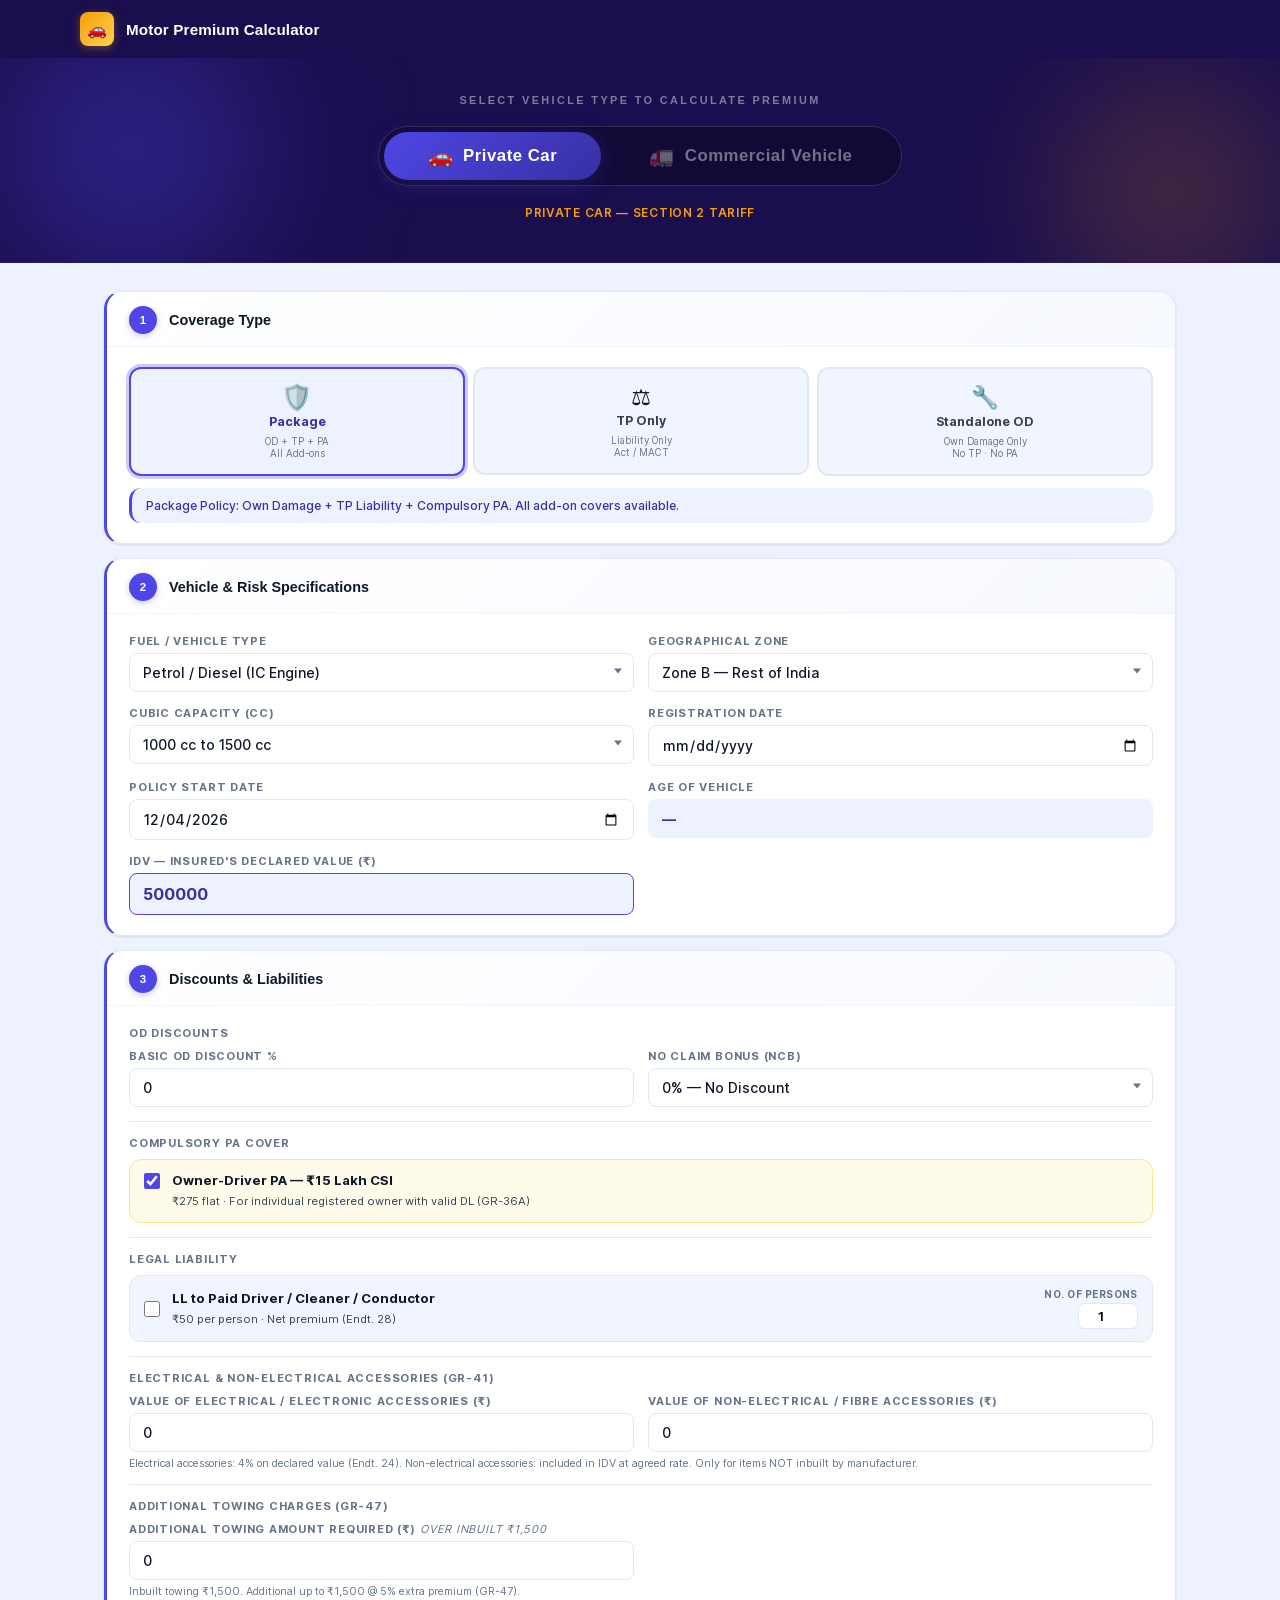
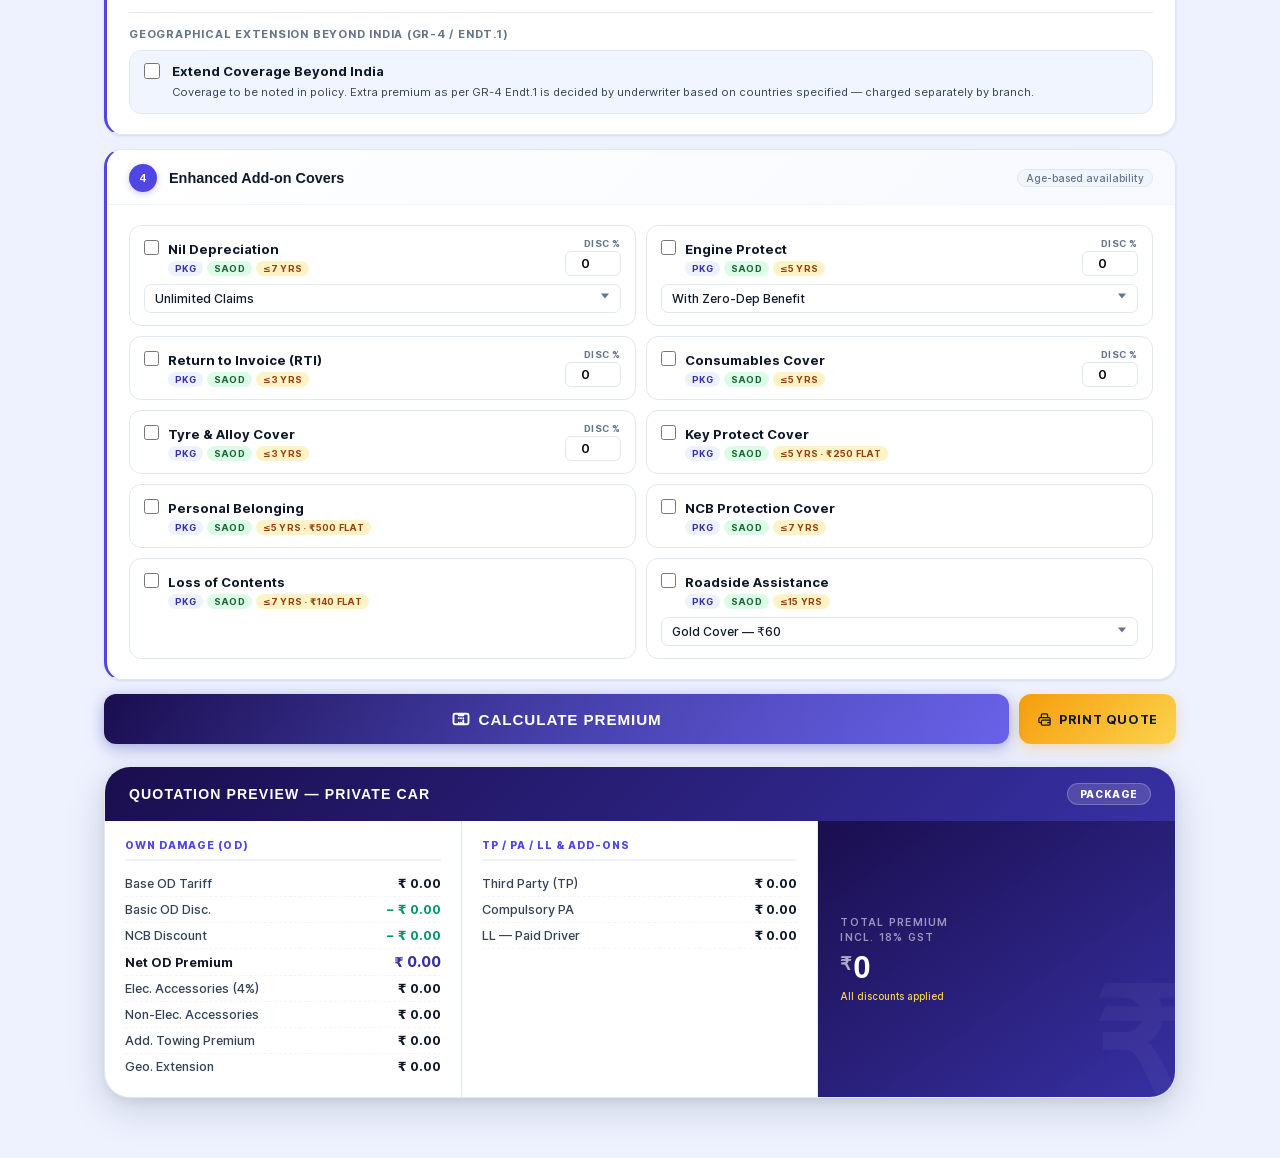
<file: pwa/index.html>
<!DOCTYPE html>
<html lang="en">
<head>
  <!-- PWA -->
  <link rel="manifest" href="./manifest.json">
  <meta name="mobile-web-app-capable" content="yes">
  <meta name="apple-mobile-web-app-capable" content="yes">
  <meta name="apple-mobile-web-app-status-bar-style" content="black-translucent">
  <meta name="apple-mobile-web-app-title" content="NIA Calculator">
  <meta name="theme-color" content="#0A1F5C">
  <link rel="apple-touch-icon" href="./icons/icon-192.png">

<meta charset="UTF-8">
<meta name="viewport" content="width=device-width, initial-scale=1.0">
<title>Motor Premium Calculator — Private Car &amp; Commercial Vehicle</title>
<style>
/* ═══════════════════════════════════════════════════════════
   DESIGN TOKENS
═══════════════════════════════════════════════════════════ */
:root {
  /* PC theme — Violet/Indigo */
  --pc-deep:   #1A0E4E;
  --pc-mid:    #3730A3;
  --pc-vivid:  #4F46E5;
  --pc-soft:   #EEF2FF;
  --pc-glow:   rgba(79,70,229,.28);

  /* CV theme — Emerald */
  --cv-deep:   #052E1C;
  --cv-mid:    #065F46;
  --cv-vivid:  #059669;
  --cv-soft:   #ECFDF5;
  --cv-glow:   rgba(5,150,105,.28);

  /* Active theme (JS toggles body.cv-mode) */
  --th-deep:   var(--pc-deep);
  --th-mid:    var(--pc-mid);
  --th-vivid:  var(--pc-vivid);
  --th-soft:   var(--pc-soft);
  --th-glow:   var(--pc-glow);

  /* Shared */
  --amber:     #F59E0B;
  --amber-lt:  #FCD34D;
  --amber-dk:  #D97706;
  --teal:      #059669;
  --red:       #EF4444;
  --ink:       #0F172A;
  --ink-mid:   #334155;
  --ink-lite:  #64748B;
  --border:    #E2E8F0;
  --border-lt: #F1F5FF;
  --white:     #FFFFFF;
  --bg:        #EEF2FF;
  --shadow-sm: 0 1px 3px rgba(15,23,42,.07), 0 1px 2px rgba(15,23,42,.04);
  --shadow-md: 0 4px 16px rgba(15,23,42,.10), 0 2px 6px rgba(15,23,42,.06);
  --shadow-lg: 0 12px 40px rgba(15,23,42,.14), 0 4px 12px rgba(15,23,42,.08);
  --r-sm: 8px; --r-md: 12px; --r-lg: 18px; --r-xl: 26px;
}
body.cv-mode {
  --th-deep:  var(--cv-deep);
  --th-mid:   var(--cv-mid);
  --th-vivid: var(--cv-vivid);
  --th-soft:  var(--cv-soft);
  --th-glow:  var(--cv-glow);
  --bg:       #E8F5F0;
}

/* ═══ RESET & BASE ══════════════════════════════════════════ */
*, *::before, *::after { box-sizing: border-box; margin: 0; padding: 0; }
html { font-size: 16px; scroll-behavior: smooth; }
body {
  font-family: 'Inter', system-ui, sans-serif;
  background: var(--bg);
  color: var(--ink);
  -webkit-font-smoothing: antialiased;
  min-height: 100vh;
  transition: background .5s ease;
}
input, select, button { font-family: inherit; }
.hidden { display: none !important; }

/* ═══ KEYFRAMES ═════════════════════════════════════════════ */
@keyframes fadeUp {
  from { opacity: 0; transform: translateY(16px); }
  to   { opacity: 1; transform: translateY(0); }
}
@keyframes drift1 {
  0%,100% { transform: translate(0,0) scale(1); }
  33%      { transform: translate(30px,-20px) scale(1.05); }
  66%      { transform: translate(-20px,15px) scale(.97); }
}
@keyframes drift2 {
  0%,100% { transform: translate(0,0) scale(1); }
  33%      { transform: translate(-25px,20px) scale(1.04); }
  66%      { transform: translate(20px,-10px) scale(.98); }
}
@keyframes pulseGlow {
  0%,100% { box-shadow: 0 0 0 0 var(--th-glow); }
  50%      { box-shadow: 0 0 0 10px transparent; }
}
@keyframes shimmer {
  0%   { background-position: -200% center; }
  100% { background-position:  200% center; }
}

/* ═══ TITLE BAR ═════════════════════════════════════════════ */
.app-header-bar {
  background: var(--th-deep);
  padding: 0 28px;
  transition: background .5s ease;
  position: relative;
  z-index: 10;
}
.app-header-bar-inner {
  max-width: 1120px; margin: 0 auto;
  display: flex; align-items: center; gap: 12px; padding: 12px 0;
}
.vs-logo {
  width: 34px; height: 34px; border-radius: 8px;
  background: linear-gradient(135deg, var(--amber), var(--amber-lt));
  display: flex; align-items: center; justify-content: center; font-size: 16px;
  flex-shrink: 0; transition: background .5s ease;
  box-shadow: 0 2px 8px rgba(245,158,11,.35);
}
.vs-title {
  font-family: 'Sora', sans-serif; font-size: .95rem; font-weight: 800;
  color: #fff; letter-spacing: .01em;
}

/* ═══ HERO — VEHICLE SWITCHER ═══════════════════════════════ */
.vehicle-switcher {
  background: var(--th-deep);
  padding: 36px 28px 42px;
  position: relative; overflow: hidden;
  transition: background .5s ease;
  border-bottom: 1px solid rgba(255,255,255,.06);
}
.vehicle-switcher::before,
.vehicle-switcher::after {
  content: '';
  position: absolute;
  border-radius: 50%;
  filter: blur(70px);
  pointer-events: none;
  opacity: .55;
  transition: background .5s ease;
}
.vehicle-switcher::before {
  width: 380px; height: 380px;
  background: radial-gradient(circle, var(--th-vivid), transparent 70%);
  top: -100px; left: -60px;
  animation: drift1 12s ease-in-out infinite;
}
.vehicle-switcher::after {
  width: 300px; height: 300px;
  background: radial-gradient(circle, var(--amber), transparent 70%);
  bottom: -80px; right: -40px; opacity: .35;
  animation: drift2 16s ease-in-out infinite;
}
.vs-inner {
  max-width: 1120px; margin: 0 auto;
  display: flex; flex-direction: column; align-items: center; gap: 20px;
  position: relative; z-index: 2;
}
.vs-chooser-label {
  font-family: 'Sora', sans-serif;
  font-size: .68rem; font-weight: 700;
  color: rgba(255,255,255,.45);
  text-transform: uppercase; letter-spacing: .22em;
}
.mode-toggle {
  display: flex; align-items: center;
  background: rgba(0,0,0,.30);
  border: 1.5px solid rgba(255,255,255,.14);
  border-radius: 60px; padding: 5px; gap: 4px;
  backdrop-filter: blur(10px);
}
.mode-btn {
  padding: 12px 44px; border-radius: 50px; border: none; cursor: pointer;
  font-family: 'Sora', sans-serif; font-size: 1.05rem; font-weight: 800;
  letter-spacing: .03em; transition: all .28s cubic-bezier(.4,0,.2,1);
  background: transparent; color: rgba(255,255,255,.42);
  display: flex; align-items: center; gap: 10px; white-space: nowrap;
}
.mode-btn .m-icon { font-size: 1.25rem; }
.mode-btn.active {
  background: linear-gradient(135deg, var(--th-vivid), var(--th-mid));
  color: #fff;
  box-shadow: 0 4px 20px var(--th-glow), 0 2px 8px rgba(0,0,0,.25);
  animation: pulseGlow 2.5s ease-in-out infinite;
}
.mode-btn:hover:not(.active) {
  color: rgba(255,255,255,.8);
  background: rgba(255,255,255,.08);
}
.vs-active-label {
  font-size: .74rem; font-weight: 600;
  color: var(--amber); letter-spacing: .06em; text-transform: uppercase;
  transition: color .5s ease;
}

/* ═══ MAIN LAYOUT ═══════════════════════════════════════════ */
.app-main { max-width: 1120px; margin: 0 auto; padding: 28px 24px 60px; }
.input-area { display: flex; flex-direction: column; gap: 0; }

/* ═══ CARDS ═════════════════════════════════════════════════ */
.card {
  background: var(--white);
  border: 1px solid var(--border);
  border-left: 3.5px solid var(--th-vivid);
  border-radius: var(--r-lg);
  box-shadow: var(--shadow-sm);
  overflow: hidden;
  margin-bottom: 14px;
  transition: border-color .5s ease, box-shadow .2s;
}
.card:hover { box-shadow: var(--shadow-md); }
.card-header {
  display: flex; align-items: center; gap: 12px;
  padding: 14px 22px 12px;
  border-bottom: 1px solid var(--border-lt);
  background: linear-gradient(135deg, rgba(255,255,255,.9), rgba(241,245,255,.6));
}
.s-num {
  width: 28px; height: 28px; border-radius: 50%;
  background: var(--th-vivid); color: #fff;
  display: flex; align-items: center; justify-content: center;
  font-family: 'Sora', sans-serif; font-size: .72rem; font-weight: 800;
  flex-shrink: 0; transition: background .5s ease;
  box-shadow: 0 2px 6px var(--th-glow);
}
.card-header h2 {
  font-family: 'Sora', sans-serif; font-size: .9rem; font-weight: 700;
  color: var(--ink); flex: 1;
}
.ch-note {
  font-size: .64rem; color: var(--ink-lite); font-weight: 500;
  background: var(--border-lt); padding: 2px 8px; border-radius: 20px;
  border: 1px solid var(--border);
}
.card-body { padding: 20px 22px; }

/* ═══ COVERAGE TABS ═════════════════════════════════════════ */
.cov-tabs { display: grid; grid-template-columns: 1fr 1fr 1fr; gap: 8px; }
.cov-tab { position: relative; }
.cov-tab input[type=radio] { position: absolute; opacity: 0; pointer-events: none; }
.cov-tab-label {
  display: flex; flex-direction: column; align-items: center; gap: 4px;
  padding: 14px 8px; border-radius: var(--r-md);
  border: 2px solid var(--border);
  background: var(--border-lt);
  cursor: pointer; transition: all .22s cubic-bezier(.4,0,.2,1); text-align: center;
}
.tab-icon { font-size: 1.4rem; transition: transform .22s; }
.tab-name {
  font-size: .78rem; font-weight: 700; color: var(--ink-mid);
  line-height: 1.2; transition: color .2s;
}
.tab-desc { font-size: .61rem; color: var(--ink-lite); line-height: 1.25; margin-top: 2px; }
.cov-tab input:checked + .cov-tab-label {
  border-color: var(--th-vivid);
  background: var(--th-soft);
  box-shadow: 0 0 0 3px var(--th-glow);
}
.cov-tab input:checked + .cov-tab-label .tab-name { color: var(--th-mid); }
.cov-tab input:checked + .cov-tab-label .tab-icon { transform: scale(1.12); }
.cov-tab-label:hover { border-color: var(--th-vivid); background: var(--th-soft); }

.cov-banner {
  margin-top: 12px; padding: 10px 14px;
  background: var(--th-soft); border-radius: var(--r-md);
  font-size: .76rem; color: var(--th-mid); font-weight: 500;
  border-left: 3px solid var(--th-vivid);
  transition: background .4s, color .4s, border-color .4s;
}

/* ═══ FORM ══════════════════════════════════════════════════ */
.form-grid { display: grid; grid-template-columns: 1fr 1fr; gap: 14px; }
.form-grid.cols3 { grid-template-columns: 1fr 1fr 1fr; }
@media(max-width:600px) { .form-grid, .form-grid.cols3 { grid-template-columns: 1fr; } }

.field-g { display: flex; flex-direction: column; gap: 5px; }
.f-label {
  font-size: .69rem; font-weight: 700; color: var(--ink-lite);
  text-transform: uppercase; letter-spacing: .07em;
}
.f-inp, .f-sel {
  width: 100%;
  background: var(--white);
  border: 1.5px solid var(--border);
  border-radius: var(--r-sm);
  padding: 10px 13px;
  font-size: .875rem; font-weight: 500; color: var(--ink);
  transition: border-color .18s, box-shadow .18s;
  outline: none; appearance: none;
}
.f-inp:focus, .f-sel:focus {
  border-color: var(--th-vivid);
  box-shadow: 0 0 0 3px var(--th-glow);
  background: #FAFCFF;
}
.f-inp.readonly {
  background: var(--th-soft);
  color: var(--th-mid); font-weight: 700;
  cursor: default; border-color: transparent;
}
.f-inp.idv-f {
  font-size: 1rem; font-weight: 700;
  color: var(--th-mid); border-color: var(--th-vivid);
  background: var(--th-soft);
}
.sel-wrap { position: relative; }
.sel-wrap::after {
  content: '';
  position: absolute; right: 12px; top: 50%; transform: translateY(-50%);
  border: 4px solid transparent; border-top: 5px solid var(--ink-lite);
  pointer-events: none;
}
.idv-warn { font-size: .7rem; color: #B45309; font-weight: 600; margin-top: 3px; }
.sub-label {
  font-size: .69rem; font-weight: 700; color: var(--ink-lite);
  text-transform: uppercase; letter-spacing: .07em; margin-bottom: 9px;
}
.sec-div { height: 1px; background: var(--border); margin: 14px 0; }

/* ═══ CHECK BLOCKS ══════════════════════════════════════════ */
.check-block {
  display: flex; align-items: flex-start; gap: 12px;
  background: #FFFBEB; border: 1.5px solid #FDE68A;
  border-radius: var(--r-md); padding: 12px 14px; cursor: pointer;
  transition: all .18s;
}
.check-block:hover { border-color: var(--amber); box-shadow: 0 0 0 3px rgba(245,158,11,.12); }
.check-block.neutral { background: var(--border-lt); border-color: var(--border); }
.check-block.neutral:hover { border-color: var(--th-vivid); box-shadow: 0 0 0 3px var(--th-glow); }
.check-block + .check-block { margin-top: 8px; }
.check-block input[type=checkbox] {
  width: 16px; height: 16px; accent-color: var(--th-vivid);
  cursor: pointer; flex-shrink: 0; margin-top: 1px;
}
.cbt strong { display: block; font-size: .82rem; font-weight: 700; color: var(--ink); line-height: 1.3; }
.cbt span { font-size: .7rem; color: var(--ink-mid); line-height: 1.4; }

/* ═══ ADDON GRID ════════════════════════════════════════════ */
.addon-grid { display: grid; grid-template-columns: 1fr 1fr; gap: 10px; }
@media(max-width:600px) { .addon-grid { grid-template-columns: 1fr; } }

.addon-card {
  border: 1.5px solid var(--border);
  border-radius: var(--r-md);
  padding: 12px 14px;
  background: var(--white);
  display: flex; flex-direction: column; gap: 8px;
  transition: border-color .2s, box-shadow .2s, background .2s;
  cursor: default;
}
.addon-card.active {
  border-color: var(--th-vivid);
  background: var(--th-soft);
  box-shadow: 0 0 0 3px var(--th-glow);
}
.addon-card.age-disabled { opacity: .38; pointer-events: none; filter: grayscale(.4); }
.addon-card.cov-hidden { display: none !important; }

.addon-top { display: flex; align-items: flex-start; justify-content: space-between; gap: 8px; }
.addon-lbl { display: flex; align-items: flex-start; gap: 9px; cursor: pointer; flex: 1; }
.addon-lbl input[type=checkbox] {
  width: 15px; height: 15px; accent-color: var(--th-vivid);
  cursor: pointer; flex-shrink: 0; margin-top: 2px;
}
.aname { font-size: .82rem; font-weight: 700; color: var(--ink); line-height: 1.3; }
.ameta { display: flex; align-items: center; gap: 4px; flex-wrap: wrap; margin-top: 3px; }
.atag {
  padding: 2px 7px; border-radius: 20px;
  font-weight: 700; letter-spacing: .03em;
  font-size: .57rem; text-transform: uppercase;
}
.atag.t-pkg  { background: var(--th-soft); color: var(--th-mid); }
.atag.t-saod { background: #DCFCE7; color: #166534; }
.atag.t-cv   { background: #D1FAE5; color: #065F46; }
.atag.t-age  { background: #FEF3C7; color: #92400E; }
.atag.t-off  { background: #FEE2E2; color: #991B1B; }

.disc-g { display: flex; flex-direction: column; align-items: flex-end; gap: 2px; flex-shrink: 0; }
.disc-g label { font-size: .59rem; font-weight: 700; color: var(--ink-lite); text-transform: uppercase; letter-spacing: .06em; }
.disc-g input {
  width: 56px; border: 1.5px solid var(--border); border-radius: 6px;
  padding: 4px 7px; font-size: .76rem; font-weight: 600;
  text-align: center; outline: none; background: var(--white);
  transition: border-color .18s;
}
.disc-g input:focus { border-color: var(--amber); box-shadow: 0 0 0 2px rgba(245,158,11,.2); }
.addon-sub {
  width: 100%; background: var(--white); border: 1.5px solid var(--border);
  border-radius: 7px; padding: 6px 10px; font-size: .76rem;
  font-weight: 500; color: var(--ink); outline: none; appearance: none;
  transition: border-color .18s;
}
.addon-sub:focus { border-color: var(--th-vivid); }

/* ═══ ACTION BUTTONS ════════════════════════════════════════ */
.action-row { display: grid; grid-template-columns: 1fr auto; gap: 10px; margin-top: 4px; }

.btn-calc {
  position: relative; overflow: hidden;
  background: linear-gradient(135deg, var(--th-deep) 0%, var(--th-mid) 50%, var(--th-vivid) 100%);
  color: #fff; border: none; border-radius: var(--r-md);
  padding: 16px 0;
  font-family: 'Sora', sans-serif; font-size: .95rem; font-weight: 800;
  letter-spacing: .06em; text-transform: uppercase; cursor: pointer;
  display: flex; align-items: center; justify-content: center; gap: 9px;
  box-shadow: 0 4px 18px var(--th-glow), var(--shadow-md);
  transition: transform .18s, box-shadow .2s;
}
.btn-calc::before {
  content: '';
  position: absolute; inset: 0;
  pointer-events: none;
  background: linear-gradient(90deg, transparent, rgba(255,255,255,.15), transparent);
  background-size: 200% 100%;
  animation: shimmer 2.8s linear infinite;
}
.btn-calc:hover {
  transform: translateY(-2px);
  box-shadow: 0 8px 28px var(--th-glow), var(--shadow-lg);
}
.btn-calc:active { transform: translateY(0); }

.btn-print {
  background: linear-gradient(135deg, var(--amber), var(--amber-lt));
  color: var(--ink); border: none; border-radius: var(--r-md);
  padding: 16px 18px; font-weight: 700; font-size: .78rem;
  letter-spacing: .05em; text-transform: uppercase; cursor: pointer;
  display: flex; align-items: center; justify-content: center; gap: 7px;
  box-shadow: 0 4px 14px rgba(245,158,11,.3);
  transition: transform .18s, box-shadow .2s, filter .2s;
  white-space: nowrap;
}
.btn-print:hover { filter: brightness(1.07); transform: translateY(-2px); box-shadow: 0 8px 22px rgba(245,158,11,.4); }
.btn-print svg { width: 15px; height: 15px; }

/* ═══ QUOTE PANEL ═══════════════════════════════════════════ */
.quote-panel {
  background: var(--white);
  border: 1.5px solid var(--border);
  border-radius: var(--r-xl);
  box-shadow: var(--shadow-lg);
  overflow: hidden; margin-top: 22px;
}
.qp-head {
  background: linear-gradient(135deg, var(--th-deep) 0%, var(--th-mid) 100%);
  padding: 16px 24px; display: flex; align-items: center; gap: 12px;
  transition: background .5s ease;
}
.qp-head h2 {
  font-family: 'Sora', sans-serif; font-size: .88rem; font-weight: 700;
  color: #fff; text-transform: uppercase; letter-spacing: .08em; flex: 1;
}
.qp-pill {
  font-size: .63rem; font-weight: 800; padding: 4px 12px; border-radius: 20px;
  background: rgba(255,255,255,.15); color: #fff; letter-spacing: .06em;
  text-transform: uppercase; border: 1px solid rgba(255,255,255,.22);
  backdrop-filter: blur(4px);
}
.qp-body { display: grid; grid-template-columns: 1fr 1fr 1fr; }
@media(max-width:700px) {
  .qp-body { grid-template-columns: 1fr; }
  .qp-col { border-right: none !important; border-bottom: 1px solid var(--border); }
}
.qp-col { padding: 18px 20px; border-right: 1px solid var(--border); }
.qp-col:last-child { border-right: none; }
.qp-col-ttl {
  font-size: .65rem; font-weight: 800; color: var(--th-vivid);
  text-transform: uppercase; letter-spacing: .1em;
  margin-bottom: 10px; padding-bottom: 7px;
  border-bottom: 2px solid var(--th-soft);
  transition: color .4s, border-color .4s;
}
.qrow {
  display: flex; justify-content: space-between; align-items: baseline;
  padding: 5px 0; font-size: .79rem;
  border-bottom: 1px dashed var(--border-lt);
}
.qrow:last-of-type { border-bottom: none; }
.qlbl { color: var(--ink-mid); font-weight: 500; }
.qval { font-weight: 700; color: var(--ink); font-variant-numeric: tabular-nums; }
.qrow.disc .qval { color: var(--teal); }
.qrow.bold-r .qlbl { font-weight: 700; color: var(--ink); }
.qrow.bold-r .qval { font-weight: 800; color: var(--th-mid); font-size: .84rem; }
.qrow.acc-r .qlbl { color: var(--th-mid); font-weight: 600; }
.qrow.acc-r .qval { color: var(--th-vivid); font-weight: 700; }

.q-total-col {
  background: linear-gradient(145deg, var(--th-deep), var(--th-mid));
  padding: 24px 22px; display: flex; flex-direction: column; justify-content: center;
  transition: background .5s ease;
  position: relative; overflow: hidden;
}
.q-total-col::before {
  content: '₹';
  position: absolute; right: -10px; bottom: -20px;
  font-size: 9rem; font-family: 'Sora', sans-serif; font-weight: 900;
  color: rgba(255,255,255,.04); pointer-events: none; line-height: 1;
  user-select: none;
}
.q-ttl-lbl {
  font-size: .65rem; color: rgba(255,255,255,.55);
  text-transform: uppercase; letter-spacing: .12em; font-weight: 600; margin-bottom: 6px;
  line-height: 1.5;
}
.q-ttl-amt {
  font-family: 'Sora', sans-serif; font-size: 1.95rem; font-weight: 900;
  color: #fff; line-height: 1; font-variant-numeric: tabular-nums;
}
.q-ttl-amt .rs { font-size: 1.1rem; opacity: .65; margin-right: 2px; vertical-align: top; line-height: 1.42; }
.q-ttl-gst {
  font-size: .61rem; color: var(--amber-lt); margin-top: 7px; font-weight: 500; line-height: 1.4;
}

/* ═══ PRINT ═════════════════════════════════════════════════ */
@media print {
  body { background: #fff !important; -webkit-print-color-adjust: exact !important; print-color-adjust: exact !important; }
  @page { size: A4 portrait; margin: 1.2cm; }
  .app-header-bar, .vehicle-switcher, .app-main, .no-print { display: none !important; }
  .print-doc { display: block !important; }
}
.print-doc { display: none; }

/* ═══════════════════════════════════════════════════════
   MOBILE RESPONSIVENESS
═══════════════════════════════════════════════════════ */
html, body { overflow-x: hidden; }
@media (max-width: 768px) {
  .f-inp, .f-sel, .addon-sub, .disc-g input { font-size: 16px; min-height: 44px; padding: 10px 13px; }
  .check-block input[type=checkbox], .addon-lbl input[type=checkbox] { width: 20px; height: 20px; flex-shrink: 0; }
  .card-body { padding: 16px 16px; } .card-header { padding: 12px 16px 10px; } .qp-col { padding: 14px 16px; }
}
@media (max-width: 480px) {
  .vehicle-switcher { padding: 24px 16px 28px; }
  .vehicle-switcher::before { width: 200px; height: 200px; top: -60px; left: -40px; }
  .vehicle-switcher::after  { width: 160px; height: 160px; bottom: -40px; right: -20px; }
  .mode-toggle { padding: 4px; gap: 3px; border-radius: 50px; }
  .mode-btn { padding: 10px 18px; font-size: .82rem; letter-spacing: .01em; }
  .mode-btn .m-icon { font-size: 1rem; }
  .vs-chooser-label { font-size: .62rem; letter-spacing: .14em; }
  .vs-active-label  { font-size: .68rem; }
  .app-header-bar-inner { padding: 10px 0; gap: 10px; }
  .vs-logo { width: 30px; height: 30px; font-size: 14px; }
  .vs-title { font-size: .82rem; }
  .app-main { padding: 16px 12px 48px; }
  .card { margin-bottom: 10px; border-radius: 12px; }
  .card-body { padding: 14px 12px; }
  .card-header { padding: 11px 14px 9px; gap: 9px; }
  .card-header h2 { font-size: .82rem; }
  .s-num { width: 24px; height: 24px; font-size: .65rem; }
  .ch-note { display: none; }
  .cov-tabs { gap: 6px; }
  .cov-tab-label { padding: 10px 4px; border-radius: 8px; }
  .tab-icon  { font-size: 1.2rem; }
  .tab-name  { font-size: .7rem; }
  .tab-desc  { font-size: .56rem; line-height: 1.2; }
  .cov-banner { font-size: .72rem; padding: 8px 11px; }
  .sub-label { margin-bottom: 7px; } .sec-div { margin: 10px 0; }
  .f-label { font-size: .65rem; letter-spacing: .05em; }
  .action-row { grid-template-columns: 1fr; gap: 8px; }
  .btn-calc  { padding: 14px 0; font-size: .88rem; border-radius: 10px; }
  .btn-print { padding: 12px 0; font-size: .75rem; border-radius: 10px; width: 100%; }
  .quote-panel { border-radius: 14px; margin-top: 16px; }
  .qp-head { padding: 12px 16px; }
  .qp-head h2 { font-size: .78rem; letter-spacing: .05em; }
  .qp-pill { font-size: .58rem; padding: 3px 8px; }
  .qp-col-ttl { font-size: .6rem; letter-spacing: .07em; }
  .qrow { font-size: .75rem; padding: 4px 0; }
  .q-total-col { padding: 18px 16px; }
  .q-ttl-lbl { font-size: .6rem; letter-spacing: .09em; }
  .q-ttl-amt { font-size: 1.65rem; }
  .q-ttl-gst { font-size: .57rem; }
  .addon-card { padding: 10px 11px; border-radius: 10px; }
  .aname { font-size: .78rem; }
  .atag  { font-size: .53rem; padding: 1px 5px; }
  .disc-g input { width: 50px; font-size: .74rem; }
  .check-block { padding: 10px 12px; gap: 10px; border-radius: 10px; }
  .cbt strong  { font-size: .78rem; }
  .cbt span    { font-size: .66rem; }
  input[type=number][style*="width:60px"] { width: 54px !important; font-size: 14px; }
}
@media (max-width: 360px) {
  .mode-btn { padding: 9px 12px; font-size: .76rem; }
  .mode-btn .m-icon { font-size: .9rem; }
  .card-body { padding: 12px 10px; }
  .qp-col    { padding: 12px 12px; }
  .q-ttl-amt { font-size: 1.45rem; }
}
</style>
<style>
@font-face{font-family:'Inter';font-weight:400;src:url('[data-uri]') format('woff2');}
@font-face{font-family:'Inter';font-weight:500;src:url('[data-uri]') format('woff2');}
@font-face{font-family:'Inter';font-weight:600;src:url('[data-uri]') format('woff2');}
@font-face{font-family:'Inter';font-weight:700;src:url('[data-uri]') format('woff2');}
@font-face{font-family:'Inter';font-weight:800;src:url('[data-uri]') format('woff2');}
@font-face{font-family:'Sora';font-weight:700;src:url('[data-uri]') format('woff2');}
@font-face{font-family:'Sora';font-weight:800;src:url('[data-uri]') format('woff2');}
@font-face{font-family:'Sora';font-weight:900;src:url('[data-uri]') format('woff2');}
</style>
</head>
<body>

<!-- ════════════ TITLE BAR ════════════════════════════════ -->
<div class="app-header-bar">
  <div class="app-header-bar-inner">
    <div class="vs-logo" id="vsLogo">🚗</div>
    <div>
      <div class="vs-title" id="vsTitle">Motor Premium Calculator</div>
    </div>
  </div>
</div>

<!-- ════════════ VEHICLE TYPE SELECTOR — HERO ══════════ -->
<div class="vehicle-switcher" id="switcher">
  <div class="vs-inner">
    <div class="vs-chooser-label">Select Vehicle Type to Calculate Premium</div>
    <div class="mode-toggle">
      <button class="mode-btn active" id="btnPC" onclick="setMode('PC')">
        <span class="m-icon">🚗</span>Private Car
      </button>
      <button class="mode-btn" id="btnCV" onclick="setMode('CV')">
        <span class="m-icon">🚛</span>Commercial Vehicle
      </button>
    </div>
    <div class="vs-active-label" id="vsActiveLbl">Private Car — Section 2 Tariff</div>
  </div>
</div>

<!-- ════════════════════════════════════════════════════════
     MAIN
════════════════════════════════════════════════════════ -->
<main class="app-main">
<div class="input-area">

<!-- ╔══════════════════════════════════════════════════════
     PRIVATE CAR SECTION
═══════════════════════════════════════════════════════ -->
<div id="pcSection">

  <!-- PC STEP 1: Coverage Type -->
  <div class="card">
    <div class="card-header"><div class="s-num">1</div><h2>Coverage Type</h2></div>
    <div class="card-body">
      <div class="cov-tabs">
        <div class="cov-tab">
          <input type="radio" name="pcCov" id="pcCov_pkg" value="PKG" checked onchange="pcCovChange()">
          <label class="cov-tab-label" for="pcCov_pkg">
            <span class="tab-icon">🛡️</span><span class="tab-name">Package</span>
            <span class="tab-desc">OD + TP + PA<br>All Add-ons</span>
          </label>
        </div>
        <div class="cov-tab">
          <input type="radio" name="pcCov" id="pcCov_tp" value="TP" onchange="pcCovChange()">
          <label class="cov-tab-label" for="pcCov_tp">
            <span class="tab-icon">⚖️</span><span class="tab-name">TP Only</span>
            <span class="tab-desc">Liability Only<br>Act / MACT</span>
          </label>
        </div>
        <div class="cov-tab">
          <input type="radio" name="pcCov" id="pcCov_saod" value="SAOD" onchange="pcCovChange()">
          <label class="cov-tab-label" for="pcCov_saod">
            <span class="tab-icon">🔧</span><span class="tab-name">Standalone OD</span>
            <span class="tab-desc">Own Damage Only<br>No TP · No PA</span>
          </label>
        </div>
      </div>
      <div class="cov-banner" id="pcCovBanner">Package Policy: Own Damage + TP Liability + Compulsory PA. All add-on covers available.</div>
    </div>
  </div>

  <!-- PC STEP 2: Vehicle & Risk -->
  <div class="card">
    <div class="card-header"><div class="s-num">2</div><h2>Vehicle &amp; Risk Specifications</h2></div>
    <div class="card-body">
      <div class="form-grid">
        <div class="field-g">
          <label class="f-label">Fuel / Vehicle Type</label>
          <div class="sel-wrap"><select id="pcVehicleType" class="f-sel" onchange="pcVehicleChange()">
            <option value="IC">Petrol / Diesel (IC Engine)</option>
            <option value="CNG_FACTORY">CNG / LPG — Factory Fitted</option>
            <option value="CNG_KIT">CNG / LPG — Kit Installed</option>
            <option value="EV">Battery Electric (BEV)</option>
            <option value="HEV">Hybrid Electric (HEV)</option>
          </select></div>
        </div>
        <div class="field-g">
          <label class="f-label">Geographical Zone</label>
          <div class="sel-wrap"><select id="pcZone" class="f-sel">
            <option value="A">Zone A — Metro Cities</option>
            <option value="B" selected>Zone B — Rest of India</option>
          </select></div>
        </div>
        <div class="field-g" id="pcCcField">
          <label class="f-label">Cubic Capacity (CC)</label>
          <div class="sel-wrap"><select id="pcCC" class="f-sel">
            <option value="under1000">Not exceeding 1000 cc</option>
            <option value="1000to1500" selected>1000 cc to 1500 cc</option>
            <option value="over1500">Exceeding 1500 cc</option>
          </select></div>
        </div>
        <div class="field-g hidden" id="pcKwField">
          <label class="f-label">Motor Power (KW)</label>
          <div class="sel-wrap"><select id="pcKW" class="f-sel">
            <option value="under30">Up to 30 KW</option>
            <option value="30to65">30 KW to 65 KW</option>
            <option value="over65">Above 65 KW</option>
          </select></div>
        </div>
        <div class="field-g hidden" id="pcCngKitField">
          <label class="f-label">Value of CNG / LPG Kit (₹)</label>
          <input type="number" id="pcCngKitVal" class="f-inp" value="0" min="0">
        </div>
        <div class="field-g">
          <label class="f-label">Registration Date</label>
          <input type="date" id="pcRegDate" class="f-inp" onchange="pcUpdateAge()">
        </div>
        <div class="field-g">
          <label class="f-label">Policy Start Date</label>
          <input type="date" id="pcPolDate" class="f-inp" onchange="pcUpdateAge()">
        </div>
        <div class="field-g">
          <label class="f-label">Age of Vehicle</label>
          <input type="text" id="pcAgeDisplay" class="f-inp readonly" readonly value="—">
          <input type="hidden" id="pcAgeBr" value="1">
          <input type="hidden" id="pcAgeYr" value="0">
        </div>
        <div class="field-g" id="pcIdvField">
          <label class="f-label">IDV — Insured's Declared Value (₹)</label>
          <input type="number" id="pcIDV" class="f-inp idv-f" value="500000" min="0">
          <p id="pcIdvWarn" class="idv-warn hidden"></p>
        </div>
      </div>
    </div>
  </div>

  <!-- PC STEP 3: Discounts & Liabilities -->
  <div class="card">
    <div class="card-header"><div class="s-num">3</div><h2>Discounts &amp; Liabilities</h2></div>
    <div class="card-body">
      <div id="pcOdDiscBlock">
        <p class="sub-label">OD Discounts</p>
        <div class="form-grid" style="margin-bottom:13px">
          <div class="field-g">
            <label class="f-label">Basic OD Discount %</label>
            <input type="number" id="pcOdDisc" class="f-inp" value="0" min="0" max="100">
          </div>
          <div class="field-g">
            <label class="f-label">No Claim Bonus (NCB)</label>
            <div class="sel-wrap"><select id="pcNCB" class="f-sel">
              <option value="0">0% — No Discount</option>
              <option value="20">20%</option>
              <option value="25">25%</option>
              <option value="35">35%</option>
              <option value="45">45%</option>
              <option value="50">50%</option>
            </select></div>
          </div>
        </div>
        <div class="sec-div"></div>
      </div>
      <div id="pcPaBlock">
        <p class="sub-label">Compulsory PA Cover</p>
        <label class="check-block">
          <input type="checkbox" id="pcCompPA" checked>
          <div class="cbt"><strong>Owner-Driver PA — ₹15 Lakh CSI</strong><span>₹275 flat · For individual registered owner with valid DL (GR-36A)</span></div>
        </label>
        <div class="sec-div"></div>
      </div>
      <div id="pcLlBlock">
        <p class="sub-label">Legal Liability</p>
        <div class="check-block neutral" style="align-items:center">
          <input type="checkbox" id="pcLL" style="margin-top:0">
          <div class="cbt" style="flex:1"><strong>LL to Paid Driver / Cleaner / Conductor</strong><span>₹50 per person · Net premium (Endt. 28)</span></div>
          <div style="display:flex;flex-direction:column;align-items:flex-end;gap:3px;flex-shrink:0">
            <label style="font-size:.62rem;font-weight:700;color:var(--ink-lite);text-transform:uppercase;letter-spacing:.05em">No. of Persons</label>
            <input type="number" id="pcLLPersons" value="1" min="1" max="10" style="width:60px;border:1.5px solid var(--border);border-radius:6px;padding:4px 8px;font-size:.82rem;font-weight:600;text-align:center;outline:none;background:var(--white)">
          </div>
        </div>
      </div>

      <!-- ELECTRICAL/ELECTRONIC ACCESSORIES -->
      <div class="sec-div"></div>
      <div id="pcElecBlock">
        <p class="sub-label">Electrical &amp; Non-Electrical Accessories (GR-41)</p>
        <div class="form-grid" style="margin-bottom:0">
          <div class="field-g">
            <label class="f-label">Value of Electrical / Electronic Accessories (₹)</label>
            <input type="number" id="pcElecVal" class="f-inp" value="0" min="0" placeholder="e.g. stereo, camera, GPS not inbuilt">
          </div>
          <div class="field-g">
            <label class="f-label">Value of Non-Electrical / Fibre Accessories (₹)</label>
            <input type="number" id="pcNonElecVal" class="f-inp" value="0" min="0" placeholder="e.g. seat covers, body kits">
          </div>
        </div>
        <p style="font-size:.67rem;color:var(--ink-lite);margin-top:5px">Electrical accessories: 4% on declared value (Endt. 24). Non-electrical accessories: included in IDV at agreed rate. Only for items NOT inbuilt by manufacturer.</p>
      </div>

      <!-- ADDITIONAL TOWING CHARGES — PC -->
      <div class="sec-div"></div>
      <div id="pcTowingBlock">
        <p class="sub-label">Additional Towing Charges (GR-47)</p>
        <div class="form-grid" style="margin-bottom:0">
          <div class="field-g">
            <label class="f-label">Additional Towing Amount Required (₹) <span style="font-weight:400;font-style:italic">over inbuilt ₹1,500</span></label>
            <input type="number" id="pcTowingAmt" class="f-inp" value="0" min="0" max="1500" placeholder="Up to ₹1,500 additional @ 5%">
          </div>
        </div>
        <p style="font-size:.67rem;color:var(--ink-lite);margin-top:5px">Inbuilt towing ₹1,500. Additional up to ₹1,500 @ 5% extra premium (GR-47).</p>
      </div>

      <!-- GEOGRAPHICAL EXTENSION — PC -->
      <div class="sec-div"></div>
      <div id="pcGeoBlock">
        <p class="sub-label">Geographical Extension Beyond India (GR-4 / Endt.1)</p>
        <label class="check-block neutral" style="cursor:pointer">
          <input type="checkbox" id="pcGeoExt" style="margin-top:0">
          <div class="cbt"><strong>Extend Coverage Beyond India</strong><span>Coverage to be noted in policy. Extra premium as per GR-4 Endt.1 is decided by underwriter based on countries specified — charged separately by branch.</span></div>
        </label>
      </div>
    </div>
  </div>

  <!-- PC STEP 4: Add-on Covers -->
  <div class="card">
    <div class="card-header"><div class="s-num">4</div><h2>Enhanced Add-on Covers</h2><span class="ch-note">Age-based availability</span></div>
    <div class="card-body">
      <div id="pcTpNotice" class="hidden" style="padding:8px 12px;background:#FFF8E6;border:1.5px solid #E2C47A;border-radius:8px;font-size:.74rem;color:#7A5C00;font-weight:600;margin-bottom:12px">
        ⚠️ No add-on covers under TP Only policy.
      </div>
      <div class="addon-grid">
        <div class="addon-card" id="pc_card_nilDep" data-maxyr="7" data-allow="PKG">
          <div class="addon-top">
            <label class="addon-lbl"><input type="checkbox" id="pc_nilDep" onchange="pcCardToggle('nilDep')">
              <span><span class="aname">Nil Depreciation</span><div class="ameta"><span class="atag t-pkg">PKG</span><span class="atag t-saod">SAOD</span><span class="atag t-age">≤7 yrs</span><span class="atag t-off hidden" id="pc_dtag_nilDep">Age Exceeded</span></div></span>
            </label>
            <div class="disc-g"><label>Disc %</label><input type="number" id="pc_disc_nilDep" value="0" min="0" max="100"></div>
          </div>
          <div class="sel-wrap"><select id="pc_nilDepClaims" class="addon-sub"><option value="2">2 Claims</option><option value="4">4 Claims</option><option value="unlimited" selected>Unlimited Claims</option></select></div>
        </div>
        <div class="addon-card" id="pc_card_engineProtect" data-maxyr="5" data-allow="PKG">
          <div class="addon-top">
            <label class="addon-lbl"><input type="checkbox" id="pc_engineProtect" onchange="pcCardToggle('engineProtect')">
              <span><span class="aname">Engine Protect</span><div class="ameta"><span class="atag t-pkg">PKG</span><span class="atag t-saod">SAOD</span><span class="atag t-age">≤5 yrs</span><span class="atag t-off hidden" id="pc_dtag_engineProtect">Age Exceeded</span></div></span>
            </label>
            <div class="disc-g"><label>Disc %</label><input type="number" id="pc_disc_engineProtect" value="0" min="0" max="100"></div>
          </div>
          <div class="sel-wrap"><select id="pc_engineProtectType" class="addon-sub"><option value="without">Without Zero-Dep Benefit</option><option value="with" selected>With Zero-Dep Benefit</option></select></div>
        </div>
        <div class="addon-card" id="pc_card_rti" data-maxyr="3" data-allow="PKG">
          <div class="addon-top">
            <label class="addon-lbl"><input type="checkbox" id="pc_rti" onchange="pcCardToggle('rti')">
              <span><span class="aname">Return to Invoice (RTI)</span><div class="ameta"><span class="atag t-pkg">PKG</span><span class="atag t-saod">SAOD</span><span class="atag t-age">≤3 yrs</span><span class="atag t-off hidden" id="pc_dtag_rti">Age Exceeded</span></div></span>
            </label>
            <div class="disc-g"><label>Disc %</label><input type="number" id="pc_disc_rti" value="0" min="0" max="100"></div>
          </div>
        </div>
        <div class="addon-card" id="pc_card_consumables" data-maxyr="5" data-allow="PKG">
          <div class="addon-top">
            <label class="addon-lbl"><input type="checkbox" id="pc_consumables" onchange="pcCardToggle('consumables')">
              <span><span class="aname">Consumables Cover</span><div class="ameta"><span class="atag t-pkg">PKG</span><span class="atag t-saod">SAOD</span><span class="atag t-age">≤5 yrs</span><span class="atag t-off hidden" id="pc_dtag_consumables">Age Exceeded</span></div></span>
            </label>
            <div class="disc-g"><label>Disc %</label><input type="number" id="pc_disc_consumables" value="0" min="0" max="100"></div>
          </div>
        </div>
        <div class="addon-card" id="pc_card_tyreAlloy" data-maxyr="3" data-allow="PKG">
          <div class="addon-top">
            <label class="addon-lbl"><input type="checkbox" id="pc_tyreAlloy" onchange="pcCardToggle('tyreAlloy')">
              <span><span class="aname">Tyre &amp; Alloy Cover</span><div class="ameta"><span class="atag t-pkg">PKG</span><span class="atag t-saod">SAOD</span><span class="atag t-age">≤3 yrs</span><span class="atag t-off hidden" id="pc_dtag_tyreAlloy">Age Exceeded</span></div></span>
            </label>
            <div class="disc-g"><label>Disc %</label><input type="number" id="pc_disc_tyreAlloy" value="0" min="0" max="100"></div>
          </div>
        </div>
        <div class="addon-card" id="pc_card_keyProtect" data-maxyr="5" data-allow="PKG">
          <div class="addon-top">
            <label class="addon-lbl"><input type="checkbox" id="pc_keyProtect" onchange="pcCardToggle('keyProtect')">
              <span><span class="aname">Key Protect Cover</span><div class="ameta"><span class="atag t-pkg">PKG</span><span class="atag t-saod">SAOD</span><span class="atag t-age">≤5 yrs · ₹250 flat</span><span class="atag t-off hidden" id="pc_dtag_keyProtect">Age Exceeded</span></div></span>
            </label>
          </div>
        </div>
        <div class="addon-card" id="pc_card_personalBelonging" data-maxyr="5" data-allow="PKG">
          <div class="addon-top">
            <label class="addon-lbl"><input type="checkbox" id="pc_personalBelonging" onchange="pcCardToggle('personalBelonging')">
              <span><span class="aname">Personal Belonging</span><div class="ameta"><span class="atag t-pkg">PKG</span><span class="atag t-saod">SAOD</span><span class="atag t-age">≤5 yrs · ₹500 flat</span><span class="atag t-off hidden" id="pc_dtag_personalBelonging">Age Exceeded</span></div></span>
            </label>
          </div>
        </div>
        <div class="addon-card" id="pc_card_ncbProtect" data-maxyr="7" data-allow="PKG">
          <div class="addon-top">
            <label class="addon-lbl"><input type="checkbox" id="pc_ncbProtect" onchange="pcCardToggle('ncbProtect')">
              <span><span class="aname">NCB Protection Cover</span><div class="ameta"><span class="atag t-pkg">PKG</span><span class="atag t-saod">SAOD</span><span class="atag t-age">≤7 yrs</span><span class="atag t-off hidden" id="pc_dtag_ncbProtect">Age Exceeded</span></div></span>
            </label>
          </div>
        </div>
        <div class="addon-card" id="pc_card_lossContents" data-maxyr="7" data-allow="PKG">
          <div class="addon-top">
            <label class="addon-lbl"><input type="checkbox" id="pc_lossContents" onchange="pcCardToggle('lossContents')">
              <span><span class="aname">Loss of Contents</span><div class="ameta"><span class="atag t-pkg">PKG</span><span class="atag t-saod">SAOD</span><span class="atag t-age">≤7 yrs · ₹140 flat</span><span class="atag t-off hidden" id="pc_dtag_lossContents">Age Exceeded</span></div></span>
            </label>
          </div>
        </div>
        <div class="addon-card" id="pc_card_rsa" data-maxyr="15" data-allow="PKG">
          <div class="addon-top">
            <label class="addon-lbl"><input type="checkbox" id="pc_rsa" onchange="pcCardToggle('rsa')">
              <span><span class="aname">Roadside Assistance</span><div class="ameta"><span class="atag t-pkg">PKG</span><span class="atag t-saod">SAOD</span><span class="atag t-age">≤15 yrs</span><span class="atag t-off hidden" id="pc_dtag_rsa">Age Exceeded</span></div></span>
            </label>
          </div>
          <div class="sel-wrap"><select id="pc_rsaType" class="addon-sub"><option value="basic">Basic Cover — ₹50</option><option value="gold" selected>Gold Cover — ₹60</option></select></div>
        </div>
        <div class="addon-card hidden" id="pc_card_batteryProtect" data-maxyr="3" data-allow="PKG">
          <div class="addon-top">
            <label class="addon-lbl"><input type="checkbox" id="pc_batteryProtect" onchange="pcCardToggle('batteryProtect')">
              <span><span class="aname" id="pc_batteryTitle">Battery / Hybrid Protect</span><div class="ameta"><span class="atag t-pkg">PKG</span><span class="atag t-saod">SAOD</span><span class="atag t-age">≤3 yrs</span><span class="atag t-off hidden" id="pc_dtag_batteryProtect">Age Exceeded</span></div></span>
            </label>
            <div class="disc-g"><label>Disc %</label><input type="number" id="pc_disc_batteryProtect" value="0" min="0" max="100"></div>
          </div>
          <div id="pc_hevWrap" class="hidden">
            <div class="sel-wrap"><select id="pc_hevType" class="addon-sub"><option value="basic">Basic Cover</option><option value="comprehensive" selected>Comprehensive Cover</option></select></div>
          </div>
        </div>
      </div>
    </div>
  </div>

  <!-- PC Buttons -->
  <div class="action-row">
    <button class="btn-calc" onclick="calculatePC()">
      <svg width="18" height="18" fill="none" stroke="currentColor" viewBox="0 0 24 24"><path stroke-linecap="round" stroke-linejoin="round" stroke-width="2.5" d="M9 7h6m0 10v-3m-3 3h.01M9 17h.01M9 11h.01M12 11h.01M15 11h.01M4 19h16a2 2 0 002-2V7a2 2 0 00-2-2H4a2 2 0 00-2 2v10a2 2 0 002 2z"/></svg>
      Calculate Premium
    </button>
    <button class="btn-print" onclick="calculatePC(); window.print()">
      <svg width="15" height="15" fill="none" stroke="currentColor" viewBox="0 0 24 24"><path stroke-linecap="round" stroke-linejoin="round" stroke-width="2" d="M17 17h2a2 2 0 002-2v-4a2 2 0 00-2-2H5a2 2 0 00-2 2v4a2 2 0 002 2h2m2 4h10a2 2 0 002-2v-4a2 2 0 00-2-2H9a2 2 0 00-2 2v4a2 2 0 002 2zm8-12V5a2 2 0 00-2-2H9a2 2 0 00-2 2v4h10z"/></svg>
      Print Quote
    </button>
  </div>

  <!-- PC Quote Panel -->
  <div class="quote-panel" id="pcQuote">
    <div class="qp-head"><h2>Quotation Preview — Private Car</h2><span class="qp-pill" id="pcQpPill">Package</span></div>
    <div class="qp-body">
      <div class="qp-col" id="pcQColOD">
        <p class="qp-col-ttl">Own Damage (OD)</p>
        <div class="qrow"><span class="qlbl">Base OD Tariff</span><span class="qval">₹ <span id="pc_lbl_baseOD">0.00</span></span></div>
        <div class="qrow disc"><span class="qlbl">Basic OD Disc.</span><span class="qval">− ₹ <span id="pc_lbl_odDisc">0.00</span></span></div>
        <div class="qrow disc"><span class="qlbl">NCB Discount</span><span class="qval">− ₹ <span id="pc_lbl_ncbDisc">0.00</span></span></div>
        <div class="qrow bold-r"><span class="qlbl">Net OD Premium</span><span class="qval">₹ <span id="pc_lbl_netOD">0.00</span></span></div>
        <div class="qrow" id="pcElecRow"><span class="qlbl">Elec. Accessories (4%)</span><span class="qval">₹ <span id="pc_lbl_elec">0.00</span></span></div>
        <div class="qrow" id="pcNonElecRow"><span class="qlbl">Non-Elec. Accessories</span><span class="qval">₹ <span id="pc_lbl_nonElec">0.00</span></span></div>
        <div class="qrow" id="pcTowingRow"><span class="qlbl">Add. Towing Premium</span><span class="qval">₹ <span id="pc_lbl_towing">0.00</span></span></div>
        <div class="qrow" id="pcGeoRow"><span class="qlbl">Geo. Extension</span><span class="qval">₹ <span id="pc_lbl_geo">0.00</span></span></div>
      </div>
      <div class="qp-col" id="pcQColTP">
        <p class="qp-col-ttl">TP / PA / LL &amp; Add-ons</p>
        <div class="qrow"><span class="qlbl">Third Party (TP)</span><span class="qval">₹ <span id="pc_lbl_tp">0.00</span></span></div>
        <div class="qrow disc" id="pc_hevRow" style="display:none"><span class="qlbl">HEV 7.5% Disc.</span><span class="qval">− ₹ <span id="pc_lbl_hevDisc">0.00</span></span></div>
        <div class="qrow"><span class="qlbl">Compulsory PA</span><span class="qval">₹ <span id="pc_lbl_pa">0.00</span></span></div>
        <div class="qrow"><span class="qlbl">LL — Paid Driver</span><span class="qval">₹ <span id="pc_lbl_ll">0.00</span></span></div>
        <div id="pcAddonsWrap"></div>
        <div class="qrow acc-r" id="pcAddonsTotalRow" style="display:none; border-top:1px solid var(--border-lt); margin-top:4px; padding-top:6px;"><span class="qlbl">Total Add-ons</span><span class="qval">₹ <span id="pc_lbl_addons">0.00</span></span></div>
      </div>
      <div class="q-total-col">
        <p class="q-ttl-lbl">Total Premium<br>Incl. 18% GST</p>
        <p class="q-ttl-amt"><span class="rs">₹</span><span id="pc_lbl_grand">0</span></p>
        <p class="q-ttl-gst">All discounts applied</p>
      </div>
    </div>
  </div>

</div><!-- /pcSection -->

<!-- ╔══════════════════════════════════════════════════════
     COMMERCIAL VEHICLE SECTION
═══════════════════════════════════════════════════════ -->
<div id="cvSection" class="hidden">

  <!-- CV STEP 1: Coverage Type -->
  <div class="card">
    <div class="card-header"><div class="s-num">1</div><h2>Coverage Type</h2></div>
    <div class="card-body">
      <div class="cov-tabs">
        <div class="cov-tab">
          <input type="radio" name="cvCov" id="cvCov_pkg" value="PKG" checked onchange="cvCovChange()">
          <label class="cov-tab-label" for="cvCov_pkg">
            <span class="tab-icon">🛡️</span><span class="tab-name">Package</span>
            <span class="tab-desc">OD + TP + PA<br>Add-ons</span>
          </label>
        </div>
        <div class="cov-tab">
          <input type="radio" name="cvCov" id="cvCov_tp" value="TP" onchange="cvCovChange()">
          <label class="cov-tab-label" for="cvCov_tp">
            <span class="tab-icon">⚖️</span><span class="tab-name">TP Only</span>
            <span class="tab-desc">Liability Only<br>Act / MACT</span>
          </label>
        </div>
      </div>
      <div class="cov-banner" id="cvCovBanner">Package Policy: OD + TP Liability + PA. Add-on covers available by vehicle class.</div>
    </div>
  </div>

  <!-- CV STEP 2: Vehicle Class -->
  <div class="card">
    <div class="card-header"><div class="s-num">2</div><h2>Vehicle Class &amp; Specifications</h2></div>
    <div class="card-body">
      <div class="form-grid cols3" style="margin-bottom:14px">
        <div class="field-g">
          <label class="f-label">Vehicle Class</label>
          <div class="sel-wrap"><select id="cvClass" class="f-sel" onchange="cvClassChange()">
            <optgroup label="── Goods Carrying ──">
              <option value="A1">A-1: Goods — Public Carrier (4-wheel)</option>
              <option value="A3">A-3: Goods — Public Carrier (3-wheel)</option>
            </optgroup>
            <optgroup label="── Passenger Carrying ──">
              <option value="C1a">C-1a: Taxi / Cab ≤6 Pass (4-wheel)</option>
              <option value="C1b">C-1b: Auto Taxi ≤6 Pass (3-wheel)</option>
              <option value="C2">C-2: Bus / Minibus &gt;6 Pass (4-wheel)</option>
              <option value="C3">C-3: Auto 7–17 Pass (3-wheel)</option>
            </optgroup>
            <optgroup label="── Special Vehicles ──">
              <option value="D">MISC. &amp; SPECIAL TYPES (CLASS-D)</option>
            </optgroup>
          </select></div>
        </div>
        <div class="field-g">
          <label class="f-label">Geographical Zone</label>
          <div class="sel-wrap"><select id="cvZone" class="f-sel">
            <option value="A">Zone A — Metro Cities</option>
            <option value="B" selected>Zone B — All State Capitals</option>
            <option value="C">Zone C — Rest of India</option>
          </select></div>
        </div>
        <div class="field-g">
          <label class="f-label">Fuel Type</label>
          <div class="sel-wrap"><select id="cvFuelType" class="f-sel" onchange="cvFuelChange()">
            <option value="diesel">Diesel / Petrol</option>
            <option value="cng_kit">CNG / LPG — Kit Installed</option>
            <option value="ev">Electric Vehicle (EV)</option>
            <option value="hev">Hybrid Electric (HEV)</option>
          </select></div>
        </div>
      </div>

      <!-- Goods-specific fields -->
      <div id="cvGoodsFields">
        <div class="sec-div"></div>
        <div class="form-grid cols3">
          <div class="field-g">
            <label class="f-label">Gross Vehicle Weight (GVW)</label>
            <div class="sel-wrap"><select id="cvGVW" class="f-sel" onchange="cvGvwChange()">
              <option value="u7500">Up to 7,500 kg - छोटा हांथी /बोलेरो पीक उप</option>
              <option value="7500to12000" selected>7,500 to 12,000 kg</option>
              <option value="12000to20000">12,001 to 20,000 kg</option>
              <option value="20000to40000">20,001 to 40,000 kg</option>
              <option value="over40000">Exceeding 40,000 kg</option>
            </select></div>
          </div>
          <div class="field-g hidden" id="cvExactGvwField">
            <label class="f-label">ACTUAL GVW AS PER RC</label>
            <input type="number" id="cvExactGVW" class="f-inp" value="15000" min="12001">
          </div>
          <div class="field-g hidden" id="cvCngKitField">
            <label class="f-label">Value of CNG / LPG Kit (₹)</label>
            <input type="number" id="cvCngKitVal" class="f-inp" value="0" min="0">
          </div>
        </div>
      </div>

      <!-- Passenger-specific fields -->
      <div id="cvPassFields" class="hidden">
        <div class="sec-div"></div>
        <div class="form-grid cols3">
          <div class="field-g" id="cvCcFieldWrap">
            <label class="f-label">Cubic Capacity (CC)</label>
            <div class="sel-wrap"><select id="cvCC" class="f-sel">
              <option value="under1000">Not exceeding 1000 cc</option>
              <option value="1000to1500" selected>1000 cc to 1500 cc</option>
              <option value="over1500">Exceeding 1500 cc</option>
            </select></div>
          </div>
          <div class="field-g hidden" id="cvKwFieldWrap">
            <label class="f-label">Motor Power (KW)</label>
            <div class="sel-wrap"><select id="cvKW" class="f-sel">
              <option value="under30">Up to 30 KW</option>
              <option value="30to65">30 KW to 65 KW</option>
              <option value="over65">Above 65 KW</option>
            </select></div>
          </div>
          <div class="field-g" id="cvPassCapField">
            <label class="f-label">Licensed Passenger Capacity</label>
            <input type="number" id="cvPassCap" class="f-inp" value="4" min="1" max="100">
          </div>
          <div class="field-g hidden" id="cvBusCapField">
            <label class="f-label">Passenger Capacity Band</label>
            <div class="sel-wrap"><select id="cvBusCap" class="f-sel">
              <option value="7to18">7 to 18 Passengers</option>
              <option value="19to36">19 to 36 Passengers</option>
              <option value="37to60">37 to 60 Passengers</option>
              <option value="over60">Exceeding 60 Passengers</option>
            </select></div>
          </div>
          <div class="field-g hidden" id="cvBusTypeField">
            <label class="f-label">Bus Type</label>
            <div class="sel-wrap"><select id="cvBusType" class="f-sel">
              <option value="educational">Educational Institution Bus</option>
              <option value="other" selected>Other Bus</option>
            </select></div>
          </div>
          <div class="field-g hidden" id="cvCngKitPassField">
            <label class="f-label">Value of CNG / LPG Kit (₹)</label>
            <input type="number" id="cvCngKitPassVal" class="f-inp" value="0" min="0">
          </div>
        </div>
      </div>

      <!-- Class-D specific fields -->
      <div id="cvClassDFields" class="hidden">
        <div class="sec-div"></div>
        <div class="form-grid cols3">
          <div class="field-g">
            <label class="f-label">Type of Vehicle (Class D)</label>
            <div class="sel-wrap"><select id="cvClassDType" class="f-sel">
              <option value="type1">i) Tractors ≤6 HP, Hearses, Plane Loader</option>
              <option value="type2" selected>ii) Agri Tractor, Crane/JCB, Other</option>
            </select></div>
          </div>
        </div>
      </div>

      <!-- Common date / IDV fields -->
      <div class="sec-div"></div>
      <div class="form-grid">
        <div class="field-g">
          <label class="f-label">Registration Date</label>
          <input type="date" id="cvRegDate" class="f-inp" onchange="cvUpdateAge()">
        </div>
        <div class="field-g">
          <label class="f-label">Policy Start Date</label>
          <input type="date" id="cvPolDate" class="f-inp" onchange="cvUpdateAge()">
        </div>
        <div class="field-g">
          <label class="f-label">Age of Vehicle</label>
          <input type="text" id="cvAgeDisplay" class="f-inp readonly" readonly value="—">
          <input type="hidden" id="cvAgeBr" value="1">
          <input type="hidden" id="cvAgeYr" value="0">
        </div>
        <div class="field-g" id="cvIdvField">
          <label class="f-label">IDV — Insured's Declared Value (₹)</label>
          <input type="number" id="cvIDV" class="f-inp idv-f" value="1000000" min="0">
        </div>
      </div>
    </div>
  </div>

  <!-- CV STEP 3: Discounts & Liabilities -->
  <div class="card">
    <div class="card-header"><div class="s-num">3</div><h2>Discounts &amp; Liabilities</h2></div>
    <div class="card-body">
      <div id="cvOdDiscBlock">
        <p class="sub-label">OD Discounts &amp; Policy Duration</p>
        <div class="form-grid cols3" style="margin-bottom:13px">
          <div class="field-g">
            <label class="f-label">Basic OD Discount %</label>
            <input type="number" id="cvOdDisc" class="f-inp" value="0" min="0" max="100">
          </div>
          <div class="field-g">
            <label class="f-label">No Claim Bonus (NCB)</label>
            <div class="sel-wrap"><select id="cvNCB" class="f-sel">
              <option value="0">0% — No Discount</option>
              <option value="20">20%</option>
              <option value="25">25%</option>
              <option value="35">35%</option>
              <option value="45">45%</option>
              <option value="50">50%</option>
            </select></div>
          </div>
          <div class="field-g">
            <label class="f-label">Policy Duration (months)</label>
            <input type="number" id="cvPolicyMonths" class="f-inp" value="12" min="1" max="12" style="border-color:var(--cv-amber,#D97706);font-weight:700;color:var(--cv-dark,#1A3D2A)" oninput="this.value=Math.min(12,Math.max(1,parseInt(this.value)||1))">
            <p id="cvSpLabel" style="font-size:.67rem;color:var(--cv-amber,#D97706);font-weight:600;margin-top:3px;display:none"></p>
          </div>
        </div>
        <div class="sec-div"></div>
      </div>
      <div id="cvPaBlock">
        <p class="sub-label">Compulsory PA Cover</p>
        <label class="check-block">
          <input type="checkbox" id="cvCompPA" checked>
          <div class="cbt"><strong>Owner-Driver PA — ₹15 Lakh CSI</strong><span>₹275 flat · For individual registered owner with valid DL (GR-36A)</span></div>
        </label>
        <div class="sec-div"></div>
      </div>
      <div id="cvLlBlock">
        <p class="sub-label">Legal Liability Covers</p>
        <div class="check-block neutral" style="align-items:center">
          <input type="checkbox" id="cvLLDriver" style="margin-top:0">
          <div class="cbt" style="flex:1"><strong>LL to Paid Driver / Cleaner / Conductor / Coolie</strong><span>₹50 per person · Endt. 40 Sec-4</span></div>
          <div style="display:flex;flex-direction:column;align-items:flex-end;gap:3px;flex-shrink:0">
            <label style="font-size:.62rem;font-weight:700;color:var(--ink-lite);text-transform:uppercase;letter-spacing:.05em">No. of Persons</label>
            <input type="number" id="cvLLDriverPersons" value="1" min="1" max="10" style="width:60px;border:1.5px solid var(--border);border-radius:6px;padding:4px 8px;font-size:.82rem;font-weight:600;text-align:center;outline:none;background:var(--white)">
          </div>
        </div>
        <label class="check-block neutral" id="cvLlEmpBlock">
          <input type="checkbox" id="cvLLEmployee">
          <div class="cbt"><strong>LL to Employees (Coolie / Loader etc.)</strong><span>₹50 per employee · Endt. 39 Sec-4 · For goods carrying vehicle</span></div>
        </label>
      </div>

      <!-- CLASS D OVERTURNING COVER -->
      <div id="cvOverturningBlock" class="hidden">
        <div class="sec-div"></div>
        <p class="sub-label">Overturning Risk Cover (Class-D)</p>
        <label class="check-block neutral">
          <input type="checkbox" id="cvOverturning">
          <div class="cbt"><strong>Enable Overturning Cover</strong><span>0.5% extra on IDV subject to minimum of ₹100. For mobile cranes, excavators, rigs etc.</span></div>
        </label>
      </div>

      <!-- IMT 23 LOADING — CV -->
      <div class="sec-div"></div>
      <div id="cvImt23Block">
        <p class="sub-label">IMT 23 — Extended Coverage Loading (Sec-4)</p>
        <label class="check-block neutral" style="cursor:pointer">
          <input type="checkbox" id="cvIMT23" style="margin-top:0">
          <div class="cbt"><strong>IMT 23: Tyre, Tube, Lamps, Mudguards, Bonnet, Bumpers, Paintwork, Headlights</strong><span>15% of gross OD premium (before any discount) · Excess: 50% of assessed loss</span></div>
        </label>
      </div>

      <!-- ELECTRICAL/ELECTRONIC ACCESSORIES — CV -->
      <div class="sec-div"></div>
      <div id="cvElecBlock">
        <p class="sub-label">Electrical &amp; Non-Electrical Accessories (GR-41)</p>
        <div class="form-grid" style="margin-bottom:0">
          <div class="field-g">
            <label class="f-label">Value of Electrical / Electronic Accessories (₹)</label>
            <input type="number" id="cvElecVal" class="f-inp" value="0" min="0" placeholder="Items not inbuilt by manufacturer">
          </div>
          <div class="field-g">
            <label class="f-label">Value of Non-Electrical / Other Accessories (₹)</label>
            <input type="number" id="cvNonElecVal" class="f-inp" value="0" min="0" placeholder="Body fitments, extra fittings">
          </div>
        </div>
        <p style="font-size:.67rem;color:var(--ink-lite);margin-top:5px">Electrical accessories: 4% on declared value (GR-41, Endt.24). Computed on base OD before discounts.</p>
      </div>

      <!-- ADDITIONAL TOWING CHARGES — CV -->
      <div class="sec-div"></div>
      <div id="cvTowingBlock">
        <p class="sub-label">Additional Towing Charges (GR-47)</p>
        <div class="form-grid" style="margin-bottom:0">
          <div class="field-g">
            <label class="f-label">Additional Towing Amount Required (₹)</label>
            <input type="number" id="cvTowingAmt" class="f-inp" value="0" min="0" max="20000" placeholder="Up to ₹10,000 @ 5% · ₹10,001–₹20,000 @ 7.5%">
          </div>
        </div>
      </div>

      <!-- GEOGRAPHICAL EXTENSION — CV -->
      <div class="sec-div"></div>
      <div id="cvGeoBlock">
        <p class="sub-label">Geographical Extension Beyond India (GR-4 / Endt.1)</p>
        <div class="check-block neutral" style="align-items:center;gap:14px">
          <input type="checkbox" id="cvGeoExt" style="margin-top:0;flex-shrink:0" onchange="var f=document.getElementById('cvGeoRateFields');if(f)f.style.display=this.checked?'block':'none'">
          <div class="cbt" style="flex:1"><strong>Extend Coverage Beyond India</strong><span>GR-4 / Endt.1 — OD ₹400 · TP ₹100</span></div>
        </div>
        <div id="cvGeoRateFields" style="display:none;margin-top:12px">
          <div class="form-grid">
            <div class="field-g">
              <label class="f-label">OD Geo. Extension Premium (₹)</label>
              <input type="number" id="cvGeoODPrem" class="f-inp readonly" value="400" readonly>
            </div>
            <div class="field-g">
              <label class="f-label">TP Geo. Extension Premium (₹)</label>
              <input type="number" id="cvGeoTPPrem" class="f-inp readonly" value="100" readonly>
            </div>
          </div>
        </div>
      </div>
    </div>
  </div>

  <!-- CV STEP 4: Add-on Covers -->
  <div class="card">
    <div class="card-header"><div class="s-num">4</div><h2>CV Add-on Covers</h2><span class="ch-note">≤5 years of age</span></div>
    <div class="card-body">
      <div id="cvTpNotice" class="hidden" style="padding:8px 12px;background:#FFF8E6;border:1.5px solid #E2C47A;border-radius:8px;font-size:.74rem;color:#7A5C00;font-weight:600;margin-bottom:12px">
        ⚠️ No add-on covers available under TP Only policy.
      </div>
      <div class="addon-grid">
        <div class="addon-card" id="cv_card_nilDep" data-maxyr="5" data-allow="PKG">
          <div class="addon-top">
            <label class="addon-lbl"><input type="checkbox" id="cv_nilDep" onchange="cvCardToggle('nilDep')">
              <span><span class="aname">Nil Depreciation</span><div class="ameta"><span class="atag t-cv">All CV Classes</span><span class="atag t-age">≤5 yrs</span></div></span>
            </label>
            <div class="disc-g"><label>Disc %</label><input type="number" id="cv_disc_nilDep" value="0" min="0" max="100"></div>
          </div>
        </div>
        <div class="addon-card" id="cv_card_consumables" data-maxyr="5" data-allow="PKG">
          <div class="addon-top">
            <label class="addon-lbl"><input type="checkbox" id="cv_consumables" onchange="cvCardToggle('consumables')">
              <span><span class="aname">Consumables Cover</span><div class="ameta"><span class="atag t-cv">All CV Classes</span><span class="atag t-age">≤5 yrs</span></div></span>
            </label>
            <div class="disc-g"><label>Disc %</label><input type="number" id="cv_disc_consumables" value="0" min="0" max="100"></div>
          </div>
        </div>
        <div class="addon-card" id="cv_card_rti" data-maxyr="3" data-allow="PKG">
          <div class="addon-top">
            <label class="addon-lbl"><input type="checkbox" id="cv_rti" onchange="cvCardToggle('rti')">
              <span><span class="aname">Return to Invoice (RTI)</span><div class="ameta"><span class="atag t-cv">Passenger CV ≤1+9</span><span class="atag t-age">≤3 yrs</span></div></span>
            </label>
            <div class="disc-g"><label>Disc %</label><input type="number" id="cv_disc_rti" value="0" min="0" max="100"></div>
          </div>
        </div>
        <div class="addon-card" id="cv_card_engineProtect" data-maxyr="5" data-allow="PKG">
          <div class="addon-top">
            <label class="addon-lbl"><input type="checkbox" id="cv_engineProtect" onchange="cvCardToggle('engineProtect')">
              <span><span class="aname">Engine Protect</span><div class="ameta"><span class="atag t-cv">Passenger CV</span><span class="atag t-age">≤5 yrs</span></div></span>
            </label>
            <div class="disc-g"><label>Disc %</label><input type="number" id="cv_disc_engineProtect" value="0" min="0" max="100"></div>
          </div>
        </div>
        <div class="addon-card" id="cv_card_keyProtect" data-maxyr="5" data-allow="PKG">
          <div class="addon-top">
            <label class="addon-lbl"><input type="checkbox" id="cv_keyProtect" onchange="cvCardToggle('keyProtect')">
              <span><span class="aname">Key Protect Cover</span><div class="ameta"><span class="atag t-cv">Passenger CV</span><span class="atag t-age">≤5 yrs · ₹375 flat</span></div></span>
            </label>
          </div>
        </div>
        <div class="addon-card" id="cv_card_tyreAlloy" data-maxyr="3" data-allow="PKG">
          <div class="addon-top">
            <label class="addon-lbl"><input type="checkbox" id="cv_tyreAlloy" onchange="cvCardToggle('tyreAlloy')">
              <span><span class="aname">Tyre &amp; Alloy Cover</span><div class="ameta"><span class="atag t-cv">Passenger CV</span><span class="atag t-age">≤3 yrs</span></div></span>
            </label>
            <div class="disc-g"><label>Disc %</label><input type="number" id="cv_disc_tyreAlloy" value="0" min="0" max="100"></div>
          </div>
        </div>
      </div>
    </div>
  </div>

  <!-- CV Buttons -->
  <div class="action-row">
    <button class="btn-calc" onclick="calculateCV()">
      <svg width="18" height="18" fill="none" stroke="currentColor" viewBox="0 0 24 24"><path stroke-linecap="round" stroke-linejoin="round" stroke-width="2.5" d="M9 7h6m0 10v-3m-3 3h.01M9 17h.01M9 11h.01M12 11h.01M15 11h.01M4 19h16a2 2 0 002-2V7a2 2 0 00-2-2H4a2 2 0 00-2 2v10a2 2 0 002 2z"/></svg>
      Calculate CV Premium
    </button>
    <button class="btn-print" onclick="calculateCV(); window.print()">
      <svg width="15" height="15" fill="none" stroke="currentColor" viewBox="0 0 24 24"><path stroke-linecap="round" stroke-linejoin="round" stroke-width="2" d="M17 17h2a2 2 0 002-2v-4a2 2 0 00-2-2H5a2 2 0 00-2 2v4a2 2 0 002 2h2m2 4h10a2 2 0 002-2v-4a2 2 0 00-2-2H9a2 2 0 00-2 2v4a2 2 0 002 2zm8-12V5a2 2 0 00-2-2H9a2 2 0 00-2 2v4h10z"/></svg>
      Print Quote
    </button>
  </div>

  <!-- CV Quote Panel -->
  <div class="quote-panel" id="cvQuote">
    <div class="qp-head"><h2>Quotation Preview — Commercial Vehicle</h2><span class="qp-pill" id="cvQpPill">Package</span></div>
    <div class="qp-body">
      <div class="qp-col" id="cvQColOD">
        <p class="qp-col-ttl">Own Damage (OD)</p>
        <div class="qrow"><span class="qlbl">Base OD Tariff</span><span class="qval">₹ <span id="cv_lbl_baseOD">0.00</span></span></div>
        <div class="qrow" id="cv_gvwRow"><span class="qlbl">GVW Loading (>12t)</span><span class="qval">₹ <span id="cv_lbl_gvwLoad">0.00</span></span></div>
        <div class="qrow" id="cv_otRow" style="display:none"><span class="qlbl">Overturning Cover</span><span class="qval">₹ <span id="cv_lbl_otLoad">0.00</span></span></div>
        <div class="qrow disc"><span class="qlbl">Basic OD Disc.</span><span class="qval">− ₹ <span id="cv_lbl_odDisc">0.00</span></span></div>
        <div class="qrow disc"><span class="qlbl">NCB Discount</span><span class="qval">− ₹ <span id="cv_lbl_ncbDisc">0.00</span></span></div>
        <div class="qrow bold-r"><span class="qlbl">Net OD Premium (Annual)</span><span class="qval">₹ <span id="cv_lbl_netOD">0.00</span></span></div>
        <div class="qrow" id="cvSpRow" style="display:none"><span class="qlbl">Short-Period Factor (OD &amp; TP)</span><span class="qval" id="cv_lbl_spFactor" style="color:var(--cv-amber,#D97706);font-weight:700">—</span></div>
        <div class="qrow bold-r" id="cvSpNetRow" style="display:none"><span class="qlbl">Net OD (Short Period)</span><span class="qval">₹ <span id="cv_lbl_netOD_sp">0.00</span></span></div>
        <div class="qrow" id="cvImt23Row"><span class="qlbl">IMT 23 (15% less OD disc.)</span><span class="qval">₹ <span id="cv_lbl_imt23">0.00</span></span></div>
        <div class="qrow" id="cvElecRow"><span class="qlbl">Elec. Accessories (4%)</span><span class="qval">₹ <span id="cv_lbl_elec">0.00</span></span></div>
        <div class="qrow" id="cvNonElecRow"><span class="qlbl">Non-Elec. Accessories</span><span class="qval">₹ <span id="cv_lbl_nonElec">0.00</span></span></div>
        <div class="qrow" id="cvTowingRow"><span class="qlbl">Add. Towing Premium</span><span class="qval">₹ <span id="cv_lbl_towing">0.00</span></span></div>
        <div class="qrow" id="cvGeoRow"><span class="qlbl">Geo. Ext. — OD</span><span class="qval">₹ <span id="cv_lbl_geo">0.00</span></span></div>
      </div>
      <div class="qp-col" id="cvQColTP">
        <p class="qp-col-ttl">TP / PA / LL &amp; Add-ons</p>
        <div class="qrow"><span class="qlbl">Third Party (TP) <span id="cvTpFullNote" style="font-size:.62rem;color:var(--cv-amber,#D97706);font-weight:600;display:none">— Full Annual</span></span><span class="qval">₹ <span id="cv_lbl_tp">0.00</span></span></div>
        <div class="qrow disc" id="cv_hevRow" style="display:none"><span class="qlbl">HEV 7.5% Disc.</span><span class="qval">− ₹ <span id="cv_lbl_hevDisc">0.00</span></span></div>
        <div class="qrow"><span class="qlbl">Compulsory PA</span><span class="qval">₹ <span id="cv_lbl_pa">0.00</span></span></div>
        <div class="qrow"><span class="qlbl">LL — Paid Crew</span><span class="qval">₹ <span id="cv_lbl_llDriver">0.00</span></span></div>
        <div class="qrow"><span class="qlbl">LL — Employees</span><span class="qval">₹ <span id="cv_lbl_llEmp">0.00</span></span></div>
        <div id="cvAddonsWrap"></div>
        <div class="qrow acc-r" id="cvAddonsTotalRow" style="display:none; border-top: 1px solid var(--border-lt); margin-top: 4px; padding-top: 6px;"><span class="qlbl">Total Add-ons</span><span class="qval">₹ <span id="cv_lbl_addons">0.00</span></span></div>
        <div class="qrow" id="cvGeoTPRow"><span class="qlbl">Geo. Ext. — TP</span><span class="qval">₹ <span id="cv_lbl_geo_tp">0.00</span></span></div>
      </div>
      <div class="q-total-col">
        <p class="q-ttl-lbl" id="cv_gst_lbl">Total Premium<br>Incl. 18% GST</p>
        <p class="q-ttl-amt"><span class="rs">₹</span><span id="cv_lbl_grand">0</span></p>
        <p class="q-ttl-gst" id="cv_gst_note">All discounts applied</p>
      </div>
    </div>
  </div>

</div><!-- /cvSection -->

</div><!-- /input-area -->
</main>

<div class="print-doc" id="printDoc"></div>

<!-- ════════════════════════════════════════════════════════
     JAVASCRIPT
════════════════════════════════════════════════════════ -->
<script>
const $ = id => document.getElementById(id);
const show = id => { const el = $(id); if(el) el.classList.remove('hidden'); };
const hide = id => { const el = $(id); if(el) el.classList.add('hidden'); };
const sd = (id,v) => { const el=$(id); if(!el)return; v ? el.classList.remove('hidden') : el.classList.add('hidden'); };
const getV = id => parseFloat($(id).value) || 0;
const pcCovType = () => document.querySelector('input[name="pcCov"]:checked').value;
const cvCovType = () => document.querySelector('input[name="cvCov"]:checked').value;

function setMode(m){
  currentMode = m;
  const btnPC = $('btnPC');
  if(btnPC) btnPC.classList.toggle('active', m==='PC');
  const btnCV = $('btnCV');
  if(btnCV) btnCV.classList.toggle('active', m==='CV');
  if(m==='PC'){
    const pcSec = $('pcSection'); if(pcSec) pcSec.classList.remove('hidden');
    const cvSec = $('cvSection'); if(cvSec) cvSec.classList.add('hidden');
  } else {
    const cvSec = $('cvSection'); if(cvSec) cvSec.classList.remove('hidden');
    const pcSec = $('pcSection'); if(pcSec) pcSec.classList.add('hidden');
  }
  document.body.classList.toggle('cv-mode', m==='CV');
  const logo = $('vsLogo'); if(logo) logo.textContent = m==='PC' ? '🚗' : '🚛';
  const lbl = $('vsActiveLbl');
  if(lbl) lbl.textContent = m==='PC' ? 'Private Car — Section 2 Tariff' : 'Commercial Vehicle — Section 4 Tariff';
  if(m==='CV'){ cvCovChange(); cvClassChange(); cvFuelChange(); }
  else { pcCovChange(); }
}

function pcCovChange(){
  const ct = pcCovType();
  const banner = $('pcCovBanner'); if(banner) banner.innerText = PC_BANNERS[ct];
  const qpPill = $('pcQpPill'); if(qpPill) qpPill.innerText = ct==='PKG'?'Package':ct==='TP'?'TP Only':'SAOD';
  sd('pcIdvField', ct!=='TP');
  sd('pcQColOD', ct!=='TP');
  sd('pcOdDiscBlock', ct!=='TP');
  sd('pcPaBlock', ct!=='SAOD');
  sd('pcLlBlock', ct!=='SAOD');
  sd('pcQColTP', true);
  ct==='TP' ? show('pcTpNotice') : hide('pcTpNotice');
  pcRefreshAddons();
}

function pcVehicleChange(){
  const vt = $('pcVehicleType').value;
  sd('pcKwField', vt==='EV');
  sd('pcCcField', vt!=='EV');
  sd('pcCngKitField', vt==='CNG_KIT');
  pcRefreshAddons();
}

function pcUpdateAge(){
  const r=$('pcRegDate').value, p=$('pcPolDate').value;
  if(r&&p){
    let m=Math.floor((new Date(p)-new Date(r))/(1000*60*60*24*30.44));
    if(m<0)m=0;
    const disp = $('pcAgeDisplay'); if(disp) disp.value=m+' months ('+(m/12).toFixed(1)+' yrs)';
    const yr = $('pcAgeYr'); if(yr) yr.value=(m/12).toFixed(3);
    let br=1;
    if(m<=12)br=1;else if(m<=24)br=2;else if(m<=36)br=3;else if(m<=48)br=4;
    else if(m<=60)br=5;else if(m<=72)br=6;else if(m<=84)br=7;
    else if(m<=120)br=8;else br=11;
    const abr = $('pcAgeBr'); if(abr) abr.value=br;
  } else {
    const disp = $('pcAgeDisplay'); if(disp) disp.value='—';
    const abr = $('pcAgeBr'); if(abr) abr.value=1;
    const yr = $('pcAgeYr'); if(yr) yr.value=0;
  }
  pcRefreshAddons();
}

function pcRefreshAddons(){
  const ct=pcCovType(), ageYrEl=$('pcAgeYr');
  const yrF = ageYrEl ? parseFloat(ageYrEl.value)||0 : 0;
  document.querySelectorAll('#pcSection .addon-card').forEach(card=>{
    const id=card.id.replace('pc_card_','');
    const allow=(card.dataset.allow||'PKG').split(',');
    const maxYr=parseFloat(card.dataset.maxyr)||999;
    const covOk=allow.includes(ct), ageOk=yrF<=maxYr;
    if(!covOk){ card.classList.add('cov-hidden'); }
    else if(!ageOk){ card.classList.remove('cov-hidden','active'); card.classList.add('age-disabled'); }
    else { card.classList.remove('cov-hidden','age-disabled'); }
  });
}

function pcCardToggle(id){
  const chk=$('pc_'+id), card=$('pc_card_'+id);
  if(card) card.classList.toggle('active',!!chk&&chk.checked);
}

function calculatePC(){
  pcUpdateAge();
  const ct=pcCovType(), vt=$('pcVehicleType').value, zone=$('pcZone').value;
  const abr = $('pcAgeBr');
  const br = abr ? parseInt(abr.value)||1 : 1;
  const idv=ct!=='TP'?(getV('pcIDV')):0;
  const cc=$('pcCC').value, kw=$('pcKW').value;
  const ncbPct=parseFloat($('pcNCB').value)||0;
  const isHighCC=(cc==='over1500'&&vt!=='EV');

  let baseOD=0,odDiscAmt=0,ncbAmt=0,netOD=0;
  if(ct!=='TP'){
    let r=0;
    if(vt==='EV'){r=zone==='A'?3.127:3.039;}
    else{
      if(zone==='A'){
        if(br<=5)r=cc==='under1000'?3.127:cc==='1000to1500'?3.283:3.440;
        else if(br<=8)r=cc==='under1000'?3.283:cc==='1000to1500'?3.447:3.612;
        else r=cc==='under1000'?3.362:cc==='1000to1500'?3.529:3.698;
      }else{
        if(br<=5)r=cc==='under1000'?3.039:cc==='1000to1500'?3.191:3.343;
        else if(br<=8)r=cc==='under1000'?3.191:cc==='1000to1500'?3.351:3.510;
        else r=cc==='under1000'?3.267:cc==='1000to1500'?3.430:3.594;
      }
    }
    baseOD=(r/100)*idv;
    if(vt==='CNG_FACTORY')baseOD+=baseOD*0.05;
    else if(vt==='CNG_KIT')baseOD+=getV('pcCngKitVal')*0.04;
    const odDiscPct=Math.min(100,getV('pcOdDisc'));
    odDiscAmt=baseOD*(odDiscPct/100);
    const afterBasic=Math.max(0,baseOD-odDiscAmt);
    ncbAmt=(ncbPct/100)*afterBasic;
    netOD=Math.max(0,afterBasic-ncbAmt);
  }

  let tp=0,hevDisc=0;
  if(ct!=='SAOD'){
    if(vt==='EV')tp=kw==='under30'?1780:kw==='30to65'?2904:6712;
    else{tp=cc==='under1000'?2094:cc==='1000to1500'?3416:7897;if(vt==='CNG_FACTORY'||vt==='CNG_KIT')tp+=60;}
    if(vt==='HEV')hevDisc=tp*0.075;
  }
  const netTP=tp-hevDisc;
  const paCb = $('pcCompPA');
  const pa = ct!=='SAOD' && paCb && paCb.checked ? 275 : 0;
  const llCb = $('pcLL');
  const ll = ct!=='SAOD' && llCb && llCb.checked ? 50 : 0;

  let addons=0; const cov=[]; const _adLines=[];
  const aOn=(id)=>{const c=$('pc_'+id);return c&&!c.disabled&&c.checked;};
  const dsc=(id)=>{const e=$('pc_disc_'+id);return e?Math.min(100,Math.max(0,getV('pc_disc_'+id))):0;};

  if(aOn('nilDep')){
    const cl=$('pc_nilDepClaims').value;
    const rL={1:{'2':0.38,'4':0.58,'unlimited':0.86},2:{'2':0.48,'4':0.72,'unlimited':1.08},3:{'2':0.62,'4':0.94,'unlimited':1.40},4:{'2':0.81,'4':1.22,'unlimited':1.84},5:{'2':1.00,'4':1.51,'unlimited':2.27},6:{'2':1.19,'4':1.80,'unlimited':2.70},7:{'2':1.38,'4':2.09,'unlimited':3.13}};
    const rH={1:{'2':0.43,'4':0.65,'unlimited':0.97},2:{'2':0.52,'4':0.79,'unlimited':1.19},3:{'2':0.67,'4':1.00,'unlimited':1.51},4:{'2':0.86,'4':1.29,'unlimited':1.94},5:{'2':1.05,'4':1.58,'unlimited':2.37},6:{'2':1.24,'4':1.86,'unlimited':2.80},7:{'2':1.43,'4':2.15,'unlimited':3.23}};
    const table = isHighCC ? rH : rL;
    const rate = table[br] ? (table[br][cl] || 0) : 0;
    const _a=((rate/100)*idv)*(1-dsc('nilDep')/100);addons+=_a;_adLines.push({l:`Nil Depreciation (${cl} Claims)`,a:_a});cov.push(`Nil Dep (${cl} claims)`);
  }
  if(aOn('engineProtect')){
    const et=$('pc_engineProtectType').value;
    const rate=et==='with'?({1:0.26,2:0.28,3:0.30,4:0.35,5:0.40}[br]||0.25):0.25;
    const _a=((rate/100)*idv)*(1-dsc('engineProtect')/100);addons+=_a;_adLines.push({l:'Engine Protect Cover',a:_a});cov.push('Engine Protect');
  }
  if(aOn('rti')){const r={1:0.21,2:0.44,3:0.71}[br]||0;const _a=((r/100)*idv)*(1-dsc('rti')/100);addons+=_a;_adLines.push({l:'Return to Invoice (RTI)',a:_a});cov.push('RTI');}
  if(aOn('consumables')){const r={1:0.14,2:0.16,3:0.18,4:0.21,5:0.25}[br]||0;const _a=((r/100)*idv)*(1-dsc('consumables')/100);addons+=_a;_adLines.push({l:'Consumables Cover',a:_a});cov.push('Consumables');}
  if(aOn('tyreAlloy')){const r={1:0.20,2:0.25,3:0.30}[br]||0;const _a=((r/100)*idv)*(1-dsc('tyreAlloy')/100);addons+=_a;_adLines.push({l:'Tyre & Alloy Cover',a:_a});cov.push('Tyre & Alloy');}
  if(aOn('keyProtect')){addons+=250;_adLines.push({l:'Key Protect Cover',a:250});cov.push('Key Protect');}
  if(aOn('personalBelonging')){addons+=500;_adLines.push({l:'Personal Belonging Cover',a:500});cov.push('Personal Belonging');}
  if(aOn('lossContents')){addons+=140;_adLines.push({l:'Loss of Contents Cover',a:140});cov.push('Loss of Contents');}
  if(aOn('ncbProtect')){
    const rates={0:8.5,20:10.63,25:14.88,35:19.13,45:21.25,50:21.25};
    const _a=(rates[ncbPct]||8.5)/100*Math.max(0,baseOD-odDiscAmt);addons+=_a;_adLines.push({l:'NCB Protection Cover',a:_a});cov.push('NCB Protection');
  }
  if(aOn('rsa')){const _a=$('pc_rsaType').value==='basic'?50:60;addons+=_a;_adLines.push({l:'Roadside Assistance (RSA)',a:_a});cov.push('RSA');}
  if(aOn('batteryProtect')){
    let bp=0;
    if(vt==='EV'){bp={1:0.27,2:0.29,3:0.31}[br]||0;cov.push('Battery Protect (EV)');}
    else if(vt==='HEV'){const ht=$('pc_hevType').value;bp=ht==='basic'?({1:0.20,2:0.25,3:0.30}[br]||0):({1:0.43,2:0.50,3:0.57}[br]||0);cov.push('Hybrid Protect');}
    const _a=((bp/100)*idv)*(1-dsc('batteryProtect')/100);addons+=_a;if(_a>0)_adLines.push({l:vt==='EV'?'Battery Protect (EV)':'Hybrid Protect (HEV)',a:_a});
  }

  const pcAddonsWrap = $('pcAddonsWrap');
  if(pcAddonsWrap) {
      pcAddonsWrap.innerHTML = '';
      if (_adLines.length > 0) {
        _adLines.forEach(it => {
          pcAddonsWrap.innerHTML += `<div class="qrow acc-r" style="font-size:.73rem; border-bottom:1px dashed var(--border-lt); padding: 4px 0;"><span class="qlbl">↳ ${it.l}</span><span class="qval">₹ ${it.a.toFixed(2)}</span></div>`;
        });
        const totalRow = $('pcAddonsTotalRow'); if(totalRow) totalRow.style.display = 'flex';
      } else {
        pcAddonsWrap.innerHTML = `<div class="qrow acc-r"><span class="qlbl">Add-on Covers</span><span class="qval">₹ 0.00</span></div>`;
        const totalRow = $('pcAddonsTotalRow'); if(totalRow) totalRow.style.display = 'none';
      }
  }

  const pcElecPrem = getV('pcElecVal') * 0.04;
  const pcNonElecPrem = getV('pcNonElecVal') * 0.04;
  const pcTowPrem = Math.min(getV('pcTowingAmt'), 1500) * 0.05;
  const geoExtCb = $('pcGeoExt');
  const pcGeoExt = geoExtCb ? geoExtCb.checked : false;
  if(pcGeoExt) cov.push('Geographical Extension (GR-4) — premium per branch');
  const grand=Math.round((netOD+netTP+pa+ll+addons+pcElecPrem+pcNonElecPrem+pcTowPrem)*1.18);

  const setT = (id, val) => { const el = $(id); if(el) el.innerText = val; };
  setT('pc_lbl_baseOD', baseOD.toFixed(2));
  setT('pc_lbl_odDisc', odDiscAmt.toFixed(2));
  setT('pc_lbl_ncbDisc', ncbAmt.toFixed(2));
  setT('pc_lbl_netOD', netOD.toFixed(2));
  setT('pc_lbl_tp', tp.toFixed(2));
  setT('pc_lbl_hevDisc', hevDisc.toFixed(2));
  setT('pc_lbl_pa', pa.toFixed(2));
  setT('pc_lbl_ll', ll.toFixed(2));
  setT('pc_lbl_addons', addons.toFixed(2));
  setT('pc_lbl_elec', pcElecPrem.toFixed(2));
  setT('pc_lbl_nonElec', pcNonElecPrem.toFixed(2));
  setT('pc_lbl_towing', pcTowPrem.toFixed(2));
  setT('pc_lbl_geo', '0.00');
  
  sd('pcElecRow',pcElecPrem>0);
  sd('pcNonElecRow',pcNonElecPrem>0);
  sd('pcTowingRow',pcTowPrem>0);
  sd('pcGeoRow', false);
  animateCounter('pc_lbl_grand', grand);
  sd('pc_hevRow',hevDisc>0);

  const vEl=$('pcVehicleType');
  const specText = vEl ? vEl.options[vEl.selectedIndex].text : '';
  const zEl = $('pcZone');
  const zoneText = zEl ? zEl.options[zEl.selectedIndex].text : '';
  const ageDisp = $('pcAgeDisplay');
  const ageText = ageDisp ? ageDisp.value : '';

  buildPrintDoc({
    mode:'PC', date:new Date().toLocaleDateString('en-IN',{day:'2-digit',month:'long',year:'numeric'}),
    covType: ct==='PKG'?'Package Policy':ct==='TP'?'TP Only':'Standalone OD',
    vehType:'Private Car', spec:specText,
    zone: zoneText,
    idv: ct!=='TP'?Math.round(idv).toLocaleString('en-IN'):'N/A',
    age: ageText,
    ncbPct,
    od:{ show:ct!=='TP', base:baseOD, discOD:odDiscAmt, discNCB:ncbAmt, net:netOD,
         elec:pcElecPrem, nonElec:pcNonElecPrem, tow:pcTowPrem, geo:0, geoTp:0, gvwLoad:0, otLoad:0, imt23:0, spFactor:null },
    tp:{ show:ct!=='SAOD', base:tp, hev:hevDisc, pa, ll, llEmp:0, geo:0 },
    addons:{ items:_adLines, total:addons },
    gst:{ split:false, rate:18, odGst:0, tpGst:0, total:grand-Math.round((netOD+netTP+pa+ll+addons+pcElecPrem+pcNonElecPrem+pcTowPrem)) },
    grand, cov, policyMonths: 12
  });
}

/* ══════════════════════════════════════════════════════
   COMMERCIAL VEHICLE / CLASS-D LOGIC
══════════════════════════════════════════════════════ */

const CV_BANNERS = {
  PKG: 'Package Policy: Own Damage + Third Party Liability + Compulsory PA. All add-on covers available per vehicle class and age.',
  TP : 'TP Only / Liability Policy: Third Party Liability + Compulsory PA + LL. No Own Damage. No add-on covers.'
};

function cvCovChange(){
  const ct = cvCovType();
  const _banner=$('cvCovBanner'); if(_banner) _banner.innerText = CV_BANNERS[ct] || CV_BANNERS.PKG;
  const pill = $('cvQpPill'); if(pill) pill.innerText = ct==='PKG' ? 'Package' : 'TP Only';
  sd('cvIdvField',    ct !== 'TP');
  sd('cvQColOD',      ct !== 'TP');
  sd('cvOdDiscBlock', ct !== 'TP');
  sd('cvImt23Block',  ct !== 'TP');
  sd('cvElecBlock',   ct !== 'TP');
  sd('cvTowingBlock', ct !== 'TP');
  sd('cvGeoBlock',    true);
  sd('cvGeoODField',  ct !== 'TP');
  sd('cvPaBlock', true);
  sd('cvLlBlock', true);
  sd('cvQColTP', true);
  ct === 'TP' ? show('cvTpNotice') : hide('cvTpNotice');
  cvRefreshAddons();
}

function cvClassChange(){
  const cl=$('cvClass').value;
  const isGoods=['A1','A3'].includes(cl);
  const isPass=['C1a','C1b','C2','C3'].includes(cl);
  const isClassD=(cl==='D');
  
  sd('cvGoodsFields', isGoods);
  sd('cvPassFields', isPass);
  sd('cvClassDFields', isClassD);
  sd('cvOverturningBlock', isClassD);
  sd('cvLlEmpBlock', !isClassD);

  const isBus=cl==='C2';
  sd('cvBusCapField', false); 
  sd('cvBusTypeField',isBus);
  sd('cvPassCapField', isPass);

  const passCapField = $('cvPassCapField');
  if(passCapField) {
      const passCapLbl = passCapField.querySelector('.f-label');
      if (passCapLbl) {
        if (isBus) passCapLbl.innerText = "Seating Capacity As Per RC";
        else passCapLbl.innerText = "Licensed Passenger Capacity";
      }
  }

  cvGvwChange();
  cvRefreshAddons();
}

function cvGvwChange(){
  const gvw=$('cvGVW').value;
  const needsExact=['12000to20000','20000to40000','over40000'].includes(gvw);
  sd('cvExactGvwField', needsExact && ['A1','A3'].includes($('cvClass').value));
}

function cvFuelChange(){
  sd('cvKwFieldWrap',$('cvFuelType').value==='ev');
  sd('cvCcFieldWrap',$('cvFuelType').value!=='ev');
  sd('cvCngKitField',$('cvFuelType').value==='cng_kit');
  sd('cvCngKitPassField',$('cvFuelType').value==='cng_kit');
}

function cvUpdateAge(){
  const r=$('cvRegDate').value, p=$('cvPolDate').value;
  if(r&&p){
    let m=Math.floor((new Date(p)-new Date(r))/(1000*60*60*24*30.44));
    if(m<0)m=0;
    const disp = $('cvAgeDisplay'); if(disp) disp.value=m+' months ('+(m/12).toFixed(1)+' yrs)';
    const yr = $('cvAgeYr'); if(yr) yr.value=(m/12).toFixed(3);
    let br=1;
    if(m<=60)br=1; else if(m<=84)br=2; else br=3;
    const abr = $('cvAgeBr'); if(abr) abr.value=br;
  } else {
    const disp = $('cvAgeDisplay'); if(disp) disp.value='—';
    const abr = $('cvAgeBr'); if(abr) abr.value=1;
    const yr = $('cvAgeYr'); if(yr) yr.value=0;
  }
  cvRefreshAddons();
}

function cvRefreshAddons(){
  const ct=cvCovType();
  const yr = $('cvAgeYr');
  const yrF=yr ? parseFloat(yr.value)||0 : 0;
  document.querySelectorAll('#cvSection .addon-card').forEach(card=>{
    const allow=(card.dataset.allow||'PKG').split(',');
    const maxYr=parseFloat(card.dataset.maxyr)||999;
    const covOk=allow.includes(ct), ageOk=yrF<=maxYr;
    if(!covOk){card.classList.add('cov-hidden');}
    else if(!ageOk){card.classList.remove('cov-hidden','active');card.classList.add('age-disabled');}
    else{card.classList.remove('cov-hidden','age-disabled');}
  });
}

function cvCardToggle(id){
  const chk=$('cv_'+id),card=$('cv_card_'+id);
  if(card)card.classList.toggle('active',!!chk&&chk.checked);
}

function calculateCV(){
  cvUpdateAge();
  const ct=cvCovType(), cl=$('cvClass').value;
  const zone=$('cvZone').value, ft=$('cvFuelType').value;
  const abr = $('cvAgeBr');
  const br=abr ? parseInt(abr.value)||1 : 1;
  const yrFEl = $('cvAgeYr');
  const yrF=yrFEl ? parseFloat(yrFEl.value)||0 : 0;
  const idv=ct!=='TP'?getV('cvIDV'):0;
  const ncbPct=parseFloat($('cvNCB').value)||0;
  const isGoods=['A1','A3'].includes(cl);
  const isPass=['C1a','C1b','C2','C3'].includes(cl);
  const isClassD=(cl==='D');

  let baseOD=0, gvwLoad=0, otLoad=0;
  if(ct!=='TP'){
    const goodsRates={
      A1:{ A:[1.751,1.795,1.839], B:[1.743,1.787,1.830], C:[1.726,1.770,1.812] },
      A3:{ A:[1.664,1.706,1.747], B:[1.656,1.697,1.739], C:[1.640,1.681,1.722] },
    };
    const c1aRates={
      A:{ under1000:[3.612,3.366,3.793], '1000to1500':[3.448,3.703,3.620], over1500:[3.284,3.534,3.448] },
      B:{ under1000:[3.191,3.271,3.351], '1000to1500':[3.351,3.435,3.519], over1500:[3.510,3.598,3.686] },
    };
    const c1bRates={ A:[1.272,1.304,1.336], B:[1.278,1.310,1.342], C:[1.260,1.292,1.328] };
    const c2Rates={ A:[1.680,1.722,1.764], B:[1.672,1.714,1.756], C:[1.656,1.697,1.739] };
    const c2Fixed={ '7to18':350, '19to36':450, '37to60':550, 'over60':680 };
    const c3Rates={ A:[1.785,1.830,1.874], B:[1.777,1.821,1.866], C:[1.759,1.803,1.847] };
    const dRates = { A: [1.208, 1.238, 1.268], B: [1.202, 1.232, 1.262], C: [1.190, 1.220, 1.250] };

    const abi=br-1;

    if(isGoods){
      const zoneGrp = goodsRates[cl] ? goodsRates[cl][zone] : null;
      const r = zoneGrp ? (zoneGrp[abi] || 0) : 0;
      baseOD=(r/100)*idv;
      const gvwBand=$('cvGVW').value;
      if(['12000to20000','20000to40000','over40000'].includes(gvwBand)){
        const exactGVW=getV('cvExactGVW')||15000;
        gvwLoad=Math.max(0, ((exactGVW - 12000) / 100) * 27);
        baseOD+=gvwLoad;
      }
    } else if(cl==='C1a'){
      const cc=$('cvCC').value;
      const zoneKey=zone==='A'?'A':'B';
      const zoneGrp = c1aRates[zoneKey] ? c1aRates[zoneKey][cc] : null;
      const r = zoneGrp ? (zoneGrp[abi] || 0) : 0;
      baseOD=(r/100)*idv;
    } else if(cl==='C1b'){
      const r = c1bRates[zone] ? (c1bRates[zone][abi] || 0) : 0;
      baseOD=(r/100)*idv;
    } else if(cl==='C2'){
      const r = c2Rates[zone] ? (c2Rates[zone][abi] || 0) : 0;
      const passCap = parseInt($('cvPassCap').value) || 20;
      let busCapBand = '';
      if(passCap <= 18) busCapBand = '7to18';
      else if(passCap <= 36) busCapBand = '19to36';
      else if(passCap <= 60) busCapBand = '37to60';
      else busCapBand = 'over60';
      const fixed=c2Fixed[busCapBand]||350;
      baseOD=fixed+((r/100)*idv);
    } else if(cl==='C3'){
      const r = c3Rates[zone] ? (c3Rates[zone][abi] || 0) : 0;
      baseOD=(r/100)*idv;
    } else if(isClassD){
      const r = dRates[zone] ? (dRates[zone][abi] || 1.20) : 1.20;
      baseOD = (r/100) * idv;
      const otCb = $('cvOverturning');
      if(otCb && otCb.checked){
        otLoad = Math.max(100, (0.5/100) * idv);
        baseOD += otLoad;
      }
    }

    if(ft==='cng_kit'){
      const kitVal=getV(isGoods?'cvCngKitVal':'cvCngKitPassVal');
      baseOD+=kitVal>0?kitVal*0.04:baseOD*0.05;
    }

    const discPct=Math.min(100,getV('cvOdDisc'));
    const odDiscAmt=baseOD*(discPct/100);
    const afterBasic=Math.max(0,baseOD-odDiscAmt);
    const ncbAmt=(ncbPct/100)*afterBasic;
    var finalOdDisc=odDiscAmt, finalNcb=ncbAmt;
    var netOD_val=Math.max(0,afterBasic-ncbAmt);
    
    const setT = (id, val) => { const el = $(id); if(el) el.innerText = val; };
    setT('cv_lbl_baseOD', (baseOD-gvwLoad-otLoad).toFixed(2));
    setT('cv_lbl_gvwLoad', gvwLoad.toFixed(2));
    setT('cv_lbl_otLoad', otLoad.toFixed(2));
    setT('cv_lbl_odDisc', odDiscAmt.toFixed(2));
    setT('cv_lbl_ncbDisc', ncbAmt.toFixed(2));
    setT('cv_lbl_netOD', netOD_val.toFixed(2));

    sd('cv_gvwRow',gvwLoad>0);
    sd('cv_otRow', otLoad>0);
    var netOD=netOD_val;
  } else {
    var netOD=0, finalOdDisc=0, finalNcb=0;
    const setT = (id, val) => { const el = $(id); if(el) el.innerText = val; };
    setT('cv_lbl_baseOD', '0.00'); setT('cv_lbl_gvwLoad', '0.00'); setT('cv_lbl_otLoad', '0.00');
    setT('cv_lbl_odDisc', '0.00'); setT('cv_lbl_ncbDisc', '0.00'); setT('cv_lbl_netOD', '0.00');
  }

  let tp=0, hevDisc=0;
  {
    const goodsTP={
      u7500:{diesel:16049,ev:13642}, '7500to12000':{diesel:27186,ev:23108},
      '12000to20000':{diesel:35313,ev:30016}, '20000to40000':{diesel:43950,ev:37357},
      over40000:{diesel:44242,ev:37606}
    };
    const a3TP=ft==='ev'?3139:4492;

    if(cl==='A1'){
      const gvwB=$('cvGVW').value;
      const fuelKey=ft==='ev'?'ev':'diesel';
      const gvwGrp = goodsTP[gvwB];
      tp = gvwGrp ? (gvwGrp[fuelKey] || 16049) : 16049;
    } else if(cl==='A3') tp=a3TP;
    else if(cl==='C1a'){
      const pass=parseInt($('cvPassCap').value)||4;
      const cc=$('cvCC').value;
      if(ft==='ev'){
        const kw=$('cvKW').value;
        const evBase=kw==='under30'?5134:kw==='30to65'?6749:8945;
        const evPerPass=kw==='under30'?988:kw==='30to65'?831:949;
        tp=evBase+evPerPass*pass;
      } else {
        const base=cc==='under1000'?6040:cc==='1000to1500'?7940:10523;
        const perPass=cc==='under1000'?1162:cc==='1000to1500'?978:1117;
        tp=base+perPass*pass;
      }
    } else if(cl==='C1b'){
      const pass=parseInt($('cvPassCap').value)||3;
      const baseC1b=ft==='ev'?1539:2371;
      const perC1b=ft==='ev'?737:1134;
      tp=baseC1b+perC1b*pass;
    } else if(cl==='C2'){
      const pass=parseInt($('cvPassCap').value)||20;
      const llPersons=parseInt($('cvLLDriverPersons').value)||1;
      const tpPass=Math.max(0, pass - llPersons);
      const bt=$('cvBusType').value;
      if(ft==='ev'){tp=(bt==='educational'?10363:12192)+((bt==='educational'?633:745)*tpPass);}
      else{tp=(bt==='educational'?12192:14343)+((bt==='educational'?745:877)*tpPass);}
    } else if(cl==='C3'){
      const pass=parseInt($('cvPassCap').value)||10;
      tp=ft==='ev'?(5749+1147*pass):(6763+1349*pass);
    } else if(isClassD){
      const dType = $('cvClassDType').value;
      tp = (dType === 'type1') ? 1645 : 7267;
    }

    if(ft==='cng_kit') tp+=60;
    if(ft==='hev') hevDisc=tp*0.075;
  }
  const netTP=tp-hevDisc;

  const paCb = $('cvCompPA');
  const pa = paCb && paCb.checked ? 275 : 0;
  const _llp = parseInt($('cvLLDriverPersons').value)||1;
  const llDrvCb = $('cvLLDriver');
  const llDrv = llDrvCb && llDrvCb.checked ? 50 * _llp : 0;
  const llEmpCb = $('cvLLEmployee');
  const llEmp = llEmpCb && llEmpCb.checked ? 50 : 0;

  let addons=0; const cov=[]; const _adLines=[];
  if(ct!=='TP') cov.push('Own Damage Cover');
  cov.push('Third Party Liability');
  if(pa)cov.push('Owner-Driver PA — ₹15L');
  if(llDrv)cov.push('LL — Paid Crew');
  if(llEmp)cov.push('LL — Employees');
  const otCb = $('cvOverturning');
  if(isClassD && otCb && otCb.checked) cov.push('Overturning Risk Cover');

  const aOn2=(id)=>{const c=$('cv_'+id);return c&&!c.disabled&&c.checked;};
  const dsc2=(id)=>{const e=$('cv_disc_'+id);return e?Math.min(100,Math.max(0,getV('cv_disc_'+id))):0;};

  if(aOn2('nilDep')){
    const nilRates={
      u7500:[0.53,0.70,0.89,1.49],
      '7500to12000':[0.71,0.90,1.12,1.44,1.88],
      '20000to40000':[0.47,0.64,0.84,1.07,1.40],
      over40000:[0.96,2.07,1.61,1.27,2.71],
      C1a_C2:[1.02,1.54,2.05,2.66,3.51],
      other_pass:[0.29,0.44,0.59,0.76,1.01]
    };
    let nilKey='u7500';
    if(isGoods) nilKey=$('cvGVW').value;
    else nilKey=(cl==='C1a')?'C1a_C2':'other_pass';
    const yrBr=Math.min(Math.ceil(yrF||1),5);
    const rateGrp = nilRates[nilKey] || nilRates.u7500;
    const rate = rateGrp[yrBr-1] || 0;
    const _a2=((rate/100)*idv)*(1-dsc2('nilDep')/100);addons+=_a2;_adLines.push({l:'Nil Depreciation',a:_a2});cov.push('Nil Depreciation');
  }
  if(aOn2('consumables')){
    const yrBr=Math.min(Math.ceil(yrF||1),5);
    const conRates=[0.14,0.16,0.18,0.21,0.25];
    const rate=conRates[yrBr-1]||0.14;
    const _a3=((rate/100)*idv)*(1-dsc2('consumables')/100);addons+=_a3;_adLines.push({l:'Consumables Cover',a:_a3});cov.push('Consumables');
  }
  if(isPass){
    if(aOn2('rti')){
      const yrBr=Math.min(Math.ceil(yrF||1),3);
      const rtiR=[0.25,0.49,0.75];
      const rate=rtiR[yrBr-1]||0;
      const _a4=((rate/100)*idv)*(1-dsc2('rti')/100);addons+=_a4;_adLines.push({l:'Return to Invoice (RTI)',a:_a4});cov.push('Return to Invoice');
    }
    if(aOn2('engineProtect')){
      const yrBr=Math.min(Math.ceil(yrF||1),5);
      const epR=[0.30,0.42,0.45,0.52,0.52];
      const rate=epR[yrBr-1]||0;
      const _a5=((rate/100)*idv)*(1-dsc2('engineProtect')/100);addons+=_a5;_adLines.push({l:'Engine Protect Cover',a:_a5});cov.push('Engine Protect');
    }
    if(aOn2('keyProtect')){addons+=375;_adLines.push({l:'Key Protect Cover',a:375});cov.push('Key Protect');}
    if(aOn2('tyreAlloy')){
      const yrBr=Math.min(Math.ceil(yrF||1),3);
      const taR=[0.45,0.52,0.60];
      const rate=taR[yrBr-1]||0;
      const _a6=((rate/100)*idv)*(1-dsc2('tyreAlloy')/100);addons+=_a6;_adLines.push({l:'Tyre & Alloy Cover',a:_a6});cov.push('Tyre & Alloy');
    }
  }

  const cvMonths = Math.min(12, Math.max(1, parseInt($('cvPolicyMonths').value)||12));
  const isShortPeriod = cvMonths < 12;
  const effectiveMonths = (ct === 'TP') ? 12 : cvMonths;
  let spFactor = 1.0;
  if(effectiveMonths <= 1)       spFactor = 0.20;
  else if(effectiveMonths <= 2)  spFactor = 0.30;
  else if(effectiveMonths <= 3)  spFactor = 0.40;
  else if(effectiveMonths <= 4)  spFactor = 0.50;
  else if(effectiveMonths <= 5)  spFactor = 0.60;
  else if(effectiveMonths <= 6)  spFactor = 0.70;
  else if(effectiveMonths <= 7)  spFactor = 0.80;
  else if(effectiveMonths <= 8)  spFactor = 0.90;
  else                           spFactor = 1.00;

  const spLabelEl = $('cvSpLabel');
  if(spLabelEl) {
      if(effectiveMonths < 12 && ct !== 'TP'){
        spLabelEl.style.display='block';
        spLabelEl.innerText = `Short period: ${effectiveMonths} month${effectiveMonths>1?'s':''} → ${(spFactor*100).toFixed(0)}% of annual OD & TP`;
      } else {
        spLabelEl.style.display='none';
        if(ct==='TP' && cvMonths < 12) spLabelEl.innerText='TP-Only short period not permissible (NB.2)';
      }
  }

  const netOD_annual = netOD;
  const netOD_sp = netOD_annual * spFactor;

  const imt23Cb = $('cvIMT23');
  const cvImt23Base = imt23Cb && imt23Cb.checked ? (baseOD * 0.15) : 0;
  const cvImt23AfterDisc = cvImt23Base * (1 - (Math.min(100,getV('cvOdDisc'))/100));
  const cvImt23 = cvImt23AfterDisc * spFactor;

  const cvElecPrem = getV('cvElecVal') * 0.04;
  const cvNonElecPrem = getV('cvNonElecVal') * 0.04;

  const cvTowAmt = getV('cvTowingAmt');
  let cvTowPrem = 0;
  if(cvTowAmt > 0){
    const band1 = Math.min(cvTowAmt, 10000);
    const band2 = Math.max(0, Math.min(cvTowAmt, 20000) - 10000);
    cvTowPrem = (band1 * 0.05) + (band2 * 0.075);
  }

  const netTP_sp = netTP * spFactor;

  const geoCb = $('cvGeoExt');
  const cvGeoExt   = geoCb ? geoCb.checked : false;
  const cvGeoODPrem = (cvGeoExt && ct !== 'TP') ? (parseFloat(($('cvGeoODPrem')||{value:'0'}).value)||0) : 0;
  const cvGeoTPPrem = cvGeoExt ? (parseFloat(($('cvGeoTPPrem')||{value:'0'}).value)||0) : 0;
  if(cvGeoExt) cov.push(ct !== 'TP' ? 'Geographical Extension (GR-4) — OD + TP' : 'Geographical Extension (GR-4) — TP Only');

  const isGoodsCV = (cl === 'A1' || cl === 'A3');
  let grand, gstODamt, gstTPamt;
  if(isGoodsCV){
    const odPortion = netOD_sp + cvImt23 + cvElecPrem + cvNonElecPrem + cvTowPrem + cvGeoODPrem + addons;
    const tpPortion = netTP_sp + pa + llDrv + llEmp + cvGeoTPPrem;
    gstODamt = odPortion * 0.18;
    gstTPamt = tpPortion * 0.05;
    grand = Math.round(odPortion + tpPortion + gstODamt + gstTPamt);
  } else {
    const grandBeforeGST = netOD_sp + netTP_sp + pa + llDrv + llEmp + addons
                           + cvImt23 + cvElecPrem + cvNonElecPrem + cvTowPrem + cvGeoODPrem + cvGeoTPPrem;
    gstODamt = 0; gstTPamt = 0;
    grand = Math.round(grandBeforeGST * 1.18);
  }

  const cvAddonsWrap = $('cvAddonsWrap');
  if(cvAddonsWrap) {
      cvAddonsWrap.innerHTML = '';
      if (_adLines.length > 0) {
        _adLines.forEach(it => {
          cvAddonsWrap.innerHTML += `<div class="qrow acc-r" style="font-size:.73rem; border-bottom:1px dashed var(--border-lt); padding: 4px 0;"><span class="qlbl">↳ ${it.l}</span><span class="qval">₹ ${it.a.toFixed(2)}</span></div>`;
        });
        const totalRow = $('cvAddonsTotalRow'); if(totalRow) totalRow.style.display = 'flex';
      } else {
        cvAddonsWrap.innerHTML = `<div class="qrow acc-r"><span class="qlbl">Add-on Covers</span><span class="qval">₹ 0.00</span></div>`;
        const totalRow = $('cvAddonsTotalRow'); if(totalRow) totalRow.style.display = 'none';
      }
  }

  const setT = (id, val) => { const el = $(id); if(el) el.innerText = val; };
  setT('cv_lbl_tp', (ct!=='TP' && isShortPeriod) ? tp.toFixed(2) + ' → ₹' + netTP_sp.toFixed(2) : netTP_sp.toFixed(2));
  setT('cv_lbl_hevDisc', hevDisc.toFixed(2));
  setT('cv_lbl_pa', pa.toFixed(2));
  setT('cv_lbl_llDriver', llDrv.toFixed(2));
  setT('cv_lbl_llEmp', llEmp.toFixed(2));
  setT('cv_lbl_addons', addons.toFixed(2));
  setT('cv_lbl_netOD', netOD_annual.toFixed(2));
  
  sd('cvSpRow', isShortPeriod && ct!=='TP');
  sd('cvSpNetRow', isShortPeriod && ct!=='TP');
  if(isShortPeriod && ct!=='TP'){
    setT('cv_lbl_spFactor', (spFactor*100).toFixed(0)+'% of annual (' + effectiveMonths + ' month' + (effectiveMonths>1?'s':'') + ')');
    setT('cv_lbl_netOD_sp', netOD_sp.toFixed(2));
  }
  setT('cv_lbl_imt23', cvImt23.toFixed(2));
  setT('cv_lbl_elec', cvElecPrem.toFixed(2));
  setT('cv_lbl_nonElec', cvNonElecPrem.toFixed(2));
  setT('cv_lbl_towing', cvTowPrem.toFixed(2));
  setT('cv_lbl_geo', cvGeoODPrem.toFixed(2));
  setT('cv_lbl_geo_tp', cvGeoTPPrem.toFixed(2));

  sd('cvImt23Row',   cvImt23>0);
  sd('cvElecRow',    cvElecPrem>0);
  sd('cvNonElecRow', cvNonElecPrem>0);
  sd('cvTowingRow',  cvTowPrem>0);
  sd('cvGeoRow',     cvGeoODPrem>0);
  sd('cvGeoTPRow',   cvGeoTPPrem>0);
  animateCounter('cv_lbl_grand', grand);
  
  const gstLbl  = $('cv_gst_lbl');
  const gstNote = $('cv_gst_note');
  if(isGoodsCV){
    if(gstLbl)  gstLbl.innerHTML  = 'Total Premium<br>OD@18% + TP@5% GST';
    if(gstNote) gstNote.innerText = `OD GST ₹${Math.round(gstODamt).toLocaleString('en-IN')} · TP GST ₹${Math.round(gstTPamt).toLocaleString('en-IN')}`;
  } else {
    if(gstLbl)  gstLbl.innerHTML  = 'Total Premium<br>Incl. 18% GST';
    if(gstNote) gstNote.innerText = 'All discounts applied';
  }
  sd('cv_hevRow',hevDisc>0);
  const tpNote=$('cvTpFullNote');
  if(tpNote) tpNote.style.display = (isShortPeriod && ct!=='TP') ? 'inline' : 'none';

  const clEl=$('cvClass');
  const specText = clEl ? clEl.options[clEl.selectedIndex].text : '';
  const zEl = $('cvZone');
  const zoneText = zEl ? zEl.options[zEl.selectedIndex].text : '';
  const ageDisp = $('cvAgeDisplay');
  const ageText = ageDisp ? ageDisp.value : '';

  buildPrintDoc({
    mode:'CV', date:new Date().toLocaleDateString('en-IN',{day:'2-digit',month:'long',year:'numeric'}),
    covType: ct==='PKG'?'Package Policy':ct==='TP'?'TP Only':'Standalone OD',
    vehType:'Commercial Vehicle', spec:specText,
    zone: zoneText,
    idv: ct!=='TP'?Math.round(idv).toLocaleString('en-IN'):'N/A',
    age: ageText,
    ncbPct,
    od:{ show:ct!=='TP', base:(baseOD-gvwLoad-otLoad), gvwLoad, otLoad, discOD:finalOdDisc||0, discNCB:finalNcb||0,
         net:netOD||0, imt23:cvImt23, spFactor:(isShortPeriod&&ct!=='TP')?spFactor:null, netSP:netOD_sp,
         elec:cvElecPrem, nonElec:cvNonElecPrem, tow:cvTowPrem, geo:cvGeoODPrem },
    tp:{ show:ct!=='SAOD', base:tp, hev:hevDisc, pa, ll:llDrv, llEmp, geo:cvGeoTPPrem },
    addons:{ items:_adLines, total:addons },
    gst:{ split:isGoodsCV, odGst:Math.round(gstODamt||0), tpGst:Math.round(gstTPamt||0),
          total:grand - Math.round((ct!=='TP'?netOD_sp:0)+(ct!=='SAOD'?netTP_sp:0)+pa+llDrv+llEmp+addons+cvImt23+cvElecPrem+cvNonElecPrem+cvTowPrem+cvGeoODPrem+cvGeoTPPrem) },
    grand, cov, policyMonths: effectiveMonths||12
  });
}

/* ── PRINT DOC BUILDER ───────────────────────────────── */
function buildPrintDoc(d){
  /* colour palette — NIA corporate navy + section accents */
  const navy='#0A1F5C', navyMid='#1A3A8F', navyLt='#E8EEFF';
  const odBg='#1A3A8F', odBdr='#3A5FBF', odLt='#EEF2FF';
  const tpBg='#065F46', tpBdr='#059669', tpLt='#ECFDF5';
  const adBg='#7C3A00', adBdr='#D97706', adLt='#FFFBEB';
  const gstBg='#7C2D12', gstBdr='#F97316', gstLt='#FFF7ED';
  const ink='#0F172A', inkMid='#334155', inkLt='#64748B';
  const bdr='#D1D9E8', bdrLt='#F4F6FB', white='#FFFFFF';

  const fmt=(n)=>(parseFloat(n)||0).toLocaleString('en-IN',{minimumFractionDigits:2,maximumFractionDigits:2});
  const S=(s)=>`style="${s}"`;

  /* table row helpers */
  const TR=(l,v,extra='')=>`<tr ${S(`border-bottom:1px solid ${bdr};${extra}`)}>
    <td ${S(`padding:6px 14px;font-size:8.5pt;color:${inkMid};font-weight:500;`)}>${l}</td>
    <td ${S(`padding:6px 14px;font-size:8.5pt;color:${ink};font-weight:700;text-align:right;white-space:nowrap;font-variant-numeric:tabular-nums;`)}>${v?'₹ '+v:''}</td>
  </tr>`;

  const discTR=(l,v)=>v&&parseFloat(v)>0?`<tr ${S(`border-bottom:1px solid ${bdr};background:#F0FDF4;`)}>
    <td ${S(`padding:6px 14px;font-size:8.5pt;color:#15803D;font-weight:600;`)}>▼ ${l}</td>
    <td ${S(`padding:6px 14px;font-size:8.5pt;color:#15803D;font-weight:700;text-align:right;white-space:nowrap;`)}>&minus; ₹ ${v}</td>
  </tr>`:'' ;

  const netTR=(l,v,bg,clr)=>`<tr ${S(`background:${bg};`)}>
    <td ${S(`padding:8px 14px;font-size:9pt;color:${clr};font-weight:800;border-top:2px solid ${clr};`)}>${l}</td>
    <td ${S(`padding:8px 14px;font-size:10pt;color:${clr};font-weight:900;text-align:right;white-space:nowrap;border-top:2px solid ${clr};font-variant-numeric:tabular-nums;`)}>₹ ${v}</td>
  </tr>`;

  const secHead=(title,bg,clr=white)=>`<tr ${S(`background:${bg};`)}>
    <td colspan="2" ${S(`padding:9px 14px;font-size:7.5pt;font-weight:800;color:${clr};text-transform:uppercase;letter-spacing:.12em;`)}>${title}</td>
  </tr>`;

  const tblWrap=(inner,bdrClr)=>`<table ${S(`width:100%;border-collapse:collapse;border:1.5px solid ${bdrClr};border-radius:8px;overflow:hidden;`)}>${inner}</table>`;

  /* ── OD TABLE ── */
  let odHtml='';
  if(d.od&&d.od.show){
    const o=d.od;
    odHtml=tblWrap(`
      ${secHead('Own Damage (OD) Premium',odBg)}
      ${TR('Base OD Tariff (Tariff Rate × IDV)',fmt(o.base))}
      ${discTR('Basic OD Discount',fmt(o.discOD))}
      ${discTR('No-Claim Bonus (NCB '+( d.ncbPct||0)+'%)',fmt(o.discNCB))}
      ${netTR('Net OD Premium',fmt(o.net),odLt,odBg)}
      ${o.spFactor&&o.spFactor<1?TR('Short-Period Loading ('+Math.round(o.spFactor*100)+'%)',fmt(o.netSP)):''}
      ${o.gvwLoad>0?TR('GVW Loading — Heavy Goods (>12 T)',fmt(o.gvwLoad)):''}
      ${o.otLoad>0?TR('Overturning Risk Loading (0.5%)',fmt(o.otLoad)):''}
      ${o.imt23>0?TR('IMT 23 Endorsement Loading (15%)',fmt(o.imt23)):''}
      ${o.elec>0?TR('Electrical Accessories Premium (4%)',fmt(o.elec)):''}
      ${o.nonElec>0?TR('Non-Electrical Accessories Premium',fmt(o.nonElec)):''}
      ${o.tow>0?TR('Additional Towing Charges',fmt(o.tow)):''}
      ${o.geo>0?TR('Geographical Extension — OD',fmt(o.geo)):''}
    `,odBdr);
  }

  /* ── TP TABLE ── */
  let tpHtml='';
  if(d.tp&&d.tp.show){
    const t=d.tp;
    const netTP=(t.base-t.hev)+(t.pa||0)+(t.ll||0)+(t.llEmp||0)+(t.geo||0);
    tpHtml=tblWrap(`
      ${secHead('Third Party (TP) Premium',tpBg)}
      ${TR('Basic TP Premium (IRDAI Tariff)',fmt(t.base))}
      ${discTR('HEV / Hybrid Discount (7.5%)',fmt(t.hev))}
      ${t.pa>0?TR('Compulsory PA Cover — Owner-Driver (GR 36A)',fmt(t.pa)):''}
      ${t.ll>0?TR('Legal Liability — Paid Driver / Cleaner / Conductor',fmt(t.ll)):''}
      ${t.llEmp>0?TR('Legal Liability — Employees (IMT 28)',fmt(t.llEmp)):''}
      ${t.geo>0?TR('Geographical Extension — TP',fmt(t.geo)):''}
      ${netTR('Net TP + PA + LL Total',fmt(netTP),tpLt,tpBg)}
    `,tpBdr);
  }

  /* ── ADD-ONS TABLE ── */
  let addHtml='';
  if(d.addons&&d.addons.items&&d.addons.items.length){
    const rows=d.addons.items.map(it=>`<tr ${S(`border-bottom:1px solid ${bdr};`)}>
      <td ${S(`padding:6px 14px;font-size:8.5pt;color:${inkMid};font-weight:500;`)}>&#10022; ${it.l}</td>
      <td ${S(`padding:6px 14px;font-size:8.5pt;color:${ink};font-weight:700;text-align:right;white-space:nowrap;`)}>₹ ${fmt(it.a)}</td>
    </tr>`).join('');
    addHtml=`<div ${S(`margin-top:12px;`)}>${tblWrap(`
      ${secHead('Add-On Covers',adBg)}
      ${rows}
      ${netTR('Total Add-On Premium',fmt(d.addons.total),adLt,adBg)}
    `,adBdr)}</div>`;
  }

  /* ── GST BLOCK ── */
  let gstHtml='';
  if(d.gst){
    {
      const g=d.gst.total||0;
      gstHtml=`<div ${S(`margin-top:12px;background:${gstLt};border:1.5px solid ${gstBdr};border-radius:8px;padding:11px 14px;display:flex;justify-content:space-between;align-items:center;`)}>
        <div>
          <div ${S(`font-size:8.5pt;color:${gstBg};font-weight:700;`)}>Goods &amp; Services Tax (GST)</div>
          <div ${S(`font-size:7pt;color:${inkLt};margin-top:2px;`)}>Applicable GST on Net Premium</div>
        </div>
        <div ${S(`font-size:12pt;font-weight:900;color:${gstBg};font-variant-numeric:tabular-nums;`)}>₹ ${g.toLocaleString('en-IN')}</div>
      </div>`;
    }
  }

  /* ── COVERAGE PILLS ── */
  const pills=(d.cov||[]).map(c=>`<span ${S(`display:inline-block;background:${navyLt};border:1px solid #B8C8F0;border-radius:20px;padding:3px 10px;font-size:7.5pt;font-weight:700;color:${navyMid};margin:3px 3px 3px 0;`)}>&#10003; ${c}</span>`).join('');

  const spBadge=d.policyMonths&&d.policyMonths<12
    ?`<span ${S(`padding:3px 10px;background:#FEF3C7;color:#92400E;border:1px solid #FCD34D;border-radius:20px;font-size:7pt;font-weight:800;letter-spacing:.05em;`)}>SHORT PERIOD &bull; ${d.policyMonths} MONTHS</span>`:'';

  /* ── REF NUMBER ── */
  const ref='QT-'+Date.now().toString(36).toUpperCase().slice(-6);

  /* ── FINAL HTML ── */
  const html=`
<div ${S(`font-family:'Inter',Arial,sans-serif;max-width:780px;margin:0 auto;background:#fff;color:${ink};-webkit-print-color-adjust:exact;print-color-adjust:exact;`)}>

  <!-- ══ LETTERHEAD ══ -->
  <div ${S(`background:linear-gradient(135deg,${navy} 0%,${navyMid} 60%,#2E5FBF 100%);padding:0;border-radius:10px 10px 0 0;overflow:hidden;`)}>
    <!-- top accent bar -->
    <div ${S(`height:5px;background:linear-gradient(90deg,#F59E0B 0%,#EF4444 50%,#F59E0B 100%;`)}></div>
    <div ${S(`padding:18px 24px 16px;display:flex;justify-content:space-between;align-items:center;flex-wrap:wrap;gap:12px;`)}>
      <!-- left: org identity -->
      <div>
        <div ${S(`display:flex;align-items:center;gap:12px;`)}>
          <!-- NIA shield icon SVG -->
          <div ${S(`width:44px;height:44px;background:rgba(255,255,255,.15);border:2px solid rgba(255,255,255,.3);border-radius:10px;display:flex;align-items:center;justify-content:center;flex-shrink:0;`)}>
            <svg width="26" height="26" viewBox="0 0 24 24" fill="none" stroke="#FCD34D" stroke-width="2" stroke-linecap="round" stroke-linejoin="round">
              <path d="M12 22s8-4 8-10V5l-8-3-8 3v7c0 6 8 10 8 10z"/>
            </svg>
          </div>
          <div>
            <div ${S(`font-size:10pt;font-weight:800;color:rgba(255,255,255,.9);letter-spacing:.02em;`)}>न्यू इंडिया एश्योरेंस - संभल</div>
            <div ${S(`font-size:15pt;font-weight:900;color:#fff;letter-spacing:-.01em;line-height:1.15;font-family:'Sora',sans-serif;`)}>Motor Premium Quotation</div>
            <div ${S(`margin-top:6px;display:flex;align-items:center;gap:6px;flex-wrap:wrap;`)}>
              <span ${S(`background:rgba(255,255,255,.18);border:1px solid rgba(255,255,255,.35);border-radius:20px;padding:3px 10px;font-size:7pt;font-weight:700;color:#FCD34D;text-transform:uppercase;letter-spacing:.07em;`)}>${d.covType}</span>
              <span ${S(`background:rgba(255,255,255,.12);border:1px solid rgba(255,255,255,.25);border-radius:20px;padding:3px 10px;font-size:7pt;font-weight:700;color:#fff;`)}>${d.mode==='PC'?'Private Car':'Commercial Vehicle'}</span>
              ${spBadge}
            </div>
          </div>
        </div>
      </div>
      <!-- right: meta -->
      <div ${S(`text-align:right;`)}>
        <div ${S(`font-size:7pt;color:rgba(255,255,255,.5);text-transform:uppercase;letter-spacing:.1em;margin-bottom:2px;`)}>Quotation Ref.</div>
        <div ${S(`font-size:10pt;font-weight:800;color:#FCD34D;letter-spacing:.05em;`)}>${ref}</div>
        <div ${S(`font-size:7pt;color:rgba(255,255,255,.5);text-transform:uppercase;letter-spacing:.1em;margin-top:8px;margin-bottom:2px;`)}>Date of Issue</div>
        <div ${S(`font-size:9pt;font-weight:700;color:#fff;`)}>${d.date}</div>
        <div ${S(`margin-top:8px;font-size:6.5pt;color:rgba(255,255,255,.35);font-weight:600;`)}>For Agent / Branch Use Only</div>
      </div>
    </div>
  </div>

  <!-- ══ VEHICLE DETAILS STRIP ══ -->
  <div ${S(`display:flex;flex-wrap:wrap;border:1.5px solid ${bdr};border-top:none;background:${bdrLt};`)}>
    <div ${S(`flex:1;min-width:110px;padding:10px 14px;border-right:1px solid ${bdr};`)}>
      <div ${S(`font-size:6.5pt;font-weight:700;text-transform:uppercase;letter-spacing:.09em;color:${inkLt};margin-bottom:3px;`)}>Vehicle Type</div>
      <div ${S(`font-size:9pt;font-weight:800;color:${ink};`)}>${d.vehType}</div>
    </div>
    <div ${S(`flex:2;min-width:160px;padding:10px 14px;border-right:1px solid ${bdr};`)}>
      <div ${S(`font-size:6.5pt;font-weight:700;text-transform:uppercase;letter-spacing:.09em;color:${inkLt};margin-bottom:3px;`)}>Class / Specification</div>
      <div ${S(`font-size:8.5pt;font-weight:700;color:${ink};`)}>${d.spec}</div>
    </div>
    <div ${S(`flex:1;min-width:90px;padding:10px 14px;border-right:1px solid ${bdr};`)}>
      <div ${S(`font-size:6.5pt;font-weight:700;text-transform:uppercase;letter-spacing:.09em;color:${inkLt};margin-bottom:3px;`)}>Zone</div>
      <div ${S(`font-size:8.5pt;font-weight:700;color:${ink};`)}>${d.zone}</div>
    </div>
    <div ${S(`flex:1;min-width:80px;padding:10px 14px;border-right:1px solid ${bdr};`)}>
      <div ${S(`font-size:6.5pt;font-weight:700;text-transform:uppercase;letter-spacing:.09em;color:${inkLt};margin-bottom:3px;`)}>Vehicle Age</div>
      <div ${S(`font-size:8.5pt;font-weight:700;color:${ink};`)}>${d.age||'—'}</div>
    </div>
    <div ${S(`flex:1;min-width:110px;padding:10px 14px;background:${navyLt};`)}>
      <div ${S(`font-size:6.5pt;font-weight:700;text-transform:uppercase;letter-spacing:.09em;color:${navyMid};margin-bottom:3px;`)}>Insured Declared Value</div>
      <div ${S(`font-size:11pt;font-weight:900;color:${navy};font-variant-numeric:tabular-nums;`)}>₹ ${d.idv}</div>
    </div>
  </div>

  <!-- ══ PREMIUM BREAKDOWN ══ -->
  <div ${S(`border:1.5px solid ${bdr};border-top:none;padding:16px;background:#fff;`)}>
    <!-- section label -->
    <div ${S(`display:flex;align-items:center;gap:8px;margin-bottom:14px;`)}>
      <span ${S(`display:inline-block;width:28px;height:2.5px;background:${navy};border-radius:2px;`)}></span>
      <span ${S(`font-size:7pt;font-weight:800;text-transform:uppercase;letter-spacing:.14em;color:${inkLt};`)}>Premium Breakdown</span>
      <span ${S(`flex:1;height:1px;background:${bdr};`)}></span>
    </div>

    <!-- OD + TP side by side (or single col if only one) -->
    <div ${S(`display:grid;grid-template-columns:${(d.od&&d.od.show&&d.tp&&d.tp.show)?'1fr 1fr':'1fr'};gap:12px;`)}>
      ${odHtml}
      ${tpHtml}
    </div>

    ${addHtml}
    ${gstHtml}
  </div>

  <!-- ══ GRAND TOTAL BAR ══ -->
  <div ${S(`background:linear-gradient(135deg,${navy},${navyMid});padding:18px 24px;display:flex;justify-content:space-between;align-items:center;border-radius:0 0 10px 10px;flex-wrap:wrap;gap:10px;`)}>
    <div>
      <div ${S(`font-size:7pt;color:rgba(255,255,255,.5);text-transform:uppercase;letter-spacing:.16em;font-weight:700;margin-bottom:3px;`)}>Total Premium Payable</div>
      <div ${S(`font-size:7.5pt;color:rgba(255,255,255,.35);font-weight:500;`)}>All discounts applied &bull; Inclusive of 18% GST</div>
    </div>
    <div ${S(`display:flex;align-items:flex-start;gap:4px;`)}>
      <span ${S(`font-size:13pt;color:rgba(255,255,255,.6);font-weight:700;margin-top:4px;font-family:'Sora',sans-serif;`)}>₹</span>
      <span ${S(`font-size:26pt;font-weight:900;color:#fff;letter-spacing:-.02em;line-height:1;font-family:'Sora',sans-serif;font-variant-numeric:tabular-nums;`)}>${d.grand.toLocaleString('en-IN')}</span>
    </div>
  </div>

  <!-- ══ COVERAGES INCLUDED ══ -->
  <div ${S(`margin-top:12px;padding:12px 14px;background:${bdrLt};border:1.5px solid ${bdr};border-radius:8px;`)}>
    <div ${S(`font-size:6.5pt;font-weight:800;text-transform:uppercase;letter-spacing:.12em;color:${inkLt};margin-bottom:7px;`)}>Coverages &amp; Benefits Included</div>
    <div>${pills}</div>
  </div>

  <!-- ══ SIGNATURE / STAMP BOX ══ -->
  <div ${S(`margin-top:12px;display:flex;gap:12px;flex-wrap:wrap;`)}>
    <div ${S(`flex:1;min-width:160px;border:1.5px solid ${bdr};border-radius:8px;padding:12px 14px;`)}>
      <div ${S(`font-size:6.5pt;color:${inkLt};font-weight:700;text-transform:uppercase;letter-spacing:.09em;margin-bottom:28px;`)}>Agent / Intermediary Name &amp; Code</div>
      <div ${S(`border-top:1px solid ${bdr};padding-top:4px;font-size:6pt;color:${inkLt};`)}>Signature</div>
    </div>
    <div ${S(`flex:1;min-width:160px;border:1.5px solid ${bdr};border-radius:8px;padding:12px 14px;`)}>
      <div ${S(`font-size:6.5pt;color:${inkLt};font-weight:700;text-transform:uppercase;letter-spacing:.09em;margin-bottom:28px;`)}>Authorised Signatory &amp; Branch Stamp</div>
      <div ${S(`border-top:1px solid ${bdr};padding-top:4px;font-size:6pt;color:${inkLt};`)}>Signature &amp; Stamp</div>
    </div>
    <div ${S(`flex:1;min-width:160px;border:1.5px solid ${bdr};border-radius:8px;padding:12px 14px;`)}>
      <div ${S(`font-size:6.5pt;color:${inkLt};font-weight:700;text-transform:uppercase;letter-spacing:.09em;margin-bottom:28px;`)}>Proposer&apos;s Signature</div>
      <div ${S(`border-top:1px solid ${bdr};padding-top:4px;font-size:6pt;color:${inkLt};`)}>Signature</div>
    </div>
  </div>

  <!-- ══ DISCLAIMER FOOTER ══ -->
  <div ${S(`margin-top:10px;padding:10px 14px;background:#FFFBEB;border:1px solid #FDE68A;border-radius:8px;`)}>
    <div ${S(`font-size:6.5pt;color:#92400E;font-weight:600;line-height:1.65;`)}>
      <strong>&#9888; Disclaimer:</strong> This is an indicative quotation generated for reference and illustration purposes only.
      Premium is computed as per prevailing IRDAI tariff / filed rates and is subject to final underwriting review, risk inspection,
      and confirmation by the competent authority. Actual policy premium may vary based on vehicle inspection, NCB verification,
      and other underwriting factors. This quotation does not constitute a binding offer. Policy issuance is subject to standard
      terms, conditions, and exclusions as per the policy wordings. GSTIN of insured may be required at the time of policy issuance.
    </div>
  </div>

</div>`;

  const el=$('printDoc');
  if(el) el.innerHTML=html;
}

function animateCounter(id, target){
  const el=$(id); if(!el) return;
  const start=parseInt(el.innerText.replace(/,/g,''))||0;
  const diff=target-start;
  if(diff===0){el.innerText=target.toLocaleString('en-IN');return;}
  const steps=28,dur=520;let step=0;
  const t=setInterval(()=>{
    step++;
    const ease=1-Math.pow(1-step/steps,3);
    el.innerText=Math.round(start+diff*ease).toLocaleString('en-IN');
    if(step>=steps){clearInterval(t);el.innerText=target.toLocaleString('en-IN');}
  },dur/steps);
}

window.onload=function(){
  const today=new Date().toISOString().split('T')[0];
  $('pcPolDate').value=today; $('cvPolDate').value=today;
  pcUpdateAge(); cvUpdateAge();
  pcCovChange(); cvCovChange();
  cvClassChange(); cvFuelChange();
  
  sd('pcElecRow',false); sd('pcNonElecRow',false); sd('pcTowingRow',false); sd('pcGeoRow',false);
  sd('cvImt23Row',false); sd('cvElecRow',false); sd('cvNonElecRow',false); sd('cvTowingRow',false); sd('cvGeoRow',false); sd('cvGeoTPRow',false);
  
  // Pre-calculate to ensure print document exists immediately
  calculatePC();
  calculateCV();
  setMode('PC');
};
</script>

<script>
if ('serviceWorker' in navigator) {
  window.addEventListener('load', () => {
    navigator.serviceWorker.register('./sw.js')
      .then(reg => console.log('SW registered:', reg.scope))
      .catch(err => console.log('SW error:', err));
  });
}
</script>
</body>
</html>
</file>
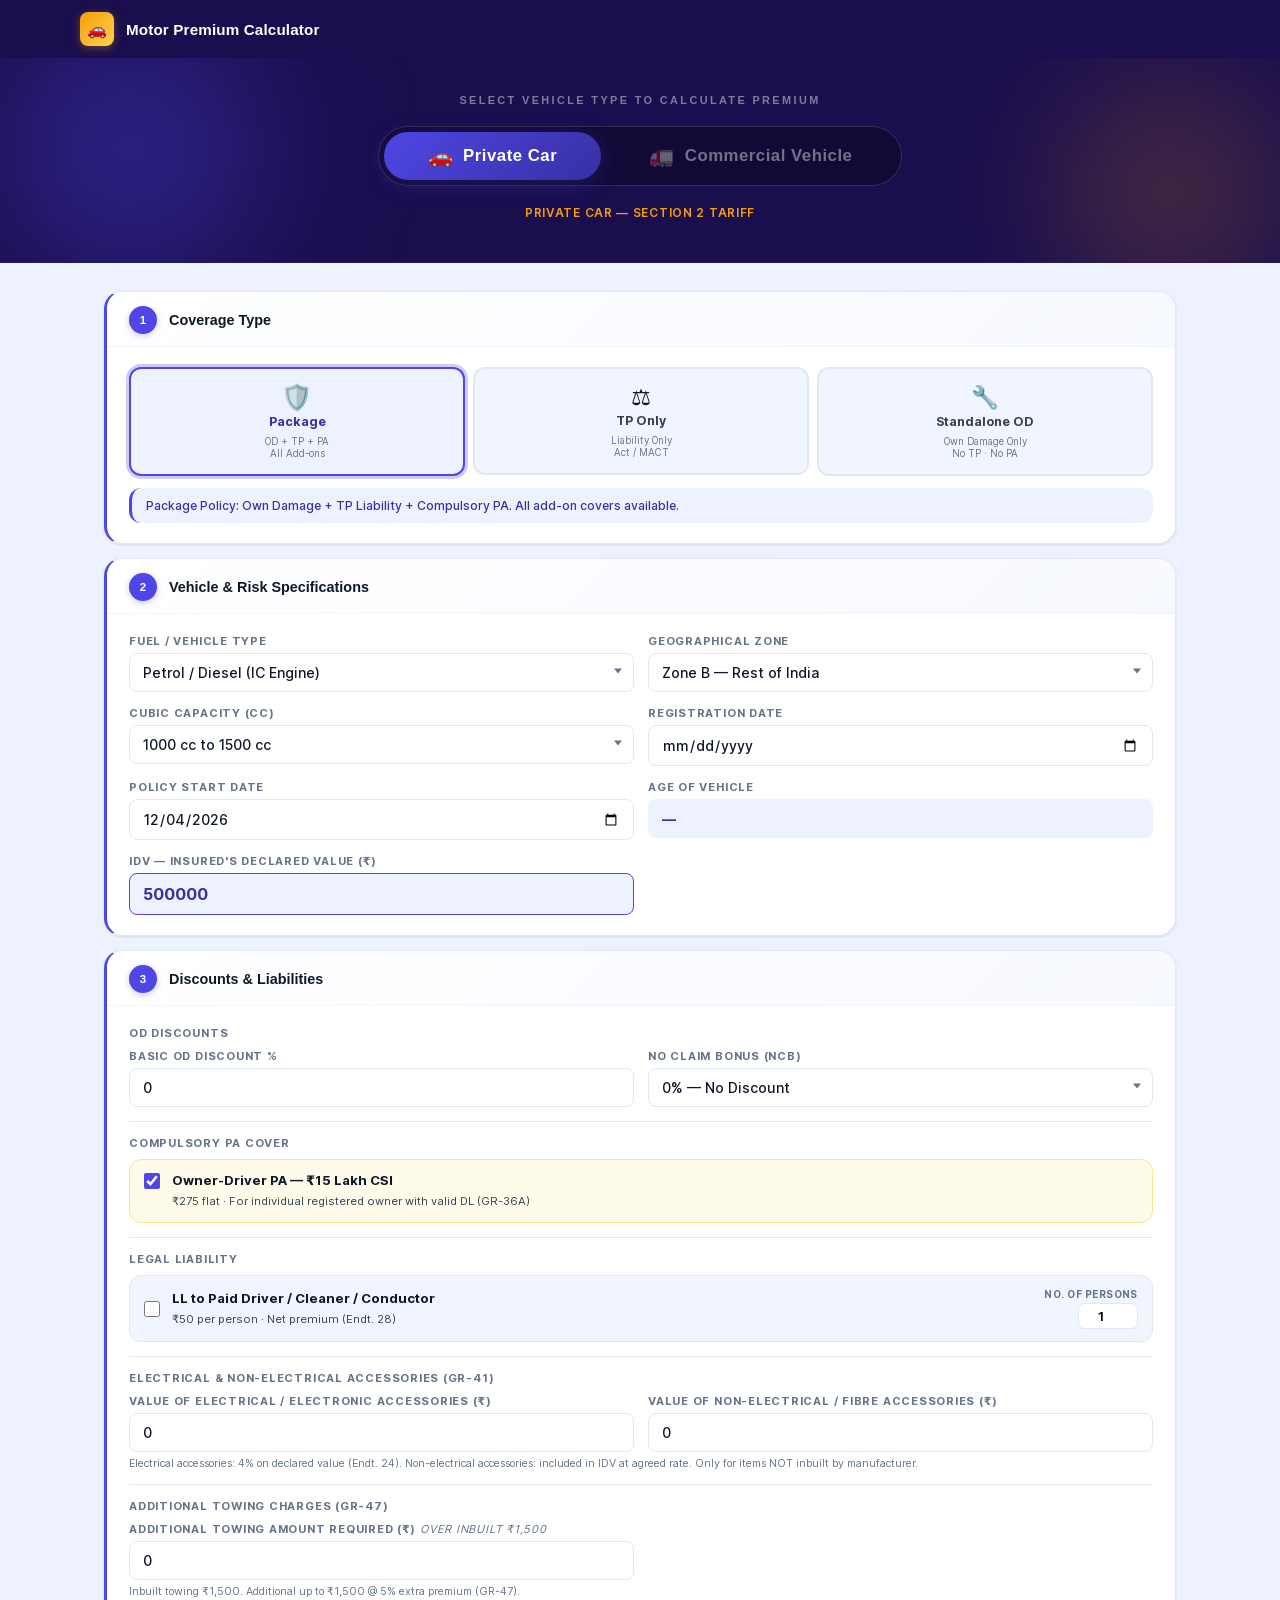
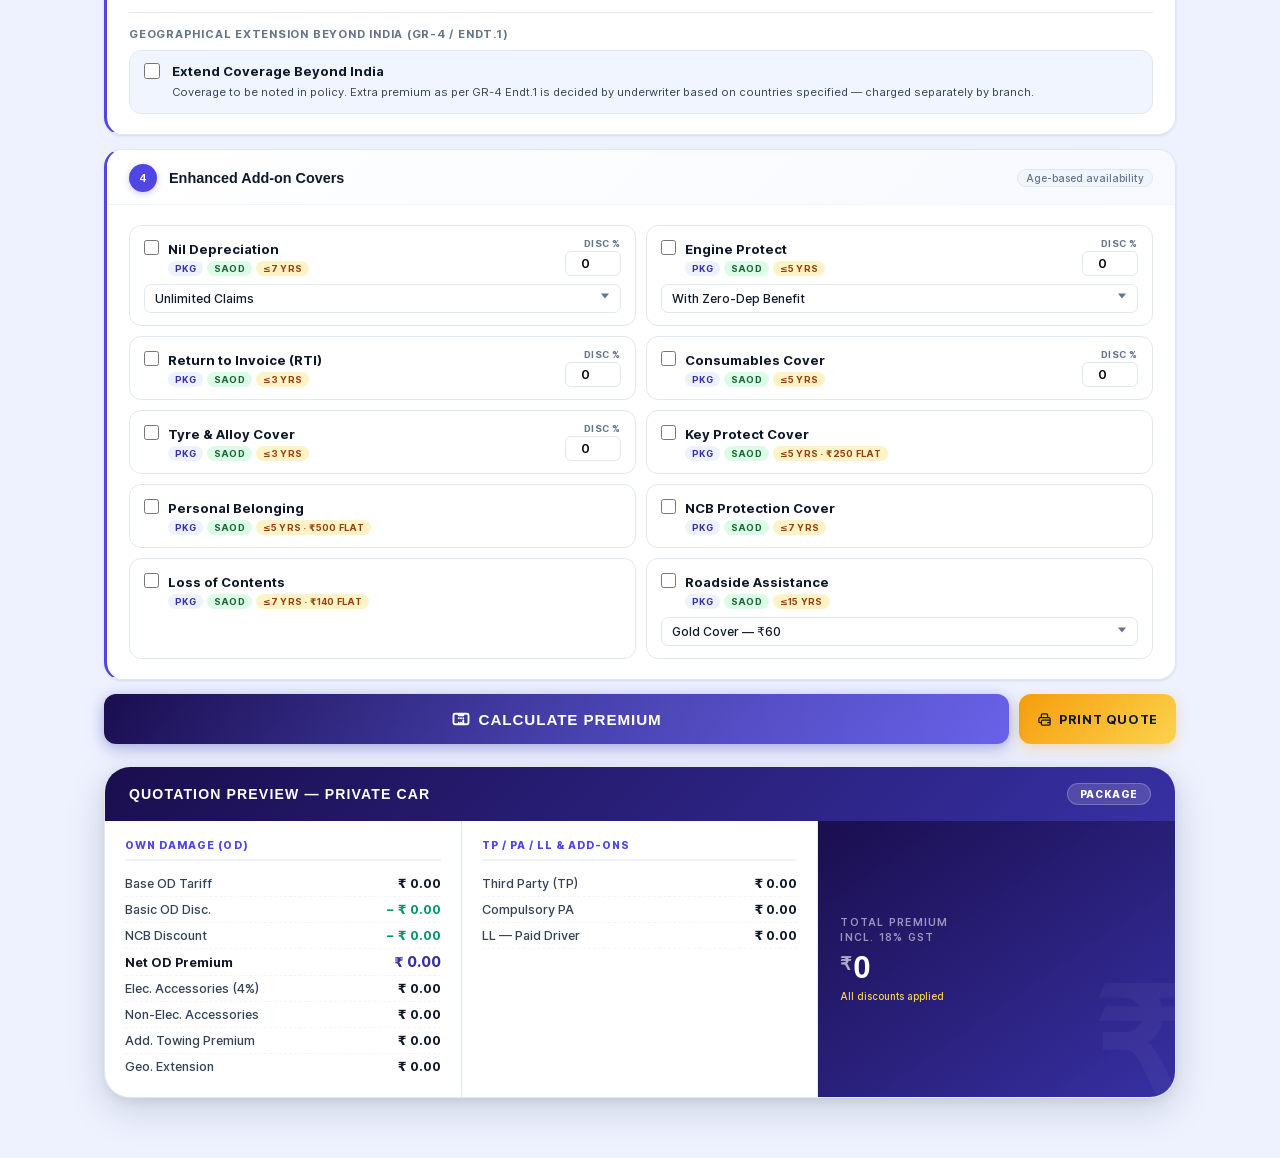
<file: android-app/app/src/main/assets/index.html>
<!DOCTYPE html>
<html lang="en">
<head>
<meta charset="UTF-8">
<meta name="viewport" content="width=device-width, initial-scale=1.0">
<title>Motor Premium Calculator — Private Car &amp; Commercial Vehicle</title>
<style>
/* ═══════════════════════════════════════════════════════════
   DESIGN TOKENS
═══════════════════════════════════════════════════════════ */
:root {
  /* PC theme — Violet/Indigo */
  --pc-deep:   #1A0E4E;
  --pc-mid:    #3730A3;
  --pc-vivid:  #4F46E5;
  --pc-soft:   #EEF2FF;
  --pc-glow:   rgba(79,70,229,.28);

  /* CV theme — Emerald */
  --cv-deep:   #052E1C;
  --cv-mid:    #065F46;
  --cv-vivid:  #059669;
  --cv-soft:   #ECFDF5;
  --cv-glow:   rgba(5,150,105,.28);

  /* Active theme (JS toggles body.cv-mode) */
  --th-deep:   var(--pc-deep);
  --th-mid:    var(--pc-mid);
  --th-vivid:  var(--pc-vivid);
  --th-soft:   var(--pc-soft);
  --th-glow:   var(--pc-glow);

  /* Shared */
  --amber:     #F59E0B;
  --amber-lt:  #FCD34D;
  --amber-dk:  #D97706;
  --teal:      #059669;
  --red:       #EF4444;
  --ink:       #0F172A;
  --ink-mid:   #334155;
  --ink-lite:  #64748B;
  --border:    #E2E8F0;
  --border-lt: #F1F5FF;
  --white:     #FFFFFF;
  --bg:        #EEF2FF;
  --shadow-sm: 0 1px 3px rgba(15,23,42,.07), 0 1px 2px rgba(15,23,42,.04);
  --shadow-md: 0 4px 16px rgba(15,23,42,.10), 0 2px 6px rgba(15,23,42,.06);
  --shadow-lg: 0 12px 40px rgba(15,23,42,.14), 0 4px 12px rgba(15,23,42,.08);
  --r-sm: 8px; --r-md: 12px; --r-lg: 18px; --r-xl: 26px;
}
body.cv-mode {
  --th-deep:  var(--cv-deep);
  --th-mid:   var(--cv-mid);
  --th-vivid: var(--cv-vivid);
  --th-soft:  var(--cv-soft);
  --th-glow:  var(--cv-glow);
  --bg:       #E8F5F0;
}

/* ═══ RESET & BASE ══════════════════════════════════════════ */
*, *::before, *::after { box-sizing: border-box; margin: 0; padding: 0; }
html { font-size: 16px; scroll-behavior: smooth; }
body {
  font-family: 'Inter', system-ui, sans-serif;
  background: var(--bg);
  color: var(--ink);
  -webkit-font-smoothing: antialiased;
  min-height: 100vh;
  transition: background .5s ease;
}
input, select, button { font-family: inherit; }
.hidden { display: none !important; }

/* ═══ KEYFRAMES ═════════════════════════════════════════════ */
@keyframes fadeUp {
  from { opacity: 0; transform: translateY(16px); }
  to   { opacity: 1; transform: translateY(0); }
}
@keyframes drift1 {
  0%,100% { transform: translate(0,0) scale(1); }
  33%      { transform: translate(30px,-20px) scale(1.05); }
  66%      { transform: translate(-20px,15px) scale(.97); }
}
@keyframes drift2 {
  0%,100% { transform: translate(0,0) scale(1); }
  33%      { transform: translate(-25px,20px) scale(1.04); }
  66%      { transform: translate(20px,-10px) scale(.98); }
}
@keyframes pulseGlow {
  0%,100% { box-shadow: 0 0 0 0 var(--th-glow); }
  50%      { box-shadow: 0 0 0 10px transparent; }
}
@keyframes shimmer {
  0%   { background-position: -200% center; }
  100% { background-position:  200% center; }
}

/* ═══ TITLE BAR ═════════════════════════════════════════════ */
.app-header-bar {
  background: var(--th-deep);
  padding: 0 28px;
  transition: background .5s ease;
  position: relative;
  z-index: 10;
}
.app-header-bar-inner {
  max-width: 1120px; margin: 0 auto;
  display: flex; align-items: center; gap: 12px; padding: 12px 0;
}
.vs-logo {
  width: 34px; height: 34px; border-radius: 8px;
  background: linear-gradient(135deg, var(--amber), var(--amber-lt));
  display: flex; align-items: center; justify-content: center; font-size: 16px;
  flex-shrink: 0; transition: background .5s ease;
  box-shadow: 0 2px 8px rgba(245,158,11,.35);
}
.vs-title {
  font-family: 'Sora', sans-serif; font-size: .95rem; font-weight: 800;
  color: #fff; letter-spacing: .01em;
}

/* ═══ HERO — VEHICLE SWITCHER ═══════════════════════════════ */
.vehicle-switcher {
  background: var(--th-deep);
  padding: 36px 28px 42px;
  position: relative; overflow: hidden;
  transition: background .5s ease;
  border-bottom: 1px solid rgba(255,255,255,.06);
}
.vehicle-switcher::before,
.vehicle-switcher::after {
  content: '';
  position: absolute;
  border-radius: 50%;
  filter: blur(70px);
  pointer-events: none;
  opacity: .55;
  transition: background .5s ease;
}
.vehicle-switcher::before {
  width: 380px; height: 380px;
  background: radial-gradient(circle, var(--th-vivid), transparent 70%);
  top: -100px; left: -60px;
  animation: drift1 12s ease-in-out infinite;
}
.vehicle-switcher::after {
  width: 300px; height: 300px;
  background: radial-gradient(circle, var(--amber), transparent 70%);
  bottom: -80px; right: -40px; opacity: .35;
  animation: drift2 16s ease-in-out infinite;
}
.vs-inner {
  max-width: 1120px; margin: 0 auto;
  display: flex; flex-direction: column; align-items: center; gap: 20px;
  position: relative; z-index: 2;
}
.vs-chooser-label {
  font-family: 'Sora', sans-serif;
  font-size: .68rem; font-weight: 700;
  color: rgba(255,255,255,.45);
  text-transform: uppercase; letter-spacing: .22em;
}
.mode-toggle {
  display: flex; align-items: center;
  background: rgba(0,0,0,.30);
  border: 1.5px solid rgba(255,255,255,.14);
  border-radius: 60px; padding: 5px; gap: 4px;
  backdrop-filter: blur(10px);
}
.mode-btn {
  padding: 12px 44px; border-radius: 50px; border: none; cursor: pointer;
  font-family: 'Sora', sans-serif; font-size: 1.05rem; font-weight: 800;
  letter-spacing: .03em; transition: all .28s cubic-bezier(.4,0,.2,1);
  background: transparent; color: rgba(255,255,255,.42);
  display: flex; align-items: center; gap: 10px; white-space: nowrap;
}
.mode-btn .m-icon { font-size: 1.25rem; }
.mode-btn.active {
  background: linear-gradient(135deg, var(--th-vivid), var(--th-mid));
  color: #fff;
  box-shadow: 0 4px 20px var(--th-glow), 0 2px 8px rgba(0,0,0,.25);
  animation: pulseGlow 2.5s ease-in-out infinite;
}
.mode-btn:hover:not(.active) {
  color: rgba(255,255,255,.8);
  background: rgba(255,255,255,.08);
}
.vs-active-label {
  font-size: .74rem; font-weight: 600;
  color: var(--amber); letter-spacing: .06em; text-transform: uppercase;
  transition: color .5s ease;
}

/* ═══ MAIN LAYOUT ═══════════════════════════════════════════ */
.app-main { max-width: 1120px; margin: 0 auto; padding: 28px 24px 60px; }
.input-area { display: flex; flex-direction: column; gap: 0; }

/* ═══ CARDS ═════════════════════════════════════════════════ */
.card {
  background: var(--white);
  border: 1px solid var(--border);
  border-left: 3.5px solid var(--th-vivid);
  border-radius: var(--r-lg);
  box-shadow: var(--shadow-sm);
  overflow: hidden;
  margin-bottom: 14px;
  transition: border-color .5s ease, box-shadow .2s;
}
.card:hover { box-shadow: var(--shadow-md); }
.card-header {
  display: flex; align-items: center; gap: 12px;
  padding: 14px 22px 12px;
  border-bottom: 1px solid var(--border-lt);
  background: linear-gradient(135deg, rgba(255,255,255,.9), rgba(241,245,255,.6));
}
.s-num {
  width: 28px; height: 28px; border-radius: 50%;
  background: var(--th-vivid); color: #fff;
  display: flex; align-items: center; justify-content: center;
  font-family: 'Sora', sans-serif; font-size: .72rem; font-weight: 800;
  flex-shrink: 0; transition: background .5s ease;
  box-shadow: 0 2px 6px var(--th-glow);
}
.card-header h2 {
  font-family: 'Sora', sans-serif; font-size: .9rem; font-weight: 700;
  color: var(--ink); flex: 1;
}
.ch-note {
  font-size: .64rem; color: var(--ink-lite); font-weight: 500;
  background: var(--border-lt); padding: 2px 8px; border-radius: 20px;
  border: 1px solid var(--border);
}
.card-body { padding: 20px 22px; }

/* ═══ COVERAGE TABS ═════════════════════════════════════════ */
.cov-tabs { display: grid; grid-template-columns: 1fr 1fr 1fr; gap: 8px; }
.cov-tab { position: relative; }
.cov-tab input[type=radio] { position: absolute; opacity: 0; pointer-events: none; }
.cov-tab-label {
  display: flex; flex-direction: column; align-items: center; gap: 4px;
  padding: 14px 8px; border-radius: var(--r-md);
  border: 2px solid var(--border);
  background: var(--border-lt);
  cursor: pointer; transition: all .22s cubic-bezier(.4,0,.2,1); text-align: center;
}
.tab-icon { font-size: 1.4rem; transition: transform .22s; }
.tab-name {
  font-size: .78rem; font-weight: 700; color: var(--ink-mid);
  line-height: 1.2; transition: color .2s;
}
.tab-desc { font-size: .61rem; color: var(--ink-lite); line-height: 1.25; margin-top: 2px; }
.cov-tab input:checked + .cov-tab-label {
  border-color: var(--th-vivid);
  background: var(--th-soft);
  box-shadow: 0 0 0 3px var(--th-glow);
}
.cov-tab input:checked + .cov-tab-label .tab-name { color: var(--th-mid); }
.cov-tab input:checked + .cov-tab-label .tab-icon { transform: scale(1.12); }
.cov-tab-label:hover { border-color: var(--th-vivid); background: var(--th-soft); }

.cov-banner {
  margin-top: 12px; padding: 10px 14px;
  background: var(--th-soft); border-radius: var(--r-md);
  font-size: .76rem; color: var(--th-mid); font-weight: 500;
  border-left: 3px solid var(--th-vivid);
  transition: background .4s, color .4s, border-color .4s;
}

/* ═══ FORM ══════════════════════════════════════════════════ */
.form-grid { display: grid; grid-template-columns: 1fr 1fr; gap: 14px; }
.form-grid.cols3 { grid-template-columns: 1fr 1fr 1fr; }
@media(max-width:600px) { .form-grid, .form-grid.cols3 { grid-template-columns: 1fr; } }

.field-g { display: flex; flex-direction: column; gap: 5px; }
.f-label {
  font-size: .69rem; font-weight: 700; color: var(--ink-lite);
  text-transform: uppercase; letter-spacing: .07em;
}
.f-inp, .f-sel {
  width: 100%;
  background: var(--white);
  border: 1.5px solid var(--border);
  border-radius: var(--r-sm);
  padding: 10px 13px;
  font-size: .875rem; font-weight: 500; color: var(--ink);
  transition: border-color .18s, box-shadow .18s;
  outline: none; appearance: none;
}
.f-inp:focus, .f-sel:focus {
  border-color: var(--th-vivid);
  box-shadow: 0 0 0 3px var(--th-glow);
  background: #FAFCFF;
}
.f-inp.readonly {
  background: var(--th-soft);
  color: var(--th-mid); font-weight: 700;
  cursor: default; border-color: transparent;
}
.f-inp.idv-f {
  font-size: 1rem; font-weight: 700;
  color: var(--th-mid); border-color: var(--th-vivid);
  background: var(--th-soft);
}
.sel-wrap { position: relative; }
.sel-wrap::after {
  content: '';
  position: absolute; right: 12px; top: 50%; transform: translateY(-50%);
  border: 4px solid transparent; border-top: 5px solid var(--ink-lite);
  pointer-events: none;
}
.idv-warn { font-size: .7rem; color: #B45309; font-weight: 600; margin-top: 3px; }
.sub-label {
  font-size: .69rem; font-weight: 700; color: var(--ink-lite);
  text-transform: uppercase; letter-spacing: .07em; margin-bottom: 9px;
}
.sec-div { height: 1px; background: var(--border); margin: 14px 0; }

/* ═══ CHECK BLOCKS ══════════════════════════════════════════ */
.check-block {
  display: flex; align-items: flex-start; gap: 12px;
  background: #FFFBEB; border: 1.5px solid #FDE68A;
  border-radius: var(--r-md); padding: 12px 14px; cursor: pointer;
  transition: all .18s;
}
.check-block:hover { border-color: var(--amber); box-shadow: 0 0 0 3px rgba(245,158,11,.12); }
.check-block.neutral { background: var(--border-lt); border-color: var(--border); }
.check-block.neutral:hover { border-color: var(--th-vivid); box-shadow: 0 0 0 3px var(--th-glow); }
.check-block + .check-block { margin-top: 8px; }
.check-block input[type=checkbox] {
  width: 16px; height: 16px; accent-color: var(--th-vivid);
  cursor: pointer; flex-shrink: 0; margin-top: 1px;
}
.cbt strong { display: block; font-size: .82rem; font-weight: 700; color: var(--ink); line-height: 1.3; }
.cbt span { font-size: .7rem; color: var(--ink-mid); line-height: 1.4; }

/* ═══ ADDON GRID ════════════════════════════════════════════ */
.addon-grid { display: grid; grid-template-columns: 1fr 1fr; gap: 10px; }
@media(max-width:600px) { .addon-grid { grid-template-columns: 1fr; } }

.addon-card {
  border: 1.5px solid var(--border);
  border-radius: var(--r-md);
  padding: 12px 14px;
  background: var(--white);
  display: flex; flex-direction: column; gap: 8px;
  transition: border-color .2s, box-shadow .2s, background .2s;
  cursor: default;
}
.addon-card.active {
  border-color: var(--th-vivid);
  background: var(--th-soft);
  box-shadow: 0 0 0 3px var(--th-glow);
}
.addon-card.age-disabled { opacity: .38; pointer-events: none; filter: grayscale(.4); }
.addon-card.cov-hidden { display: none !important; }

.addon-top { display: flex; align-items: flex-start; justify-content: space-between; gap: 8px; }
.addon-lbl { display: flex; align-items: flex-start; gap: 9px; cursor: pointer; flex: 1; }
.addon-lbl input[type=checkbox] {
  width: 15px; height: 15px; accent-color: var(--th-vivid);
  cursor: pointer; flex-shrink: 0; margin-top: 2px;
}
.aname { font-size: .82rem; font-weight: 700; color: var(--ink); line-height: 1.3; }
.ameta { display: flex; align-items: center; gap: 4px; flex-wrap: wrap; margin-top: 3px; }
.atag {
  padding: 2px 7px; border-radius: 20px;
  font-weight: 700; letter-spacing: .03em;
  font-size: .57rem; text-transform: uppercase;
}
.atag.t-pkg  { background: var(--th-soft); color: var(--th-mid); }
.atag.t-saod { background: #DCFCE7; color: #166534; }
.atag.t-cv   { background: #D1FAE5; color: #065F46; }
.atag.t-age  { background: #FEF3C7; color: #92400E; }
.atag.t-off  { background: #FEE2E2; color: #991B1B; }

.disc-g { display: flex; flex-direction: column; align-items: flex-end; gap: 2px; flex-shrink: 0; }
.disc-g label { font-size: .59rem; font-weight: 700; color: var(--ink-lite); text-transform: uppercase; letter-spacing: .06em; }
.disc-g input {
  width: 56px; border: 1.5px solid var(--border); border-radius: 6px;
  padding: 4px 7px; font-size: .76rem; font-weight: 600;
  text-align: center; outline: none; background: var(--white);
  transition: border-color .18s;
}
.disc-g input:focus { border-color: var(--amber); box-shadow: 0 0 0 2px rgba(245,158,11,.2); }
.addon-sub {
  width: 100%; background: var(--white); border: 1.5px solid var(--border);
  border-radius: 7px; padding: 6px 10px; font-size: .76rem;
  font-weight: 500; color: var(--ink); outline: none; appearance: none;
  transition: border-color .18s;
}
.addon-sub:focus { border-color: var(--th-vivid); }

/* ═══ ACTION BUTTONS ════════════════════════════════════════ */
.action-row { display: grid; grid-template-columns: 1fr auto; gap: 10px; margin-top: 4px; }

.btn-calc {
  position: relative; overflow: hidden;
  background: linear-gradient(135deg, var(--th-deep) 0%, var(--th-mid) 50%, var(--th-vivid) 100%);
  color: #fff; border: none; border-radius: var(--r-md);
  padding: 16px 0;
  font-family: 'Sora', sans-serif; font-size: .95rem; font-weight: 800;
  letter-spacing: .06em; text-transform: uppercase; cursor: pointer;
  display: flex; align-items: center; justify-content: center; gap: 9px;
  box-shadow: 0 4px 18px var(--th-glow), var(--shadow-md);
  transition: transform .18s, box-shadow .2s;
}
.btn-calc::before {
  content: '';
  position: absolute; inset: 0;
  pointer-events: none;
  background: linear-gradient(90deg, transparent, rgba(255,255,255,.15), transparent);
  background-size: 200% 100%;
  animation: shimmer 2.8s linear infinite;
}
.btn-calc:hover {
  transform: translateY(-2px);
  box-shadow: 0 8px 28px var(--th-glow), var(--shadow-lg);
}
.btn-calc:active { transform: translateY(0); }

.btn-print {
  background: linear-gradient(135deg, var(--amber), var(--amber-lt));
  color: var(--ink); border: none; border-radius: var(--r-md);
  padding: 16px 18px; font-weight: 700; font-size: .78rem;
  letter-spacing: .05em; text-transform: uppercase; cursor: pointer;
  display: flex; align-items: center; justify-content: center; gap: 7px;
  box-shadow: 0 4px 14px rgba(245,158,11,.3);
  transition: transform .18s, box-shadow .2s, filter .2s;
  white-space: nowrap;
}
.btn-print:hover { filter: brightness(1.07); transform: translateY(-2px); box-shadow: 0 8px 22px rgba(245,158,11,.4); }
.btn-print svg { width: 15px; height: 15px; }

/* ═══ QUOTE PANEL ═══════════════════════════════════════════ */
.quote-panel {
  background: var(--white);
  border: 1.5px solid var(--border);
  border-radius: var(--r-xl);
  box-shadow: var(--shadow-lg);
  overflow: hidden; margin-top: 22px;
}
.qp-head {
  background: linear-gradient(135deg, var(--th-deep) 0%, var(--th-mid) 100%);
  padding: 16px 24px; display: flex; align-items: center; gap: 12px;
  transition: background .5s ease;
}
.qp-head h2 {
  font-family: 'Sora', sans-serif; font-size: .88rem; font-weight: 700;
  color: #fff; text-transform: uppercase; letter-spacing: .08em; flex: 1;
}
.qp-pill {
  font-size: .63rem; font-weight: 800; padding: 4px 12px; border-radius: 20px;
  background: rgba(255,255,255,.15); color: #fff; letter-spacing: .06em;
  text-transform: uppercase; border: 1px solid rgba(255,255,255,.22);
  backdrop-filter: blur(4px);
}
.qp-body { display: grid; grid-template-columns: 1fr 1fr 1fr; }
@media(max-width:700px) {
  .qp-body { grid-template-columns: 1fr; }
  .qp-col { border-right: none !important; border-bottom: 1px solid var(--border); }
}
.qp-col { padding: 18px 20px; border-right: 1px solid var(--border); }
.qp-col:last-child { border-right: none; }
.qp-col-ttl {
  font-size: .65rem; font-weight: 800; color: var(--th-vivid);
  text-transform: uppercase; letter-spacing: .1em;
  margin-bottom: 10px; padding-bottom: 7px;
  border-bottom: 2px solid var(--th-soft);
  transition: color .4s, border-color .4s;
}
.qrow {
  display: flex; justify-content: space-between; align-items: baseline;
  padding: 5px 0; font-size: .79rem;
  border-bottom: 1px dashed var(--border-lt);
}
.qrow:last-of-type { border-bottom: none; }
.qlbl { color: var(--ink-mid); font-weight: 500; }
.qval { font-weight: 700; color: var(--ink); font-variant-numeric: tabular-nums; }
.qrow.disc .qval { color: var(--teal); }
.qrow.bold-r .qlbl { font-weight: 700; color: var(--ink); }
.qrow.bold-r .qval { font-weight: 800; color: var(--th-mid); font-size: .84rem; }
.qrow.acc-r .qlbl { color: var(--th-mid); font-weight: 600; }
.qrow.acc-r .qval { color: var(--th-vivid); font-weight: 700; }

.q-total-col {
  background: linear-gradient(145deg, var(--th-deep), var(--th-mid));
  padding: 24px 22px; display: flex; flex-direction: column; justify-content: center;
  transition: background .5s ease;
  position: relative; overflow: hidden;
}
.q-total-col::before {
  content: '₹';
  position: absolute; right: -10px; bottom: -20px;
  font-size: 9rem; font-family: 'Sora', sans-serif; font-weight: 900;
  color: rgba(255,255,255,.04); pointer-events: none; line-height: 1;
  user-select: none;
}
.q-ttl-lbl {
  font-size: .65rem; color: rgba(255,255,255,.55);
  text-transform: uppercase; letter-spacing: .12em; font-weight: 600; margin-bottom: 6px;
  line-height: 1.5;
}
.q-ttl-amt {
  font-family: 'Sora', sans-serif; font-size: 1.95rem; font-weight: 900;
  color: #fff; line-height: 1; font-variant-numeric: tabular-nums;
}
.q-ttl-amt .rs { font-size: 1.1rem; opacity: .65; margin-right: 2px; vertical-align: top; line-height: 1.42; }
.q-ttl-gst {
  font-size: .61rem; color: var(--amber-lt); margin-top: 7px; font-weight: 500; line-height: 1.4;
}

/* ═══ PRINT ═════════════════════════════════════════════════ */
@media print {
  body { background: #fff !important; -webkit-print-color-adjust: exact !important; print-color-adjust: exact !important; }
  @page { size: A4 portrait; margin: 1.2cm; }
  .app-header-bar, .vehicle-switcher, .app-main, .no-print { display: none !important; }
  .print-doc { display: block !important; }
}
.print-doc { display: none; }

/* ═══════════════════════════════════════════════════════
   MOBILE RESPONSIVENESS
═══════════════════════════════════════════════════════ */
html, body { overflow-x: hidden; }
@media (max-width: 768px) {
  .f-inp, .f-sel, .addon-sub, .disc-g input { font-size: 16px; min-height: 44px; padding: 10px 13px; }
  .check-block input[type=checkbox], .addon-lbl input[type=checkbox] { width: 20px; height: 20px; flex-shrink: 0; }
  .card-body { padding: 16px 16px; } .card-header { padding: 12px 16px 10px; } .qp-col { padding: 14px 16px; }
}
@media (max-width: 480px) {
  .vehicle-switcher { padding: 24px 16px 28px; }
  .vehicle-switcher::before { width: 200px; height: 200px; top: -60px; left: -40px; }
  .vehicle-switcher::after  { width: 160px; height: 160px; bottom: -40px; right: -20px; }
  .mode-toggle { padding: 4px; gap: 3px; border-radius: 50px; }
  .mode-btn { padding: 10px 18px; font-size: .82rem; letter-spacing: .01em; }
  .mode-btn .m-icon { font-size: 1rem; }
  .vs-chooser-label { font-size: .62rem; letter-spacing: .14em; }
  .vs-active-label  { font-size: .68rem; }
  .app-header-bar-inner { padding: 10px 0; gap: 10px; }
  .vs-logo { width: 30px; height: 30px; font-size: 14px; }
  .vs-title { font-size: .82rem; }
  .app-main { padding: 16px 12px 48px; }
  .card { margin-bottom: 10px; border-radius: 12px; }
  .card-body { padding: 14px 12px; }
  .card-header { padding: 11px 14px 9px; gap: 9px; }
  .card-header h2 { font-size: .82rem; }
  .s-num { width: 24px; height: 24px; font-size: .65rem; }
  .ch-note { display: none; }
  .cov-tabs { gap: 6px; }
  .cov-tab-label { padding: 10px 4px; border-radius: 8px; }
  .tab-icon  { font-size: 1.2rem; }
  .tab-name  { font-size: .7rem; }
  .tab-desc  { font-size: .56rem; line-height: 1.2; }
  .cov-banner { font-size: .72rem; padding: 8px 11px; }
  .sub-label { margin-bottom: 7px; } .sec-div { margin: 10px 0; }
  .f-label { font-size: .65rem; letter-spacing: .05em; }
  .action-row { grid-template-columns: 1fr; gap: 8px; }
  .btn-calc  { padding: 14px 0; font-size: .88rem; border-radius: 10px; }
  .btn-print { padding: 12px 0; font-size: .75rem; border-radius: 10px; width: 100%; }
  .quote-panel { border-radius: 14px; margin-top: 16px; }
  .qp-head { padding: 12px 16px; }
  .qp-head h2 { font-size: .78rem; letter-spacing: .05em; }
  .qp-pill { font-size: .58rem; padding: 3px 8px; }
  .qp-col-ttl { font-size: .6rem; letter-spacing: .07em; }
  .qrow { font-size: .75rem; padding: 4px 0; }
  .q-total-col { padding: 18px 16px; }
  .q-ttl-lbl { font-size: .6rem; letter-spacing: .09em; }
  .q-ttl-amt { font-size: 1.65rem; }
  .q-ttl-gst { font-size: .57rem; }
  .addon-card { padding: 10px 11px; border-radius: 10px; }
  .aname { font-size: .78rem; }
  .atag  { font-size: .53rem; padding: 1px 5px; }
  .disc-g input { width: 50px; font-size: .74rem; }
  .check-block { padding: 10px 12px; gap: 10px; border-radius: 10px; }
  .cbt strong  { font-size: .78rem; }
  .cbt span    { font-size: .66rem; }
  input[type=number][style*="width:60px"] { width: 54px !important; font-size: 14px; }
}
@media (max-width: 360px) {
  .mode-btn { padding: 9px 12px; font-size: .76rem; }
  .mode-btn .m-icon { font-size: .9rem; }
  .card-body { padding: 12px 10px; }
  .qp-col    { padding: 12px 12px; }
  .q-ttl-amt { font-size: 1.45rem; }
}
</style>
<style>
@font-face{font-family:'Inter';font-weight:400;font-style:normal;src:url('[data-uri]') format('woff2');}
@font-face{font-family:'Inter';font-weight:500;font-style:normal;src:url('[data-uri]') format('woff2');}
@font-face{font-family:'Inter';font-weight:600;font-style:normal;src:url('[data-uri]') format('woff2');}
@font-face{font-family:'Inter';font-weight:700;font-style:normal;src:url('[data-uri]') format('woff2');}
@font-face{font-family:'Inter';font-weight:800;font-style:normal;src:url('[data-uri]') format('woff2');}
@font-face{font-family:'Sora';font-weight:700;font-style:normal;src:url('[data-uri]') format('woff2');}
@font-face{font-family:'Sora';font-weight:800;font-style:normal;src:url('[data-uri]') format('woff2');}
@font-face{font-family:'Sora';font-weight:900;font-style:normal;src:url('[data-uri]') format('woff2');}
</style>
</head>
<body>

<!-- ════════════ TITLE BAR ════════════════════════════════ -->
<div class="app-header-bar">
  <div class="app-header-bar-inner">
    <div class="vs-logo" id="vsLogo">🚗</div>
    <div>
      <div class="vs-title" id="vsTitle">Motor Premium Calculator</div>
    </div>
  </div>
</div>

<!-- ════════════ VEHICLE TYPE SELECTOR — HERO ══════════ -->
<div class="vehicle-switcher" id="switcher">
  <div class="vs-inner">
    <div class="vs-chooser-label">Select Vehicle Type to Calculate Premium</div>
    <div class="mode-toggle">
      <button class="mode-btn active" id="btnPC" onclick="setMode('PC')">
        <span class="m-icon">🚗</span>Private Car
      </button>
      <button class="mode-btn" id="btnCV" onclick="setMode('CV')">
        <span class="m-icon">🚛</span>Commercial Vehicle
      </button>
    </div>
    <div class="vs-active-label" id="vsActiveLbl">Private Car — Section 2 Tariff</div>
  </div>
</div>

<!-- ════════════════════════════════════════════════════════
     MAIN
════════════════════════════════════════════════════════ -->
<main class="app-main">
<div class="input-area">

<!-- ╔══════════════════════════════════════════════════════
     PRIVATE CAR SECTION
═══════════════════════════════════════════════════════ -->
<div id="pcSection">

  <!-- PC STEP 1: Coverage Type -->
  <div class="card">
    <div class="card-header"><div class="s-num">1</div><h2>Coverage Type</h2></div>
    <div class="card-body">
      <div class="cov-tabs">
        <div class="cov-tab">
          <input type="radio" name="pcCov" id="pcCov_pkg" value="PKG" checked onchange="pcCovChange()">
          <label class="cov-tab-label" for="pcCov_pkg">
            <span class="tab-icon">🛡️</span><span class="tab-name">Package</span>
            <span class="tab-desc">OD + TP + PA<br>All Add-ons</span>
          </label>
        </div>
        <div class="cov-tab">
          <input type="radio" name="pcCov" id="pcCov_tp" value="TP" onchange="pcCovChange()">
          <label class="cov-tab-label" for="pcCov_tp">
            <span class="tab-icon">⚖️</span><span class="tab-name">TP Only</span>
            <span class="tab-desc">Liability Only<br>Act / MACT</span>
          </label>
        </div>
        <div class="cov-tab">
          <input type="radio" name="pcCov" id="pcCov_saod" value="SAOD" onchange="pcCovChange()">
          <label class="cov-tab-label" for="pcCov_saod">
            <span class="tab-icon">🔧</span><span class="tab-name">Standalone OD</span>
            <span class="tab-desc">Own Damage Only<br>No TP · No PA</span>
          </label>
        </div>
      </div>
      <div class="cov-banner" id="pcCovBanner">Package Policy: Own Damage + TP Liability + Compulsory PA. All add-on covers available.</div>
    </div>
  </div>

  <!-- PC STEP 2: Vehicle & Risk -->
  <div class="card">
    <div class="card-header"><div class="s-num">2</div><h2>Vehicle &amp; Risk Specifications</h2></div>
    <div class="card-body">
      <div class="form-grid">
        <div class="field-g">
          <label class="f-label">Fuel / Vehicle Type</label>
          <div class="sel-wrap"><select id="pcVehicleType" class="f-sel" onchange="pcVehicleChange()">
            <option value="IC">Petrol / Diesel (IC Engine)</option>
            <option value="CNG_FACTORY">CNG / LPG — Factory Fitted</option>
            <option value="CNG_KIT">CNG / LPG — Kit Installed</option>
            <option value="EV">Battery Electric (BEV)</option>
            <option value="HEV">Hybrid Electric (HEV)</option>
          </select></div>
        </div>
        <div class="field-g">
          <label class="f-label">Geographical Zone</label>
          <div class="sel-wrap"><select id="pcZone" class="f-sel">
            <option value="A">Zone A — Metro Cities</option>
            <option value="B" selected>Zone B — Rest of India</option>
          </select></div>
        </div>
        <div class="field-g" id="pcCcField">
          <label class="f-label">Cubic Capacity (CC)</label>
          <div class="sel-wrap"><select id="pcCC" class="f-sel">
            <option value="under1000">Not exceeding 1000 cc</option>
            <option value="1000to1500" selected>1000 cc to 1500 cc</option>
            <option value="over1500">Exceeding 1500 cc</option>
          </select></div>
        </div>
        <div class="field-g hidden" id="pcKwField">
          <label class="f-label">Motor Power (KW)</label>
          <div class="sel-wrap"><select id="pcKW" class="f-sel">
            <option value="under30">Up to 30 KW</option>
            <option value="30to65">30 KW to 65 KW</option>
            <option value="over65">Above 65 KW</option>
          </select></div>
        </div>
        <div class="field-g hidden" id="pcCngKitField">
          <label class="f-label">Value of CNG / LPG Kit (₹)</label>
          <input type="number" id="pcCngKitVal" class="f-inp" value="0" min="0">
        </div>
        <div class="field-g">
          <label class="f-label">Registration Date</label>
          <input type="date" id="pcRegDate" class="f-inp" onchange="pcUpdateAge()">
        </div>
        <div class="field-g">
          <label class="f-label">Policy Start Date</label>
          <input type="date" id="pcPolDate" class="f-inp" onchange="pcUpdateAge()">
        </div>
        <div class="field-g">
          <label class="f-label">Age of Vehicle</label>
          <input type="text" id="pcAgeDisplay" class="f-inp readonly" readonly value="—">
          <input type="hidden" id="pcAgeBr" value="1">
          <input type="hidden" id="pcAgeYr" value="0">
        </div>
        <div class="field-g" id="pcIdvField">
          <label class="f-label">IDV — Insured's Declared Value (₹)</label>
          <input type="number" id="pcIDV" class="f-inp idv-f" value="500000" min="0">
          <p id="pcIdvWarn" class="idv-warn hidden"></p>
        </div>
      </div>
    </div>
  </div>

  <!-- PC STEP 3: Discounts & Liabilities -->
  <div class="card">
    <div class="card-header"><div class="s-num">3</div><h2>Discounts &amp; Liabilities</h2></div>
    <div class="card-body">
      <div id="pcOdDiscBlock">
        <p class="sub-label">OD Discounts</p>
        <div class="form-grid" style="margin-bottom:13px">
          <div class="field-g">
            <label class="f-label">Basic OD Discount %</label>
            <input type="number" id="pcOdDisc" class="f-inp" value="0" min="0" max="100">
          </div>
          <div class="field-g">
            <label class="f-label">No Claim Bonus (NCB)</label>
            <div class="sel-wrap"><select id="pcNCB" class="f-sel">
              <option value="0">0% — No Discount</option>
              <option value="20">20%</option>
              <option value="25">25%</option>
              <option value="35">35%</option>
              <option value="45">45%</option>
              <option value="50">50%</option>
            </select></div>
          </div>
        </div>
        <div class="sec-div"></div>
      </div>
      <div id="pcPaBlock">
        <p class="sub-label">Compulsory PA Cover</p>
        <label class="check-block">
          <input type="checkbox" id="pcCompPA" checked>
          <div class="cbt"><strong>Owner-Driver PA — ₹15 Lakh CSI</strong><span>₹275 flat · For individual registered owner with valid DL (GR-36A)</span></div>
        </label>
        <div class="sec-div"></div>
      </div>
      <div id="pcLlBlock">
        <p class="sub-label">Legal Liability</p>
        <div class="check-block neutral" style="align-items:center">
          <input type="checkbox" id="pcLL" style="margin-top:0">
          <div class="cbt" style="flex:1"><strong>LL to Paid Driver / Cleaner / Conductor</strong><span>₹50 per person · Net premium (Endt. 28)</span></div>
          <div style="display:flex;flex-direction:column;align-items:flex-end;gap:3px;flex-shrink:0">
            <label style="font-size:.62rem;font-weight:700;color:var(--ink-lite);text-transform:uppercase;letter-spacing:.05em">No. of Persons</label>
            <input type="number" id="pcLLPersons" value="1" min="1" max="10" style="width:60px;border:1.5px solid var(--border);border-radius:6px;padding:4px 8px;font-size:.82rem;font-weight:600;text-align:center;outline:none;background:var(--white)">
          </div>
        </div>
      </div>

      <!-- ELECTRICAL/ELECTRONIC ACCESSORIES -->
      <div class="sec-div"></div>
      <div id="pcElecBlock">
        <p class="sub-label">Electrical &amp; Non-Electrical Accessories (GR-41)</p>
        <div class="form-grid" style="margin-bottom:0">
          <div class="field-g">
            <label class="f-label">Value of Electrical / Electronic Accessories (₹)</label>
            <input type="number" id="pcElecVal" class="f-inp" value="0" min="0" placeholder="e.g. stereo, camera, GPS not inbuilt">
          </div>
          <div class="field-g">
            <label class="f-label">Value of Non-Electrical / Fibre Accessories (₹)</label>
            <input type="number" id="pcNonElecVal" class="f-inp" value="0" min="0" placeholder="e.g. seat covers, body kits">
          </div>
        </div>
        <p style="font-size:.67rem;color:var(--ink-lite);margin-top:5px">Electrical accessories: 4% on declared value (Endt. 24). Non-electrical accessories: included in IDV at agreed rate. Only for items NOT inbuilt by manufacturer.</p>
      </div>

      <!-- ADDITIONAL TOWING CHARGES — PC -->
      <div class="sec-div"></div>
      <div id="pcTowingBlock">
        <p class="sub-label">Additional Towing Charges (GR-47)</p>
        <div class="form-grid" style="margin-bottom:0">
          <div class="field-g">
            <label class="f-label">Additional Towing Amount Required (₹) <span style="font-weight:400;font-style:italic">over inbuilt ₹1,500</span></label>
            <input type="number" id="pcTowingAmt" class="f-inp" value="0" min="0" max="1500" placeholder="Up to ₹1,500 additional @ 5%">
          </div>
        </div>
        <p style="font-size:.67rem;color:var(--ink-lite);margin-top:5px">Inbuilt towing ₹1,500. Additional up to ₹1,500 @ 5% extra premium (GR-47).</p>
      </div>

      <!-- GEOGRAPHICAL EXTENSION — PC -->
      <div class="sec-div"></div>
      <div id="pcGeoBlock">
        <p class="sub-label">Geographical Extension Beyond India (GR-4 / Endt.1)</p>
        <label class="check-block neutral" style="cursor:pointer">
          <input type="checkbox" id="pcGeoExt" style="margin-top:0">
          <div class="cbt"><strong>Extend Coverage Beyond India</strong><span>Coverage to be noted in policy. Extra premium as per GR-4 Endt.1 is decided by underwriter based on countries specified — charged separately by branch.</span></div>
        </label>
      </div>
    </div>
  </div>

  <!-- PC STEP 4: Add-on Covers -->
  <div class="card">
    <div class="card-header"><div class="s-num">4</div><h2>Enhanced Add-on Covers</h2><span class="ch-note">Age-based availability</span></div>
    <div class="card-body">
      <div id="pcTpNotice" class="hidden" style="padding:8px 12px;background:#FFF8E6;border:1.5px solid #E2C47A;border-radius:8px;font-size:.74rem;color:#7A5C00;font-weight:600;margin-bottom:12px">
        ⚠️ No add-on covers under TP Only policy.
      </div>
      <div class="addon-grid">
        <div class="addon-card" id="pc_card_nilDep" data-maxyr="7" data-allow="PKG">
          <div class="addon-top">
            <label class="addon-lbl"><input type="checkbox" id="pc_nilDep" onchange="pcCardToggle('nilDep')">
              <span><span class="aname">Nil Depreciation</span><div class="ameta"><span class="atag t-pkg">PKG</span><span class="atag t-saod">SAOD</span><span class="atag t-age">≤7 yrs</span><span class="atag t-off hidden" id="pc_dtag_nilDep">Age Exceeded</span></div></span>
            </label>
            <div class="disc-g"><label>Disc %</label><input type="number" id="pc_disc_nilDep" value="0" min="0" max="100"></div>
          </div>
          <div class="sel-wrap"><select id="pc_nilDepClaims" class="addon-sub"><option value="2">2 Claims</option><option value="4">4 Claims</option><option value="unlimited" selected>Unlimited Claims</option></select></div>
        </div>
        <div class="addon-card" id="pc_card_engineProtect" data-maxyr="5" data-allow="PKG">
          <div class="addon-top">
            <label class="addon-lbl"><input type="checkbox" id="pc_engineProtect" onchange="pcCardToggle('engineProtect')">
              <span><span class="aname">Engine Protect</span><div class="ameta"><span class="atag t-pkg">PKG</span><span class="atag t-saod">SAOD</span><span class="atag t-age">≤5 yrs</span><span class="atag t-off hidden" id="pc_dtag_engineProtect">Age Exceeded</span></div></span>
            </label>
            <div class="disc-g"><label>Disc %</label><input type="number" id="pc_disc_engineProtect" value="0" min="0" max="100"></div>
          </div>
          <div class="sel-wrap"><select id="pc_engineProtectType" class="addon-sub"><option value="without">Without Zero-Dep Benefit</option><option value="with" selected>With Zero-Dep Benefit</option></select></div>
        </div>
        <div class="addon-card" id="pc_card_rti" data-maxyr="3" data-allow="PKG">
          <div class="addon-top">
            <label class="addon-lbl"><input type="checkbox" id="pc_rti" onchange="pcCardToggle('rti')">
              <span><span class="aname">Return to Invoice (RTI)</span><div class="ameta"><span class="atag t-pkg">PKG</span><span class="atag t-saod">SAOD</span><span class="atag t-age">≤3 yrs</span><span class="atag t-off hidden" id="pc_dtag_rti">Age Exceeded</span></div></span>
            </label>
            <div class="disc-g"><label>Disc %</label><input type="number" id="pc_disc_rti" value="0" min="0" max="100"></div>
          </div>
        </div>
        <div class="addon-card" id="pc_card_consumables" data-maxyr="5" data-allow="PKG">
          <div class="addon-top">
            <label class="addon-lbl"><input type="checkbox" id="pc_consumables" onchange="pcCardToggle('consumables')">
              <span><span class="aname">Consumables Cover</span><div class="ameta"><span class="atag t-pkg">PKG</span><span class="atag t-saod">SAOD</span><span class="atag t-age">≤5 yrs</span><span class="atag t-off hidden" id="pc_dtag_consumables">Age Exceeded</span></div></span>
            </label>
            <div class="disc-g"><label>Disc %</label><input type="number" id="pc_disc_consumables" value="0" min="0" max="100"></div>
          </div>
        </div>
        <div class="addon-card" id="pc_card_tyreAlloy" data-maxyr="3" data-allow="PKG">
          <div class="addon-top">
            <label class="addon-lbl"><input type="checkbox" id="pc_tyreAlloy" onchange="pcCardToggle('tyreAlloy')">
              <span><span class="aname">Tyre &amp; Alloy Cover</span><div class="ameta"><span class="atag t-pkg">PKG</span><span class="atag t-saod">SAOD</span><span class="atag t-age">≤3 yrs</span><span class="atag t-off hidden" id="pc_dtag_tyreAlloy">Age Exceeded</span></div></span>
            </label>
            <div class="disc-g"><label>Disc %</label><input type="number" id="pc_disc_tyreAlloy" value="0" min="0" max="100"></div>
          </div>
        </div>
        <div class="addon-card" id="pc_card_keyProtect" data-maxyr="5" data-allow="PKG">
          <div class="addon-top">
            <label class="addon-lbl"><input type="checkbox" id="pc_keyProtect" onchange="pcCardToggle('keyProtect')">
              <span><span class="aname">Key Protect Cover</span><div class="ameta"><span class="atag t-pkg">PKG</span><span class="atag t-saod">SAOD</span><span class="atag t-age">≤5 yrs · ₹250 flat</span><span class="atag t-off hidden" id="pc_dtag_keyProtect">Age Exceeded</span></div></span>
            </label>
          </div>
        </div>
        <div class="addon-card" id="pc_card_personalBelonging" data-maxyr="5" data-allow="PKG">
          <div class="addon-top">
            <label class="addon-lbl"><input type="checkbox" id="pc_personalBelonging" onchange="pcCardToggle('personalBelonging')">
              <span><span class="aname">Personal Belonging</span><div class="ameta"><span class="atag t-pkg">PKG</span><span class="atag t-saod">SAOD</span><span class="atag t-age">≤5 yrs · ₹500 flat</span><span class="atag t-off hidden" id="pc_dtag_personalBelonging">Age Exceeded</span></div></span>
            </label>
          </div>
        </div>
        <div class="addon-card" id="pc_card_ncbProtect" data-maxyr="7" data-allow="PKG">
          <div class="addon-top">
            <label class="addon-lbl"><input type="checkbox" id="pc_ncbProtect" onchange="pcCardToggle('ncbProtect')">
              <span><span class="aname">NCB Protection Cover</span><div class="ameta"><span class="atag t-pkg">PKG</span><span class="atag t-saod">SAOD</span><span class="atag t-age">≤7 yrs</span><span class="atag t-off hidden" id="pc_dtag_ncbProtect">Age Exceeded</span></div></span>
            </label>
          </div>
        </div>
        <div class="addon-card" id="pc_card_lossContents" data-maxyr="7" data-allow="PKG">
          <div class="addon-top">
            <label class="addon-lbl"><input type="checkbox" id="pc_lossContents" onchange="pcCardToggle('lossContents')">
              <span><span class="aname">Loss of Contents</span><div class="ameta"><span class="atag t-pkg">PKG</span><span class="atag t-saod">SAOD</span><span class="atag t-age">≤7 yrs · ₹140 flat</span><span class="atag t-off hidden" id="pc_dtag_lossContents">Age Exceeded</span></div></span>
            </label>
          </div>
        </div>
        <div class="addon-card" id="pc_card_rsa" data-maxyr="15" data-allow="PKG">
          <div class="addon-top">
            <label class="addon-lbl"><input type="checkbox" id="pc_rsa" onchange="pcCardToggle('rsa')">
              <span><span class="aname">Roadside Assistance</span><div class="ameta"><span class="atag t-pkg">PKG</span><span class="atag t-saod">SAOD</span><span class="atag t-age">≤15 yrs</span><span class="atag t-off hidden" id="pc_dtag_rsa">Age Exceeded</span></div></span>
            </label>
          </div>
          <div class="sel-wrap"><select id="pc_rsaType" class="addon-sub"><option value="basic">Basic Cover — ₹50</option><option value="gold" selected>Gold Cover — ₹60</option></select></div>
        </div>
        <div class="addon-card hidden" id="pc_card_batteryProtect" data-maxyr="3" data-allow="PKG">
          <div class="addon-top">
            <label class="addon-lbl"><input type="checkbox" id="pc_batteryProtect" onchange="pcCardToggle('batteryProtect')">
              <span><span class="aname" id="pc_batteryTitle">Battery / Hybrid Protect</span><div class="ameta"><span class="atag t-pkg">PKG</span><span class="atag t-saod">SAOD</span><span class="atag t-age">≤3 yrs</span><span class="atag t-off hidden" id="pc_dtag_batteryProtect">Age Exceeded</span></div></span>
            </label>
            <div class="disc-g"><label>Disc %</label><input type="number" id="pc_disc_batteryProtect" value="0" min="0" max="100"></div>
          </div>
          <div id="pc_hevWrap" class="hidden">
            <div class="sel-wrap"><select id="pc_hevType" class="addon-sub"><option value="basic">Basic Cover</option><option value="comprehensive" selected>Comprehensive Cover</option></select></div>
          </div>
        </div>
      </div>
    </div>
  </div>

  <!-- PC Buttons -->
  <div class="action-row">
    <button class="btn-calc" onclick="calculatePC()">
      <svg width="18" height="18" fill="none" stroke="currentColor" viewBox="0 0 24 24"><path stroke-linecap="round" stroke-linejoin="round" stroke-width="2.5" d="M9 7h6m0 10v-3m-3 3h.01M9 17h.01M9 11h.01M12 11h.01M15 11h.01M4 19h16a2 2 0 002-2V7a2 2 0 00-2-2H4a2 2 0 00-2 2v10a2 2 0 002 2z"/></svg>
      Calculate Premium
    </button>
    <button class="btn-print" onclick="calculatePC(); window.print()">
      <svg width="15" height="15" fill="none" stroke="currentColor" viewBox="0 0 24 24"><path stroke-linecap="round" stroke-linejoin="round" stroke-width="2" d="M17 17h2a2 2 0 002-2v-4a2 2 0 00-2-2H5a2 2 0 00-2 2v4a2 2 0 002 2h2m2 4h10a2 2 0 002-2v-4a2 2 0 00-2-2H9a2 2 0 00-2 2v4a2 2 0 002 2zm8-12V5a2 2 0 00-2-2H9a2 2 0 00-2 2v4h10z"/></svg>
      Print Quote
    </button>
  </div>

  <!-- PC Quote Panel -->
  <div class="quote-panel" id="pcQuote">
    <div class="qp-head"><h2>Quotation Preview — Private Car</h2><span class="qp-pill" id="pcQpPill">Package</span></div>
    <div class="qp-body">
      <div class="qp-col" id="pcQColOD">
        <p class="qp-col-ttl">Own Damage (OD)</p>
        <div class="qrow"><span class="qlbl">Base OD Tariff</span><span class="qval">₹ <span id="pc_lbl_baseOD">0.00</span></span></div>
        <div class="qrow disc"><span class="qlbl">Basic OD Disc.</span><span class="qval">− ₹ <span id="pc_lbl_odDisc">0.00</span></span></div>
        <div class="qrow disc"><span class="qlbl">NCB Discount</span><span class="qval">− ₹ <span id="pc_lbl_ncbDisc">0.00</span></span></div>
        <div class="qrow bold-r"><span class="qlbl">Net OD Premium</span><span class="qval">₹ <span id="pc_lbl_netOD">0.00</span></span></div>
        <div class="qrow" id="pcElecRow"><span class="qlbl">Elec. Accessories (4%)</span><span class="qval">₹ <span id="pc_lbl_elec">0.00</span></span></div>
        <div class="qrow" id="pcNonElecRow"><span class="qlbl">Non-Elec. Accessories</span><span class="qval">₹ <span id="pc_lbl_nonElec">0.00</span></span></div>
        <div class="qrow" id="pcTowingRow"><span class="qlbl">Add. Towing Premium</span><span class="qval">₹ <span id="pc_lbl_towing">0.00</span></span></div>
        <div class="qrow" id="pcGeoRow"><span class="qlbl">Geo. Extension</span><span class="qval">₹ <span id="pc_lbl_geo">0.00</span></span></div>
      </div>
      <div class="qp-col" id="pcQColTP">
        <p class="qp-col-ttl">TP / PA / LL &amp; Add-ons</p>
        <div class="qrow"><span class="qlbl">Third Party (TP)</span><span class="qval">₹ <span id="pc_lbl_tp">0.00</span></span></div>
        <div class="qrow disc" id="pc_hevRow" style="display:none"><span class="qlbl">HEV 7.5% Disc.</span><span class="qval">− ₹ <span id="pc_lbl_hevDisc">0.00</span></span></div>
        <div class="qrow"><span class="qlbl">Compulsory PA</span><span class="qval">₹ <span id="pc_lbl_pa">0.00</span></span></div>
        <div class="qrow"><span class="qlbl">LL — Paid Driver</span><span class="qval">₹ <span id="pc_lbl_ll">0.00</span></span></div>
        <div id="pcAddonsWrap"></div>
        <div class="qrow acc-r" id="pcAddonsTotalRow" style="display:none; border-top:1px solid var(--border-lt); margin-top:4px; padding-top:6px;"><span class="qlbl">Total Add-ons</span><span class="qval">₹ <span id="pc_lbl_addons">0.00</span></span></div>
      </div>
      <div class="q-total-col">
        <p class="q-ttl-lbl">Total Premium<br>Incl. 18% GST</p>
        <p class="q-ttl-amt"><span class="rs">₹</span><span id="pc_lbl_grand">0</span></p>
        <p class="q-ttl-gst">All discounts applied</p>
      </div>
    </div>
  </div>

</div><!-- /pcSection -->

<!-- ╔══════════════════════════════════════════════════════
     COMMERCIAL VEHICLE SECTION
═══════════════════════════════════════════════════════ -->
<div id="cvSection" class="hidden">

  <!-- CV STEP 1: Coverage Type -->
  <div class="card">
    <div class="card-header"><div class="s-num">1</div><h2>Coverage Type</h2></div>
    <div class="card-body">
      <div class="cov-tabs">
        <div class="cov-tab">
          <input type="radio" name="cvCov" id="cvCov_pkg" value="PKG" checked onchange="cvCovChange()">
          <label class="cov-tab-label" for="cvCov_pkg">
            <span class="tab-icon">🛡️</span><span class="tab-name">Package</span>
            <span class="tab-desc">OD + TP + PA<br>Add-ons</span>
          </label>
        </div>
        <div class="cov-tab">
          <input type="radio" name="cvCov" id="cvCov_tp" value="TP" onchange="cvCovChange()">
          <label class="cov-tab-label" for="cvCov_tp">
            <span class="tab-icon">⚖️</span><span class="tab-name">TP Only</span>
            <span class="tab-desc">Liability Only<br>Act / MACT</span>
          </label>
        </div>
      </div>
      <div class="cov-banner" id="cvCovBanner">Package Policy: OD + TP Liability + PA. Add-on covers available by vehicle class.</div>
    </div>
  </div>

  <!-- CV STEP 2: Vehicle Class -->
  <div class="card">
    <div class="card-header"><div class="s-num">2</div><h2>Vehicle Class &amp; Specifications</h2></div>
    <div class="card-body">
      <div class="form-grid cols3" style="margin-bottom:14px">
        <div class="field-g">
          <label class="f-label">Vehicle Class</label>
          <div class="sel-wrap"><select id="cvClass" class="f-sel" onchange="cvClassChange()">
            <optgroup label="── Goods Carrying ──">
              <option value="A1">A-1: Goods — Public Carrier (4-wheel)</option>
              <option value="A3">A-3: Goods — Public Carrier (3-wheel)</option>
            </optgroup>
            <optgroup label="── Passenger Carrying ──">
              <option value="C1a">C-1a: Taxi / Cab ≤6 Pass (4-wheel)</option>
              <option value="C1b">C-1b: Auto Taxi ≤6 Pass (3-wheel)</option>
              <option value="C2">C-2: Bus / Minibus &gt;6 Pass (4-wheel)</option>
              <option value="C3">C-3: Auto 7–17 Pass (3-wheel)</option>
            </optgroup>
            <optgroup label="── Special Vehicles ──">
              <option value="D">MISC. &amp; SPECIAL TYPES (CLASS-D)</option>
            </optgroup>
          </select></div>
        </div>
        <div class="field-g">
          <label class="f-label">Geographical Zone</label>
          <div class="sel-wrap"><select id="cvZone" class="f-sel">
            <option value="A">Zone A — Metro Cities</option>
            <option value="B" selected>Zone B — All State Capitals</option>
            <option value="C">Zone C — Rest of India</option>
          </select></div>
        </div>
        <div class="field-g">
          <label class="f-label">Fuel Type</label>
          <div class="sel-wrap"><select id="cvFuelType" class="f-sel" onchange="cvFuelChange()">
            <option value="diesel">Diesel / Petrol</option>
            <option value="cng_kit">CNG / LPG — Kit Installed</option>
            <option value="ev">Electric Vehicle (EV)</option>
            <option value="hev">Hybrid Electric (HEV)</option>
          </select></div>
        </div>
      </div>

      <!-- Goods-specific fields -->
      <div id="cvGoodsFields">
        <div class="sec-div"></div>
        <div class="form-grid cols3">
          <div class="field-g">
            <label class="f-label">Gross Vehicle Weight (GVW)</label>
            <div class="sel-wrap"><select id="cvGVW" class="f-sel" onchange="cvGvwChange()">
              <option value="u7500">Up to 7,500 kg - छोटा हांथी /बोलेरो पीक उप</option>
              <option value="7500to12000" selected>7,500 to 12,000 kg</option>
              <option value="12000to20000">12,001 to 20,000 kg</option>
              <option value="20000to40000">20,001 to 40,000 kg</option>
              <option value="over40000">Exceeding 40,000 kg</option>
            </select></div>
          </div>
          <div class="field-g hidden" id="cvExactGvwField">
            <label class="f-label">ACTUAL GVW AS PER RC</label>
            <input type="number" id="cvExactGVW" class="f-inp" value="15000" min="12001">
          </div>
          <div class="field-g hidden" id="cvCngKitField">
            <label class="f-label">Value of CNG / LPG Kit (₹)</label>
            <input type="number" id="cvCngKitVal" class="f-inp" value="0" min="0">
          </div>
        </div>
      </div>

      <!-- Passenger-specific fields -->
      <div id="cvPassFields" class="hidden">
        <div class="sec-div"></div>
        <div class="form-grid cols3">
          <div class="field-g" id="cvCcFieldWrap">
            <label class="f-label">Cubic Capacity (CC)</label>
            <div class="sel-wrap"><select id="cvCC" class="f-sel">
              <option value="under1000">Not exceeding 1000 cc</option>
              <option value="1000to1500" selected>1000 cc to 1500 cc</option>
              <option value="over1500">Exceeding 1500 cc</option>
            </select></div>
          </div>
          <div class="field-g hidden" id="cvKwFieldWrap">
            <label class="f-label">Motor Power (KW)</label>
            <div class="sel-wrap"><select id="cvKW" class="f-sel">
              <option value="under30">Up to 30 KW</option>
              <option value="30to65">30 KW to 65 KW</option>
              <option value="over65">Above 65 KW</option>
            </select></div>
          </div>
          <div class="field-g" id="cvPassCapField">
            <label class="f-label">Licensed Passenger Capacity</label>
            <input type="number" id="cvPassCap" class="f-inp" value="4" min="1" max="100">
          </div>
          <div class="field-g hidden" id="cvBusCapField">
            <label class="f-label">Passenger Capacity Band</label>
            <div class="sel-wrap"><select id="cvBusCap" class="f-sel">
              <option value="7to18">7 to 18 Passengers</option>
              <option value="19to36">19 to 36 Passengers</option>
              <option value="37to60">37 to 60 Passengers</option>
              <option value="over60">Exceeding 60 Passengers</option>
            </select></div>
          </div>
          <div class="field-g hidden" id="cvBusTypeField">
            <label class="f-label">Bus Type</label>
            <div class="sel-wrap"><select id="cvBusType" class="f-sel">
              <option value="educational">Educational Institution Bus</option>
              <option value="other" selected>Other Bus</option>
            </select></div>
          </div>
          <div class="field-g hidden" id="cvCngKitPassField">
            <label class="f-label">Value of CNG / LPG Kit (₹)</label>
            <input type="number" id="cvCngKitPassVal" class="f-inp" value="0" min="0">
          </div>
        </div>
      </div>

      <!-- Class-D specific fields -->
      <div id="cvClassDFields" class="hidden">
        <div class="sec-div"></div>
        <div class="form-grid cols3">
          <div class="field-g">
            <label class="f-label">Type of Vehicle (Class D)</label>
            <div class="sel-wrap"><select id="cvClassDType" class="f-sel">
              <option value="type1">i) Tractors ≤6 HP, Hearses, Plane Loader</option>
              <option value="type2" selected>ii) Agri Tractor, Crane/JCB, Other</option>
            </select></div>
          </div>
        </div>
      </div>

      <!-- Common date / IDV fields -->
      <div class="sec-div"></div>
      <div class="form-grid">
        <div class="field-g">
          <label class="f-label">Registration Date</label>
          <input type="date" id="cvRegDate" class="f-inp" onchange="cvUpdateAge()">
        </div>
        <div class="field-g">
          <label class="f-label">Policy Start Date</label>
          <input type="date" id="cvPolDate" class="f-inp" onchange="cvUpdateAge()">
        </div>
        <div class="field-g">
          <label class="f-label">Age of Vehicle</label>
          <input type="text" id="cvAgeDisplay" class="f-inp readonly" readonly value="—">
          <input type="hidden" id="cvAgeBr" value="1">
          <input type="hidden" id="cvAgeYr" value="0">
        </div>
        <div class="field-g" id="cvIdvField">
          <label class="f-label">IDV — Insured's Declared Value (₹)</label>
          <input type="number" id="cvIDV" class="f-inp idv-f" value="1000000" min="0">
        </div>
      </div>
    </div>
  </div>

  <!-- CV STEP 3: Discounts & Liabilities -->
  <div class="card">
    <div class="card-header"><div class="s-num">3</div><h2>Discounts &amp; Liabilities</h2></div>
    <div class="card-body">
      <div id="cvOdDiscBlock">
        <p class="sub-label">OD Discounts &amp; Policy Duration</p>
        <div class="form-grid cols3" style="margin-bottom:13px">
          <div class="field-g">
            <label class="f-label">Basic OD Discount %</label>
            <input type="number" id="cvOdDisc" class="f-inp" value="0" min="0" max="100">
          </div>
          <div class="field-g">
            <label class="f-label">No Claim Bonus (NCB)</label>
            <div class="sel-wrap"><select id="cvNCB" class="f-sel">
              <option value="0">0% — No Discount</option>
              <option value="20">20%</option>
              <option value="25">25%</option>
              <option value="35">35%</option>
              <option value="45">45%</option>
              <option value="50">50%</option>
            </select></div>
          </div>
          <div class="field-g">
            <label class="f-label">Policy Duration (months)</label>
            <input type="number" id="cvPolicyMonths" class="f-inp" value="12" min="1" max="12" style="border-color:var(--cv-amber,#D97706);font-weight:700;color:var(--cv-dark,#1A3D2A)" oninput="this.value=Math.min(12,Math.max(1,parseInt(this.value)||1))">
            <p id="cvSpLabel" style="font-size:.67rem;color:var(--cv-amber,#D97706);font-weight:600;margin-top:3px;display:none"></p>
          </div>
        </div>
        <div class="sec-div"></div>
      </div>
      <div id="cvPaBlock">
        <p class="sub-label">Compulsory PA Cover</p>
        <label class="check-block">
          <input type="checkbox" id="cvCompPA" checked>
          <div class="cbt"><strong>Owner-Driver PA — ₹15 Lakh CSI</strong><span>₹275 flat · For individual registered owner with valid DL (GR-36A)</span></div>
        </label>
        <div class="sec-div"></div>
      </div>
      <div id="cvLlBlock">
        <p class="sub-label">Legal Liability Covers</p>
        <div class="check-block neutral" style="align-items:center">
          <input type="checkbox" id="cvLLDriver" style="margin-top:0">
          <div class="cbt" style="flex:1"><strong>LL to Paid Driver / Cleaner / Conductor / Coolie</strong><span>₹50 per person · Endt. 40 Sec-4</span></div>
          <div style="display:flex;flex-direction:column;align-items:flex-end;gap:3px;flex-shrink:0">
            <label style="font-size:.62rem;font-weight:700;color:var(--ink-lite);text-transform:uppercase;letter-spacing:.05em">No. of Persons</label>
            <input type="number" id="cvLLDriverPersons" value="1" min="1" max="10" style="width:60px;border:1.5px solid var(--border);border-radius:6px;padding:4px 8px;font-size:.82rem;font-weight:600;text-align:center;outline:none;background:var(--white)">
          </div>
        </div>
        <label class="check-block neutral" id="cvLlEmpBlock">
          <input type="checkbox" id="cvLLEmployee">
          <div class="cbt"><strong>LL to Employees (Coolie / Loader etc.)</strong><span>₹50 per employee · Endt. 39 Sec-4 · For goods carrying vehicle</span></div>
        </label>
      </div>

      <!-- CLASS D OVERTURNING COVER -->
      <div id="cvOverturningBlock" class="hidden">
        <div class="sec-div"></div>
        <p class="sub-label">Overturning Risk Cover (Class-D)</p>
        <label class="check-block neutral">
          <input type="checkbox" id="cvOverturning">
          <div class="cbt"><strong>Enable Overturning Cover</strong><span>0.5% extra on IDV subject to minimum of ₹100. For mobile cranes, excavators, rigs etc.</span></div>
        </label>
      </div>

      <!-- IMT 23 LOADING — CV -->
      <div class="sec-div"></div>
      <div id="cvImt23Block">
        <p class="sub-label">IMT 23 — Extended Coverage Loading (Sec-4)</p>
        <label class="check-block neutral" style="cursor:pointer">
          <input type="checkbox" id="cvIMT23" style="margin-top:0">
          <div class="cbt"><strong>IMT 23: Tyre, Tube, Lamps, Mudguards, Bonnet, Bumpers, Paintwork, Headlights</strong><span>15% of gross OD premium (before any discount) · Excess: 50% of assessed loss</span></div>
        </label>
      </div>

      <!-- ELECTRICAL/ELECTRONIC ACCESSORIES — CV -->
      <div class="sec-div"></div>
      <div id="cvElecBlock">
        <p class="sub-label">Electrical &amp; Non-Electrical Accessories (GR-41)</p>
        <div class="form-grid" style="margin-bottom:0">
          <div class="field-g">
            <label class="f-label">Value of Electrical / Electronic Accessories (₹)</label>
            <input type="number" id="cvElecVal" class="f-inp" value="0" min="0" placeholder="Items not inbuilt by manufacturer">
          </div>
          <div class="field-g">
            <label class="f-label">Value of Non-Electrical / Other Accessories (₹)</label>
            <input type="number" id="cvNonElecVal" class="f-inp" value="0" min="0" placeholder="Body fitments, extra fittings">
          </div>
        </div>
        <p style="font-size:.67rem;color:var(--ink-lite);margin-top:5px">Electrical accessories: 4% on declared value (GR-41, Endt.24). Computed on base OD before discounts.</p>
      </div>

      <!-- ADDITIONAL TOWING CHARGES — CV -->
      <div class="sec-div"></div>
      <div id="cvTowingBlock">
        <p class="sub-label">Additional Towing Charges (GR-47)</p>
        <div class="form-grid" style="margin-bottom:0">
          <div class="field-g">
            <label class="f-label">Additional Towing Amount Required (₹)</label>
            <input type="number" id="cvTowingAmt" class="f-inp" value="0" min="0" max="20000" placeholder="Up to ₹10,000 @ 5% · ₹10,001–₹20,000 @ 7.5%">
          </div>
        </div>
      </div>

      <!-- GEOGRAPHICAL EXTENSION — CV -->
      <div class="sec-div"></div>
      <div id="cvGeoBlock">
        <p class="sub-label">Geographical Extension Beyond India (GR-4 / Endt.1)</p>
        <div class="check-block neutral" style="align-items:center;gap:14px">
          <input type="checkbox" id="cvGeoExt" style="margin-top:0;flex-shrink:0" onchange="var f=document.getElementById('cvGeoRateFields');if(f)f.style.display=this.checked?'block':'none'">
          <div class="cbt" style="flex:1"><strong>Extend Coverage Beyond India</strong><span>GR-4 / Endt.1 — OD ₹400 · TP ₹100</span></div>
        </div>
        <div id="cvGeoRateFields" style="display:none;margin-top:12px">
          <div class="form-grid">
            <div class="field-g">
              <label class="f-label">OD Geo. Extension Premium (₹)</label>
              <input type="number" id="cvGeoODPrem" class="f-inp readonly" value="400" readonly>
            </div>
            <div class="field-g">
              <label class="f-label">TP Geo. Extension Premium (₹)</label>
              <input type="number" id="cvGeoTPPrem" class="f-inp readonly" value="100" readonly>
            </div>
          </div>
        </div>
      </div>
    </div>
  </div>

  <!-- CV STEP 4: Add-on Covers -->
  <div class="card">
    <div class="card-header"><div class="s-num">4</div><h2>CV Add-on Covers</h2><span class="ch-note">≤5 years of age</span></div>
    <div class="card-body">
      <div id="cvTpNotice" class="hidden" style="padding:8px 12px;background:#FFF8E6;border:1.5px solid #E2C47A;border-radius:8px;font-size:.74rem;color:#7A5C00;font-weight:600;margin-bottom:12px">
        ⚠️ No add-on covers available under TP Only policy.
      </div>
      <div class="addon-grid">
        <div class="addon-card" id="cv_card_nilDep" data-maxyr="5" data-allow="PKG">
          <div class="addon-top">
            <label class="addon-lbl"><input type="checkbox" id="cv_nilDep" onchange="cvCardToggle('nilDep')">
              <span><span class="aname">Nil Depreciation</span><div class="ameta"><span class="atag t-cv">All CV Classes</span><span class="atag t-age">≤5 yrs</span></div></span>
            </label>
            <div class="disc-g"><label>Disc %</label><input type="number" id="cv_disc_nilDep" value="0" min="0" max="100"></div>
          </div>
        </div>
        <div class="addon-card" id="cv_card_consumables" data-maxyr="5" data-allow="PKG">
          <div class="addon-top">
            <label class="addon-lbl"><input type="checkbox" id="cv_consumables" onchange="cvCardToggle('consumables')">
              <span><span class="aname">Consumables Cover</span><div class="ameta"><span class="atag t-cv">All CV Classes</span><span class="atag t-age">≤5 yrs</span></div></span>
            </label>
            <div class="disc-g"><label>Disc %</label><input type="number" id="cv_disc_consumables" value="0" min="0" max="100"></div>
          </div>
        </div>
        <div class="addon-card" id="cv_card_rti" data-maxyr="3" data-allow="PKG">
          <div class="addon-top">
            <label class="addon-lbl"><input type="checkbox" id="cv_rti" onchange="cvCardToggle('rti')">
              <span><span class="aname">Return to Invoice (RTI)</span><div class="ameta"><span class="atag t-cv">Passenger CV ≤1+9</span><span class="atag t-age">≤3 yrs</span></div></span>
            </label>
            <div class="disc-g"><label>Disc %</label><input type="number" id="cv_disc_rti" value="0" min="0" max="100"></div>
          </div>
        </div>
        <div class="addon-card" id="cv_card_engineProtect" data-maxyr="5" data-allow="PKG">
          <div class="addon-top">
            <label class="addon-lbl"><input type="checkbox" id="cv_engineProtect" onchange="cvCardToggle('engineProtect')">
              <span><span class="aname">Engine Protect</span><div class="ameta"><span class="atag t-cv">Passenger CV</span><span class="atag t-age">≤5 yrs</span></div></span>
            </label>
            <div class="disc-g"><label>Disc %</label><input type="number" id="cv_disc_engineProtect" value="0" min="0" max="100"></div>
          </div>
        </div>
        <div class="addon-card" id="cv_card_keyProtect" data-maxyr="5" data-allow="PKG">
          <div class="addon-top">
            <label class="addon-lbl"><input type="checkbox" id="cv_keyProtect" onchange="cvCardToggle('keyProtect')">
              <span><span class="aname">Key Protect Cover</span><div class="ameta"><span class="atag t-cv">Passenger CV</span><span class="atag t-age">≤5 yrs · ₹375 flat</span></div></span>
            </label>
          </div>
        </div>
        <div class="addon-card" id="cv_card_tyreAlloy" data-maxyr="3" data-allow="PKG">
          <div class="addon-top">
            <label class="addon-lbl"><input type="checkbox" id="cv_tyreAlloy" onchange="cvCardToggle('tyreAlloy')">
              <span><span class="aname">Tyre &amp; Alloy Cover</span><div class="ameta"><span class="atag t-cv">Passenger CV</span><span class="atag t-age">≤3 yrs</span></div></span>
            </label>
            <div class="disc-g"><label>Disc %</label><input type="number" id="cv_disc_tyreAlloy" value="0" min="0" max="100"></div>
          </div>
        </div>
      </div>
    </div>
  </div>

  <!-- CV Buttons -->
  <div class="action-row">
    <button class="btn-calc" onclick="calculateCV()">
      <svg width="18" height="18" fill="none" stroke="currentColor" viewBox="0 0 24 24"><path stroke-linecap="round" stroke-linejoin="round" stroke-width="2.5" d="M9 7h6m0 10v-3m-3 3h.01M9 17h.01M9 11h.01M12 11h.01M15 11h.01M4 19h16a2 2 0 002-2V7a2 2 0 00-2-2H4a2 2 0 00-2 2v10a2 2 0 002 2z"/></svg>
      Calculate CV Premium
    </button>
    <button class="btn-print" onclick="calculateCV(); window.print()">
      <svg width="15" height="15" fill="none" stroke="currentColor" viewBox="0 0 24 24"><path stroke-linecap="round" stroke-linejoin="round" stroke-width="2" d="M17 17h2a2 2 0 002-2v-4a2 2 0 00-2-2H5a2 2 0 00-2 2v4a2 2 0 002 2h2m2 4h10a2 2 0 002-2v-4a2 2 0 00-2-2H9a2 2 0 00-2 2v4a2 2 0 002 2zm8-12V5a2 2 0 00-2-2H9a2 2 0 00-2 2v4h10z"/></svg>
      Print Quote
    </button>
  </div>

  <!-- CV Quote Panel -->
  <div class="quote-panel" id="cvQuote">
    <div class="qp-head"><h2>Quotation Preview — Commercial Vehicle</h2><span class="qp-pill" id="cvQpPill">Package</span></div>
    <div class="qp-body">
      <div class="qp-col" id="cvQColOD">
        <p class="qp-col-ttl">Own Damage (OD)</p>
        <div class="qrow"><span class="qlbl">Base OD Tariff</span><span class="qval">₹ <span id="cv_lbl_baseOD">0.00</span></span></div>
        <div class="qrow" id="cv_gvwRow"><span class="qlbl">GVW Loading (>12t)</span><span class="qval">₹ <span id="cv_lbl_gvwLoad">0.00</span></span></div>
        <div class="qrow" id="cv_otRow" style="display:none"><span class="qlbl">Overturning Cover</span><span class="qval">₹ <span id="cv_lbl_otLoad">0.00</span></span></div>
        <div class="qrow disc"><span class="qlbl">Basic OD Disc.</span><span class="qval">− ₹ <span id="cv_lbl_odDisc">0.00</span></span></div>
        <div class="qrow disc"><span class="qlbl">NCB Discount</span><span class="qval">− ₹ <span id="cv_lbl_ncbDisc">0.00</span></span></div>
        <div class="qrow bold-r"><span class="qlbl">Net OD Premium (Annual)</span><span class="qval">₹ <span id="cv_lbl_netOD">0.00</span></span></div>
        <div class="qrow" id="cvSpRow" style="display:none"><span class="qlbl">Short-Period Factor (OD &amp; TP)</span><span class="qval" id="cv_lbl_spFactor" style="color:var(--cv-amber,#D97706);font-weight:700">—</span></div>
        <div class="qrow bold-r" id="cvSpNetRow" style="display:none"><span class="qlbl">Net OD (Short Period)</span><span class="qval">₹ <span id="cv_lbl_netOD_sp">0.00</span></span></div>
        <div class="qrow" id="cvImt23Row"><span class="qlbl">IMT 23 (15% less OD disc.)</span><span class="qval">₹ <span id="cv_lbl_imt23">0.00</span></span></div>
        <div class="qrow" id="cvElecRow"><span class="qlbl">Elec. Accessories (4%)</span><span class="qval">₹ <span id="cv_lbl_elec">0.00</span></span></div>
        <div class="qrow" id="cvNonElecRow"><span class="qlbl">Non-Elec. Accessories</span><span class="qval">₹ <span id="cv_lbl_nonElec">0.00</span></span></div>
        <div class="qrow" id="cvTowingRow"><span class="qlbl">Add. Towing Premium</span><span class="qval">₹ <span id="cv_lbl_towing">0.00</span></span></div>
        <div class="qrow" id="cvGeoRow"><span class="qlbl">Geo. Ext. — OD</span><span class="qval">₹ <span id="cv_lbl_geo">0.00</span></span></div>
      </div>
      <div class="qp-col" id="cvQColTP">
        <p class="qp-col-ttl">TP / PA / LL &amp; Add-ons</p>
        <div class="qrow"><span class="qlbl">Third Party (TP) <span id="cvTpFullNote" style="font-size:.62rem;color:var(--cv-amber,#D97706);font-weight:600;display:none">— Full Annual</span></span><span class="qval">₹ <span id="cv_lbl_tp">0.00</span></span></div>
        <div class="qrow disc" id="cv_hevRow" style="display:none"><span class="qlbl">HEV 7.5% Disc.</span><span class="qval">− ₹ <span id="cv_lbl_hevDisc">0.00</span></span></div>
        <div class="qrow"><span class="qlbl">Compulsory PA</span><span class="qval">₹ <span id="cv_lbl_pa">0.00</span></span></div>
        <div class="qrow"><span class="qlbl">LL — Paid Crew</span><span class="qval">₹ <span id="cv_lbl_llDriver">0.00</span></span></div>
        <div class="qrow"><span class="qlbl">LL — Employees</span><span class="qval">₹ <span id="cv_lbl_llEmp">0.00</span></span></div>
        <div id="cvAddonsWrap"></div>
        <div class="qrow acc-r" id="cvAddonsTotalRow" style="display:none; border-top: 1px solid var(--border-lt); margin-top: 4px; padding-top: 6px;"><span class="qlbl">Total Add-ons</span><span class="qval">₹ <span id="cv_lbl_addons">0.00</span></span></div>
        <div class="qrow" id="cvGeoTPRow"><span class="qlbl">Geo. Ext. — TP</span><span class="qval">₹ <span id="cv_lbl_geo_tp">0.00</span></span></div>
      </div>
      <div class="q-total-col">
        <p class="q-ttl-lbl" id="cv_gst_lbl">Total Premium<br>Incl. 18% GST</p>
        <p class="q-ttl-amt"><span class="rs">₹</span><span id="cv_lbl_grand">0</span></p>
        <p class="q-ttl-gst" id="cv_gst_note">All discounts applied</p>
      </div>
    </div>
  </div>

</div><!-- /cvSection -->

</div><!-- /input-area -->
</main>

<div class="print-doc" id="printDoc"></div>

<!-- ════════════════════════════════════════════════════════
     JAVASCRIPT
════════════════════════════════════════════════════════ -->
<script>
const $ = id => document.getElementById(id);
const show = id => { const el = $(id); if(el) el.classList.remove('hidden'); };
const hide = id => { const el = $(id); if(el) el.classList.add('hidden'); };
const sd = (id,v) => { const el=$(id); if(!el)return; v ? el.classList.remove('hidden') : el.classList.add('hidden'); };
const getV = id => parseFloat($(id).value) || 0;
const pcCovType = () => document.querySelector('input[name="pcCov"]:checked').value;
const cvCovType = () => document.querySelector('input[name="cvCov"]:checked').value;

function setMode(m){
  currentMode = m;
  const btnPC = $('btnPC');
  if(btnPC) btnPC.classList.toggle('active', m==='PC');
  const btnCV = $('btnCV');
  if(btnCV) btnCV.classList.toggle('active', m==='CV');
  if(m==='PC'){
    const pcSec = $('pcSection'); if(pcSec) pcSec.classList.remove('hidden');
    const cvSec = $('cvSection'); if(cvSec) cvSec.classList.add('hidden');
  } else {
    const cvSec = $('cvSection'); if(cvSec) cvSec.classList.remove('hidden');
    const pcSec = $('pcSection'); if(pcSec) pcSec.classList.add('hidden');
  }
  document.body.classList.toggle('cv-mode', m==='CV');
  const logo = $('vsLogo'); if(logo) logo.textContent = m==='PC' ? '🚗' : '🚛';
  const lbl = $('vsActiveLbl');
  if(lbl) lbl.textContent = m==='PC' ? 'Private Car — Section 2 Tariff' : 'Commercial Vehicle — Section 4 Tariff';
  if(m==='CV'){ cvCovChange(); cvClassChange(); cvFuelChange(); }
  else { pcCovChange(); }
}

function pcCovChange(){
  const ct = pcCovType();
  const banner = $('pcCovBanner'); if(banner) banner.innerText = PC_BANNERS[ct];
  const qpPill = $('pcQpPill'); if(qpPill) qpPill.innerText = ct==='PKG'?'Package':ct==='TP'?'TP Only':'SAOD';
  sd('pcIdvField', ct!=='TP');
  sd('pcQColOD', ct!=='TP');
  sd('pcOdDiscBlock', ct!=='TP');
  sd('pcPaBlock', ct!=='SAOD');
  sd('pcLlBlock', ct!=='SAOD');
  sd('pcQColTP', true);
  ct==='TP' ? show('pcTpNotice') : hide('pcTpNotice');
  pcRefreshAddons();
}

function pcVehicleChange(){
  const vt = $('pcVehicleType').value;
  sd('pcKwField', vt==='EV');
  sd('pcCcField', vt!=='EV');
  sd('pcCngKitField', vt==='CNG_KIT');
  pcRefreshAddons();
}

function pcUpdateAge(){
  const r=$('pcRegDate').value, p=$('pcPolDate').value;
  if(r&&p){
    let m=Math.floor((new Date(p)-new Date(r))/(1000*60*60*24*30.44));
    if(m<0)m=0;
    const disp = $('pcAgeDisplay'); if(disp) disp.value=m+' months ('+(m/12).toFixed(1)+' yrs)';
    const yr = $('pcAgeYr'); if(yr) yr.value=(m/12).toFixed(3);
    let br=1;
    if(m<=12)br=1;else if(m<=24)br=2;else if(m<=36)br=3;else if(m<=48)br=4;
    else if(m<=60)br=5;else if(m<=72)br=6;else if(m<=84)br=7;
    else if(m<=120)br=8;else br=11;
    const abr = $('pcAgeBr'); if(abr) abr.value=br;
  } else {
    const disp = $('pcAgeDisplay'); if(disp) disp.value='—';
    const abr = $('pcAgeBr'); if(abr) abr.value=1;
    const yr = $('pcAgeYr'); if(yr) yr.value=0;
  }
  pcRefreshAddons();
}

function pcRefreshAddons(){
  const ct=pcCovType(), ageYrEl=$('pcAgeYr');
  const yrF = ageYrEl ? parseFloat(ageYrEl.value)||0 : 0;
  document.querySelectorAll('#pcSection .addon-card').forEach(card=>{
    const id=card.id.replace('pc_card_','');
    const allow=(card.dataset.allow||'PKG').split(',');
    const maxYr=parseFloat(card.dataset.maxyr)||999;
    const covOk=allow.includes(ct), ageOk=yrF<=maxYr;
    if(!covOk){ card.classList.add('cov-hidden'); }
    else if(!ageOk){ card.classList.remove('cov-hidden','active'); card.classList.add('age-disabled'); }
    else { card.classList.remove('cov-hidden','age-disabled'); }
  });
}

function pcCardToggle(id){
  const chk=$('pc_'+id), card=$('pc_card_'+id);
  if(card) card.classList.toggle('active',!!chk&&chk.checked);
}

function calculatePC(){
  pcUpdateAge();
  const ct=pcCovType(), vt=$('pcVehicleType').value, zone=$('pcZone').value;
  const abr = $('pcAgeBr');
  const br = abr ? parseInt(abr.value)||1 : 1;
  const idv=ct!=='TP'?(getV('pcIDV')):0;
  const cc=$('pcCC').value, kw=$('pcKW').value;
  const ncbPct=parseFloat($('pcNCB').value)||0;
  const isHighCC=(cc==='over1500'&&vt!=='EV');

  let baseOD=0,odDiscAmt=0,ncbAmt=0,netOD=0;
  if(ct!=='TP'){
    let r=0;
    if(vt==='EV'){r=zone==='A'?3.127:3.039;}
    else{
      if(zone==='A'){
        if(br<=5)r=cc==='under1000'?3.127:cc==='1000to1500'?3.283:3.440;
        else if(br<=8)r=cc==='under1000'?3.283:cc==='1000to1500'?3.447:3.612;
        else r=cc==='under1000'?3.362:cc==='1000to1500'?3.529:3.698;
      }else{
        if(br<=5)r=cc==='under1000'?3.039:cc==='1000to1500'?3.191:3.343;
        else if(br<=8)r=cc==='under1000'?3.191:cc==='1000to1500'?3.351:3.510;
        else r=cc==='under1000'?3.267:cc==='1000to1500'?3.430:3.594;
      }
    }
    baseOD=(r/100)*idv;
    if(vt==='CNG_FACTORY')baseOD+=baseOD*0.05;
    else if(vt==='CNG_KIT')baseOD+=getV('pcCngKitVal')*0.04;
    const odDiscPct=Math.min(100,getV('pcOdDisc'));
    odDiscAmt=baseOD*(odDiscPct/100);
    const afterBasic=Math.max(0,baseOD-odDiscAmt);
    ncbAmt=(ncbPct/100)*afterBasic;
    netOD=Math.max(0,afterBasic-ncbAmt);
  }

  let tp=0,hevDisc=0;
  if(ct!=='SAOD'){
    if(vt==='EV')tp=kw==='under30'?1780:kw==='30to65'?2904:6712;
    else{tp=cc==='under1000'?2094:cc==='1000to1500'?3416:7897;if(vt==='CNG_FACTORY'||vt==='CNG_KIT')tp+=60;}
    if(vt==='HEV')hevDisc=tp*0.075;
  }
  const netTP=tp-hevDisc;
  const paCb = $('pcCompPA');
  const pa = ct!=='SAOD' && paCb && paCb.checked ? 275 : 0;
  const llCb = $('pcLL');
  const ll = ct!=='SAOD' && llCb && llCb.checked ? 50 : 0;

  let addons=0; const cov=[]; const _adLines=[];
  const aOn=(id)=>{const c=$('pc_'+id);return c&&!c.disabled&&c.checked;};
  const dsc=(id)=>{const e=$('pc_disc_'+id);return e?Math.min(100,Math.max(0,getV('pc_disc_'+id))):0;};

  if(aOn('nilDep')){
    const cl=$('pc_nilDepClaims').value;
    const rL={1:{'2':0.38,'4':0.58,'unlimited':0.86},2:{'2':0.48,'4':0.72,'unlimited':1.08},3:{'2':0.62,'4':0.94,'unlimited':1.40},4:{'2':0.81,'4':1.22,'unlimited':1.84},5:{'2':1.00,'4':1.51,'unlimited':2.27},6:{'2':1.19,'4':1.80,'unlimited':2.70},7:{'2':1.38,'4':2.09,'unlimited':3.13}};
    const rH={1:{'2':0.43,'4':0.65,'unlimited':0.97},2:{'2':0.52,'4':0.79,'unlimited':1.19},3:{'2':0.67,'4':1.00,'unlimited':1.51},4:{'2':0.86,'4':1.29,'unlimited':1.94},5:{'2':1.05,'4':1.58,'unlimited':2.37},6:{'2':1.24,'4':1.86,'unlimited':2.80},7:{'2':1.43,'4':2.15,'unlimited':3.23}};
    const table = isHighCC ? rH : rL;
    const rate = table[br] ? (table[br][cl] || 0) : 0;
    const _a=((rate/100)*idv)*(1-dsc('nilDep')/100);addons+=_a;_adLines.push({l:`Nil Depreciation (${cl} Claims)`,a:_a});cov.push(`Nil Dep (${cl} claims)`);
  }
  if(aOn('engineProtect')){
    const et=$('pc_engineProtectType').value;
    const rate=et==='with'?({1:0.26,2:0.28,3:0.30,4:0.35,5:0.40}[br]||0.25):0.25;
    const _a=((rate/100)*idv)*(1-dsc('engineProtect')/100);addons+=_a;_adLines.push({l:'Engine Protect Cover',a:_a});cov.push('Engine Protect');
  }
  if(aOn('rti')){const r={1:0.21,2:0.44,3:0.71}[br]||0;const _a=((r/100)*idv)*(1-dsc('rti')/100);addons+=_a;_adLines.push({l:'Return to Invoice (RTI)',a:_a});cov.push('RTI');}
  if(aOn('consumables')){const r={1:0.14,2:0.16,3:0.18,4:0.21,5:0.25}[br]||0;const _a=((r/100)*idv)*(1-dsc('consumables')/100);addons+=_a;_adLines.push({l:'Consumables Cover',a:_a});cov.push('Consumables');}
  if(aOn('tyreAlloy')){const r={1:0.20,2:0.25,3:0.30}[br]||0;const _a=((r/100)*idv)*(1-dsc('tyreAlloy')/100);addons+=_a;_adLines.push({l:'Tyre & Alloy Cover',a:_a});cov.push('Tyre & Alloy');}
  if(aOn('keyProtect')){addons+=250;_adLines.push({l:'Key Protect Cover',a:250});cov.push('Key Protect');}
  if(aOn('personalBelonging')){addons+=500;_adLines.push({l:'Personal Belonging Cover',a:500});cov.push('Personal Belonging');}
  if(aOn('lossContents')){addons+=140;_adLines.push({l:'Loss of Contents Cover',a:140});cov.push('Loss of Contents');}
  if(aOn('ncbProtect')){
    const rates={0:8.5,20:10.63,25:14.88,35:19.13,45:21.25,50:21.25};
    const _a=(rates[ncbPct]||8.5)/100*Math.max(0,baseOD-odDiscAmt);addons+=_a;_adLines.push({l:'NCB Protection Cover',a:_a});cov.push('NCB Protection');
  }
  if(aOn('rsa')){const _a=$('pc_rsaType').value==='basic'?50:60;addons+=_a;_adLines.push({l:'Roadside Assistance (RSA)',a:_a});cov.push('RSA');}
  if(aOn('batteryProtect')){
    let bp=0;
    if(vt==='EV'){bp={1:0.27,2:0.29,3:0.31}[br]||0;cov.push('Battery Protect (EV)');}
    else if(vt==='HEV'){const ht=$('pc_hevType').value;bp=ht==='basic'?({1:0.20,2:0.25,3:0.30}[br]||0):({1:0.43,2:0.50,3:0.57}[br]||0);cov.push('Hybrid Protect');}
    const _a=((bp/100)*idv)*(1-dsc('batteryProtect')/100);addons+=_a;if(_a>0)_adLines.push({l:vt==='EV'?'Battery Protect (EV)':'Hybrid Protect (HEV)',a:_a});
  }

  const pcAddonsWrap = $('pcAddonsWrap');
  if(pcAddonsWrap) {
      pcAddonsWrap.innerHTML = '';
      if (_adLines.length > 0) {
        _adLines.forEach(it => {
          pcAddonsWrap.innerHTML += `<div class="qrow acc-r" style="font-size:.73rem; border-bottom:1px dashed var(--border-lt); padding: 4px 0;"><span class="qlbl">↳ ${it.l}</span><span class="qval">₹ ${it.a.toFixed(2)}</span></div>`;
        });
        const totalRow = $('pcAddonsTotalRow'); if(totalRow) totalRow.style.display = 'flex';
      } else {
        pcAddonsWrap.innerHTML = `<div class="qrow acc-r"><span class="qlbl">Add-on Covers</span><span class="qval">₹ 0.00</span></div>`;
        const totalRow = $('pcAddonsTotalRow'); if(totalRow) totalRow.style.display = 'none';
      }
  }

  const pcElecPrem = getV('pcElecVal') * 0.04;
  const pcNonElecPrem = getV('pcNonElecVal') * 0.04;
  const pcTowPrem = Math.min(getV('pcTowingAmt'), 1500) * 0.05;
  const geoExtCb = $('pcGeoExt');
  const pcGeoExt = geoExtCb ? geoExtCb.checked : false;
  if(pcGeoExt) cov.push('Geographical Extension (GR-4) — premium per branch');
  const grand=Math.round((netOD+netTP+pa+ll+addons+pcElecPrem+pcNonElecPrem+pcTowPrem)*1.18);

  const setT = (id, val) => { const el = $(id); if(el) el.innerText = val; };
  setT('pc_lbl_baseOD', baseOD.toFixed(2));
  setT('pc_lbl_odDisc', odDiscAmt.toFixed(2));
  setT('pc_lbl_ncbDisc', ncbAmt.toFixed(2));
  setT('pc_lbl_netOD', netOD.toFixed(2));
  setT('pc_lbl_tp', tp.toFixed(2));
  setT('pc_lbl_hevDisc', hevDisc.toFixed(2));
  setT('pc_lbl_pa', pa.toFixed(2));
  setT('pc_lbl_ll', ll.toFixed(2));
  setT('pc_lbl_addons', addons.toFixed(2));
  setT('pc_lbl_elec', pcElecPrem.toFixed(2));
  setT('pc_lbl_nonElec', pcNonElecPrem.toFixed(2));
  setT('pc_lbl_towing', pcTowPrem.toFixed(2));
  setT('pc_lbl_geo', '0.00');
  
  sd('pcElecRow',pcElecPrem>0);
  sd('pcNonElecRow',pcNonElecPrem>0);
  sd('pcTowingRow',pcTowPrem>0);
  sd('pcGeoRow', false);
  animateCounter('pc_lbl_grand', grand);
  sd('pc_hevRow',hevDisc>0);

  const vEl=$('pcVehicleType');
  const specText = vEl ? vEl.options[vEl.selectedIndex].text : '';
  const zEl = $('pcZone');
  const zoneText = zEl ? zEl.options[zEl.selectedIndex].text : '';
  const ageDisp = $('pcAgeDisplay');
  const ageText = ageDisp ? ageDisp.value : '';

  buildPrintDoc({
    mode:'PC', date:new Date().toLocaleDateString('en-IN',{day:'2-digit',month:'long',year:'numeric'}),
    covType: ct==='PKG'?'Package Policy':ct==='TP'?'TP Only':'Standalone OD',
    vehType:'Private Car', spec:specText,
    zone: zoneText,
    idv: ct!=='TP'?Math.round(idv).toLocaleString('en-IN'):'N/A',
    age: ageText,
    ncbPct,
    od:{ show:ct!=='TP', base:baseOD, discOD:odDiscAmt, discNCB:ncbAmt, net:netOD,
         elec:pcElecPrem, nonElec:pcNonElecPrem, tow:pcTowPrem, geo:0, geoTp:0, gvwLoad:0, otLoad:0, imt23:0, spFactor:null },
    tp:{ show:ct!=='SAOD', base:tp, hev:hevDisc, pa, ll, llEmp:0, geo:0 },
    addons:{ items:_adLines, total:addons },
    gst:{ split:false, rate:18, odGst:0, tpGst:0, total:grand-Math.round((netOD+netTP+pa+ll+addons+pcElecPrem+pcNonElecPrem+pcTowPrem)) },
    grand, cov, policyMonths: 12
  });
}

/* ══════════════════════════════════════════════════════
   COMMERCIAL VEHICLE / CLASS-D LOGIC
══════════════════════════════════════════════════════ */

const CV_BANNERS = {
  PKG: 'Package Policy: Own Damage + Third Party Liability + Compulsory PA. All add-on covers available per vehicle class and age.',
  TP : 'TP Only / Liability Policy: Third Party Liability + Compulsory PA + LL. No Own Damage. No add-on covers.'
};

function cvCovChange(){
  const ct = cvCovType();
  const _banner=$('cvCovBanner'); if(_banner) _banner.innerText = CV_BANNERS[ct] || CV_BANNERS.PKG;
  const pill = $('cvQpPill'); if(pill) pill.innerText = ct==='PKG' ? 'Package' : 'TP Only';
  sd('cvIdvField',    ct !== 'TP');
  sd('cvQColOD',      ct !== 'TP');
  sd('cvOdDiscBlock', ct !== 'TP');
  sd('cvImt23Block',  ct !== 'TP');
  sd('cvElecBlock',   ct !== 'TP');
  sd('cvTowingBlock', ct !== 'TP');
  sd('cvGeoBlock',    true);
  sd('cvGeoODField',  ct !== 'TP');
  sd('cvPaBlock', true);
  sd('cvLlBlock', true);
  sd('cvQColTP', true);
  ct === 'TP' ? show('cvTpNotice') : hide('cvTpNotice');
  cvRefreshAddons();
}

function cvClassChange(){
  const cl=$('cvClass').value;
  const isGoods=['A1','A3'].includes(cl);
  const isPass=['C1a','C1b','C2','C3'].includes(cl);
  const isClassD=(cl==='D');
  
  sd('cvGoodsFields', isGoods);
  sd('cvPassFields', isPass);
  sd('cvClassDFields', isClassD);
  sd('cvOverturningBlock', isClassD);
  sd('cvLlEmpBlock', !isClassD);

  const isBus=cl==='C2';
  sd('cvBusCapField', false); 
  sd('cvBusTypeField',isBus);
  sd('cvPassCapField', isPass);

  const passCapField = $('cvPassCapField');
  if(passCapField) {
      const passCapLbl = passCapField.querySelector('.f-label');
      if (passCapLbl) {
        if (isBus) passCapLbl.innerText = "Seating Capacity As Per RC";
        else passCapLbl.innerText = "Licensed Passenger Capacity";
      }
  }

  cvGvwChange();
  cvRefreshAddons();
}

function cvGvwChange(){
  const gvw=$('cvGVW').value;
  const needsExact=['12000to20000','20000to40000','over40000'].includes(gvw);
  sd('cvExactGvwField', needsExact && ['A1','A3'].includes($('cvClass').value));
}

function cvFuelChange(){
  sd('cvKwFieldWrap',$('cvFuelType').value==='ev');
  sd('cvCcFieldWrap',$('cvFuelType').value!=='ev');
  sd('cvCngKitField',$('cvFuelType').value==='cng_kit');
  sd('cvCngKitPassField',$('cvFuelType').value==='cng_kit');
}

function cvUpdateAge(){
  const r=$('cvRegDate').value, p=$('cvPolDate').value;
  if(r&&p){
    let m=Math.floor((new Date(p)-new Date(r))/(1000*60*60*24*30.44));
    if(m<0)m=0;
    const disp = $('cvAgeDisplay'); if(disp) disp.value=m+' months ('+(m/12).toFixed(1)+' yrs)';
    const yr = $('cvAgeYr'); if(yr) yr.value=(m/12).toFixed(3);
    let br=1;
    if(m<=60)br=1; else if(m<=84)br=2; else br=3;
    const abr = $('cvAgeBr'); if(abr) abr.value=br;
  } else {
    const disp = $('cvAgeDisplay'); if(disp) disp.value='—';
    const abr = $('cvAgeBr'); if(abr) abr.value=1;
    const yr = $('cvAgeYr'); if(yr) yr.value=0;
  }
  cvRefreshAddons();
}

function cvRefreshAddons(){
  const ct=cvCovType();
  const yr = $('cvAgeYr');
  const yrF=yr ? parseFloat(yr.value)||0 : 0;
  document.querySelectorAll('#cvSection .addon-card').forEach(card=>{
    const allow=(card.dataset.allow||'PKG').split(',');
    const maxYr=parseFloat(card.dataset.maxyr)||999;
    const covOk=allow.includes(ct), ageOk=yrF<=maxYr;
    if(!covOk){card.classList.add('cov-hidden');}
    else if(!ageOk){card.classList.remove('cov-hidden','active');card.classList.add('age-disabled');}
    else{card.classList.remove('cov-hidden','age-disabled');}
  });
}

function cvCardToggle(id){
  const chk=$('cv_'+id),card=$('cv_card_'+id);
  if(card)card.classList.toggle('active',!!chk&&chk.checked);
}

function calculateCV(){
  cvUpdateAge();
  const ct=cvCovType(), cl=$('cvClass').value;
  const zone=$('cvZone').value, ft=$('cvFuelType').value;
  const abr = $('cvAgeBr');
  const br=abr ? parseInt(abr.value)||1 : 1;
  const yrFEl = $('cvAgeYr');
  const yrF=yrFEl ? parseFloat(yrFEl.value)||0 : 0;
  const idv=ct!=='TP'?getV('cvIDV'):0;
  const ncbPct=parseFloat($('cvNCB').value)||0;
  const isGoods=['A1','A3'].includes(cl);
  const isPass=['C1a','C1b','C2','C3'].includes(cl);
  const isClassD=(cl==='D');

  let baseOD=0, gvwLoad=0, otLoad=0;
  if(ct!=='TP'){
    const goodsRates={
      A1:{ A:[1.751,1.795,1.839], B:[1.743,1.787,1.830], C:[1.726,1.770,1.812] },
      A3:{ A:[1.664,1.706,1.747], B:[1.656,1.697,1.739], C:[1.640,1.681,1.722] },
    };
    const c1aRates={
      A:{ under1000:[3.612,3.366,3.793], '1000to1500':[3.448,3.703,3.620], over1500:[3.284,3.534,3.448] },
      B:{ under1000:[3.191,3.271,3.351], '1000to1500':[3.351,3.435,3.519], over1500:[3.510,3.598,3.686] },
    };
    const c1bRates={ A:[1.272,1.304,1.336], B:[1.278,1.310,1.342], C:[1.260,1.292,1.328] };
    const c2Rates={ A:[1.680,1.722,1.764], B:[1.672,1.714,1.756], C:[1.656,1.697,1.739] };
    const c2Fixed={ '7to18':350, '19to36':450, '37to60':550, 'over60':680 };
    const c3Rates={ A:[1.785,1.830,1.874], B:[1.777,1.821,1.866], C:[1.759,1.803,1.847] };
    const dRates = { A: [1.208, 1.238, 1.268], B: [1.202, 1.232, 1.262], C: [1.190, 1.220, 1.250] };

    const abi=br-1;

    if(isGoods){
      const zoneGrp = goodsRates[cl] ? goodsRates[cl][zone] : null;
      const r = zoneGrp ? (zoneGrp[abi] || 0) : 0;
      baseOD=(r/100)*idv;
      const gvwBand=$('cvGVW').value;
      if(['12000to20000','20000to40000','over40000'].includes(gvwBand)){
        const exactGVW=getV('cvExactGVW')||15000;
        gvwLoad=Math.max(0, ((exactGVW - 12000) / 100) * 27);
        baseOD+=gvwLoad;
      }
    } else if(cl==='C1a'){
      const cc=$('cvCC').value;
      const zoneKey=zone==='A'?'A':'B';
      const zoneGrp = c1aRates[zoneKey] ? c1aRates[zoneKey][cc] : null;
      const r = zoneGrp ? (zoneGrp[abi] || 0) : 0;
      baseOD=(r/100)*idv;
    } else if(cl==='C1b'){
      const r = c1bRates[zone] ? (c1bRates[zone][abi] || 0) : 0;
      baseOD=(r/100)*idv;
    } else if(cl==='C2'){
      const r = c2Rates[zone] ? (c2Rates[zone][abi] || 0) : 0;
      const passCap = parseInt($('cvPassCap').value) || 20;
      let busCapBand = '';
      if(passCap <= 18) busCapBand = '7to18';
      else if(passCap <= 36) busCapBand = '19to36';
      else if(passCap <= 60) busCapBand = '37to60';
      else busCapBand = 'over60';
      const fixed=c2Fixed[busCapBand]||350;
      baseOD=fixed+((r/100)*idv);
    } else if(cl==='C3'){
      const r = c3Rates[zone] ? (c3Rates[zone][abi] || 0) : 0;
      baseOD=(r/100)*idv;
    } else if(isClassD){
      const r = dRates[zone] ? (dRates[zone][abi] || 1.20) : 1.20;
      baseOD = (r/100) * idv;
      const otCb = $('cvOverturning');
      if(otCb && otCb.checked){
        otLoad = Math.max(100, (0.5/100) * idv);
        baseOD += otLoad;
      }
    }

    if(ft==='cng_kit'){
      const kitVal=getV(isGoods?'cvCngKitVal':'cvCngKitPassVal');
      baseOD+=kitVal>0?kitVal*0.04:baseOD*0.05;
    }

    const discPct=Math.min(100,getV('cvOdDisc'));
    const odDiscAmt=baseOD*(discPct/100);
    const afterBasic=Math.max(0,baseOD-odDiscAmt);
    const ncbAmt=(ncbPct/100)*afterBasic;
    var finalOdDisc=odDiscAmt, finalNcb=ncbAmt;
    var netOD_val=Math.max(0,afterBasic-ncbAmt);
    
    const setT = (id, val) => { const el = $(id); if(el) el.innerText = val; };
    setT('cv_lbl_baseOD', (baseOD-gvwLoad-otLoad).toFixed(2));
    setT('cv_lbl_gvwLoad', gvwLoad.toFixed(2));
    setT('cv_lbl_otLoad', otLoad.toFixed(2));
    setT('cv_lbl_odDisc', odDiscAmt.toFixed(2));
    setT('cv_lbl_ncbDisc', ncbAmt.toFixed(2));
    setT('cv_lbl_netOD', netOD_val.toFixed(2));

    sd('cv_gvwRow',gvwLoad>0);
    sd('cv_otRow', otLoad>0);
    var netOD=netOD_val;
  } else {
    var netOD=0, finalOdDisc=0, finalNcb=0;
    const setT = (id, val) => { const el = $(id); if(el) el.innerText = val; };
    setT('cv_lbl_baseOD', '0.00'); setT('cv_lbl_gvwLoad', '0.00'); setT('cv_lbl_otLoad', '0.00');
    setT('cv_lbl_odDisc', '0.00'); setT('cv_lbl_ncbDisc', '0.00'); setT('cv_lbl_netOD', '0.00');
  }

  let tp=0, hevDisc=0;
  {
    const goodsTP={
      u7500:{diesel:16049,ev:13642}, '7500to12000':{diesel:27186,ev:23108},
      '12000to20000':{diesel:35313,ev:30016}, '20000to40000':{diesel:43950,ev:37357},
      over40000:{diesel:44242,ev:37606}
    };
    const a3TP=ft==='ev'?3139:4492;

    if(cl==='A1'){
      const gvwB=$('cvGVW').value;
      const fuelKey=ft==='ev'?'ev':'diesel';
      const gvwGrp = goodsTP[gvwB];
      tp = gvwGrp ? (gvwGrp[fuelKey] || 16049) : 16049;
    } else if(cl==='A3') tp=a3TP;
    else if(cl==='C1a'){
      const pass=parseInt($('cvPassCap').value)||4;
      const cc=$('cvCC').value;
      if(ft==='ev'){
        const kw=$('cvKW').value;
        const evBase=kw==='under30'?5134:kw==='30to65'?6749:8945;
        const evPerPass=kw==='under30'?988:kw==='30to65'?831:949;
        tp=evBase+evPerPass*pass;
      } else {
        const base=cc==='under1000'?6040:cc==='1000to1500'?7940:10523;
        const perPass=cc==='under1000'?1162:cc==='1000to1500'?978:1117;
        tp=base+perPass*pass;
      }
    } else if(cl==='C1b'){
      const pass=parseInt($('cvPassCap').value)||3;
      const baseC1b=ft==='ev'?1539:2371;
      const perC1b=ft==='ev'?737:1134;
      tp=baseC1b+perC1b*pass;
    } else if(cl==='C2'){
      const pass=parseInt($('cvPassCap').value)||20;
      const llPersons=parseInt($('cvLLDriverPersons').value)||1;
      const tpPass=Math.max(0, pass - llPersons);
      const bt=$('cvBusType').value;
      if(ft==='ev'){tp=(bt==='educational'?10363:12192)+((bt==='educational'?633:745)*tpPass);}
      else{tp=(bt==='educational'?12192:14343)+((bt==='educational'?745:877)*tpPass);}
    } else if(cl==='C3'){
      const pass=parseInt($('cvPassCap').value)||10;
      tp=ft==='ev'?(5749+1147*pass):(6763+1349*pass);
    } else if(isClassD){
      const dType = $('cvClassDType').value;
      tp = (dType === 'type1') ? 1645 : 7267;
    }

    if(ft==='cng_kit') tp+=60;
    if(ft==='hev') hevDisc=tp*0.075;
  }
  const netTP=tp-hevDisc;

  const paCb = $('cvCompPA');
  const pa = paCb && paCb.checked ? 275 : 0;
  const _llp = parseInt($('cvLLDriverPersons').value)||1;
  const llDrvCb = $('cvLLDriver');
  const llDrv = llDrvCb && llDrvCb.checked ? 50 * _llp : 0;
  const llEmpCb = $('cvLLEmployee');
  const llEmp = llEmpCb && llEmpCb.checked ? 50 : 0;

  let addons=0; const cov=[]; const _adLines=[];
  if(ct!=='TP') cov.push('Own Damage Cover');
  cov.push('Third Party Liability');
  if(pa)cov.push('Owner-Driver PA — ₹15L');
  if(llDrv)cov.push('LL — Paid Crew');
  if(llEmp)cov.push('LL — Employees');
  const otCb = $('cvOverturning');
  if(isClassD && otCb && otCb.checked) cov.push('Overturning Risk Cover');

  const aOn2=(id)=>{const c=$('cv_'+id);return c&&!c.disabled&&c.checked;};
  const dsc2=(id)=>{const e=$('cv_disc_'+id);return e?Math.min(100,Math.max(0,getV('cv_disc_'+id))):0;};

  if(aOn2('nilDep')){
    const nilRates={
      u7500:[0.53,0.70,0.89,1.49],
      '7500to12000':[0.71,0.90,1.12,1.44,1.88],
      '20000to40000':[0.47,0.64,0.84,1.07,1.40],
      over40000:[0.96,2.07,1.61,1.27,2.71],
      C1a_C2:[1.02,1.54,2.05,2.66,3.51],
      other_pass:[0.29,0.44,0.59,0.76,1.01]
    };
    let nilKey='u7500';
    if(isGoods) nilKey=$('cvGVW').value;
    else nilKey=(cl==='C1a')?'C1a_C2':'other_pass';
    const yrBr=Math.min(Math.ceil(yrF||1),5);
    const rateGrp = nilRates[nilKey] || nilRates.u7500;
    const rate = rateGrp[yrBr-1] || 0;
    const _a2=((rate/100)*idv)*(1-dsc2('nilDep')/100);addons+=_a2;_adLines.push({l:'Nil Depreciation',a:_a2});cov.push('Nil Depreciation');
  }
  if(aOn2('consumables')){
    const yrBr=Math.min(Math.ceil(yrF||1),5);
    const conRates=[0.14,0.16,0.18,0.21,0.25];
    const rate=conRates[yrBr-1]||0.14;
    const _a3=((rate/100)*idv)*(1-dsc2('consumables')/100);addons+=_a3;_adLines.push({l:'Consumables Cover',a:_a3});cov.push('Consumables');
  }
  if(isPass){
    if(aOn2('rti')){
      const yrBr=Math.min(Math.ceil(yrF||1),3);
      const rtiR=[0.25,0.49,0.75];
      const rate=rtiR[yrBr-1]||0;
      const _a4=((rate/100)*idv)*(1-dsc2('rti')/100);addons+=_a4;_adLines.push({l:'Return to Invoice (RTI)',a:_a4});cov.push('Return to Invoice');
    }
    if(aOn2('engineProtect')){
      const yrBr=Math.min(Math.ceil(yrF||1),5);
      const epR=[0.30,0.42,0.45,0.52,0.52];
      const rate=epR[yrBr-1]||0;
      const _a5=((rate/100)*idv)*(1-dsc2('engineProtect')/100);addons+=_a5;_adLines.push({l:'Engine Protect Cover',a:_a5});cov.push('Engine Protect');
    }
    if(aOn2('keyProtect')){addons+=375;_adLines.push({l:'Key Protect Cover',a:375});cov.push('Key Protect');}
    if(aOn2('tyreAlloy')){
      const yrBr=Math.min(Math.ceil(yrF||1),3);
      const taR=[0.45,0.52,0.60];
      const rate=taR[yrBr-1]||0;
      const _a6=((rate/100)*idv)*(1-dsc2('tyreAlloy')/100);addons+=_a6;_adLines.push({l:'Tyre & Alloy Cover',a:_a6});cov.push('Tyre & Alloy');
    }
  }

  const cvMonths = Math.min(12, Math.max(1, parseInt($('cvPolicyMonths').value)||12));
  const isShortPeriod = cvMonths < 12;
  const effectiveMonths = (ct === 'TP') ? 12 : cvMonths;
  let spFactor = 1.0;
  if(effectiveMonths <= 1)       spFactor = 0.20;
  else if(effectiveMonths <= 2)  spFactor = 0.30;
  else if(effectiveMonths <= 3)  spFactor = 0.40;
  else if(effectiveMonths <= 4)  spFactor = 0.50;
  else if(effectiveMonths <= 5)  spFactor = 0.60;
  else if(effectiveMonths <= 6)  spFactor = 0.70;
  else if(effectiveMonths <= 7)  spFactor = 0.80;
  else if(effectiveMonths <= 8)  spFactor = 0.90;
  else                           spFactor = 1.00;

  const spLabelEl = $('cvSpLabel');
  if(spLabelEl) {
      if(effectiveMonths < 12 && ct !== 'TP'){
        spLabelEl.style.display='block';
        spLabelEl.innerText = `Short period: ${effectiveMonths} month${effectiveMonths>1?'s':''} → ${(spFactor*100).toFixed(0)}% of annual OD & TP`;
      } else {
        spLabelEl.style.display='none';
        if(ct==='TP' && cvMonths < 12) spLabelEl.innerText='TP-Only short period not permissible (NB.2)';
      }
  }

  const netOD_annual = netOD;
  const netOD_sp = netOD_annual * spFactor;

  const imt23Cb = $('cvIMT23');
  const cvImt23Base = imt23Cb && imt23Cb.checked ? (baseOD * 0.15) : 0;
  const cvImt23AfterDisc = cvImt23Base * (1 - (Math.min(100,getV('cvOdDisc'))/100));
  const cvImt23 = cvImt23AfterDisc * spFactor;

  const cvElecPrem = getV('cvElecVal') * 0.04;
  const cvNonElecPrem = getV('cvNonElecVal') * 0.04;

  const cvTowAmt = getV('cvTowingAmt');
  let cvTowPrem = 0;
  if(cvTowAmt > 0){
    const band1 = Math.min(cvTowAmt, 10000);
    const band2 = Math.max(0, Math.min(cvTowAmt, 20000) - 10000);
    cvTowPrem = (band1 * 0.05) + (band2 * 0.075);
  }

  const netTP_sp = netTP * spFactor;

  const geoCb = $('cvGeoExt');
  const cvGeoExt   = geoCb ? geoCb.checked : false;
  const cvGeoODPrem = (cvGeoExt && ct !== 'TP') ? (parseFloat(($('cvGeoODPrem')||{value:'0'}).value)||0) : 0;
  const cvGeoTPPrem = cvGeoExt ? (parseFloat(($('cvGeoTPPrem')||{value:'0'}).value)||0) : 0;
  if(cvGeoExt) cov.push(ct !== 'TP' ? 'Geographical Extension (GR-4) — OD + TP' : 'Geographical Extension (GR-4) — TP Only');

  const isGoodsCV = (cl === 'A1' || cl === 'A3');
  let grand, gstODamt, gstTPamt;
  if(isGoodsCV){
    const odPortion = netOD_sp + cvImt23 + cvElecPrem + cvNonElecPrem + cvTowPrem + cvGeoODPrem + addons;
    const tpPortion = netTP_sp + pa + llDrv + llEmp + cvGeoTPPrem;
    gstODamt = odPortion * 0.18;
    gstTPamt = tpPortion * 0.05;
    grand = Math.round(odPortion + tpPortion + gstODamt + gstTPamt);
  } else {
    const grandBeforeGST = netOD_sp + netTP_sp + pa + llDrv + llEmp + addons
                           + cvImt23 + cvElecPrem + cvNonElecPrem + cvTowPrem + cvGeoODPrem + cvGeoTPPrem;
    gstODamt = 0; gstTPamt = 0;
    grand = Math.round(grandBeforeGST * 1.18);
  }

  const cvAddonsWrap = $('cvAddonsWrap');
  if(cvAddonsWrap) {
      cvAddonsWrap.innerHTML = '';
      if (_adLines.length > 0) {
        _adLines.forEach(it => {
          cvAddonsWrap.innerHTML += `<div class="qrow acc-r" style="font-size:.73rem; border-bottom:1px dashed var(--border-lt); padding: 4px 0;"><span class="qlbl">↳ ${it.l}</span><span class="qval">₹ ${it.a.toFixed(2)}</span></div>`;
        });
        const totalRow = $('cvAddonsTotalRow'); if(totalRow) totalRow.style.display = 'flex';
      } else {
        cvAddonsWrap.innerHTML = `<div class="qrow acc-r"><span class="qlbl">Add-on Covers</span><span class="qval">₹ 0.00</span></div>`;
        const totalRow = $('cvAddonsTotalRow'); if(totalRow) totalRow.style.display = 'none';
      }
  }

  const setT = (id, val) => { const el = $(id); if(el) el.innerText = val; };
  setT('cv_lbl_tp', (ct!=='TP' && isShortPeriod) ? tp.toFixed(2) + ' → ₹' + netTP_sp.toFixed(2) : netTP_sp.toFixed(2));
  setT('cv_lbl_hevDisc', hevDisc.toFixed(2));
  setT('cv_lbl_pa', pa.toFixed(2));
  setT('cv_lbl_llDriver', llDrv.toFixed(2));
  setT('cv_lbl_llEmp', llEmp.toFixed(2));
  setT('cv_lbl_addons', addons.toFixed(2));
  setT('cv_lbl_netOD', netOD_annual.toFixed(2));
  
  sd('cvSpRow', isShortPeriod && ct!=='TP');
  sd('cvSpNetRow', isShortPeriod && ct!=='TP');
  if(isShortPeriod && ct!=='TP'){
    setT('cv_lbl_spFactor', (spFactor*100).toFixed(0)+'% of annual (' + effectiveMonths + ' month' + (effectiveMonths>1?'s':'') + ')');
    setT('cv_lbl_netOD_sp', netOD_sp.toFixed(2));
  }
  setT('cv_lbl_imt23', cvImt23.toFixed(2));
  setT('cv_lbl_elec', cvElecPrem.toFixed(2));
  setT('cv_lbl_nonElec', cvNonElecPrem.toFixed(2));
  setT('cv_lbl_towing', cvTowPrem.toFixed(2));
  setT('cv_lbl_geo', cvGeoODPrem.toFixed(2));
  setT('cv_lbl_geo_tp', cvGeoTPPrem.toFixed(2));

  sd('cvImt23Row',   cvImt23>0);
  sd('cvElecRow',    cvElecPrem>0);
  sd('cvNonElecRow', cvNonElecPrem>0);
  sd('cvTowingRow',  cvTowPrem>0);
  sd('cvGeoRow',     cvGeoODPrem>0);
  sd('cvGeoTPRow',   cvGeoTPPrem>0);
  animateCounter('cv_lbl_grand', grand);
  
  const gstLbl  = $('cv_gst_lbl');
  const gstNote = $('cv_gst_note');
  if(isGoodsCV){
    if(gstLbl)  gstLbl.innerHTML  = 'Total Premium<br>OD@18% + TP@5% GST';
    if(gstNote) gstNote.innerText = `OD GST ₹${Math.round(gstODamt).toLocaleString('en-IN')} · TP GST ₹${Math.round(gstTPamt).toLocaleString('en-IN')}`;
  } else {
    if(gstLbl)  gstLbl.innerHTML  = 'Total Premium<br>Incl. 18% GST';
    if(gstNote) gstNote.innerText = 'All discounts applied';
  }
  sd('cv_hevRow',hevDisc>0);
  const tpNote=$('cvTpFullNote');
  if(tpNote) tpNote.style.display = (isShortPeriod && ct!=='TP') ? 'inline' : 'none';

  const clEl=$('cvClass');
  const specText = clEl ? clEl.options[clEl.selectedIndex].text : '';
  const zEl = $('cvZone');
  const zoneText = zEl ? zEl.options[zEl.selectedIndex].text : '';
  const ageDisp = $('cvAgeDisplay');
  const ageText = ageDisp ? ageDisp.value : '';

  buildPrintDoc({
    mode:'CV', date:new Date().toLocaleDateString('en-IN',{day:'2-digit',month:'long',year:'numeric'}),
    covType: ct==='PKG'?'Package Policy':ct==='TP'?'TP Only':'Standalone OD',
    vehType:'Commercial Vehicle', spec:specText,
    zone: zoneText,
    idv: ct!=='TP'?Math.round(idv).toLocaleString('en-IN'):'N/A',
    age: ageText,
    ncbPct,
    od:{ show:ct!=='TP', base:(baseOD-gvwLoad-otLoad), gvwLoad, otLoad, discOD:finalOdDisc||0, discNCB:finalNcb||0,
         net:netOD||0, imt23:cvImt23, spFactor:(isShortPeriod&&ct!=='TP')?spFactor:null, netSP:netOD_sp,
         elec:cvElecPrem, nonElec:cvNonElecPrem, tow:cvTowPrem, geo:cvGeoODPrem },
    tp:{ show:ct!=='SAOD', base:tp, hev:hevDisc, pa, ll:llDrv, llEmp, geo:cvGeoTPPrem },
    addons:{ items:_adLines, total:addons },
    gst:{ split:isGoodsCV, odGst:Math.round(gstODamt||0), tpGst:Math.round(gstTPamt||0),
          total:grand - Math.round((ct!=='TP'?netOD_sp:0)+(ct!=='SAOD'?netTP_sp:0)+pa+llDrv+llEmp+addons+cvImt23+cvElecPrem+cvNonElecPrem+cvTowPrem+cvGeoODPrem+cvGeoTPPrem) },
    grand, cov, policyMonths: effectiveMonths||12
  });
}

/* ── PRINT DOC BUILDER ───────────────────────────────── */
function buildPrintDoc(d){
  /* colour palette — NIA corporate navy + section accents */
  const navy='#0A1F5C', navyMid='#1A3A8F', navyLt='#E8EEFF';
  const odBg='#1A3A8F', odBdr='#3A5FBF', odLt='#EEF2FF';
  const tpBg='#065F46', tpBdr='#059669', tpLt='#ECFDF5';
  const adBg='#7C3A00', adBdr='#D97706', adLt='#FFFBEB';
  const gstBg='#7C2D12', gstBdr='#F97316', gstLt='#FFF7ED';
  const ink='#0F172A', inkMid='#334155', inkLt='#64748B';
  const bdr='#D1D9E8', bdrLt='#F4F6FB', white='#FFFFFF';

  const fmt=(n)=>(parseFloat(n)||0).toLocaleString('en-IN',{minimumFractionDigits:2,maximumFractionDigits:2});
  const S=(s)=>`style="${s}"`;

  /* table row helpers */
  const TR=(l,v,extra='')=>`<tr ${S(`border-bottom:1px solid ${bdr};${extra}`)}>
    <td ${S(`padding:6px 14px;font-size:8.5pt;color:${inkMid};font-weight:500;`)}>${l}</td>
    <td ${S(`padding:6px 14px;font-size:8.5pt;color:${ink};font-weight:700;text-align:right;white-space:nowrap;font-variant-numeric:tabular-nums;`)}>${v?'₹ '+v:''}</td>
  </tr>`;

  const discTR=(l,v)=>v&&parseFloat(v)>0?`<tr ${S(`border-bottom:1px solid ${bdr};background:#F0FDF4;`)}>
    <td ${S(`padding:6px 14px;font-size:8.5pt;color:#15803D;font-weight:600;`)}>▼ ${l}</td>
    <td ${S(`padding:6px 14px;font-size:8.5pt;color:#15803D;font-weight:700;text-align:right;white-space:nowrap;`)}>&minus; ₹ ${v}</td>
  </tr>`:'' ;

  const netTR=(l,v,bg,clr)=>`<tr ${S(`background:${bg};`)}>
    <td ${S(`padding:8px 14px;font-size:9pt;color:${clr};font-weight:800;border-top:2px solid ${clr};`)}>${l}</td>
    <td ${S(`padding:8px 14px;font-size:10pt;color:${clr};font-weight:900;text-align:right;white-space:nowrap;border-top:2px solid ${clr};font-variant-numeric:tabular-nums;`)}>₹ ${v}</td>
  </tr>`;

  const secHead=(title,bg,clr=white)=>`<tr ${S(`background:${bg};`)}>
    <td colspan="2" ${S(`padding:9px 14px;font-size:7.5pt;font-weight:800;color:${clr};text-transform:uppercase;letter-spacing:.12em;`)}>${title}</td>
  </tr>`;

  const tblWrap=(inner,bdrClr)=>`<table ${S(`width:100%;border-collapse:collapse;border:1.5px solid ${bdrClr};border-radius:8px;overflow:hidden;`)}>${inner}</table>`;

  /* ── OD TABLE ── */
  let odHtml='';
  if(d.od&&d.od.show){
    const o=d.od;
    odHtml=tblWrap(`
      ${secHead('Own Damage (OD) Premium',odBg)}
      ${TR('Base OD Tariff (Tariff Rate × IDV)',fmt(o.base))}
      ${discTR('Basic OD Discount',fmt(o.discOD))}
      ${discTR('No-Claim Bonus (NCB '+( d.ncbPct||0)+'%)',fmt(o.discNCB))}
      ${netTR('Net OD Premium',fmt(o.net),odLt,odBg)}
      ${o.spFactor&&o.spFactor<1?TR('Short-Period Loading ('+Math.round(o.spFactor*100)+'%)',fmt(o.netSP)):''}
      ${o.gvwLoad>0?TR('GVW Loading — Heavy Goods (>12 T)',fmt(o.gvwLoad)):''}
      ${o.otLoad>0?TR('Overturning Risk Loading (0.5%)',fmt(o.otLoad)):''}
      ${o.imt23>0?TR('IMT 23 Endorsement Loading (15%)',fmt(o.imt23)):''}
      ${o.elec>0?TR('Electrical Accessories Premium (4%)',fmt(o.elec)):''}
      ${o.nonElec>0?TR('Non-Electrical Accessories Premium',fmt(o.nonElec)):''}
      ${o.tow>0?TR('Additional Towing Charges',fmt(o.tow)):''}
      ${o.geo>0?TR('Geographical Extension — OD',fmt(o.geo)):''}
    `,odBdr);
  }

  /* ── TP TABLE ── */
  let tpHtml='';
  if(d.tp&&d.tp.show){
    const t=d.tp;
    const netTP=(t.base-t.hev)+(t.pa||0)+(t.ll||0)+(t.llEmp||0)+(t.geo||0);
    tpHtml=tblWrap(`
      ${secHead('Third Party (TP) Premium',tpBg)}
      ${TR('Basic TP Premium (IRDAI Tariff)',fmt(t.base))}
      ${discTR('HEV / Hybrid Discount (7.5%)',fmt(t.hev))}
      ${t.pa>0?TR('Compulsory PA Cover — Owner-Driver (GR 36A)',fmt(t.pa)):''}
      ${t.ll>0?TR('Legal Liability — Paid Driver / Cleaner / Conductor',fmt(t.ll)):''}
      ${t.llEmp>0?TR('Legal Liability — Employees (IMT 28)',fmt(t.llEmp)):''}
      ${t.geo>0?TR('Geographical Extension — TP',fmt(t.geo)):''}
      ${netTR('Net TP + PA + LL Total',fmt(netTP),tpLt,tpBg)}
    `,tpBdr);
  }

  /* ── ADD-ONS TABLE ── */
  let addHtml='';
  if(d.addons&&d.addons.items&&d.addons.items.length){
    const rows=d.addons.items.map(it=>`<tr ${S(`border-bottom:1px solid ${bdr};`)}>
      <td ${S(`padding:6px 14px;font-size:8.5pt;color:${inkMid};font-weight:500;`)}>&#10022; ${it.l}</td>
      <td ${S(`padding:6px 14px;font-size:8.5pt;color:${ink};font-weight:700;text-align:right;white-space:nowrap;`)}>₹ ${fmt(it.a)}</td>
    </tr>`).join('');
    addHtml=`<div ${S(`margin-top:12px;`)}>${tblWrap(`
      ${secHead('Add-On Covers',adBg)}
      ${rows}
      ${netTR('Total Add-On Premium',fmt(d.addons.total),adLt,adBg)}
    `,adBdr)}</div>`;
  }

  /* ── GST BLOCK ── */
  let gstHtml='';
  if(d.gst){
    {
      const g=d.gst.total||0;
      gstHtml=`<div ${S(`margin-top:12px;background:${gstLt};border:1.5px solid ${gstBdr};border-radius:8px;padding:11px 14px;display:flex;justify-content:space-between;align-items:center;`)}>
        <div>
          <div ${S(`font-size:8.5pt;color:${gstBg};font-weight:700;`)}>Goods &amp; Services Tax (GST)</div>
          <div ${S(`font-size:7pt;color:${inkLt};margin-top:2px;`)}>Applicable GST on Net Premium</div>
        </div>
        <div ${S(`font-size:12pt;font-weight:900;color:${gstBg};font-variant-numeric:tabular-nums;`)}>₹ ${g.toLocaleString('en-IN')}</div>
      </div>`;
    }
  }

  /* ── COVERAGE PILLS ── */
  const pills=(d.cov||[]).map(c=>`<span ${S(`display:inline-block;background:${navyLt};border:1px solid #B8C8F0;border-radius:20px;padding:3px 10px;font-size:7.5pt;font-weight:700;color:${navyMid};margin:3px 3px 3px 0;`)}>&#10003; ${c}</span>`).join('');

  const spBadge=d.policyMonths&&d.policyMonths<12
    ?`<span ${S(`padding:3px 10px;background:#FEF3C7;color:#92400E;border:1px solid #FCD34D;border-radius:20px;font-size:7pt;font-weight:800;letter-spacing:.05em;`)}>SHORT PERIOD &bull; ${d.policyMonths} MONTHS</span>`:'';

  /* ── REF NUMBER ── */
  const ref='QT-'+Date.now().toString(36).toUpperCase().slice(-6);

  /* ── FINAL HTML ── */
  const html=`
<div ${S(`font-family:'Inter',Arial,sans-serif;max-width:780px;margin:0 auto;background:#fff;color:${ink};-webkit-print-color-adjust:exact;print-color-adjust:exact;`)}>

  <!-- ══ LETTERHEAD ══ -->
  <div ${S(`background:linear-gradient(135deg,${navy} 0%,${navyMid} 60%,#2E5FBF 100%);padding:0;border-radius:10px 10px 0 0;overflow:hidden;`)}>
    <!-- top accent bar -->
    <div ${S(`height:5px;background:linear-gradient(90deg,#F59E0B 0%,#EF4444 50%,#F59E0B 100%;`)}></div>
    <div ${S(`padding:18px 24px 16px;display:flex;justify-content:space-between;align-items:center;flex-wrap:wrap;gap:12px;`)}>
      <!-- left: org identity -->
      <div>
        <div ${S(`display:flex;align-items:center;gap:12px;`)}>
          <!-- NIA shield icon SVG -->
          <div ${S(`width:44px;height:44px;background:rgba(255,255,255,.15);border:2px solid rgba(255,255,255,.3);border-radius:10px;display:flex;align-items:center;justify-content:center;flex-shrink:0;`)}>
            <svg width="26" height="26" viewBox="0 0 24 24" fill="none" stroke="#FCD34D" stroke-width="2" stroke-linecap="round" stroke-linejoin="round">
              <path d="M12 22s8-4 8-10V5l-8-3-8 3v7c0 6 8 10 8 10z"/>
            </svg>
          </div>
          <div>
            <div ${S(`font-size:10pt;font-weight:800;color:rgba(255,255,255,.9);letter-spacing:.02em;`)}>न्यू इंडिया एश्योरेंस - संभल</div>
            <div ${S(`font-size:15pt;font-weight:900;color:#fff;letter-spacing:-.01em;line-height:1.15;font-family:'Sora',sans-serif;`)}>Motor Premium Quotation</div>
            <div ${S(`margin-top:6px;display:flex;align-items:center;gap:6px;flex-wrap:wrap;`)}>
              <span ${S(`background:rgba(255,255,255,.18);border:1px solid rgba(255,255,255,.35);border-radius:20px;padding:3px 10px;font-size:7pt;font-weight:700;color:#FCD34D;text-transform:uppercase;letter-spacing:.07em;`)}>${d.covType}</span>
              <span ${S(`background:rgba(255,255,255,.12);border:1px solid rgba(255,255,255,.25);border-radius:20px;padding:3px 10px;font-size:7pt;font-weight:700;color:#fff;`)}>${d.mode==='PC'?'Private Car':'Commercial Vehicle'}</span>
              ${spBadge}
            </div>
          </div>
        </div>
      </div>
      <!-- right: meta -->
      <div ${S(`text-align:right;`)}>
        <div ${S(`font-size:7pt;color:rgba(255,255,255,.5);text-transform:uppercase;letter-spacing:.1em;margin-bottom:2px;`)}>Quotation Ref.</div>
        <div ${S(`font-size:10pt;font-weight:800;color:#FCD34D;letter-spacing:.05em;`)}>${ref}</div>
        <div ${S(`font-size:7pt;color:rgba(255,255,255,.5);text-transform:uppercase;letter-spacing:.1em;margin-top:8px;margin-bottom:2px;`)}>Date of Issue</div>
        <div ${S(`font-size:9pt;font-weight:700;color:#fff;`)}>${d.date}</div>
        <div ${S(`margin-top:8px;font-size:6.5pt;color:rgba(255,255,255,.35);font-weight:600;`)}>For Agent / Branch Use Only</div>
      </div>
    </div>
  </div>

  <!-- ══ VEHICLE DETAILS STRIP ══ -->
  <div ${S(`display:flex;flex-wrap:wrap;border:1.5px solid ${bdr};border-top:none;background:${bdrLt};`)}>
    <div ${S(`flex:1;min-width:110px;padding:10px 14px;border-right:1px solid ${bdr};`)}>
      <div ${S(`font-size:6.5pt;font-weight:700;text-transform:uppercase;letter-spacing:.09em;color:${inkLt};margin-bottom:3px;`)}>Vehicle Type</div>
      <div ${S(`font-size:9pt;font-weight:800;color:${ink};`)}>${d.vehType}</div>
    </div>
    <div ${S(`flex:2;min-width:160px;padding:10px 14px;border-right:1px solid ${bdr};`)}>
      <div ${S(`font-size:6.5pt;font-weight:700;text-transform:uppercase;letter-spacing:.09em;color:${inkLt};margin-bottom:3px;`)}>Class / Specification</div>
      <div ${S(`font-size:8.5pt;font-weight:700;color:${ink};`)}>${d.spec}</div>
    </div>
    <div ${S(`flex:1;min-width:90px;padding:10px 14px;border-right:1px solid ${bdr};`)}>
      <div ${S(`font-size:6.5pt;font-weight:700;text-transform:uppercase;letter-spacing:.09em;color:${inkLt};margin-bottom:3px;`)}>Zone</div>
      <div ${S(`font-size:8.5pt;font-weight:700;color:${ink};`)}>${d.zone}</div>
    </div>
    <div ${S(`flex:1;min-width:80px;padding:10px 14px;border-right:1px solid ${bdr};`)}>
      <div ${S(`font-size:6.5pt;font-weight:700;text-transform:uppercase;letter-spacing:.09em;color:${inkLt};margin-bottom:3px;`)}>Vehicle Age</div>
      <div ${S(`font-size:8.5pt;font-weight:700;color:${ink};`)}>${d.age||'—'}</div>
    </div>
    <div ${S(`flex:1;min-width:110px;padding:10px 14px;background:${navyLt};`)}>
      <div ${S(`font-size:6.5pt;font-weight:700;text-transform:uppercase;letter-spacing:.09em;color:${navyMid};margin-bottom:3px;`)}>Insured Declared Value</div>
      <div ${S(`font-size:11pt;font-weight:900;color:${navy};font-variant-numeric:tabular-nums;`)}>₹ ${d.idv}</div>
    </div>
  </div>

  <!-- ══ PREMIUM BREAKDOWN ══ -->
  <div ${S(`border:1.5px solid ${bdr};border-top:none;padding:16px;background:#fff;`)}>
    <!-- section label -->
    <div ${S(`display:flex;align-items:center;gap:8px;margin-bottom:14px;`)}>
      <span ${S(`display:inline-block;width:28px;height:2.5px;background:${navy};border-radius:2px;`)}></span>
      <span ${S(`font-size:7pt;font-weight:800;text-transform:uppercase;letter-spacing:.14em;color:${inkLt};`)}>Premium Breakdown</span>
      <span ${S(`flex:1;height:1px;background:${bdr};`)}></span>
    </div>

    <!-- OD + TP side by side (or single col if only one) -->
    <div ${S(`display:grid;grid-template-columns:${(d.od&&d.od.show&&d.tp&&d.tp.show)?'1fr 1fr':'1fr'};gap:12px;`)}>
      ${odHtml}
      ${tpHtml}
    </div>

    ${addHtml}
    ${gstHtml}
  </div>

  <!-- ══ GRAND TOTAL BAR ══ -->
  <div ${S(`background:linear-gradient(135deg,${navy},${navyMid});padding:18px 24px;display:flex;justify-content:space-between;align-items:center;border-radius:0 0 10px 10px;flex-wrap:wrap;gap:10px;`)}>
    <div>
      <div ${S(`font-size:7pt;color:rgba(255,255,255,.5);text-transform:uppercase;letter-spacing:.16em;font-weight:700;margin-bottom:3px;`)}>Total Premium Payable</div>
      <div ${S(`font-size:7.5pt;color:rgba(255,255,255,.35);font-weight:500;`)}>All discounts applied &bull; Inclusive of 18% GST</div>
    </div>
    <div ${S(`display:flex;align-items:flex-start;gap:4px;`)}>
      <span ${S(`font-size:13pt;color:rgba(255,255,255,.6);font-weight:700;margin-top:4px;font-family:'Sora',sans-serif;`)}>₹</span>
      <span ${S(`font-size:26pt;font-weight:900;color:#fff;letter-spacing:-.02em;line-height:1;font-family:'Sora',sans-serif;font-variant-numeric:tabular-nums;`)}>${d.grand.toLocaleString('en-IN')}</span>
    </div>
  </div>

  <!-- ══ COVERAGES INCLUDED ══ -->
  <div ${S(`margin-top:12px;padding:12px 14px;background:${bdrLt};border:1.5px solid ${bdr};border-radius:8px;`)}>
    <div ${S(`font-size:6.5pt;font-weight:800;text-transform:uppercase;letter-spacing:.12em;color:${inkLt};margin-bottom:7px;`)}>Coverages &amp; Benefits Included</div>
    <div>${pills}</div>
  </div>

  <!-- ══ SIGNATURE / STAMP BOX ══ -->
  <div ${S(`margin-top:12px;display:flex;gap:12px;flex-wrap:wrap;`)}>
    <div ${S(`flex:1;min-width:160px;border:1.5px solid ${bdr};border-radius:8px;padding:12px 14px;`)}>
      <div ${S(`font-size:6.5pt;color:${inkLt};font-weight:700;text-transform:uppercase;letter-spacing:.09em;margin-bottom:28px;`)}>Agent / Intermediary Name &amp; Code</div>
      <div ${S(`border-top:1px solid ${bdr};padding-top:4px;font-size:6pt;color:${inkLt};`)}>Signature</div>
    </div>
    <div ${S(`flex:1;min-width:160px;border:1.5px solid ${bdr};border-radius:8px;padding:12px 14px;`)}>
      <div ${S(`font-size:6.5pt;color:${inkLt};font-weight:700;text-transform:uppercase;letter-spacing:.09em;margin-bottom:28px;`)}>Authorised Signatory &amp; Branch Stamp</div>
      <div ${S(`border-top:1px solid ${bdr};padding-top:4px;font-size:6pt;color:${inkLt};`)}>Signature &amp; Stamp</div>
    </div>
    <div ${S(`flex:1;min-width:160px;border:1.5px solid ${bdr};border-radius:8px;padding:12px 14px;`)}>
      <div ${S(`font-size:6.5pt;color:${inkLt};font-weight:700;text-transform:uppercase;letter-spacing:.09em;margin-bottom:28px;`)}>Proposer&apos;s Signature</div>
      <div ${S(`border-top:1px solid ${bdr};padding-top:4px;font-size:6pt;color:${inkLt};`)}>Signature</div>
    </div>
  </div>

  <!-- ══ DISCLAIMER FOOTER ══ -->
  <div ${S(`margin-top:10px;padding:10px 14px;background:#FFFBEB;border:1px solid #FDE68A;border-radius:8px;`)}>
    <div ${S(`font-size:6.5pt;color:#92400E;font-weight:600;line-height:1.65;`)}>
      <strong>&#9888; Disclaimer:</strong> This is an indicative quotation generated for reference and illustration purposes only.
      Premium is computed as per prevailing IRDAI tariff / filed rates and is subject to final underwriting review, risk inspection,
      and confirmation by the competent authority. Actual policy premium may vary based on vehicle inspection, NCB verification,
      and other underwriting factors. This quotation does not constitute a binding offer. Policy issuance is subject to standard
      terms, conditions, and exclusions as per the policy wordings. GSTIN of insured may be required at the time of policy issuance.
    </div>
  </div>

</div>`;

  const el=$('printDoc');
  if(el) el.innerHTML=html;
}

function animateCounter(id, target){
  const el=$(id); if(!el) return;
  const start=parseInt(el.innerText.replace(/,/g,''))||0;
  const diff=target-start;
  if(diff===0){el.innerText=target.toLocaleString('en-IN');return;}
  const steps=28,dur=520;let step=0;
  const t=setInterval(()=>{
    step++;
    const ease=1-Math.pow(1-step/steps,3);
    el.innerText=Math.round(start+diff*ease).toLocaleString('en-IN');
    if(step>=steps){clearInterval(t);el.innerText=target.toLocaleString('en-IN');}
  },dur/steps);
}

window.onload=function(){
  const today=new Date().toISOString().split('T')[0];
  $('pcPolDate').value=today; $('cvPolDate').value=today;
  pcUpdateAge(); cvUpdateAge();
  pcCovChange(); cvCovChange();
  cvClassChange(); cvFuelChange();
  
  sd('pcElecRow',false); sd('pcNonElecRow',false); sd('pcTowingRow',false); sd('pcGeoRow',false);
  sd('cvImt23Row',false); sd('cvElecRow',false); sd('cvNonElecRow',false); sd('cvTowingRow',false); sd('cvGeoRow',false); sd('cvGeoTPRow',false);
  
  // Pre-calculate to ensure print document exists immediately
  calculatePC();
  calculateCV();
  setMode('PC');
};
</script>
</body>
</html>
</file>
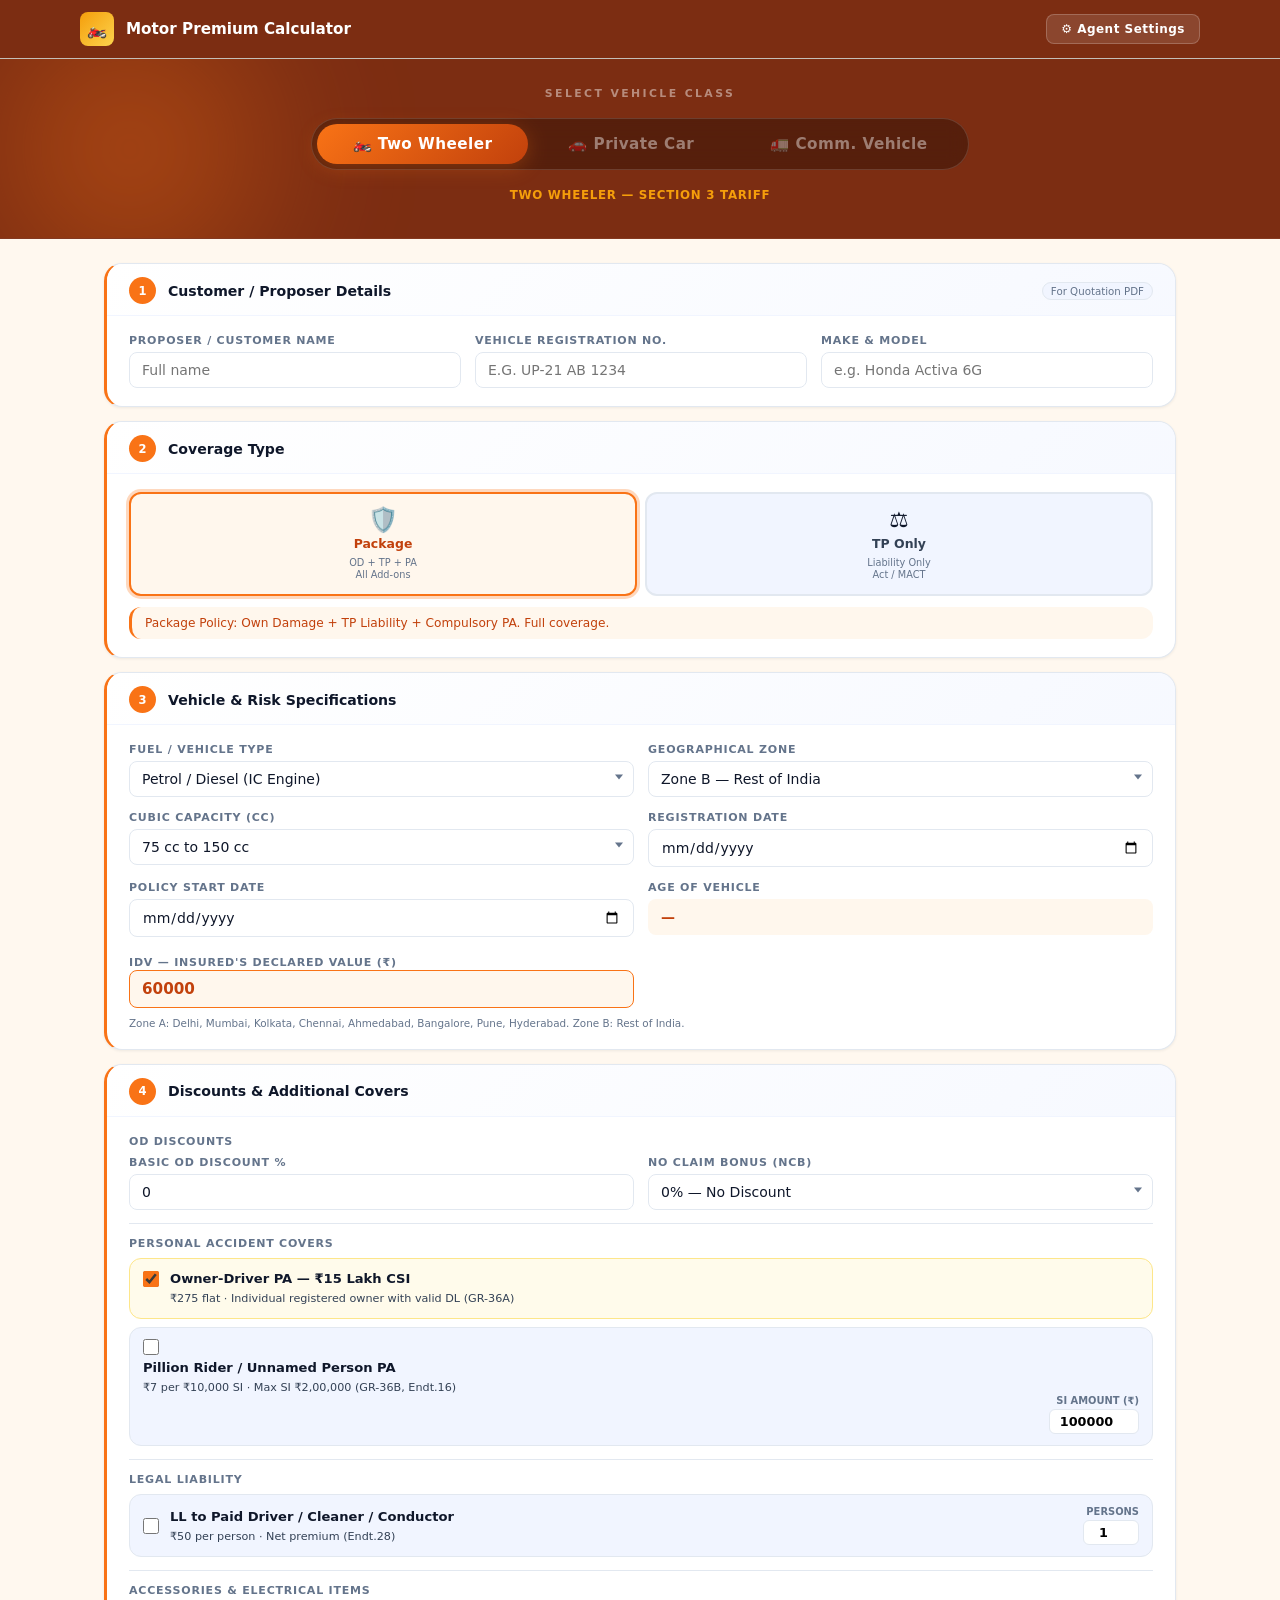
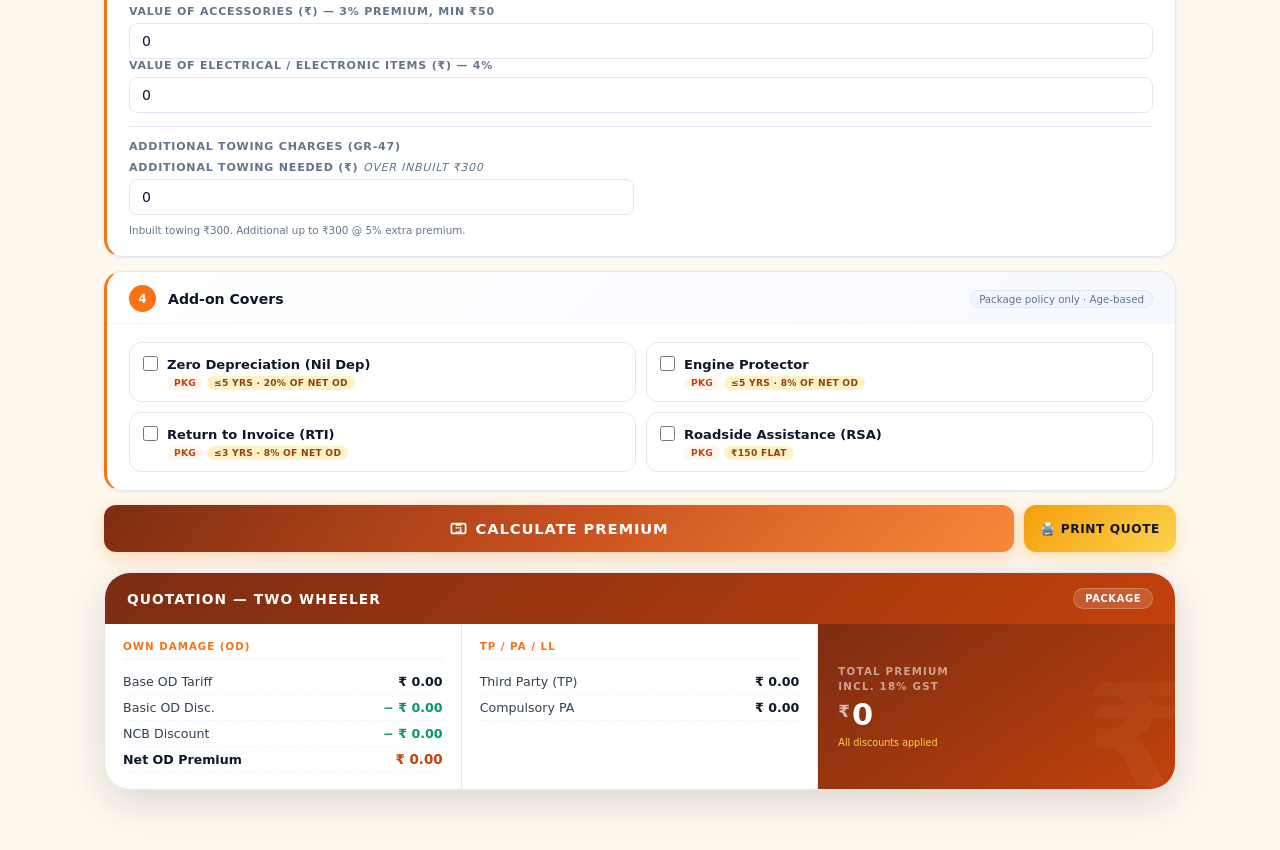
<file: index.html.html>
<!DOCTYPE html>
<html lang="en">
<head>
<meta charset="UTF-8">
<meta name="viewport" content="width=device-width, initial-scale=1.0">
<title>Motor Premium Calculator — TW · PC · CV</title>
<style>
:root {
  --tw-deep:#7C2D12;--tw-mid:#C2410C;--tw-vivid:#F97316;--tw-soft:#FFF7ED;--tw-glow:rgba(249,115,22,.28);
  --pc-deep:#1A0E4E;--pc-mid:#3730A3;--pc-vivid:#4F46E5;--pc-soft:#EEF2FF;--pc-glow:rgba(79,70,229,.28);
  --cv-deep:#052E1C;--cv-mid:#065F46;--cv-vivid:#059669;--cv-soft:#ECFDF5;--cv-glow:rgba(5,150,105,.28);
  --th-deep:var(--pc-deep);--th-mid:var(--pc-mid);--th-vivid:var(--pc-vivid);--th-soft:var(--pc-soft);--th-glow:var(--pc-glow);
  --amber:#F59E0B;--amber-lt:#FCD34D;--amber-dk:#D97706;
  --teal:#059669;--red:#EF4444;
  --ink:#0F172A;--ink-mid:#334155;--ink-lite:#64748B;
  --border:#E2E8F0;--border-lt:#F1F5FF;--white:#FFFFFF;--bg:#EEF2FF;
  --shadow-sm:0 1px 3px rgba(15,23,42,.07);--shadow-md:0 4px 16px rgba(15,23,42,.10);--shadow-lg:0 12px 40px rgba(15,23,42,.14);
  --r-sm:8px;--r-md:12px;--r-lg:18px;--r-xl:26px;
}
body.tw-mode{--th-deep:var(--tw-deep);--th-mid:var(--tw-mid);--th-vivid:var(--tw-vivid);--th-soft:var(--tw-soft);--th-glow:var(--tw-glow);--bg:#FFF8EF;}
body.cv-mode{--th-deep:var(--cv-deep);--th-mid:var(--cv-mid);--th-vivid:var(--cv-vivid);--th-soft:var(--cv-soft);--th-glow:var(--cv-glow);--bg:#E8F5F0;}
*,*::before,*::after{box-sizing:border-box;margin:0;padding:0;}
html{font-size:16px;scroll-behavior:smooth;}
body{font-family:'Segoe UI',system-ui,sans-serif;background:var(--bg);color:var(--ink);-webkit-font-smoothing:antialiased;min-height:100vh;transition:background .5s;}
input,select,button{font-family:inherit;}
.hidden{display:none!important;}
@keyframes fadeUp{from{opacity:0;transform:translateY(16px)}to{opacity:1;transform:translateY(0)}}
@keyframes pulseGlow{0%,100%{box-shadow:0 0 0 0 var(--th-glow)}50%{box-shadow:0 0 0 10px transparent}}
@keyframes shimmer{0%{background-position:-200% center}100%{background-position:200% center}}

/* HEADER */
.app-header-bar{background:var(--th-deep);padding:0 28px;position:relative;z-index:20;transition:background .5s;}
.app-header-bar-inner{max-width:1120px;margin:0 auto;display:flex;align-items:center;gap:12px;padding:12px 0;}
.vs-logo{width:34px;height:34px;border-radius:8px;background:linear-gradient(135deg,var(--amber),var(--amber-lt));display:flex;align-items:center;justify-content:center;font-size:16px;flex-shrink:0;}
.vs-title{font-size:.95rem;font-weight:800;color:#fff;}
.btn-settings{margin-left:auto;background:rgba(255,255,255,.12);border:1px solid rgba(255,255,255,.2);color:#fff;border-radius:8px;padding:7px 14px;font-size:.75rem;font-weight:700;cursor:pointer;letter-spacing:.04em;transition:background .18s;}
.btn-settings:hover{background:rgba(255,255,255,.2);}

/* SETTINGS PANEL */
.settings-panel{background:rgba(0,0,0,.25);border-bottom:1px solid rgba(255,255,255,.08);backdrop-filter:blur(8px);transition:all .3s;overflow:hidden;}
.settings-panel.closed{max-height:0;padding:0;}
.settings-panel.open{max-height:200px;padding:12px 28px;}
.settings-inner{max-width:1120px;margin:0 auto;display:flex;gap:14px;flex-wrap:wrap;align-items:flex-end;}
.sfield{display:flex;flex-direction:column;gap:4px;flex:1;min-width:160px;}
.sfield label{font-size:.62rem;font-weight:700;color:rgba(255,255,255,.55);text-transform:uppercase;letter-spacing:.1em;}
.sfield input{background:rgba(255,255,255,.1);border:1px solid rgba(255,255,255,.2);color:#fff;border-radius:7px;padding:7px 11px;font-size:.8rem;font-weight:600;outline:none;}
.sfield input::placeholder{color:rgba(255,255,255,.3);}
.sfield input:focus{border-color:var(--amber);background:rgba(255,255,255,.15);}
.s-note{font-size:.62rem;color:rgba(255,255,255,.35);align-self:flex-end;padding-bottom:8px;}

/* VEHICLE SWITCHER */
.vehicle-switcher{background:var(--th-deep);padding:28px 28px 36px;position:relative;overflow:hidden;transition:background .5s;border-bottom:1px solid rgba(255,255,255,.06);}
.vehicle-switcher::before{content:'';position:absolute;width:380px;height:380px;border-radius:50%;filter:blur(70px);pointer-events:none;opacity:.5;background:radial-gradient(circle,var(--th-vivid),transparent 70%);top:-100px;left:-60px;}
.vs-inner{max-width:1120px;margin:0 auto;display:flex;flex-direction:column;align-items:center;gap:18px;position:relative;z-index:2;}
.vs-chooser-label{font-size:.68rem;font-weight:700;color:rgba(255,255,255,.45);text-transform:uppercase;letter-spacing:.22em;}
.mode-toggle{display:flex;align-items:center;background:rgba(0,0,0,.3);border:1.5px solid rgba(255,255,255,.14);border-radius:60px;padding:5px;gap:4px;backdrop-filter:blur(10px);}
.mode-btn{padding:11px 36px;border-radius:50px;border:none;cursor:pointer;font-size:.95rem;font-weight:800;letter-spacing:.03em;transition:all .28s;background:transparent;color:rgba(255,255,255,.42);display:flex;align-items:center;gap:9px;}
.mode-btn.active{background:linear-gradient(135deg,var(--th-vivid),var(--th-mid));color:#fff;box-shadow:0 4px 20px var(--th-glow);animation:pulseGlow 2.5s ease-in-out infinite;}
.mode-btn:hover:not(.active){color:rgba(255,255,255,.8);background:rgba(255,255,255,.08);}
.vs-active-label{font-size:.74rem;font-weight:600;color:var(--amber);letter-spacing:.06em;text-transform:uppercase;}

/* LAYOUT */
.app-main{max-width:1120px;margin:0 auto;padding:24px 24px 60px;}

/* CARDS */
.card{background:var(--white);border:1px solid var(--border);border-left:3.5px solid var(--th-vivid);border-radius:var(--r-lg);box-shadow:var(--shadow-sm);overflow:hidden;margin-bottom:14px;transition:border-color .5s;}
.card:hover{box-shadow:var(--shadow-md);}
.card-header{display:flex;align-items:center;gap:12px;padding:13px 22px 11px;border-bottom:1px solid var(--border-lt);background:linear-gradient(135deg,rgba(255,255,255,.9),rgba(241,245,255,.6));}
.s-num{width:27px;height:27px;border-radius:50%;background:var(--th-vivid);color:#fff;display:flex;align-items:center;justify-content:center;font-size:.72rem;font-weight:800;flex-shrink:0;transition:background .5s;}
.card-header h2{font-size:.88rem;font-weight:700;color:var(--ink);flex:1;}
.ch-note{font-size:.64rem;color:var(--ink-lite);font-weight:500;background:var(--border-lt);padding:2px 8px;border-radius:20px;border:1px solid var(--border);}
.card-body{padding:18px 22px;}

/* CUSTOMER CARD */
.cust-grid{display:grid;grid-template-columns:1fr 1fr 1fr;gap:14px;}
@media(max-width:600px){.cust-grid{grid-template-columns:1fr;}}

/* COVERAGE TABS */
.cov-tabs{display:grid;grid-template-columns:1fr 1fr 1fr;gap:8px;}
.cov-tabs.two-col{grid-template-columns:1fr 1fr;}
.cov-tab{position:relative;}
.cov-tab input[type=radio]{position:absolute;opacity:0;pointer-events:none;}
.cov-tab-label{display:flex;flex-direction:column;align-items:center;gap:4px;padding:13px 8px;border-radius:var(--r-md);border:2px solid var(--border);background:var(--border-lt);cursor:pointer;transition:all .22s;text-align:center;}
.tab-icon{font-size:1.35rem;transition:transform .22s;}
.tab-name{font-size:.78rem;font-weight:700;color:var(--ink-mid);}
.tab-desc{font-size:.61rem;color:var(--ink-lite);line-height:1.25;margin-top:2px;}
.cov-tab input:checked+.cov-tab-label{border-color:var(--th-vivid);background:var(--th-soft);box-shadow:0 0 0 3px var(--th-glow);}
.cov-tab input:checked+.cov-tab-label .tab-name{color:var(--th-mid);}
.cov-tab input:checked+.cov-tab-label .tab-icon{transform:scale(1.12);}
.cov-banner{margin-top:11px;padding:9px 13px;background:var(--th-soft);border-radius:var(--r-md);font-size:.76rem;color:var(--th-mid);font-weight:500;border-left:3px solid var(--th-vivid);transition:all .4s;}

/* FORM */
.form-grid{display:grid;grid-template-columns:1fr 1fr;gap:14px;}
.form-grid.cols3{grid-template-columns:1fr 1fr 1fr;}
@media(max-width:600px){.form-grid,.form-grid.cols3{grid-template-columns:1fr;}}
.field-g{display:flex;flex-direction:column;gap:5px;}
.f-label{font-size:.69rem;font-weight:700;color:var(--ink-lite);text-transform:uppercase;letter-spacing:.07em;}
.f-inp,.f-sel{width:100%;background:var(--white);border:1.5px solid var(--border);border-radius:var(--r-sm);padding:9px 12px;font-size:.875rem;font-weight:500;color:var(--ink);transition:border-color .18s,box-shadow .18s;outline:none;appearance:none;}
.f-inp:focus,.f-sel:focus{border-color:var(--th-vivid);box-shadow:0 0 0 3px var(--th-glow);}
.f-inp.readonly{background:var(--th-soft);color:var(--th-mid);font-weight:700;cursor:default;border-color:transparent;}
.f-inp.idv-f{font-size:.95rem;font-weight:700;color:var(--th-mid);border-color:var(--th-vivid);background:var(--th-soft);}
.sel-wrap{position:relative;}
.sel-wrap::after{content:'';position:absolute;right:11px;top:50%;transform:translateY(-50%);border:4px solid transparent;border-top:5px solid var(--ink-lite);pointer-events:none;}
.idv-warn{font-size:.7rem;color:#B45309;font-weight:600;margin-top:3px;}
.sub-label{font-size:.69rem;font-weight:700;color:var(--ink-lite);text-transform:uppercase;letter-spacing:.07em;margin-bottom:8px;}
.sec-div{height:1px;background:var(--border);margin:13px 0;}
.f-hint{font-size:.65rem;color:var(--ink-lite);margin-top:3px;line-height:1.4;}

/* CHECK BLOCKS */
.check-block{display:flex;align-items:flex-start;gap:11px;background:#FFFBEB;border:1.5px solid #FDE68A;border-radius:var(--r-md);padding:11px 13px;cursor:pointer;transition:all .18s;}
.check-block.neutral{background:var(--border-lt);border-color:var(--border);}
.check-block.neutral:hover{border-color:var(--th-vivid);box-shadow:0 0 0 3px var(--th-glow);}
.check-block+.check-block{margin-top:8px;}
.check-block input[type=checkbox]{width:16px;height:16px;accent-color:var(--th-vivid);cursor:pointer;flex-shrink:0;margin-top:1px;}
.cbt strong{display:block;font-size:.82rem;font-weight:700;color:var(--ink);line-height:1.3;}
.cbt span{font-size:.7rem;color:var(--ink-mid);line-height:1.4;}

/* ADDON GRID */
.addon-grid{display:grid;grid-template-columns:1fr 1fr;gap:10px;}
@media(max-width:600px){.addon-grid{grid-template-columns:1fr;}}
.addon-card{border:1.5px solid var(--border);border-radius:var(--r-md);padding:11px 13px;background:var(--white);display:flex;flex-direction:column;gap:7px;transition:all .2s;}
.addon-card.active{border-color:var(--th-vivid);background:var(--th-soft);box-shadow:0 0 0 3px var(--th-glow);}
.addon-card.age-disabled{opacity:.38;pointer-events:none;filter:grayscale(.4);}
.addon-card.cov-hidden{display:none!important;}
.addon-top{display:flex;align-items:flex-start;justify-content:space-between;gap:8px;}
.addon-lbl{display:flex;align-items:flex-start;gap:9px;cursor:pointer;flex:1;}
.addon-lbl input[type=checkbox]{width:15px;height:15px;accent-color:var(--th-vivid);cursor:pointer;flex-shrink:0;margin-top:2px;}
.aname{font-size:.82rem;font-weight:700;color:var(--ink);line-height:1.3;}
.ameta{display:flex;align-items:center;gap:4px;flex-wrap:wrap;margin-top:3px;}
.atag{padding:2px 7px;border-radius:20px;font-weight:700;letter-spacing:.03em;font-size:.57rem;text-transform:uppercase;}
.atag.t-pkg{background:var(--th-soft);color:var(--th-mid);}
.atag.t-age{background:#FEF3C7;color:#92400E;}
.atag.t-off{background:#FEE2E2;color:#991B1B;}
.disc-g{display:flex;flex-direction:column;align-items:flex-end;gap:2px;flex-shrink:0;}
.disc-g label{font-size:.59rem;font-weight:700;color:var(--ink-lite);text-transform:uppercase;letter-spacing:.06em;}
.disc-g input{width:56px;border:1.5px solid var(--border);border-radius:6px;padding:4px 7px;font-size:.76rem;font-weight:600;text-align:center;outline:none;background:var(--white);transition:border-color .18s;}
.disc-g input:focus{border-color:var(--amber);}
.addon-sub{width:100%;background:var(--white);border:1.5px solid var(--border);border-radius:7px;padding:6px 10px;font-size:.76rem;font-weight:500;color:var(--ink);outline:none;appearance:none;}

/* ACTION ROW */
.action-row{display:grid;grid-template-columns:1fr auto;gap:10px;margin-top:4px;}
.btn-calc{position:relative;overflow:hidden;background:linear-gradient(135deg,var(--th-deep),var(--th-mid),var(--th-vivid));color:#fff;border:none;border-radius:var(--r-md);padding:15px 0;font-size:.92rem;font-weight:800;letter-spacing:.06em;text-transform:uppercase;cursor:pointer;display:flex;align-items:center;justify-content:center;gap:9px;box-shadow:0 4px 18px var(--th-glow);transition:transform .18s,box-shadow .2s;}
.btn-calc::before{content:'';position:absolute;inset:0;pointer-events:none;background:linear-gradient(90deg,transparent,rgba(255,255,255,.15),transparent);background-size:200% 100%;animation:shimmer 2.8s linear infinite;}
.btn-calc:hover{transform:translateY(-2px);box-shadow:0 8px 28px var(--th-glow);}
.btn-print{background:linear-gradient(135deg,var(--amber),var(--amber-lt));color:var(--ink);border:none;border-radius:var(--r-md);padding:15px 16px;font-weight:700;font-size:.76rem;letter-spacing:.05em;text-transform:uppercase;cursor:pointer;display:flex;align-items:center;justify-content:center;gap:7px;box-shadow:0 4px 14px rgba(245,158,11,.3);transition:all .18s;white-space:nowrap;}
.btn-print:hover{filter:brightness(1.07);transform:translateY(-2px);}

/* QUOTE PANEL */
.quote-panel{background:var(--white);border:1.5px solid var(--border);border-radius:var(--r-xl);box-shadow:var(--shadow-lg);overflow:hidden;margin-top:20px;}
.qp-head{background:linear-gradient(135deg,var(--th-deep),var(--th-mid));padding:15px 22px;display:flex;align-items:center;gap:12px;transition:background .5s;}
.qp-head h2{font-size:.86rem;font-weight:700;color:#fff;text-transform:uppercase;letter-spacing:.08em;flex:1;}
.qp-pill{font-size:.62rem;font-weight:800;padding:4px 11px;border-radius:20px;background:rgba(255,255,255,.15);color:#fff;letter-spacing:.06em;text-transform:uppercase;border:1px solid rgba(255,255,255,.22);}
.qp-body{display:grid;grid-template-columns:1fr 1fr 1fr;}
@media(max-width:700px){.qp-body{grid-template-columns:1fr;}.qp-col{border-right:none!important;border-bottom:1px solid var(--border);}}
.qp-col{padding:16px 18px;border-right:1px solid var(--border);}
.qp-col:last-child{border-right:none;}
.qp-col-ttl{font-size:.64rem;font-weight:800;color:var(--th-vivid);text-transform:uppercase;letter-spacing:.1em;margin-bottom:9px;padding-bottom:6px;border-bottom:2px solid var(--th-soft);transition:color .4s,border-color .4s;}
.qrow{display:flex;justify-content:space-between;align-items:baseline;padding:5px 0;font-size:.79rem;border-bottom:1px dashed var(--border-lt);}
.qrow:last-of-type{border-bottom:none;}
.qlbl{color:var(--ink-mid);font-weight:500;}
.qval{font-weight:700;color:var(--ink);font-variant-numeric:tabular-nums;}
.qrow.disc .qval{color:var(--teal);}
.qrow.bold-r .qlbl{font-weight:700;color:var(--ink);}
.qrow.bold-r .qval{font-weight:800;color:var(--th-mid);font-size:.84rem;}
.qrow.acc-r .qlbl{color:var(--th-mid);font-weight:600;}
.qrow.acc-r .qval{color:var(--th-vivid);font-weight:700;}
.q-total-col{background:linear-gradient(145deg,var(--th-deep),var(--th-mid));padding:22px 20px;display:flex;flex-direction:column;justify-content:center;transition:background .5s;position:relative;overflow:hidden;}
.q-total-col::before{content:'₹';position:absolute;right:-10px;bottom:-20px;font-size:9rem;font-weight:900;color:rgba(255,255,255,.04);pointer-events:none;line-height:1;user-select:none;}
.q-ttl-lbl{font-size:.64rem;color:rgba(255,255,255,.55);text-transform:uppercase;letter-spacing:.12em;font-weight:600;margin-bottom:5px;line-height:1.5;}
.q-ttl-amt{font-size:1.9rem;font-weight:900;color:#fff;line-height:1;font-variant-numeric:tabular-nums;}
.q-ttl-amt .rs{font-size:1.05rem;opacity:.65;margin-right:2px;vertical-align:top;line-height:1.42;}
.q-ttl-gst{font-size:.6rem;color:var(--amber-lt);margin-top:6px;font-weight:500;line-height:1.4;}

/* PRINT */
@media print{
  body{background:#fff!important;-webkit-print-color-adjust:exact!important;print-color-adjust:exact!important;}
  @page{size:A4 portrait;margin:1.2cm;}
  .app-header-bar,.settings-panel,.vehicle-switcher,.app-main,.no-print{display:none!important;}
  .print-doc{display:block!important;}
}
.print-doc{display:none;}

/* Commission Panel */
.comm-panel{background:#f0fdf4;border:1.5px solid #86efac;border-radius:10px;padding:14px 18px;margin-top:10px}
.comm-panel-head{display:flex;justify-content:space-between;align-items:center;margin-bottom:10px}
.comm-panel-head h3{font-size:.88rem;font-weight:700;color:#166534;letter-spacing:.3px}
.comm-panel-head .comm-note{font-size:.72rem;color:#16a34a;background:#dcfce7;padding:2px 8px;border-radius:20px}
.comm-row{display:flex;justify-content:space-between;align-items:center;padding:5px 0;border-bottom:1px dashed #bbf7d0;font-size:.82rem}
.comm-row:last-child{border-bottom:none}
.comm-row .cl{color:#374151}
.comm-row .cv{font-weight:600;color:#166534}
.comm-total-row{display:flex;justify-content:space-between;align-items:center;padding:8px 0 4px;margin-top:6px;border-top:2px solid #86efac;font-size:.9rem;font-weight:700}
.comm-total-row .cl{color:#166534}
.comm-total-row .cv{color:#15803d;font-size:1rem}
.comm-incentive{margin-top:8px;padding:7px 10px;background:#dcfce7;border-radius:6px;font-size:.78rem;color:#166534;border-left:3px solid #22c55e}

/* ── SECTION VISIBILITY: hidden by default, shown via JS ── */
#twSection, #pcSection, #cvSection { display: none; }

/* MOBILE */
html,body{overflow-x:hidden;}
@media(max-width:768px){
  .f-inp,.f-sel{font-size:16px;min-height:44px;}
  .check-block input[type=checkbox],.addon-lbl input[type=checkbox]{width:20px;height:20px;}
  .mode-btn{padding:10px 20px;font-size:.82rem;}
}
@media(max-width:480px){
  .vehicle-switcher{padding:20px 16px 28px;}
  .app-main{padding:14px 12px 48px;}
  .card{margin-bottom:10px;}
  .card-body{padding:13px 12px;}
  .action-row{grid-template-columns:1fr;}
  .btn-print{width:100%;}
  .mode-btn{padding:9px 14px;font-size:.78rem;}
}
</style>
</head>
<body class="tw-mode">

<!-- HEADER -->
<div class="app-header-bar" id="appHeader">
  <div class="app-header-bar-inner">
    <div class="vs-logo" id="vsLogo">🏍️</div>
    <div>
      <div class="vs-title">Motor Premium Calculator</div>
    </div>
    <button class="btn-settings" onclick="toggleSettings()">⚙ Agent Settings</button>
  </div>
</div>

<!-- SETTINGS PANEL -->
<div class="settings-panel closed" id="settingsPanel">
  <div class="settings-inner">
    <div class="sfield">
      <label>Agent Name</label>
      <input type="text" id="agentName" placeholder="Your full name" oninput="saveSettings()">
    </div>
    <div class="sfield">
      <label>Agency / Branch</label>
      <input type="text" id="agentAgency" placeholder="e.g. New India Assurance, Sambhal" oninput="saveSettings()">
    </div>
    <div class="sfield">
      <label>IRDAI Licence No.</label>
      <input type="text" id="agentLicence" placeholder="e.g. CA-XXXXXXXX" oninput="saveSettings()">
    </div>
    <div class="sfield">
      <label>Mobile / Contact</label>
      <input type="text" id="agentMobile" placeholder="10-digit mobile" oninput="saveSettings()">
    </div>
    <div class="s-note">Settings saved automatically in this browser</div>
  </div>
</div>

<!-- VEHICLE SWITCHER -->
<div class="vehicle-switcher">
  <div class="vs-inner">
    <div class="vs-chooser-label">Select Vehicle Class</div>
    <div class="mode-toggle">
      <button class="mode-btn active" id="btnTW" onclick="setMode('TW')">🏍️ Two Wheeler</button>
      <button class="mode-btn" id="btnPC" onclick="setMode('PC')">🚗 Private Car</button>
      <button class="mode-btn" id="btnCV" onclick="setMode('CV')">🚛 Comm. Vehicle</button>
    </div>
    <div class="vs-active-label" id="vsActiveLbl">Two Wheeler — Section 3 Tariff</div>
  </div>
</div>

<main class="app-main">
<div class="input-area">

<!-- ═══════════════════════════════════════════════
     TWO WHEELER SECTION
═══════════════════════════════════════════════ -->
<div id="twSection">

  <!-- TW: Customer Details -->
  <div class="card">
    <div class="card-header"><div class="s-num">1</div><h2>Customer / Proposer Details</h2><span class="ch-note">For Quotation PDF</span></div>
    <div class="card-body">
      <div class="cust-grid">
        <div class="field-g">
          <label class="f-label">Proposer / Customer Name</label>
          <input type="text" id="twCustName" class="f-inp" placeholder="Full name">
        </div>
        <div class="field-g">
          <label class="f-label">Vehicle Registration No.</label>
          <input type="text" id="twRegNo" class="f-inp" placeholder="e.g. UP-21 AB 1234" style="text-transform:uppercase">
        </div>
        <div class="field-g">
          <label class="f-label">Make &amp; Model</label>
          <input type="text" id="twMakeModel" class="f-inp" placeholder="e.g. Honda Activa 6G">
        </div>
      </div>
    </div>
  </div>

  <!-- TW: Coverage Type -->
  <div class="card">
    <div class="card-header"><div class="s-num">2</div><h2>Coverage Type</h2></div>
    <div class="card-body">
      <div class="cov-tabs two-col">
        <div class="cov-tab">
          <input type="radio" name="twCov" id="twCov_pkg" value="PKG" checked onchange="twCovChange()">
          <label class="cov-tab-label" for="twCov_pkg">
            <span class="tab-icon">🛡️</span><span class="tab-name">Package</span>
            <span class="tab-desc">OD + TP + PA<br>All Add-ons</span>
          </label>
        </div>
        <div class="cov-tab">
          <input type="radio" name="twCov" id="twCov_tp" value="TP" onchange="twCovChange()">
          <label class="cov-tab-label" for="twCov_tp">
            <span class="tab-icon">⚖️</span><span class="tab-name">TP Only</span>
            <span class="tab-desc">Liability Only<br>Act / MACT</span>
          </label>
        </div>
      </div>
      <div class="cov-banner" id="twCovBanner">Package Policy: Own Damage + TP Liability + Compulsory PA. Full coverage.</div>
    </div>
  </div>

  <!-- TW: Vehicle & Risk -->
  <div class="card">
    <div class="card-header"><div class="s-num">3</div><h2>Vehicle &amp; Risk Specifications</h2></div>
    <div class="card-body">
      <div class="form-grid">
        <div class="field-g">
          <label class="f-label">Fuel / Vehicle Type</label>
          <div class="sel-wrap"><select id="twVehicleType" class="f-sel" onchange="twVehicleChange()">
            <option value="IC">Petrol / Diesel (IC Engine)</option>
            <option value="CNG_KIT">CNG / LPG — Kit Installed</option>
            <option value="EV">Battery Electric (BEV)</option>
          </select></div>
        </div>
        <div class="field-g">
          <label class="f-label">Geographical Zone</label>
          <div class="sel-wrap"><select id="twZone" class="f-sel">
            <option value="A">Zone A — Metro Cities</option>
            <option value="B" selected>Zone B — Rest of India</option>
          </select></div>
        </div>
        <div class="field-g" id="twCcField">
          <label class="f-label">Cubic Capacity (CC)</label>
          <div class="sel-wrap"><select id="twCC" class="f-sel">
            <option value="u75">Up to 75 cc</option>
            <option value="u150" selected>75 cc to 150 cc</option>
            <option value="u350">150 cc to 350 cc</option>
            <option value="over350">Exceeding 350 cc</option>
          </select></div>
        </div>
        <div class="field-g hidden" id="twKwField">
          <label class="f-label">Motor Power (KW)</label>
          <div class="sel-wrap"><select id="twKW" class="f-sel">
            <option value="u3">Up to 3 KW</option>
            <option value="u7" selected>3 KW to 7 KW</option>
            <option value="u16">7 KW to 16 KW</option>
            <option value="over16">Above 16 KW</option>
          </select></div>
        </div>
        <div class="field-g hidden" id="twCngKitField">
          <label class="f-label">Value of CNG / LPG Kit (₹)</label>
          <input type="number" id="twCngKitVal" class="f-inp" value="0" min="0">
        </div>
        <div class="field-g">
          <label class="f-label">Registration Date</label>
          <input type="date" id="twRegDate" class="f-inp" onchange="twUpdateAge()">
        </div>
        <div class="field-g">
          <label class="f-label">Policy Start Date</label>
          <input type="date" id="twPolDate" class="f-inp" onchange="twUpdateAge()">
        </div>
        <div class="field-g">
          <label class="f-label">Age of Vehicle</label>
          <input type="text" id="twAgeDisplay" class="f-inp readonly" readonly value="—">
          <input type="hidden" id="twAgeBr" value="1">
        </div>
        <div class="field-g" id="twIdvField">
          <label class="f-label">IDV — Insured's Declared Value (₹)</label>
          <input type="number" id="twIDV" class="f-inp idv-f" value="60000" min="0">
          <p id="twIdvWarn" class="idv-warn hidden"></p>
        </div>
      </div>
      <p class="f-hint" style="margin-top:8px">Zone A: Delhi, Mumbai, Kolkata, Chennai, Ahmedabad, Bangalore, Pune, Hyderabad. Zone B: Rest of India.</p>
    </div>
  </div>

  <!-- TW: Discounts & Extras -->
  <div class="card">
    <div class="card-header"><div class="s-num">4</div><h2>Discounts &amp; Additional Covers</h2></div>
    <div class="card-body">
      <!-- OD Discounts -->
      <div id="twOdDiscBlock">
        <p class="sub-label">OD Discounts</p>
        <div class="form-grid" style="margin-bottom:13px">
          <div class="field-g">
            <label class="f-label">Basic OD Discount %</label>
            <input type="number" id="twOdDisc" class="f-inp" value="0" min="0" max="100">
          </div>
          <div class="field-g">
            <label class="f-label">No Claim Bonus (NCB)</label>
            <div class="sel-wrap"><select id="twNCB" class="f-sel">
              <option value="0">0% — No Discount</option>
              <option value="20">20%</option>
              <option value="25">25%</option>
              <option value="35">35%</option>
              <option value="45">45%</option>
              <option value="50">50%</option>
            </select></div>
          </div>
        </div>
        <div class="sec-div"></div>
      </div>

      <!-- PA Cover -->
      <p class="sub-label">Personal Accident Covers</p>
      <label class="check-block">
        <input type="checkbox" id="twCompPA" checked>
        <div class="cbt"><strong>Owner-Driver PA — ₹15 Lakh CSI</strong><span>₹275 flat · Individual registered owner with valid DL (GR-36A)</span></div>
      </label>
      <div class="check-block neutral" style="align-items:center;margin-top:8px" id="twPillionBlock">
        <input type="checkbox" id="twPillionPA" style="margin-top:0">
        <div class="cbt" style="flex:1"><strong>Pillion Rider / Unnamed Person PA</strong><span>₹7 per ₹10,000 SI · Max SI ₹2,00,000 (GR-36B, Endt.16)</span></div>
        <div style="display:flex;flex-direction:column;align-items:flex-end;gap:3px;flex-shrink:0">
          <label style="font-size:.62rem;font-weight:700;color:var(--ink-lite);text-transform:uppercase">SI Amount (₹)</label>
          <input type="number" id="twPillionSI" value="100000" min="10000" max="200000" step="10000" style="width:90px;border:1.5px solid var(--border);border-radius:6px;padding:4px 8px;font-size:.8rem;font-weight:600;text-align:center;outline:none;">
        </div>
      </div>

      <div class="sec-div"></div>

      <!-- LL -->
      <p class="sub-label">Legal Liability</p>
      <div class="check-block neutral" style="align-items:center">
        <input type="checkbox" id="twLL" style="margin-top:0">
        <div class="cbt" style="flex:1"><strong>LL to Paid Driver / Cleaner / Conductor</strong><span>₹50 per person · Net premium (Endt.28)</span></div>
        <div style="display:flex;flex-direction:column;align-items:flex-end;gap:3px;flex-shrink:0">
          <label style="font-size:.62rem;font-weight:700;color:var(--ink-lite);text-transform:uppercase">Persons</label>
          <input type="number" id="twLLPersons" value="1" min="1" max="5" style="width:56px;border:1.5px solid var(--border);border-radius:6px;padding:4px 7px;font-size:.8rem;font-weight:600;text-align:center;outline:none;">
        </div>
      </div>

      <div class="sec-div"></div>

      <!-- Accessories -->
      <p class="sub-label" id="twAccLabel">Accessories &amp; Electrical Items</p>
      <div class="form-grid" id="twAccBlock">
        <div class="field-g">
          <label class="f-label">Value of Accessories (₹) — 3% premium, min ₹50</label>
          <input type="number" id="twAccVal" class="f-inp" value="0" min="0" placeholder="e.g. extra fittings, saddlebags">
        </div>
        <div class="field-g">
          <label class="f-label">Value of Electrical / Electronic Items (₹) — 4%</label>
          <input type="number" id="twElecVal" class="f-inp" value="0" min="0" placeholder="e.g. GPS, extra lights">
        </div>
      </div>

      <div class="sec-div"></div>

      <!-- Additional Towing -->
      <p class="sub-label">Additional Towing Charges (GR-47)</p>
      <div class="form-grid">
        <div class="field-g">
          <label class="f-label">Additional Towing Needed (₹) <span style="font-weight:400;font-style:italic">over inbuilt ₹300</span></label>
          <input type="number" id="twTowingAmt" class="f-inp" value="0" min="0" max="300" placeholder="Up to ₹300 additional @ 5%">
          <p class="f-hint">Inbuilt towing ₹300. Additional up to ₹300 @ 5% extra premium.</p>
        </div>
      </div>
    </div>
  </div>

  <!-- TW: Add-on Covers -->
  <div class="card" id="twAddonCard">
    <div class="card-header"><div class="s-num">4</div><h2>Add-on Covers</h2><span class="ch-note">Package policy only · Age-based</span></div>
    <div class="card-body">
      <div id="twTpNotice" class="hidden" style="padding:8px 12px;background:#FFF8E6;border:1.5px solid #E2C47A;border-radius:8px;font-size:.74rem;color:#7A5C00;font-weight:600;margin-bottom:12px">⚠️ Add-on covers are not available under TP Only policy.</div>
      <div class="addon-grid">
        <div class="addon-card" id="tw_card_nilDep" data-maxyr="5" data-allow="PKG">
          <div class="addon-top"><label class="addon-lbl"><input type="checkbox" id="tw_nilDep" onchange="twCardToggle('nilDep')"><span><span class="aname">Zero Depreciation (Nil Dep)</span><div class="ameta"><span class="atag t-pkg">PKG</span><span class="atag t-age">≤5 yrs · 20% of net OD</span><span class="atag t-off hidden" id="tw_dtag_nilDep">Age Exceeded</span></div></span></label></div>
        </div>
        <div class="addon-card" id="tw_card_engineProtect" data-maxyr="5" data-allow="PKG">
          <div class="addon-top"><label class="addon-lbl"><input type="checkbox" id="tw_engineProtect" onchange="twCardToggle('engineProtect')"><span><span class="aname">Engine Protector</span><div class="ameta"><span class="atag t-pkg">PKG</span><span class="atag t-age">≤5 yrs · 8% of net OD</span><span class="atag t-off hidden" id="tw_dtag_engineProtect">Age Exceeded</span></div></span></label></div>
        </div>
        <div class="addon-card" id="tw_card_rti" data-maxyr="3" data-allow="PKG">
          <div class="addon-top"><label class="addon-lbl"><input type="checkbox" id="tw_rti" onchange="twCardToggle('rti')"><span><span class="aname">Return to Invoice (RTI)</span><div class="ameta"><span class="atag t-pkg">PKG</span><span class="atag t-age">≤3 yrs · 8% of net OD</span><span class="atag t-off hidden" id="tw_dtag_rti">Age Exceeded</span></div></span></label></div>
        </div>
        <div class="addon-card" id="tw_card_rsa" data-maxyr="999" data-allow="PKG">
          <div class="addon-top"><label class="addon-lbl"><input type="checkbox" id="tw_rsa" onchange="twCardToggle('rsa')"><span><span class="aname">Roadside Assistance (RSA)</span><div class="ameta"><span class="atag t-pkg">PKG</span><span class="atag t-age">₹150 flat</span></div></span></label></div>
        </div>
        <div class="addon-card hidden" id="tw_card_batteryProtect" data-maxyr="3" data-allow="PKG">
          <div class="addon-top"><label class="addon-lbl"><input type="checkbox" id="tw_batteryProtect" onchange="twCardToggle('batteryProtect')"><span><span class="aname">Battery Protect (EV)</span><div class="ameta"><span class="atag t-pkg">PKG · EV only</span><span class="atag t-age">≤3 yrs · 0.5% of IDV</span><span class="atag t-off hidden" id="tw_dtag_batteryProtect">Age Exceeded</span></div></span></label></div>
        </div>
      </div>
    </div>
  </div>

  <!-- TW Buttons -->
  <div class="action-row">
    <button class="btn-calc" onclick="calculateTW()">
      <svg width="17" height="17" fill="none" stroke="currentColor" viewBox="0 0 24 24"><path stroke-linecap="round" stroke-linejoin="round" stroke-width="2.5" d="M9 7h6m0 10v-3m-3 3h.01M9 17h.01M9 11h.01M12 11h.01M15 11h.01M4 19h16a2 2 0 002-2V7a2 2 0 00-2-2H4a2 2 0 00-2 2v10a2 2 0 002 2z"/></svg>
      Calculate Premium
    </button>
    <button class="btn-print" onclick="calculateTW(); window.print()">
      🖨️ Print Quote
    </button>
  </div>

  <!-- TW Quote Panel -->
  <div class="quote-panel" id="twQuote">
    <div class="qp-head"><h2>Quotation — Two Wheeler</h2><span class="qp-pill" id="twQpPill">Package</span></div>
    <div class="qp-body">
      <div class="qp-col" id="twQColOD">
        <p class="qp-col-ttl">Own Damage (OD)</p>
        <div class="qrow"><span class="qlbl">Base OD Tariff</span><span class="qval">₹ <span id="tw_lbl_baseOD">0.00</span></span></div>
        <div class="qrow disc"><span class="qlbl">Basic OD Disc.</span><span class="qval">− ₹ <span id="tw_lbl_odDisc">0.00</span></span></div>
        <div class="qrow disc"><span class="qlbl">NCB Discount</span><span class="qval">− ₹ <span id="tw_lbl_ncbDisc">0.00</span></span></div>
        <div class="qrow bold-r"><span class="qlbl">Net OD Premium</span><span class="qval">₹ <span id="tw_lbl_netOD">0.00</span></span></div>
        <div class="qrow" id="twAccRow" style="display:none"><span class="qlbl">Accessories (3%)</span><span class="qval">₹ <span id="tw_lbl_acc">0.00</span></span></div>
        <div class="qrow" id="twElecRow" style="display:none"><span class="qlbl">Elec. Accessories (4%)</span><span class="qval">₹ <span id="tw_lbl_elec">0.00</span></span></div>
        <div class="qrow" id="twTowRow" style="display:none"><span class="qlbl">Add. Towing</span><span class="qval">₹ <span id="tw_lbl_tow">0.00</span></span></div>
        <div class="qrow acc-r" id="twAddonsTotalRow" style="display:none;border-top:1px solid var(--border-lt);margin-top:4px;padding-top:6px;"><span class="qlbl">Total Add-ons</span><span class="qval">₹ <span id="tw_lbl_addons">0.00</span></span></div>
      </div>
      <div class="qp-col" id="twQColTP">
        <p class="qp-col-ttl">TP / PA / LL</p>
        <div class="qrow"><span class="qlbl">Third Party (TP)</span><span class="qval">₹ <span id="tw_lbl_tp">0.00</span></span></div>
        <div class="qrow"><span class="qlbl">Compulsory PA</span><span class="qval">₹ <span id="tw_lbl_pa">0.00</span></span></div>
        <div class="qrow" id="twPillionRow" style="display:none"><span class="qlbl">Pillion Rider PA</span><span class="qval">₹ <span id="tw_lbl_pillion">0.00</span></span></div>
        <div class="qrow" id="twLlRow" style="display:none"><span class="qlbl">LL — Paid Driver</span><span class="qval">₹ <span id="tw_lbl_ll">0.00</span></span></div>
      </div>
      <div class="q-total-col">
        <p class="q-ttl-lbl">Total Premium<br>Incl. 18% GST</p>
        <p class="q-ttl-amt"><span class="rs">₹</span><span id="tw_lbl_grand">0</span></p>
        <p class="q-ttl-gst" id="twGstNote">All discounts applied</p>
      </div>
    </div>
  </div>

</div><!-- /twSection -->

<!-- ═══════════════════════════════════════════════
     PRIVATE CAR SECTION
═══════════════════════════════════════════════ -->
<div id="pcSection">

  <!-- PC: Customer Details -->
  <div class="card">
    <div class="card-header"><div class="s-num">1</div><h2>Customer / Proposer Details</h2><span class="ch-note">For Quotation PDF</span></div>
    <div class="card-body">
      <div class="cust-grid">
        <div class="field-g"><label class="f-label">Proposer / Customer Name</label><input type="text" id="pcCustName" class="f-inp" placeholder="Full name"></div>
        <div class="field-g"><label class="f-label">Vehicle Registration No.</label><input type="text" id="pcRegNo" class="f-inp" placeholder="e.g. UP-21 AB 1234" style="text-transform:uppercase"></div>
        <div class="field-g"><label class="f-label">Make &amp; Model</label><input type="text" id="pcMakeModel" class="f-inp" placeholder="e.g. Maruti Swift VXi"></div>
      </div>
    </div>
  </div>

  <!-- PC: Coverage Type -->
  <div class="card">
    <div class="card-header"><div class="s-num">2</div><h2>Coverage Type</h2></div>
    <div class="card-body">
      <div class="cov-tabs">
        <div class="cov-tab"><input type="radio" name="pcCov" id="pcCov_pkg" value="PKG" checked onchange="pcCovChange()"><label class="cov-tab-label" for="pcCov_pkg"><span class="tab-icon">🛡️</span><span class="tab-name">Package</span><span class="tab-desc">OD + TP + PA<br>All Add-ons</span></label></div>
        <div class="cov-tab"><input type="radio" name="pcCov" id="pcCov_tp" value="TP" onchange="pcCovChange()"><label class="cov-tab-label" for="pcCov_tp"><span class="tab-icon">⚖️</span><span class="tab-name">TP Only</span><span class="tab-desc">Liability Only<br>Act / MACT</span></label></div>
        <div class="cov-tab"><input type="radio" name="pcCov" id="pcCov_saod" value="SAOD" onchange="pcCovChange()"><label class="cov-tab-label" for="pcCov_saod"><span class="tab-icon">🔧</span><span class="tab-name">Standalone OD</span><span class="tab-desc">Own Damage Only<br>No TP · No PA</span></label></div>
      </div>
      <div class="cov-banner" id="pcCovBanner">Package Policy: Own Damage + TP Liability + Compulsory PA. All add-on covers available.</div>
    </div>
  </div>

  <!-- PC: Vehicle & Risk -->
  <div class="card">
    <div class="card-header"><div class="s-num">3</div><h2>Vehicle &amp; Risk Specifications</h2></div>
    <div class="card-body">
      <div class="form-grid">
        <div class="field-g">
          <label class="f-label">Fuel / Vehicle Type</label>
          <div class="sel-wrap"><select id="pcVehicleType" class="f-sel" onchange="pcVehicleChange()">
            <option value="IC">Petrol / Diesel (IC Engine)</option>
            <option value="CNG_FACTORY">CNG / LPG — Factory Fitted</option>
            <option value="CNG_KIT">CNG / LPG — Kit Installed</option>
            <option value="EV">Battery Electric (BEV)</option>
            <option value="HEV">Hybrid Electric (HEV)</option>
          </select></div>
        </div>
        <div class="field-g">
          <label class="f-label">Geographical Zone</label>
          <div class="sel-wrap"><select id="pcZone" class="f-sel">
            <option value="A">Zone A — Metro Cities</option>
            <option value="B" selected>Zone B — Rest of India</option>
          </select></div>
        </div>
        <div class="field-g">
          <label class="f-label">Make / Brand</label>
          <div class="sel-wrap"><select id="pcMakeBrand" class="f-sel">
            <option value="nonMaruti" selected>Non-Maruti (Standard rates)</option>
            <option value="maruti">Maruti Suzuki (Lower Nil Dep rates)</option>
          </select></div>
        </div>
        <div class="field-g" id="pcCcField">
          <label class="f-label">Cubic Capacity (CC)</label>
          <div class="sel-wrap"><select id="pcCC" class="f-sel">
            <option value="under1000">Not exceeding 1000 cc</option>
            <option value="1000to1500" selected>1000 cc to 1500 cc</option>
            <option value="over1500">Exceeding 1500 cc</option>
          </select></div>
        </div>
        <div class="field-g hidden" id="pcKwField">
          <label class="f-label">Motor Power (KW)</label>
          <div class="sel-wrap"><select id="pcKW" class="f-sel">
            <option value="under30">Up to 30 KW</option>
            <option value="30to65">30 KW to 65 KW</option>
            <option value="over65">Above 65 KW</option>
          </select></div>
        </div>
        <div class="field-g hidden" id="pcCngKitField">
          <label class="f-label">Value of CNG / LPG Kit (₹)</label>
          <input type="number" id="pcCngKitVal" class="f-inp" value="0" min="0">
        </div>
        <div class="field-g"><label class="f-label">Registration Date</label><input type="date" id="pcRegDate" class="f-inp" onchange="pcUpdateAge()"></div>
        <div class="field-g"><label class="f-label">Policy Start Date</label><input type="date" id="pcPolDate" class="f-inp" onchange="pcUpdateAge()"></div>
        <div class="field-g">
          <label class="f-label">Age of Vehicle</label>
          <input type="text" id="pcAgeDisplay" class="f-inp readonly" readonly value="—">
          <input type="hidden" id="pcAgeBr" value="1">
          <input type="hidden" id="pcAgeYr" value="0">
        </div>
        <div class="field-g" id="pcIdvField">
          <label class="f-label">IDV — Insured's Declared Value (₹)</label>
          <input type="number" id="pcIDV" class="f-inp idv-f" value="500000" min="0">
          <p id="pcIdvWarn" class="idv-warn hidden"></p>
        </div>
      </div>
    </div>
  </div>

  <!-- PC: Discounts & Liabilities -->
  <div class="card">
    <div class="card-header"><div class="s-num">4</div><h2>Discounts &amp; Liabilities</h2></div>
    <div class="card-body">
      <div id="pcOdDiscBlock">
        <p class="sub-label">OD Discounts</p>
        <div class="form-grid" style="margin-bottom:13px">
          <div class="field-g"><label class="f-label">Basic OD Discount %</label><input type="number" id="pcOdDisc" class="f-inp" value="0" min="0" max="100"></div>
          <div class="field-g">
            <label class="f-label">No Claim Bonus (NCB)</label>
            <div class="sel-wrap"><select id="pcNCB" class="f-sel">
              <option value="0">0% — No Discount</option><option value="20">20%</option><option value="25">25%</option><option value="35">35%</option><option value="45">45%</option><option value="50">50%</option>
            </select></div>
          </div>
        </div>
        <label class="check-block neutral" style="margin-bottom:13px">
          <input type="checkbox" id="pcAntiTheft">
          <div class="cbt"><strong>Anti-theft Device Fitted (ARAI Approved) — 2.5% OD Discount</strong><span>Discount applied on OD premium after basic OD discount, before NCB (as per IRDAI tariff)</span></div>
        </label>
        <div class="sec-div"></div>
      </div>
      <div id="pcPaBlock">
        <p class="sub-label">Compulsory PA Cover</p>
        <label class="check-block"><input type="checkbox" id="pcCompPA" checked><div class="cbt"><strong>Owner-Driver PA — ₹15 Lakh CSI</strong><span>₹275 flat · Individual registered owner with valid DL (GR-36A)</span></div></label>
        <div class="sec-div"></div>
      </div>
      <div id="pcLlBlock">
        <p class="sub-label">Legal Liability</p>
        <div class="check-block neutral" style="align-items:center">
          <input type="checkbox" id="pcLL" style="margin-top:0">
          <div class="cbt" style="flex:1"><strong>LL to Paid Driver / Cleaner / Conductor</strong><span>₹50 per person · Net premium (Endt.28)</span></div>
          <div style="display:flex;flex-direction:column;align-items:flex-end;gap:3px;flex-shrink:0">
            <label style="font-size:.62rem;font-weight:700;color:var(--ink-lite);text-transform:uppercase">Persons</label>
            <input type="number" id="pcLLPersons" value="1" min="1" max="10" style="width:56px;border:1.5px solid var(--border);border-radius:6px;padding:4px 7px;font-size:.8rem;font-weight:600;text-align:center;outline:none;">
          </div>
        </div>
      </div>
      <div class="sec-div"></div>
      <div id="pcElecBlock">
        <p class="sub-label">Accessories (GR-41)</p>
        <div class="form-grid" style="margin-bottom:0">
          <div class="field-g"><label class="f-label">Electrical / Electronic Accessories (₹) — 4%</label><input type="number" id="pcElecVal" class="f-inp" value="0" min="0"></div>
          <div class="field-g"><label class="f-label">Non-Electrical / Fibre Accessories (₹) — 4%</label><input type="number" id="pcNonElecVal" class="f-inp" value="0" min="0"></div>
        </div>
      </div>
      <div class="sec-div"></div>
      <div id="pcTowingBlock">
        <p class="sub-label">Additional Towing (GR-47)</p>
        <div class="form-grid" style="margin-bottom:0">
          <div class="field-g"><label class="f-label">Additional Towing (₹) <span style="font-weight:400;font-style:italic">over inbuilt ₹1,500</span></label><input type="number" id="pcTowingAmt" class="f-inp" value="0" min="0" max="1500"></div>
        </div>
      </div>
    </div>
  </div>

  <!-- PC: Add-on Covers -->
  <div class="card">
    <div class="card-header"><div class="s-num">5</div><h2>Enhanced Add-on Covers</h2><span class="ch-note">Age-based availability</span></div>
    <div class="card-body">
      <div id="pcTpNotice" class="hidden" style="padding:8px 12px;background:#FFF8E6;border:1.5px solid #E2C47A;border-radius:8px;font-size:.74rem;color:#7A5C00;font-weight:600;margin-bottom:12px">⚠️ No add-on covers under TP Only policy.</div>
      <div class="addon-grid">
        <div class="addon-card" id="pc_card_nilDep" data-maxyr="7" data-allow="PKG,SAOD">
          <div class="addon-top"><label class="addon-lbl"><input type="checkbox" id="pc_nilDep" onchange="pcCardToggle('nilDep')"><span><span class="aname">Nil Depreciation</span><div class="ameta"><span class="atag t-pkg">PKG/SAOD</span><span class="atag t-age">≤7 yrs</span><span class="atag t-off hidden" id="pc_dtag_nilDep">Age Exceeded</span></div></span></label><div class="disc-g"><label>Disc %</label><input type="number" id="pc_disc_nilDep" value="0" min="0" max="100"></div></div>
          <div class="sel-wrap"><select id="pc_nilDepClaims" class="addon-sub"><option value="2">2 Claims</option><option value="4">4 Claims</option><option value="unlimited" selected>Unlimited Claims</option></select></div>
        </div>
        <div class="addon-card" id="pc_card_engineProtect" data-maxyr="5" data-allow="PKG,SAOD">
          <div class="addon-top"><label class="addon-lbl"><input type="checkbox" id="pc_engineProtect" onchange="pcCardToggle('engineProtect')"><span><span class="aname">Engine Protect</span><div class="ameta"><span class="atag t-pkg">PKG/SAOD</span><span class="atag t-age">≤5 yrs</span><span class="atag t-off hidden" id="pc_dtag_engineProtect">Age Exceeded</span></div></span></label><div class="disc-g"><label>Disc %</label><input type="number" id="pc_disc_engineProtect" value="0" min="0" max="100"></div></div>
          <div class="sel-wrap"><select id="pc_engineProtectType" class="addon-sub"><option value="without">Without Zero-Dep Benefit</option><option value="with" selected>With Zero-Dep Benefit</option></select></div>
        </div>
        <div class="addon-card" id="pc_card_rti" data-maxyr="3" data-allow="PKG,SAOD">
          <div class="addon-top"><label class="addon-lbl"><input type="checkbox" id="pc_rti" onchange="pcCardToggle('rti')"><span><span class="aname">Return to Invoice (RTI)</span><div class="ameta"><span class="atag t-pkg">PKG/SAOD</span><span class="atag t-age">≤3 yrs</span><span class="atag t-off hidden" id="pc_dtag_rti">Age Exceeded</span></div></span></label><div class="disc-g"><label>Disc %</label><input type="number" id="pc_disc_rti" value="0" min="0" max="100"></div></div>
        </div>
        <div class="addon-card" id="pc_card_consumables" data-maxyr="5" data-allow="PKG,SAOD">
          <div class="addon-top"><label class="addon-lbl"><input type="checkbox" id="pc_consumables" onchange="pcCardToggle('consumables')"><span><span class="aname">Consumables Cover</span><div class="ameta"><span class="atag t-pkg">PKG/SAOD</span><span class="atag t-age">≤5 yrs</span><span class="atag t-off hidden" id="pc_dtag_consumables">Age Exceeded</span></div></span></label><div class="disc-g"><label>Disc %</label><input type="number" id="pc_disc_consumables" value="0" min="0" max="100"></div></div>
        </div>
        <div class="addon-card" id="pc_card_tyreAlloy" data-maxyr="3" data-allow="PKG,SAOD">
          <div class="addon-top"><label class="addon-lbl"><input type="checkbox" id="pc_tyreAlloy" onchange="pcCardToggle('tyreAlloy')"><span><span class="aname">Tyre &amp; Alloy Cover</span><div class="ameta"><span class="atag t-pkg">PKG/SAOD</span><span class="atag t-age">≤3 yrs</span><span class="atag t-off hidden" id="pc_dtag_tyreAlloy">Age Exceeded</span></div></span></label><div class="disc-g"><label>Disc %</label><input type="number" id="pc_disc_tyreAlloy" value="0" min="0" max="100"></div></div>
        </div>
        <div class="addon-card" id="pc_card_keyProtect" data-maxyr="5" data-allow="PKG,SAOD">
          <div class="addon-top"><label class="addon-lbl"><input type="checkbox" id="pc_keyProtect" onchange="pcCardToggle('keyProtect')"><span><span class="aname">Key Protect Cover</span><div class="ameta"><span class="atag t-pkg">PKG/SAOD</span><span class="atag t-age">≤5 yrs · ₹250 flat</span><span class="atag t-off hidden" id="pc_dtag_keyProtect">Age Exceeded</span></div></span></label></div>
        </div>
        <div class="addon-card" id="pc_card_personalBelonging" data-maxyr="5" data-allow="PKG,SAOD">
          <div class="addon-top"><label class="addon-lbl"><input type="checkbox" id="pc_personalBelonging" onchange="pcCardToggle('personalBelonging')"><span><span class="aname">Personal Belonging</span><div class="ameta"><span class="atag t-pkg">PKG/SAOD</span><span class="atag t-age">≤5 yrs · ₹500 flat</span><span class="atag t-off hidden" id="pc_dtag_personalBelonging">Age Exceeded</span></div></span></label></div>
        </div>
        <div class="addon-card" id="pc_card_ncbProtect" data-maxyr="7" data-allow="PKG,SAOD">
          <div class="addon-top"><label class="addon-lbl"><input type="checkbox" id="pc_ncbProtect" onchange="pcCardToggle('ncbProtect')"><span><span class="aname">NCB Protection Cover</span><div class="ameta"><span class="atag t-pkg">PKG/SAOD</span><span class="atag t-age">≤7 yrs</span><span class="atag t-off hidden" id="pc_dtag_ncbProtect">Age Exceeded</span></div></span></label></div>
        </div>
        <div class="addon-card" id="pc_card_lossContents" data-maxyr="7" data-allow="PKG,SAOD">
          <div class="addon-top"><label class="addon-lbl"><input type="checkbox" id="pc_lossContents" onchange="pcCardToggle('lossContents')"><span><span class="aname">Loss of Contents</span><div class="ameta"><span class="atag t-pkg">PKG/SAOD</span><span class="atag t-age">≤7 yrs · ₹140 flat</span><span class="atag t-off hidden" id="pc_dtag_lossContents">Age Exceeded</span></div></span></label></div>
        </div>
        <div class="addon-card" id="pc_card_rsa" data-maxyr="15" data-allow="PKG,SAOD">
          <div class="addon-top"><label class="addon-lbl"><input type="checkbox" id="pc_rsa" onchange="pcCardToggle('rsa')"><span><span class="aname">Roadside Assistance (RSA)</span><div class="ameta"><span class="atag t-pkg">PKG/SAOD</span><span class="atag t-age">≤15 yrs</span><span class="atag t-off hidden" id="pc_dtag_rsa">Age Exceeded</span></div></span></label></div>
          <div class="sel-wrap"><select id="pc_rsaType" class="addon-sub"><option value="basic">Basic — ₹50</option><option value="gold" selected>Gold — ₹60</option></select></div>
        </div>
        <div class="addon-card hidden" id="pc_card_batteryProtect" data-maxyr="3" data-allow="PKG,SAOD">
          <div class="addon-top"><label class="addon-lbl"><input type="checkbox" id="pc_batteryProtect" onchange="pcCardToggle('batteryProtect')"><span><span class="aname" id="pc_batteryTitle">Battery / Hybrid Protect</span><div class="ameta"><span class="atag t-pkg">PKG/SAOD</span><span class="atag t-age">≤3 yrs</span><span class="atag t-off hidden" id="pc_dtag_batteryProtect">Age Exceeded</span></div></span></label><div class="disc-g"><label>Disc %</label><input type="number" id="pc_disc_batteryProtect" value="0" min="0" max="100"></div></div>
          <div id="pc_hevWrap" class="hidden"><div class="sel-wrap"><select id="pc_hevType" class="addon-sub"><option value="basic">Basic Cover</option><option value="comprehensive" selected>Comprehensive Cover</option></select></div></div>
        </div>
      </div>
    </div>
  </div>

  <!-- PC Buttons -->
  <div class="action-row">
    <button class="btn-calc" onclick="calculatePC()">
      <svg width="17" height="17" fill="none" stroke="currentColor" viewBox="0 0 24 24"><path stroke-linecap="round" stroke-linejoin="round" stroke-width="2.5" d="M9 7h6m0 10v-3m-3 3h.01M9 17h.01M9 11h.01M12 11h.01M15 11h.01M4 19h16a2 2 0 002-2V7a2 2 0 00-2-2H4a2 2 0 00-2 2v10a2 2 0 002 2z"/></svg>
      Calculate Premium
    </button>
    <button class="btn-print" onclick="calculatePC(); window.print()">🖨️ Print Quote</button>
  </div>

  <!-- PC Quote Panel -->
  <div class="quote-panel" id="pcQuote">
    <div class="qp-head"><h2>Quotation — Private Car</h2><span class="qp-pill" id="pcQpPill">Package</span></div>
    <div class="qp-body">
      <div class="qp-col" id="pcQColOD">
        <p class="qp-col-ttl">Own Damage (OD)</p>
        <div class="qrow"><span class="qlbl">Base OD Tariff</span><span class="qval">₹ <span id="pc_lbl_baseOD">0.00</span></span></div>
        <div class="qrow disc"><span class="qlbl">Basic OD Disc.</span><span class="qval">− ₹ <span id="pc_lbl_odDisc">0.00</span></span></div>
        <div class="qrow disc" id="pcAntiTheftRow" style="display:none"><span class="qlbl">Anti-theft Disc. (2.5%)</span><span class="qval">− ₹ <span id="pc_lbl_antiTheft">0.00</span></span></div>
        <div class="qrow disc"><span class="qlbl">NCB Discount</span><span class="qval">− ₹ <span id="pc_lbl_ncbDisc">0.00</span></span></div>
        <div class="qrow bold-r"><span class="qlbl">Net OD Premium</span><span class="qval">₹ <span id="pc_lbl_netOD">0.00</span></span></div>
        <div class="qrow" id="pcElecRow" style="display:none"><span class="qlbl">Elec. Accessories (4%)</span><span class="qval">₹ <span id="pc_lbl_elec">0.00</span></span></div>
        <div class="qrow" id="pcNonElecRow" style="display:none"><span class="qlbl">Non-Elec. Accessories</span><span class="qval">₹ <span id="pc_lbl_nonElec">0.00</span></span></div>
        <div class="qrow" id="pcTowingRow" style="display:none"><span class="qlbl">Add. Towing</span><span class="qval">₹ <span id="pc_lbl_towing">0.00</span></span></div>
        <div id="pcAddonsWrap"></div>
        <div class="qrow acc-r" id="pcAddonsTotalRow" style="display:none;border-top:1px solid var(--border-lt);margin-top:4px;padding-top:6px;"><span class="qlbl">Total Add-ons</span><span class="qval">₹ <span id="pc_lbl_addons">0.00</span></span></div>
      </div>
      <div class="qp-col" id="pcQColTP">
        <p class="qp-col-ttl">TP / PA / LL</p>
        <div class="qrow"><span class="qlbl">Third Party (TP)</span><span class="qval">₹ <span id="pc_lbl_tp">0.00</span></span></div>
        <div class="qrow disc" id="pc_hevRow" style="display:none"><span class="qlbl">HEV 7.5% Disc.</span><span class="qval">− ₹ <span id="pc_lbl_hevDisc">0.00</span></span></div>
        <div class="qrow"><span class="qlbl">Compulsory PA</span><span class="qval">₹ <span id="pc_lbl_pa">0.00</span></span></div>
        <div class="qrow"><span class="qlbl">LL — Paid Driver</span><span class="qval">₹ <span id="pc_lbl_ll">0.00</span></span></div>
      </div>
      <div class="q-total-col">
        <p class="q-ttl-lbl">Total Premium<br>Incl. 18% GST</p>
        <p class="q-ttl-amt"><span class="rs">₹</span><span id="pc_lbl_grand">0</span></p>
        <p class="q-ttl-gst">All discounts applied</p>
      </div>
    </div>
  </div>

  <!-- PC Agent Commission -->
  <div class="comm-panel no-print" id="pcCommPanel" style="display:none">
    <div class="comm-panel-head">
      <h3>Agent Commission (Pre-GST)</h3>
      <span class="comm-note" id="pcCommBasis">—</span>
    </div>
    <div class="comm-row" id="pcCommODRow" style="display:none">
      <span class="cl">Commission on Net OD (<span id="pcCommODPct">—</span>%)</span>
      <span class="cv">₹ <span id="pcCommOD">0.00</span></span>
    </div>
    <div class="comm-row" id="pcCommTPRow" style="display:none">
      <span class="cl">Commission on Net TP (<span id="pcCommTPPct">—</span>%)</span>
      <span class="cv">₹ <span id="pcCommTP">0.00</span></span>
    </div>
    <div class="comm-total-row">
      <span class="cl">Total Commission</span>
      <span class="cv">₹ <span id="pcCommTotal">0.00</span></span>
    </div>
  </div>

</div><!-- /pcSection -->

<!-- ═══════════════════════════════════════════════
     COMMERCIAL VEHICLE SECTION
═══════════════════════════════════════════════ -->
<div id="cvSection">

  <!-- CV: Customer Details -->
  <div class="card">
    <div class="card-header"><div class="s-num">1</div><h2>Customer / Proposer Details</h2><span class="ch-note">For Quotation PDF</span></div>
    <div class="card-body">
      <div class="cust-grid">
        <div class="field-g"><label class="f-label">Proposer / Customer Name</label><input type="text" id="cvCustName" class="f-inp" placeholder="Full name / Firm name"></div>
        <div class="field-g"><label class="f-label">Vehicle Registration No.</label><input type="text" id="cvRegNo" class="f-inp" placeholder="e.g. UP-21 CD 5678" style="text-transform:uppercase"></div>
        <div class="field-g"><label class="f-label">Make &amp; Model</label><input type="text" id="cvMakeModel" class="f-inp" placeholder="e.g. Tata Ace Gold"></div>
      </div>
    </div>
  </div>

  <!-- CV: Coverage Type -->
  <div class="card">
    <div class="card-header"><div class="s-num">2</div><h2>Coverage Type</h2></div>
    <div class="card-body">
      <div class="cov-tabs two-col">
        <div class="cov-tab"><input type="radio" name="cvCov" id="cvCov_pkg" value="PKG" checked onchange="cvCovChange()"><label class="cov-tab-label" for="cvCov_pkg"><span class="tab-icon">🛡️</span><span class="tab-name">Package</span><span class="tab-desc">OD + TP + PA<br>Add-ons</span></label></div>
        <div class="cov-tab"><input type="radio" name="cvCov" id="cvCov_tp" value="TP" onchange="cvCovChange()"><label class="cov-tab-label" for="cvCov_tp"><span class="tab-icon">⚖️</span><span class="tab-name">TP Only</span><span class="tab-desc">Liability Only<br>Act / MACT</span></label></div>
      </div>
      <div class="cov-banner" id="cvCovBanner">Package Policy: OD + TP Liability + PA. Add-on covers available by vehicle class.</div>
    </div>
  </div>

  <!-- CV: Vehicle Class & Specs -->
  <div class="card">
    <div class="card-header"><div class="s-num">3</div><h2>Vehicle Class &amp; Specifications</h2></div>
    <div class="card-body">
      <div class="form-grid cols3" style="margin-bottom:14px">
        <div class="field-g">
          <label class="f-label">Vehicle Class</label>
          <div class="sel-wrap"><select id="cvClass" class="f-sel" onchange="cvClassChange()">
            <optgroup label="── Goods Carrying ──">
              <option value="A1">A-1: Goods — Public Carrier (4-wheel)</option>
              <option value="A2">A-2: Goods — Private Carrier (4-wheel)</option>
              <option value="A3">A-3: Goods — Public Carrier (3-wheel)</option>
              <option value="A4">A-4: Goods — Private Carrier (3-wheel)</option>
            </optgroup>
            <optgroup label="── Passenger Carrying ──">
              <option value="C1a">C-1a: Taxi / Cab ≤6 Pass (4-wheel)</option>
              <option value="C1b">C-1b: Auto Taxi ≤6 Pass (3-wheel)</option>
              <option value="C2">C-2: Bus / Minibus &gt;6 Pass (4-wheel)</option>
              <option value="C3">C-3: Auto 7–17 Pass (3-wheel)</option>
            </optgroup>
            <optgroup label="── Special Vehicles ──">
              <option value="D">MISC. &amp; SPECIAL TYPES (CLASS-D)</option>
            </optgroup>
          </select></div>
        </div>
        <div class="field-g">
          <label class="f-label">Geographical Zone</label>
          <div class="sel-wrap"><select id="cvZone" class="f-sel">
            <option value="A">Zone A — Metro Cities</option>
            <option value="B" selected>Zone B — All State Capitals</option>
            <option value="C">Zone C — Rest of India</option>
          </select></div>
        </div>
        <div class="field-g">
          <label class="f-label">Fuel Type</label>
          <div class="sel-wrap"><select id="cvFuelType" class="f-sel" onchange="cvFuelChange()">
            <option value="diesel">Diesel / Petrol</option>
            <option value="cng_kit">CNG / LPG — Kit Installed</option>
            <option value="ev">Electric Vehicle (EV)</option>
            <option value="hev">Hybrid Electric (HEV)</option>
          </select></div>
        </div>
      </div>

      <!-- Goods fields -->
      <div id="cvGoodsFields">
        <div class="sec-div"></div>
        <div class="form-grid cols3">
          <div class="field-g">
            <label class="f-label">Actual GVW as per RC (kg)</label>
            <input type="number" id="cvExactGVW" class="f-inp" value="7500" min="1" placeholder="e.g. 7500">
            <p class="f-hint">Used for TP rate band &amp; GVW loading (&gt;12,000 kg: ₹27 per 100 kg above)</p>
          </div>
          <div class="field-g hidden" id="cvCngKitField">
            <label class="f-label">Value of CNG / LPG Kit (₹)</label>
            <input type="number" id="cvCngKitVal" class="f-inp" value="0" min="0">
          </div>
        </div>
      </div>

      <!-- Passenger fields -->
      <div id="cvPassFields" class="hidden">
        <div class="sec-div"></div>
        <div class="form-grid cols3">
          <div class="field-g hidden" id="cvCcFieldWrap">
            <label class="f-label">Cubic Capacity (CC)</label>
            <div class="sel-wrap"><select id="cvCC" class="f-sel">
              <option value="under1000">Up to 1000 cc</option>
              <option value="1000to1500" selected>1000 to 1500 cc</option>
              <option value="over1500">Above 1500 cc</option>
            </select></div>
          </div>
          <div class="field-g hidden" id="cvKwFieldWrap">
            <label class="f-label">Motor Power (KW)</label>
            <div class="sel-wrap"><select id="cvKW" class="f-sel">
              <option value="under30">Up to 30 KW</option>
              <option value="30to65" selected>30 to 65 KW</option>
              <option value="over65">Above 65 KW</option>
            </select></div>
          </div>
          <div class="field-g" id="cvPassCapField">
            <label class="f-label">Licensed Passenger Capacity</label>
            <input type="number" id="cvPassCap" class="f-inp" value="4" min="1">
          </div>
          <div class="field-g hidden" id="cvBusTypeField">
            <label class="f-label">Bus Type</label>
            <div class="sel-wrap"><select id="cvBusType" class="f-sel">
              <option value="educational">Educational Institution Bus</option>
              <option value="school">School Bus (Higher rates apply)</option>
              <option value="other" selected>Other Bus (Contract / Stage)</option>
            </select></div>
          </div>
          <div class="field-g hidden" id="cvCngKitPassField">
            <label class="f-label">CNG / LPG Kit Value (₹)</label>
            <input type="number" id="cvCngKitPassVal" class="f-inp" value="0" min="0">
          </div>
        </div>
      </div>

      <!-- Class D fields -->
      <div id="cvClassDFields" class="hidden">
        <div class="sec-div"></div>
        <div class="form-grid">
          <div class="field-g">
            <label class="f-label">Vehicle Sub-Type (Class-D)</label>
            <div class="sel-wrap"><select id="cvClassDType" class="f-sel">
              <option value="type1">Type-1: Agricultural Tractor (≤6HP), Hearse, Plane Loader — TP ₹1,645</option>
              <option value="type2" selected>Type-2: Agri Tractor, Crane, JCB, Other — TP ₹7,267</option>
            </select></div>
          </div>
        </div>
      </div>

      <!-- Common date fields -->
      <div class="sec-div"></div>
      <div class="form-grid cols3">
        <div class="field-g"><label class="f-label">Registration Date</label><input type="date" id="cvRegDate" class="f-inp" onchange="cvUpdateAge()"></div>
        <div class="field-g"><label class="f-label">Policy Start Date</label><input type="date" id="cvPolDate" class="f-inp" onchange="cvUpdateAge()"></div>
        <div class="field-g">
          <label class="f-label">Age of Vehicle</label>
          <input type="text" id="cvAgeDisplay" class="f-inp readonly" readonly value="—">
          <input type="hidden" id="cvAgeBr" value="1">
          <input type="hidden" id="cvAgeYr" value="0">
        </div>
      </div>
      <div id="cvAgeWarn" style="display:none;margin-top:8px;padding:9px 14px;border-radius:6px;font-size:.8rem;line-height:1.5;border-left:4px solid #f59e0b;background:#fef9c3;color:#92400e"></div>
      <div class="form-grid cols3" style="margin-top:14px">
        <div class="field-g" id="cvIdvField">
          <label class="f-label">IDV — Insured's Declared Value (₹)</label>
          <input type="number" id="cvIDV" class="f-inp idv-f" value="500000" min="0">
        </div>
        <div class="field-g">
          <label class="f-label">Policy Period (Months)</label>
          <div class="sel-wrap"><select id="cvPolicyMonths" class="f-sel">
            <option value="1">1 Month — 20% of annual</option>
            <option value="2">2 Months — 30%</option>
            <option value="3">3 Months — 40%</option>
            <option value="4">4 Months — 50%</option>
            <option value="5">5 Months — 60%</option>
            <option value="6">6 Months — 70%</option>
            <option value="7">7 Months — 80%</option>
            <option value="8">8 Months — 90%</option>
            <option value="12" selected>12 Months — Full Annual</option>
          </select></div>
          <p class="f-hint">Short period OD only. TP-only policies cannot be short period (NB.2).</p>
        </div>
      </div>
      <div id="cvSpLabel" style="display:none;margin-top:8px;padding:7px 12px;background:#FEF3C7;border-radius:8px;font-size:.73rem;color:#92400E;font-weight:700;border-left:3px solid #F59E0B;"></div>
    </div>
  </div>

  <!-- CV: Discounts & Liabilities -->
  <div class="card">
    <div class="card-header"><div class="s-num">4</div><h2>Discounts &amp; Liabilities</h2></div>
    <div class="card-body">
      <div id="cvOdDiscBlock">
        <p class="sub-label">OD Discounts</p>
        <div class="form-grid" style="margin-bottom:13px">
          <div class="field-g"><label class="f-label">Basic OD Discount %</label><input type="number" id="cvOdDisc" class="f-inp" value="0" min="0" max="100"></div>
          <div class="field-g">
            <label class="f-label">No Claim Bonus (NCB)</label>
            <div class="sel-wrap"><select id="cvNCB" class="f-sel"><option value="0">0%</option><option value="20">20%</option><option value="25">25%</option><option value="35">35%</option><option value="45">45%</option><option value="50">50%</option></select></div>
          </div>
        </div>
        <div class="sec-div"></div>
      </div>

      <div id="cvImt23Block">
        <p class="sub-label">IMT-23 Endorsement</p>
        <label class="check-block neutral">
          <input type="checkbox" id="cvIMT23">
          <div class="cbt"><strong>IMT-23: Full CV Add-on (15% of gross OD)</strong><span>Covers Tyre, Tube, Lamps, Mudguards, Bonnet, Bumpers, Paintwork. 50% excess. Replaces IMT-21. (GR-40)</span></div>
        </label>
        <div class="sec-div"></div>
      </div>

      <div id="cvPaBlock">
        <p class="sub-label">Compulsory PA</p>
        <label class="check-block"><input type="checkbox" id="cvCompPA" checked><div class="cbt"><strong>Owner-Driver PA — ₹15 Lakh CSI</strong><span>₹275 flat (GR-36A)</span></div></label>
        <div class="sec-div"></div>
      </div>

      <div id="cvLlBlock">
        <p class="sub-label">Legal Liability</p>
        <div class="check-block neutral" style="align-items:center">
          <input type="checkbox" id="cvLLDriver" style="margin-top:0">
          <div class="cbt" style="flex:1"><strong>LL to Paid Driver / Cleaner / Conductor</strong><span>₹50 per person (Endt.39)</span></div>
          <div style="display:flex;flex-direction:column;align-items:flex-end;gap:3px;flex-shrink:0">
            <label style="font-size:.62rem;font-weight:700;color:var(--ink-lite);text-transform:uppercase">Persons</label>
            <input type="number" id="cvLLDriverPersons" value="1" min="1" max="5" style="width:56px;border:1.5px solid var(--border);border-radius:6px;padding:4px 7px;font-size:.8rem;font-weight:600;text-align:center;outline:none;">
          </div>
        </div>
        <div class="check-block neutral" id="cvLlEmpBlock" style="margin-top:8px">
          <input type="checkbox" id="cvLLEmployee">
          <div class="cbt"><strong>LL to Employees (IMT-28/Endt.39)</strong><span>₹50 flat — persons employed in operation/loading of vehicle</span></div>
        </div>
        <div class="sec-div"></div>
      </div>

      <!-- Class D overturning -->
      <div id="cvOverturningBlock" class="hidden">
        <p class="sub-label">Overturning Risk (Class-D)</p>
        <label class="check-block neutral">
          <input type="checkbox" id="cvOverturning">
          <div class="cbt"><strong>Overturning Cover — 0.5% of IDV (min ₹100)</strong><span>For Mobile Cranes, Excavators, JCB etc. during operation</span></div>
        </label>
        <div class="sec-div"></div>
      </div>

      <div id="cvElecBlock">
        <p class="sub-label">Accessories</p>
        <div class="form-grid" style="margin-bottom:0">
          <div class="field-g"><label class="f-label">Electrical / Electronic Accessories (₹) — 4%</label><input type="number" id="cvElecVal" class="f-inp" value="0" min="0"></div>
          <div class="field-g"><label class="f-label">Non-Electrical Accessories (₹) — 4%</label><input type="number" id="cvNonElecVal" class="f-inp" value="0" min="0"></div>
        </div>
      </div>
      <div class="sec-div"></div>

      <div id="cvTowingBlock">
        <p class="sub-label">Additional Towing (GR-47)</p>
        <div class="form-grid" style="margin-bottom:0">
          <div class="field-g">
            <label class="f-label">Additional Towing (₹) <span style="font-weight:400;font-style:italic">over inbuilt ₹1,500</span></label>
            <input type="number" id="cvTowingAmt" class="f-inp" value="0" min="0" max="20000">
            <p class="f-hint">Up to ₹10,000 @ 5%; ₹10,001–₹20,000 @ 7.5%</p>
          </div>
        </div>
      </div>
      <div class="sec-div"></div>

      <div id="cvGeoBlock">
        <p class="sub-label">Geographical Extension (GR-4) — ₹400 OD + ₹100 TP per country</p>
        <label class="check-block neutral">
          <input type="checkbox" id="cvGeoExt" onchange="cvGeoToggle()">
          <div class="cbt"><strong>Extend Coverage Beyond India</strong><span>Select countries below. Premium auto-calculated at ₹400 OD + ₹100 TP per country.</span></div>
        </label>
        <div id="cvGeoCountries" style="display:none;margin-top:8px;display:none">
          <div style="display:flex;flex-wrap:wrap;gap:8px;margin-top:6px">
            <label style="display:flex;align-items:center;gap:5px;font-size:.82rem;cursor:pointer"><input type="checkbox" class="cv-geo-country" value="Bangladesh" onchange="cvGeoCalc()"> Bangladesh</label>
            <label style="display:flex;align-items:center;gap:5px;font-size:.82rem;cursor:pointer"><input type="checkbox" class="cv-geo-country" value="Bhutan" onchange="cvGeoCalc()"> Bhutan</label>
            <label style="display:flex;align-items:center;gap:5px;font-size:.82rem;cursor:pointer"><input type="checkbox" class="cv-geo-country" value="Nepal" onchange="cvGeoCalc()"> Nepal</label>
            <label style="display:flex;align-items:center;gap:5px;font-size:.82rem;cursor:pointer"><input type="checkbox" class="cv-geo-country" value="Maldives" onchange="cvGeoCalc()"> Maldives</label>
            <label style="display:flex;align-items:center;gap:5px;font-size:.82rem;cursor:pointer"><input type="checkbox" class="cv-geo-country" value="Pakistan" onchange="cvGeoCalc()"> Pakistan</label>
            <label style="display:flex;align-items:center;gap:5px;font-size:.82rem;cursor:pointer"><input type="checkbox" class="cv-geo-country" value="Sri Lanka" onchange="cvGeoCalc()"> Sri Lanka</label>
          </div>
          <p style="margin-top:6px;font-size:.76rem;color:var(--ink-lite)">Selected: <span id="cvGeoCountryCount">0</span> countr(ies) — OD: ₹<span id="cvGeoODCalc">0</span> · TP: ₹<span id="cvGeoTPCalc">0</span></p>
        </div>
        <input type="hidden" id="cvGeoODPrem" value="0">
        <input type="hidden" id="cvGeoTPPrem" value="0">
      </div>
      <div id="cvTpNotice" class="hidden" style="margin-top:10px;padding:8px 12px;background:#FFF8E6;border:1.5px solid #E2C47A;border-radius:8px;font-size:.74rem;color:#7A5C00;font-weight:600">⚠️ TP Only — No OD, no short period permissible.</div>
    </div>
  </div>

  <!-- CV: Add-on Covers -->
  <div class="card">
    <div class="card-header"><div class="s-num">5</div><h2>Add-on Covers</h2><span class="ch-note">Up to 5 years</span></div>
    <div class="card-body">
      <div class="addon-grid">
        <div class="addon-card" id="cv_card_nilDep" data-maxyr="5" data-allow="PKG">
          <div class="addon-top"><label class="addon-lbl"><input type="checkbox" id="cv_nilDep" onchange="cvCardToggle('nilDep')"><span><span class="aname">Nil Depreciation</span><div class="ameta"><span class="atag t-pkg">PKG</span><span class="atag t-age">≤5 yrs</span><span class="atag t-off hidden" id="cv_dtag_nilDep">Age Exceeded</span></div></span></label><div class="disc-g"><label>Disc %</label><input type="number" id="cv_disc_nilDep" value="0" min="0" max="100"></div></div>
        </div>
        <div class="addon-card" id="cv_card_consumables" data-maxyr="5" data-allow="PKG">
          <div class="addon-top"><label class="addon-lbl"><input type="checkbox" id="cv_consumables" onchange="cvCardToggle('consumables')"><span><span class="aname">Consumables Cover</span><div class="ameta"><span class="atag t-pkg">PKG</span><span class="atag t-age">≤5 yrs</span><span class="atag t-off hidden" id="cv_dtag_consumables">Age Exceeded</span></div></span></label><div class="disc-g"><label>Disc %</label><input type="number" id="cv_disc_consumables" value="0" min="0" max="100"></div></div>
        </div>
        <div class="addon-card" id="cv_card_rti" data-maxyr="3" data-allow="PKG">
          <div class="addon-top"><label class="addon-lbl"><input type="checkbox" id="cv_rti" onchange="cvCardToggle('rti')"><span><span class="aname">Return to Invoice (RTI)</span><div class="ameta"><span class="atag t-pkg">Passenger Only</span><span class="atag t-age">≤3 yrs</span><span class="atag t-off hidden" id="cv_dtag_rti">Age Exceeded</span></div></span></label><div class="disc-g"><label>Disc %</label><input type="number" id="cv_disc_rti" value="0" min="0" max="100"></div></div>
        </div>
        <div class="addon-card" id="cv_card_engineProtect" data-maxyr="5" data-allow="PKG">
          <div class="addon-top"><label class="addon-lbl"><input type="checkbox" id="cv_engineProtect" onchange="cvCardToggle('engineProtect')"><span><span class="aname">Engine Protect</span><div class="ameta"><span class="atag t-pkg">Passenger Only</span><span class="atag t-age">≤5 yrs</span><span class="atag t-off hidden" id="cv_dtag_engineProtect">Age Exceeded</span></div></span></label><div class="disc-g"><label>Disc %</label><input type="number" id="cv_disc_engineProtect" value="0" min="0" max="100"></div></div>
        </div>
        <div class="addon-card" id="cv_card_keyProtect" data-maxyr="5" data-allow="PKG">
          <div class="addon-top"><label class="addon-lbl"><input type="checkbox" id="cv_keyProtect" onchange="cvCardToggle('keyProtect')"><span><span class="aname">Key Protect Cover</span><div class="ameta"><span class="atag t-pkg">Passenger Only</span><span class="atag t-age">≤5 yrs · ₹375 flat</span><span class="atag t-off hidden" id="cv_dtag_keyProtect">Age Exceeded</span></div></span></label></div>
        </div>
        <div class="addon-card" id="cv_card_tyreAlloy" data-maxyr="3" data-allow="PKG">
          <div class="addon-top"><label class="addon-lbl"><input type="checkbox" id="cv_tyreAlloy" onchange="cvCardToggle('tyreAlloy')"><span><span class="aname">Tyre &amp; Alloy Cover</span><div class="ameta"><span class="atag t-pkg">Passenger Only</span><span class="atag t-age">≤3 yrs</span><span class="atag t-off hidden" id="cv_dtag_tyreAlloy">Age Exceeded</span></div></span></label><div class="disc-g"><label>Disc %</label><input type="number" id="cv_disc_tyreAlloy" value="0" min="0" max="100"></div></div>
        </div>
      </div>
    </div>
  </div>

  <!-- CV Buttons -->
  <div class="action-row">
    <button class="btn-calc" onclick="calculateCV()">
      <svg width="17" height="17" fill="none" stroke="currentColor" viewBox="0 0 24 24"><path stroke-linecap="round" stroke-linejoin="round" stroke-width="2.5" d="M9 7h6m0 10v-3m-3 3h.01M9 17h.01M9 11h.01M12 11h.01M15 11h.01M4 19h16a2 2 0 002-2V7a2 2 0 00-2-2H4a2 2 0 00-2 2v10a2 2 0 002 2z"/></svg>
      Calculate Premium
    </button>
    <button class="btn-print" onclick="calculateCV(); window.print()">🖨️ Print Quote</button>
  </div>

  <!-- CV Quote Panel -->
  <div class="quote-panel" id="cvQuote">
    <div class="qp-head"><h2>Quotation — Commercial Vehicle</h2><span class="qp-pill" id="cvQpPill">Package</span></div>
    <div class="qp-body">
      <div class="qp-col" id="cvQColOD">
        <p class="qp-col-ttl">Own Damage (OD)</p>
        <div class="qrow"><span class="qlbl">Base OD Tariff</span><span class="qval">₹ <span id="cv_lbl_baseOD">0.00</span></span></div>
        <div class="qrow" id="cv_gvwRow" style="display:none"><span class="qlbl">GVW Loading (&gt;12T)</span><span class="qval">₹ <span id="cv_lbl_gvwLoad">0.00</span></span></div>
        <div class="qrow" id="cv_otRow" style="display:none"><span class="qlbl">Overturning Loading (0.5%)</span><span class="qval">₹ <span id="cv_lbl_otLoad">0.00</span></span></div>
        <div class="qrow disc"><span class="qlbl">Basic OD Disc.</span><span class="qval">− ₹ <span id="cv_lbl_odDisc">0.00</span></span></div>
        <div class="qrow disc"><span class="qlbl">NCB Discount</span><span class="qval">− ₹ <span id="cv_lbl_ncbDisc">0.00</span></span></div>
        <div class="qrow bold-r"><span class="qlbl">Net OD (Annual)</span><span class="qval">₹ <span id="cv_lbl_netOD">0.00</span></span></div>
        <div class="qrow" id="cvSpRow" style="display:none"><span class="qlbl">Short-Period Factor</span><span class="qval"><span id="cv_lbl_spFactor">—</span></span></div>
        <div class="qrow bold-r" id="cvSpNetRow" style="display:none"><span class="qlbl">Net OD (Short Period)</span><span class="qval">₹ <span id="cv_lbl_netOD_sp">0.00</span></span></div>
        <div class="qrow" id="cvImt23Row" style="display:none"><span class="qlbl">IMT-23 Loading (15%)</span><span class="qval">₹ <span id="cv_lbl_imt23">0.00</span></span></div>
        <div class="qrow" id="cvElecRow" style="display:none"><span class="qlbl">Elec. Accessories (4%)</span><span class="qval">₹ <span id="cv_lbl_elec">0.00</span></span></div>
        <div class="qrow" id="cvNonElecRow" style="display:none"><span class="qlbl">Non-Elec. Accessories</span><span class="qval">₹ <span id="cv_lbl_nonElec">0.00</span></span></div>
        <div class="qrow" id="cvTowingRow" style="display:none"><span class="qlbl">Add. Towing</span><span class="qval">₹ <span id="cv_lbl_towing">0.00</span></span></div>
        <div class="qrow" id="cvGeoRow" style="display:none"><span class="qlbl">Geo. Extension — OD</span><span class="qval">₹ <span id="cv_lbl_geo">0.00</span></span></div>
        <div id="cvAddonsWrap"></div>
        <div class="qrow acc-r" id="cvAddonsTotalRow" style="display:none;border-top:1px solid var(--border-lt);margin-top:4px;padding-top:6px;"><span class="qlbl">Total Add-ons</span><span class="qval">₹ <span id="cv_lbl_addons">0.00</span></span></div>
      </div>
      <div class="qp-col" id="cvQColTP">
        <p class="qp-col-ttl">TP / PA / LL</p>
        <div class="qrow"><span class="qlbl">Third Party (TP) <span id="cvTpFullNote" style="display:none;font-size:.65rem;color:var(--ink-lite)">(full annual)</span></span><span class="qval">₹ <span id="cv_lbl_tp">0.00</span></span></div>
        <div class="qrow disc" id="cv_hevRow" style="display:none"><span class="qlbl">HEV 7.5% Disc.</span><span class="qval">− ₹ <span id="cv_lbl_hevDisc">0.00</span></span></div>
        <div class="qrow"><span class="qlbl">Compulsory PA</span><span class="qval">₹ <span id="cv_lbl_pa">0.00</span></span></div>
        <div class="qrow"><span class="qlbl">LL — Paid Driver</span><span class="qval">₹ <span id="cv_lbl_llDriver">0.00</span></span></div>
        <div class="qrow"><span class="qlbl">LL — Employees</span><span class="qval">₹ <span id="cv_lbl_llEmp">0.00</span></span></div>
        <div class="qrow" id="cvGeoTPRow" style="display:none"><span class="qlbl">Geo. Extension — TP</span><span class="qval">₹ <span id="cv_lbl_geo_tp">0.00</span></span></div>
      </div>
      <div class="q-total-col">
        <p class="q-ttl-lbl" id="cv_gst_lbl">Total Premium<br>Incl. 18% GST</p>
        <p class="q-ttl-amt"><span class="rs">₹</span><span id="cv_lbl_grand">0</span></p>
        <p class="q-ttl-gst" id="cv_gst_note">All discounts applied</p>
      </div>
    </div>
  </div>

  <!-- CV Agent Commission (Goods vehicles only) -->
  <div class="comm-panel no-print" id="cvCommPanel" style="display:none">
    <div class="comm-panel-head">
      <h3>Agent Commission (Pre-GST)</h3>
      <span class="comm-note" id="cvCommBasis">—</span>
    </div>
    <div class="comm-row" id="cvCommODRow" style="display:none">
      <span class="cl">Commission on Net OD (<span id="cvCommODPct">—</span>%)</span>
      <span class="cv">₹ <span id="cvCommOD">0.00</span></span>
    </div>
    <div class="comm-row" id="cvCommTPRow" style="display:none">
      <span class="cl">Commission on Net TP (<span id="cvCommTPPct">—</span>%)</span>
      <span class="cv">₹ <span id="cvCommTP">0.00</span></span>
    </div>
    <div class="comm-total-row">
      <span class="cl">Total Commission</span>
      <span class="cv">₹ <span id="cvCommTotal">0.00</span></span>
    </div>
    <div class="comm-incentive" id="cvCommIncentive" style="display:none">
      <strong>Incentive (4% on Net OD+TP):</strong> ₹ <span id="cvCommIncentiveAmt">0.00</span>
      &nbsp;·&nbsp; <strong>Total incl. incentive:</strong> ₹ <span id="cvCommGrandTotal">0.00</span>
    </div>
  </div>

</div><!-- /cvSection -->

</div><!-- /input-area -->
</main>

<!-- PRINT DOC -->
<div class="print-doc" id="printDoc"></div>

<script>
const $=id=>document.getElementById(id);
const getV=id=>parseFloat($( id)&&$(id).value||0)||0;
const show=id=>{const e=$(id);if(e)e.classList.remove('hidden');};
const hide=id=>{const e=$(id);if(e)e.classList.add('hidden');};
const sd=(id,v)=>{const e=$(id);if(e)e.style.display=v?'block':'none';};

/* ── AGENT SETTINGS ── */
function loadSettings(){
  ['agentName','agentAgency','agentLicence','agentMobile'].forEach(k=>{
    const v=localStorage.getItem(k);
    const el=$(k); if(el&&v) el.value=v;
  });
}
function saveSettings(){
  ['agentName','agentAgency','agentLicence','agentMobile'].forEach(k=>{
    const el=$(k); if(el) localStorage.setItem(k,el.value);
  });
}
function toggleSettings(){
  const p=$('settingsPanel');
  p.classList.toggle('closed'); p.classList.toggle('open');
}
function getAgent(){
  return {
    name: ($(  'agentName')&&$('agentName').value)||'Agent Name',
    agency:($('agentAgency')&&$('agentAgency').value)||'Insurance Agency',
    licence:($('agentLicence')&&$('agentLicence').value)||'',
    mobile:($('agentMobile')&&$('agentMobile').value)||''
  };
}

/* ── MODE SWITCHER ── */
function setMode(m){
  // Directly show/hide each section
  var twEl=document.getElementById('twSection');
  var pcEl=document.getElementById('pcSection');
  var cvEl=document.getElementById('cvSection');
  if(twEl) twEl.style.display = m==='TW' ? 'block' : 'none';
  if(pcEl) pcEl.style.display = m==='PC' ? 'block' : 'none';
  if(cvEl) cvEl.style.display = m==='CV' ? 'block' : 'none';

  // Theme via body class
  var b = document.body;
  b.classList.remove('tw-mode');
  b.classList.remove('cv-mode');
  if(m==='TW') b.classList.add('tw-mode');
  if(m==='CV') b.classList.add('cv-mode');

  // Button active state
  var btnTW=document.getElementById('btnTW'), btnPC=document.getElementById('btnPC'), btnCV=document.getElementById('btnCV');
  if(btnTW){ btnTW.classList.remove('active'); } if(btnPC){ btnPC.classList.remove('active'); } if(btnCV){ btnCV.classList.remove('active'); }
  var activeBtn=document.getElementById('btn'+m); if(activeBtn) activeBtn.classList.add('active');

  try{ window.scrollTo(0,0); }catch(e){}
  var icons={TW:'🏍️',PC:'🚗',CV:'🚛'};
  var labels={TW:'Two Wheeler — Section 3 Tariff',PC:'Private Car — Section 2 Tariff',CV:'Commercial Vehicle — Section 4 Tariff'};
  var logo=$('vsLogo'); if(logo) logo.textContent=icons[m];
  var lbl=$('vsActiveLbl'); if(lbl) lbl.textContent=labels[m];
  try{
    if(m==='CV'){cvCovChange();cvClassChange();cvFuelChange();}
    else if(m==='PC'){pcCovChange();}
    else{twCovChange();}
  }catch(e){ console.error('setMode init error:',e); }
}

/* ══════════════════════════════════════════════
   TWO WHEELER LOGIC
══════════════════════════════════════════════ */
const TW_BANNERS={
  PKG:'Package Policy: Own Damage + TP Liability + Compulsory PA. Full coverage.',
  TP:'TP Only / Liability Policy: Third Party + Compulsory PA. No Own Damage.'
};
const twCovType=()=>{var el=document.querySelector('input[name=twCov]:checked');return el?el.value:'PKG';};

function twCovChange(){
  const ct=twCovType();
  const b=$('twCovBanner'); if(b) b.textContent=TW_BANNERS[ct];
  const pill=$('twQpPill'); if(pill) pill.textContent=ct==='PKG'?'Package':'TP Only';
  sd('twIdvField', ct!=='TP');
  sd('twOdDiscBlock', ct!=='TP');
  sd('twAccLabel', ct!=='TP');
  sd('twAccBlock', ct!=='TP');
  sd('twPillionBlock', ct!=='TP');
  ct==='TP' ? show('twTpNotice') : hide('twTpNotice');
  twRefreshAddons();
}

function twRefreshAddons(){
  const ct=twCovType();
  const vt=$('twVehicleType')?.value||'IC';
  const yrF=parseFloat($('twAgeBr')?.value)||1;
  const ageYr=(yrF===1)?1:(yrF===2)?6:11;
  document.querySelectorAll('#twSection .addon-card').forEach(card=>{
    const allow=(card.dataset.allow||'PKG').split(',');
    const maxYr=parseFloat(card.dataset.maxyr)||999;
    const covOk=allow.includes(ct);
    const ageOk=ageYr<=maxYr;
    if(!covOk) card.classList.add('cov-hidden');
    else if(!ageOk){card.classList.remove('cov-hidden','active');card.classList.add('age-disabled');}
    else card.classList.remove('cov-hidden','age-disabled');
  });
  const battCard=$('tw_card_batteryProtect');
  if(battCard) battCard.classList.toggle('hidden', vt!=='EV');
}

function twCardToggle(id){
  const chk=$('tw_'+id), card=$('tw_card_'+id);
  if(card) card.classList.toggle('active',!!chk&&chk.checked);
}

function twVehicleChange(){
  const vt=$('twVehicleType').value;
  sd('twKwField', vt==='EV');
  sd('twCcField', vt!=='EV');
  sd('twCngKitField', vt==='CNG_KIT');
  twRefreshAddons();
}

function twUpdateAge(){
  const r=$('twRegDate').value, p=$('twPolDate').value;
  if(r&&p){
    const months=Math.max(0,Math.floor((new Date(p)-new Date(r))/(1000*60*60*24*30.44)));
    const disp=$('twAgeDisplay'); if(disp) disp.value=months+' months ('+(months/12).toFixed(1)+' yrs)';
    let br=1;
    if(months<=60) br=1;
    else if(months<=120) br=2;
    else br=3;
    const abr=$('twAgeBr'); if(abr) abr.value=br;
  } else {
    const disp=$('twAgeDisplay'); if(disp) disp.value='—';
    const abr=$('twAgeBr'); if(abr) abr.value=1;
  }
}

function calculateTW(){
  twUpdateAge();
  const ct=twCovType();
  const vt=$('twVehicleType').value;
  const zone=$('twZone').value;
  const br=parseInt($('twAgeBr').value)||1;
  const idv=ct!=='TP'?getV('twIDV'):0;
  const ncbPct=parseFloat($('twNCB').value)||0;

  // OD Rates: Zone × CC-band × age-bracket [br1,br2,br3]
  const OD={
    A:{u150:[1.879,1.973,2.020], u350:[1.793,1.883,1.928], over350:[1.708,1.793,1.836]},
    B:{u150:[1.676,1.760,1.802], u350:[1.760,1.848,1.892], over350:[1.844,1.936,1.982]}
  };

  let baseOD=0, odDiscAmt=0, ncbAmt=0, netOD=0;
  if(ct!=='TP'){
    let band;
    if(vt==='EV'){
      const kw=$('twKW').value;
      // Map KW to OD CC band (GR-46: same tariff structure)
      band=(kw==='u3'||kw==='u7')?'u150':(kw==='u16')?'u350':'over350';
    } else {
      const cc=$('twCC').value;
      band=(cc==='u75'||cc==='u150')?'u150':(cc==='u350')?'u350':'over350';
    }
    const r=OD[zone][band][br-1];
    baseOD=(r/100)*idv;
    if(vt==='CNG_KIT'){
      const kitVal=getV('twCngKitVal');
      baseOD+=kitVal>0?kitVal*0.04:baseOD*0.05;
    }
    const discPct=Math.min(100,getV('twOdDisc'));
    odDiscAmt=baseOD*(discPct/100);
    const afterBasic=Math.max(0,baseOD-odDiscAmt);
    ncbAmt=(ncbPct/100)*afterBasic;
    netOD=Math.max(0,afterBasic-ncbAmt);
  }

  // TP Rates (PAN India, no zone)
  let tp=0;
  if(ct!=='SAOD'){
    if(vt==='EV'){
      const kw=$('twKW').value;
      tp=kw==='u3'?457:kw==='u7'?607:kw==='u16'?1161:2383;
    } else {
      const cc=$('twCC').value;
      tp=cc==='u75'?538:cc==='u150'?714:cc==='u350'?1366:2804;
      if(vt==='CNG_KIT') tp+=60;
    }
  }

  const pa=$('twCompPA').checked?275:0;

  // Pillion PA: ₹7 per ₹10,000 SI (max SI ₹2L)
  const pillionCb=$('twPillionPA');
  const pillionSI=ct!=='TP'&&pillionCb&&pillionCb.checked?Math.min(getV('twPillionSI'),200000):0;
  const pillionPrem=pillionSI>0?Math.ceil(pillionSI/10000)*7:0;

  // LL
  const llCb=$('twLL');
  const llPersons=parseInt($('twLLPersons').value)||1;
  const ll=llCb&&llCb.checked?50*llPersons:0;

  // Accessories (3%, min ₹50)
  const accVal=getV('twAccVal');
  const accPrem=ct!=='TP'&&accVal>0?Math.max(50,accVal*0.03):0;

  // Electrical accessories (4%)
  const elecPrem=ct!=='TP'?getV('twElecVal')*0.04:0;

  // Additional towing (over inbuilt ₹300), max ₹300 @ 5%
  const towPrem=ct!=='TP'?Math.min(getV('twTowingAmt'),300)*0.05:0;

  // Add-on covers (PKG only)
  let _twAdLines=[];
  let twAddons=0;
  if(ct==='PKG'){
    const nilDepCb=$('tw_nilDep'); const nilDepCard=$('tw_card_nilDep');
    if(nilDepCb&&nilDepCb.checked&&nilDepCard&&!nilDepCard.classList.contains('cov-hidden')&&!nilDepCard.classList.contains('age-disabled')){
      const v=Math.round(netOD*0.20); twAddons+=v; _twAdLines.push({l:'Zero Depreciation (20% of net OD)',a:v});
    }
    const engCb=$('tw_engineProtect'); const engCard=$('tw_card_engineProtect');
    if(engCb&&engCb.checked&&engCard&&!engCard.classList.contains('cov-hidden')&&!engCard.classList.contains('age-disabled')){
      const v=Math.round(netOD*0.08); twAddons+=v; _twAdLines.push({l:'Engine Protector (8% of net OD)',a:v});
    }
    const rtiCb=$('tw_rti'); const rtiCard=$('tw_card_rti');
    if(rtiCb&&rtiCb.checked&&rtiCard&&!rtiCard.classList.contains('cov-hidden')&&!rtiCard.classList.contains('age-disabled')){
      const v=Math.round(netOD*0.08); twAddons+=v; _twAdLines.push({l:'Return to Invoice (8% of net OD)',a:v});
    }
    const rsaCb=$('tw_rsa');
    if(rsaCb&&rsaCb.checked){ twAddons+=150; _twAdLines.push({l:'Roadside Assistance (RSA)',a:150}); }
    const battCb=$('tw_batteryProtect'); const battCard=$('tw_card_batteryProtect');
    if(battCb&&battCb.checked&&battCard&&!battCard.classList.contains('cov-hidden')&&!battCard.classList.contains('age-disabled')){
      const v=Math.round(idv*0.005); twAddons+=v; _twAdLines.push({l:'Battery Protect EV (0.5% of IDV)',a:v});
    }
  }

  const netBase=netOD+tp+pa+pillionPrem+ll+accPrem+elecPrem+towPrem+twAddons;
  const gst=netBase*0.18;
  const grand=Math.round(netBase+gst);

  // Update display
  const setT=(id,v)=>{const e=$(id);if(e)e.textContent=v;};
  setT('tw_lbl_baseOD',baseOD.toFixed(2));
  setT('tw_lbl_odDisc',odDiscAmt.toFixed(2));
  setT('tw_lbl_ncbDisc',ncbAmt.toFixed(2));
  setT('tw_lbl_netOD',netOD.toFixed(2));
  setT('tw_lbl_tp',tp.toFixed(2));
  setT('tw_lbl_pa',pa.toFixed(2));
  setT('tw_lbl_pillion',pillionPrem.toFixed(2));
  setT('tw_lbl_ll',ll.toFixed(2));
  setT('tw_lbl_acc',accPrem.toFixed(2));
  setT('tw_lbl_elec',elecPrem.toFixed(2));
  setT('tw_lbl_tow',towPrem.toFixed(2));
  setT('tw_lbl_addons',twAddons.toFixed(2));
  sd('twAccRow',accPrem>0);
  sd('twElecRow',elecPrem>0);
  sd('twTowRow',towPrem>0);
  sd('twPillionRow',pillionPrem>0);
  sd('twLlRow',ll>0);
  sd('twAddonsTotalRow',twAddons>0);
  sd('twQColOD',ct!=='TP');
  animateCounter('tw_lbl_grand',grand);

  const cc_el=$('twCC'), kw_el=$('twKW');
  const specText=vt==='EV'?(kw_el?kw_el.options[kw_el.selectedIndex].text:'EV'):(cc_el?cc_el.options[cc_el.selectedIndex].text:'');
  const zEl=$('twZone');
  const zoneText=zEl?zEl.options[zEl.selectedIndex].text:'';

  buildPrintDoc({
    mode:'TW',
    date:new Date().toLocaleDateString('en-IN',{day:'2-digit',month:'long',year:'numeric'}),
    custName:($('twCustName')&&$('twCustName').value)||'',
    regNo:($('twRegNo')&&$('twRegNo').value)||'',
    makeModel:($('twMakeModel')&&$('twMakeModel').value)||'',
    covType:ct==='PKG'?'Package Policy':'TP Only',
    vehType:'Two Wheeler', spec:specText, zone:zoneText,
    idv:ct!=='TP'?Math.round(idv).toLocaleString('en-IN'):'N/A',
    age:$('twAgeDisplay')?$('twAgeDisplay').value:'—',
    ncbPct,
    od:{show:ct!=='TP',base:baseOD,discOD:odDiscAmt,discNCB:ncbAmt,net:netOD,
        elec:elecPrem,nonElec:0,tow:towPrem,geo:0,gvwLoad:0,otLoad:0,imt23:0,spFactor:null,
        acc:accPrem},
    tp:{show:ct!=='SAOD',base:tp,hev:0,pa,pillion:pillionPrem,ll,llEmp:0,geo:0},
    addons:{items:_twAdLines,total:twAddons},
    gst:{split:false,total:Math.round(gst)},
    grand, cov:buildCovList('TW',ct,pa,ll,pillionPrem), policyMonths:12
  });
}

function buildCovList(mode,ct,pa,ll,pillion){
  const c=[];
  if(ct!=='TP') c.push('Own Damage Cover');
  c.push('Third Party Liability');
  if(pa) c.push('Owner-Driver PA — ₹15L');
  if(pillion) c.push('Pillion Rider PA');
  if(ll) c.push('LL — Paid Driver/Cleaner');
  return c;
}

/* ══════════════════════════════════════════════
   PRIVATE CAR LOGIC
══════════════════════════════════════════════ */
const PC_BANNERS={
  PKG:'Package Policy: Own Damage + TP Liability + Compulsory PA. All add-on covers available.',
  TP:'TP Only / Liability Policy: Third Party + Compulsory PA. No Own Damage.',
  SAOD:'Standalone OD: Own Damage Only. No TP, no PA cover.'
};
const pcCovType=()=>{var el=document.querySelector('input[name=pcCov]:checked');return el?el.value:'PKG';};

function pcCovChange(){
  const ct=pcCovType();
  const b=$('pcCovBanner'); if(b) b.textContent=PC_BANNERS[ct];
  const pill=$('pcQpPill'); if(pill) pill.textContent=ct==='PKG'?'Package':ct==='TP'?'TP Only':'SAOD';
  sd('pcIdvField',ct!=='TP'); sd('pcQColOD',ct!=='TP');
  sd('pcOdDiscBlock',ct!=='TP'); sd('pcPaBlock',ct!=='SAOD');
  sd('pcLlBlock',ct!=='SAOD'); sd('pcQColTP',true);
  ct==='TP'?show('pcTpNotice'):hide('pcTpNotice');
  pcRefreshAddons();
}

function pcVehicleChange(){
  const vt=$('pcVehicleType').value;
  sd('pcKwField',vt==='EV'); sd('pcCcField',vt!=='EV');
  sd('pcCngKitField',vt==='CNG_KIT');
  const bCard=$('pc_card_batteryProtect');
  if(bCard) bCard.classList.toggle('hidden',vt!=='EV'&&vt!=='HEV');
  const hevW=$('pc_hevWrap'); if(hevW) hevW.classList.toggle('hidden',vt!=='HEV');
  const bTitle=$('pc_batteryTitle');
  if(bTitle) bTitle.textContent=vt==='HEV'?'Hybrid Protect':'Battery Protect (EV)';
  const hRow=$('pc_hevRow'); if(hRow) hRow.style.display=vt==='HEV'?'':'none';
  pcRefreshAddons();
}

function pcUpdateAge(){
  const r=$('pcRegDate').value, p=$('pcPolDate').value;
  if(r&&p){
    const m=Math.max(0,Math.floor((new Date(p)-new Date(r))/(1000*60*60*24*30.44)));
    const disp=$('pcAgeDisplay'); if(disp) disp.value=m+' months ('+(m/12).toFixed(1)+' yrs)';
    const yr=$('pcAgeYr'); if(yr) yr.value=(m/12).toFixed(3);
    let br=1;
    if(m<=12)br=1; else if(m<=24)br=2; else if(m<=36)br=3; else if(m<=48)br=4;
    else if(m<=60)br=5; else if(m<=72)br=6; else if(m<=84)br=7;
    else if(m<=120)br=8; else br=11;
    const abr=$('pcAgeBr'); if(abr) abr.value=br;
  } else {
    const disp=$('pcAgeDisplay'); if(disp) disp.value='—';
    const abr=$('pcAgeBr'); if(abr) abr.value=1;
    const yr=$('pcAgeYr'); if(yr) yr.value=0;
  }
  pcRefreshAddons();
}

function pcRefreshAddons(){
  const ct=pcCovType();
  const yrF=parseFloat($('pcAgeYr')?.value)||0;
  document.querySelectorAll('#pcSection .addon-card').forEach(card=>{
    const allow=(card.dataset.allow||'PKG').split(',');
    const maxYr=parseFloat(card.dataset.maxyr)||999;
    const covOk=allow.includes(ct), ageOk=yrF<=maxYr;
    if(!covOk) card.classList.add('cov-hidden');
    else if(!ageOk){card.classList.remove('cov-hidden','active');card.classList.add('age-disabled');}
    else card.classList.remove('cov-hidden','age-disabled');
  });
}

function pcCardToggle(id){
  const chk=$('pc_'+id), card=$('pc_card_'+id);
  if(card) card.classList.toggle('active',!!chk&&chk.checked);
}

function calculatePC(){
  pcUpdateAge();
  const ct=pcCovType(), vt=$('pcVehicleType').value, zone=$('pcZone').value;
  const br=parseInt($('pcAgeBr').value)||1;
  const idv=ct!=='TP'?getV('pcIDV'):0;
  const cc=$('pcCC').value, kw=$('pcKW').value;
  const ncbPct=parseFloat($('pcNCB').value)||0;
  const isHighCC=(cc==='over1500'&&vt!=='EV');
  const isMaruti=$('pcMakeBrand')&&$('pcMakeBrand').value==='maruti';

  let baseOD=0,odDiscAmt=0,ncbAmt=0,netOD=0;
  if(ct!=='TP'){
    let r=0;
    if(vt==='EV'){r=zone==='A'?3.127:3.039;}
    else{
      if(zone==='A'){
        if(br<=5)r=cc==='under1000'?3.127:cc==='1000to1500'?3.283:3.440;
        else if(br<=8)r=cc==='under1000'?3.283:cc==='1000to1500'?3.447:3.612;
        else r=cc==='under1000'?3.362:cc==='1000to1500'?3.529:3.698;
      }else{
        if(br<=5)r=cc==='under1000'?3.039:cc==='1000to1500'?3.191:3.343;
        else if(br<=8)r=cc==='under1000'?3.191:cc==='1000to1500'?3.351:3.510;
        else r=cc==='under1000'?3.267:cc==='1000to1500'?3.430:3.594;
      }
    }
    baseOD=(r/100)*idv;
    if(vt==='CNG_FACTORY') baseOD+=baseOD*0.05;
    else if(vt==='CNG_KIT') baseOD+=getV('pcCngKitVal')*0.04;
    const discPct=Math.min(100,getV('pcOdDisc'));
    odDiscAmt=baseOD*(discPct/100);
    const afterBasic=Math.max(0,baseOD-odDiscAmt);
    const antiTheft=$('pcAntiTheft')&&$('pcAntiTheft').checked;
    const antiTheftAmt=antiTheft?afterBasic*0.025:0;
    ncbAmt=(ncbPct/100)*Math.max(0,afterBasic-antiTheftAmt);
    netOD=Math.max(0,afterBasic-antiTheftAmt-ncbAmt);
  }

  let tp=0,hevDisc=0;
  if(ct!=='SAOD'){
    if(vt==='EV') tp=kw==='under30'?1780:kw==='30to65'?2904:6712;
    else{tp=cc==='under1000'?2094:cc==='1000to1500'?3416:7897; if(vt==='CNG_FACTORY'||vt==='CNG_KIT')tp+=60;}
    if(vt==='HEV') hevDisc=tp*0.075;
  }
  const netTP=tp-hevDisc;
  const pa=ct!=='SAOD'&&$('pcCompPA').checked?275:0;
  const llCb=$('pcLL');
  const llPersons=parseInt($('pcLLPersons').value)||1;
  const ll=ct!=='SAOD'&&llCb&&llCb.checked?50*llPersons:0;

  let addons=0; const cov=[]; const _adLines=[];
  if(ct!=='TP') cov.push('Own Damage Cover');
  cov.push('Third Party Liability');
  if(pa) cov.push('Owner-Driver PA — ₹15L');
  if(ll) cov.push('LL — Paid Driver');
  const aOn=id=>{const c=$('pc_'+id);return c&&!c.disabled&&c.checked;};
  const dsc=id=>{const e=$('pc_disc_'+id);return e?Math.min(100,Math.max(0,getV('pc_disc_'+id))):0;};

  if(aOn('nilDep')){
    const cl=$('pc_nilDepClaims').value;
    // Non-Maruti rates (≤1500cc and >1500cc) — 2 claims, 4 claims, unlimited
    const rL={1:{'2':0.38,'4':0.58,'unlimited':0.86},2:{'2':0.48,'4':0.72,'unlimited':1.08},3:{'2':0.62,'4':0.94,'unlimited':1.40},4:{'2':0.81,'4':1.22,'unlimited':1.84},5:{'2':1.00,'4':1.51,'unlimited':2.27},6:{'2':1.19,'4':1.80,'unlimited':2.70},7:{'2':1.38,'4':2.09,'unlimited':3.13}};
    const rH={1:{'2':0.43,'4':0.65,'unlimited':0.97},2:{'2':0.52,'4':0.79,'unlimited':1.19},3:{'2':0.67,'4':1.00,'unlimited':1.51},4:{'2':0.86,'4':1.29,'unlimited':1.94},5:{'2':1.05,'4':1.58,'unlimited':2.37},6:{'2':1.24,'4':1.86,'unlimited':2.80},7:{'2':1.43,'4':2.15,'unlimited':3.23}};
    // Maruti Suzuki rates (lower — both CC bands same for Maruti per IRDAI circular)
    const rLM={1:{'2':0.30,'4':0.44,'unlimited':0.65},2:{'2':0.38,'4':0.58,'unlimited':0.86},3:{'2':0.50,'4':0.66,'unlimited':0.99},4:{'2':0.65,'4':0.85,'unlimited':1.28},5:{'2':0.90,'4':1.07,'unlimited':1.61},6:{'2':1.07,'4':1.80,'unlimited':2.70},7:{'2':1.24,'4':2.09,'unlimited':3.13}};
    const rHM={1:{'2':0.30,'4':0.44,'unlimited':0.65},2:{'2':0.38,'4':0.58,'unlimited':0.86},3:{'2':0.50,'4':0.66,'unlimited':0.99},4:{'2':0.65,'4':0.85,'unlimited':1.28},5:{'2':0.90,'4':1.07,'unlimited':1.61},6:{'2':1.07,'4':1.80,'unlimited':2.70},7:{'2':1.24,'4':2.09,'unlimited':3.13}};
    let table;
    if(isMaruti) table=isHighCC?rHM:rLM;
    else table=isHighCC?rH:rL;
    const rate=table[br]?(table[br][cl]||0):0;
    const brandLabel=isMaruti?'Maruti':'Non-Maruti';
    const _a=((rate/100)*idv)*(1-dsc('nilDep')/100);addons+=_a;_adLines.push({l:'Nil Dep ('+cl+' Claims · '+brandLabel+')',a:_a});cov.push('Nil Depreciation');
  }
  if(aOn('engineProtect')){
    const et=$('pc_engineProtectType').value;
    const rate=et==='with'?({1:0.26,2:0.28,3:0.30,4:0.35,5:0.40}[br]||0.25):0.25;
    const _a=((rate/100)*idv)*(1-dsc('engineProtect')/100);addons+=_a;_adLines.push({l:'Engine Protect',a:_a});cov.push('Engine Protect');
  }
  if(aOn('rti')){const r={1:0.24,2:0.57,3:1.01}[br]||0;const _a=((r/100)*idv)*(1-dsc('rti')/100);addons+=_a;_adLines.push({l:'Return to Invoice',a:_a});cov.push('RTI');}
  if(aOn('consumables')){const r={1:0.14,2:0.16,3:0.18,4:0.21,5:0.25}[br]||0;const _a=((r/100)*idv)*(1-dsc('consumables')/100);addons+=_a;_adLines.push({l:'Consumables Cover',a:_a});cov.push('Consumables');}
  if(aOn('tyreAlloy')){const r={1:0.20,2:0.25,3:0.30}[br]||0;const _a=((r/100)*idv)*(1-dsc('tyreAlloy')/100);addons+=_a;_adLines.push({l:'Tyre & Alloy Cover',a:_a});cov.push('Tyre & Alloy');}
  if(aOn('keyProtect')){addons+=250;_adLines.push({l:'Key Protect Cover',a:250});cov.push('Key Protect');}
  if(aOn('personalBelonging')){addons+=500;_adLines.push({l:'Personal Belonging',a:500});cov.push('Personal Belonging');}
  if(aOn('lossContents')){addons+=140;_adLines.push({l:'Loss of Contents',a:140});cov.push('Loss of Contents');}
  if(aOn('ncbProtect')){const rates={0:8.5,20:10.63,25:14.88,35:19.13,45:21.25,50:21.25};const _a=(rates[ncbPct]||8.5)/100*Math.max(0,baseOD-odDiscAmt);addons+=_a;_adLines.push({l:'NCB Protection',a:_a});cov.push('NCB Protection');}
  if(aOn('rsa')){const _a=$('pc_rsaType').value==='basic'?50:60;addons+=_a;_adLines.push({l:'Roadside Assistance',a:_a});cov.push('RSA');}
  if(aOn('batteryProtect')){
    let bp=0;
    if(vt==='EV'){bp={1:0.27,2:0.29,3:0.31}[br]||0;}
    else if(vt==='HEV'){const ht=$('pc_hevType').value;bp=ht==='basic'?({1:0.20,2:0.25,3:0.30}[br]||0):({1:0.43,2:0.50,3:0.57}[br]||0);}
    const _a=((bp/100)*idv)*(1-dsc('batteryProtect')/100);addons+=_a;if(_a>0)_adLines.push({l:vt==='HEV'?'Hybrid Protect':'Battery Protect (EV)',a:_a});cov.push(vt==='HEV'?'Hybrid Protect':'Battery Protect');
  }

  const wrap=$('pcAddonsWrap');
  if(wrap){
    wrap.innerHTML=_adLines.length>0?_adLines.map(it=>`<div class="qrow acc-r" style="font-size:.73rem;padding:4px 0;border-bottom:1px dashed var(--border-lt)"><span class="qlbl">↳ ${it.l}</span><span class="qval">₹ ${it.a.toFixed(2)}</span></div>`).join('')
      :`<div class="qrow acc-r"><span class="qlbl">Add-on Covers</span><span class="qval">₹ 0.00</span></div>`;
    const tr=$('pcAddonsTotalRow'); if(tr) tr.style.display=_adLines.length>0?'flex':'none';
  }

  const elecPrem=getV('pcElecVal')*0.04;
  const nonElecPrem=getV('pcNonElecVal')*0.04;
  const towPrem=Math.min(getV('pcTowingAmt'),1500)*0.05;
  const grand=Math.round((netOD+netTP+pa+ll+addons+elecPrem+nonElecPrem+towPrem)*1.18);

  const setT=(id,v)=>{const e=$(id);if(e)e.textContent=v;};
  const antiTheftDisp=$('pcAntiTheft')&&$('pcAntiTheft').checked;
  const antiTheftDispAmt=antiTheftDisp?(Math.max(0,baseOD-odDiscAmt)*0.025):0;
  setT('pc_lbl_baseOD',baseOD.toFixed(2));setT('pc_lbl_odDisc',odDiscAmt.toFixed(2));
  setT('pc_lbl_antiTheft',antiTheftDispAmt.toFixed(2));
  sd('pcAntiTheftRow',antiTheftDisp);
  setT('pc_lbl_ncbDisc',ncbAmt.toFixed(2));setT('pc_lbl_netOD',netOD.toFixed(2));
  setT('pc_lbl_tp',tp.toFixed(2));setT('pc_lbl_hevDisc',hevDisc.toFixed(2));
  setT('pc_lbl_pa',pa.toFixed(2));setT('pc_lbl_ll',ll.toFixed(2));
  setT('pc_lbl_addons',addons.toFixed(2));setT('pc_lbl_elec',elecPrem.toFixed(2));
  setT('pc_lbl_nonElec',nonElecPrem.toFixed(2));setT('pc_lbl_towing',towPrem.toFixed(2));
  sd('pcElecRow',elecPrem>0);sd('pcNonElecRow',nonElecPrem>0);sd('pcTowingRow',towPrem>0);
  sd('pc_hevRow',hevDisc>0);
  animateCounter('pc_lbl_grand',grand);

  // ── PC Agent Commission ──────────────────────────────────────────
  {
    const yrF2=parseFloat($('pcAgeYr')?.value)||0;
    const over10=yrF2>10;
    let odPct=0, tpPct=0, basis='';
    if(ct==='PKG'){
      odPct=20; tpPct=over10?12.5:15;
      basis=over10?'Package >10 yr':'Package ≤10 yr';
    } else if(ct==='SAOD'){
      odPct=20; tpPct=0;
      basis='Standalone OD';
    } else if(ct==='TP'){
      odPct=0; tpPct=15;
      basis='TP Only';
    }
    const commOD=(odPct/100)*netOD;
    const commTP=(tpPct/100)*netTP;
    const commTotal=commOD+commTP;
    const sT=(id,v)=>{const e=$(id);if(e)e.textContent=v;};
    sT('pcCommODPct',odPct); sT('pcCommTPPct',tpPct);
    sT('pcCommOD',commOD.toFixed(2)); sT('pcCommTP',commTP.toFixed(2));
    sT('pcCommTotal',commTotal.toFixed(2));
    sT('pcCommBasis',basis);
    sd('pcCommODRow',odPct>0); sd('pcCommTPRow',tpPct>0);
    sd('pcCommPanel',true);
  }

  const vEl=$('pcVehicleType'), zEl=$('pcZone');
  buildPrintDoc({
    mode:'PC',
    date:new Date().toLocaleDateString('en-IN',{day:'2-digit',month:'long',year:'numeric'}),
    custName:($('pcCustName')&&$('pcCustName').value)||'',
    regNo:($('pcRegNo')&&$('pcRegNo').value)||'',
    makeModel:($('pcMakeModel')&&$('pcMakeModel').value)||'',
    covType:ct==='PKG'?'Package Policy':ct==='TP'?'TP Only':'Standalone OD',
    vehType:'Private Car',
    spec:vEl?vEl.options[vEl.selectedIndex].text:'',
    zone:zEl?zEl.options[zEl.selectedIndex].text:'',
    idv:ct!=='TP'?Math.round(idv).toLocaleString('en-IN'):'N/A',
    age:$('pcAgeDisplay')?$('pcAgeDisplay').value:'—',
    ncbPct,
    od:{show:ct!=='TP',base:baseOD,discOD:odDiscAmt,discNCB:ncbAmt,net:netOD,
        elec:elecPrem,nonElec:nonElecPrem,tow:towPrem,geo:0,gvwLoad:0,otLoad:0,imt23:0,spFactor:null,acc:0},
    tp:{show:ct!=='SAOD',base:tp,hev:hevDisc,pa,pillion:0,ll,llEmp:0,geo:0},
    addons:{items:_adLines,total:addons},
    gst:{split:false,total:grand-Math.round(netOD+netTP+pa+ll+addons+elecPrem+nonElecPrem+towPrem)},
    grand, cov, policyMonths:12
  });
}

/* ══════════════════════════════════════════════
   COMMERCIAL VEHICLE LOGIC
══════════════════════════════════════════════ */
const CV_BANNERS={
  PKG:'Package Policy: Own Damage + Third Party Liability + Compulsory PA. Add-on covers available.',
  TP:'TP Only: Third Party Liability + Compulsory PA. No Own Damage. No add-ons.'
};
const cvCovType=()=>{var el=document.querySelector('input[name=cvCov]:checked');return el?el.value:'PKG';};

function cvCovChange(){
  const ct=cvCovType();
  const b=$('cvCovBanner'); if(b) b.textContent=CV_BANNERS[ct];
  const pill=$('cvQpPill'); if(pill) pill.textContent=ct==='PKG'?'Package':'TP Only';
  sd('cvIdvField',ct!=='TP'); sd('cvQColOD',ct!=='TP');
  sd('cvOdDiscBlock',ct!=='TP'); sd('cvImt23Block',ct!=='TP');
  sd('cvElecBlock',ct!=='TP'); sd('cvTowingBlock',ct!=='TP');
  sd('cvPaBlock',true); sd('cvLlBlock',true);
  ct==='TP'?show('cvTpNotice'):hide('cvTpNotice');
  cvRefreshAddons();
}

function cvClassChange(){
  const cl=$('cvClass').value;
  const isGoods=['A1','A2','A3','A4'].includes(cl);
  const isPass=['C1a','C1b','C2','C3'].includes(cl);
  const isD=cl==='D';
  sd('cvGoodsFields',isGoods); sd('cvPassFields',isPass); sd('cvClassDFields',isD);
  sd('cvOverturningBlock',isD); sd('cvLlEmpBlock',!isD);
  const isBus=cl==='C2';
  sd('cvBusTypeField',isBus); sd('cvPassCapField',isPass);
  if(isPass){
    const lbl=$('cvPassCapField')?.querySelector('.f-label');
    if(lbl) lbl.textContent=isBus?'Seating Capacity (as per RC)':'Licensed Passenger Capacity';
  }
  cvRefreshAddons();
}

function cvFuelChange(){
  const ft=$('cvFuelType').value;
  sd('cvKwFieldWrap',ft==='ev'); sd('cvCcFieldWrap',ft!=='ev');
  sd('cvCngKitField',ft==='cng_kit'); sd('cvCngKitPassField',ft==='cng_kit');
}

function cvUpdateAge(){
  const r=$('cvRegDate').value, p=$('cvPolDate').value;
  const warn=$('cvAgeWarn');
  if(r&&p){
    const m=Math.max(0,Math.floor((new Date(p)-new Date(r))/(1000*60*60*24*30.44)));
    const disp=$('cvAgeDisplay'); if(disp) disp.value=m+' months ('+(m/12).toFixed(1)+' yrs)';
    const yr=$('cvAgeYr'); if(yr) yr.value=(m/12).toFixed(3);
    let br=1;
    if(m<=60)br=1; else if(m<=84)br=2; else br=3;
    const abr=$('cvAgeBr'); if(abr) abr.value=br;
    // Age-based policy warnings (as per IRDAI/Underwriting guidelines)
    if(warn){
      if(m>360){warn.style.display='block';warn.style.borderColor='#dc2626';warn.style.background='#fee2e2';warn.style.color='#991b1b';warn.innerHTML='⛔ <strong>Package Policy NOT allowed</strong> for vehicles older than 30 years. Only TP policy can be issued.';}
      else if(m>240){warn.style.display='block';warn.style.borderColor='#f59e0b';warn.style.background='#fef9c3';warn.style.color='#92400e';warn.innerHTML='⚠️ <strong>Age 20–30 Years:</strong> Package Policy requires Prior HO Approval + Valid Fitness Certificate / RC + NCB + Own Renewal only. <strong>Imposed Excess: 7.5% of IDV (minimum ₹7,500/-)</strong>';}
      else if(m>180){warn.style.display='block';warn.style.borderColor='#f59e0b';warn.style.background='#fef9c3';warn.style.color='#92400e';warn.innerHTML='⚠️ <strong>Age 15–20 Years:</strong> Package Policy can only be accepted with NCB &amp; Valid Fitness Certificate / RC at Risk Acceptance.';}
      else{warn.style.display='none';}
    }
  } else {
    const disp=$('cvAgeDisplay'); if(disp) disp.value='—';
    const abr=$('cvAgeBr'); if(abr) abr.value=1;
    const yr=$('cvAgeYr'); if(yr) yr.value=0;
    if(warn) warn.style.display='none';
  }
  cvRefreshAddons();
}

function cvGeoToggle(){
  const on=$('cvGeoExt')&&$('cvGeoExt').checked;
  const box=$('cvGeoCountries');
  if(box) box.style.display=on?'block':'none';
  if(!on){
    document.querySelectorAll('.cv-geo-country').forEach(c=>c.checked=false);
    cvGeoCalc();
  }
}
function cvGeoCalc(){
  const n=document.querySelectorAll('.cv-geo-country:checked').length;
  const od=n*400, tp=n*100;
  const cnt=$('cvGeoCountryCount'); if(cnt) cnt.textContent=n;
  const oc=$('cvGeoODCalc'); if(oc) oc.textContent=od.toLocaleString('en-IN');
  const tc=$('cvGeoTPCalc'); if(tc) tc.textContent=tp.toLocaleString('en-IN');
  const oh=$('cvGeoODPrem'); if(oh) oh.value=od;
  const th=$('cvGeoTPPrem'); if(th) th.value=tp;
}

function cvRefreshAddons(){
  const ct=cvCovType();
  const cl=$('cvClass')?.value||'A1';
  const isPass=['C1a','C1b','C2','C3'].includes(cl);
  const yrF=parseFloat($('cvAgeYr')?.value)||0;
  // RTI, engine protect, key protect, tyre alloy — passenger only
  const passOnly=['rti','engineProtect','keyProtect','tyreAlloy'];
  document.querySelectorAll('#cvSection .addon-card').forEach(card=>{
    const id=card.id.replace('cv_card_','');
    const allow=(card.dataset.allow||'PKG').split(',');
    const maxYr=parseFloat(card.dataset.maxyr)||999;
    const covOk=allow.includes(ct);
    const passOk=!passOnly.includes(id)||isPass;
    const ageOk=yrF<=maxYr;
    if(!covOk||!passOk) card.classList.add('cov-hidden');
    else if(!ageOk){card.classList.remove('cov-hidden','active');card.classList.add('age-disabled');}
    else card.classList.remove('cov-hidden','age-disabled');
  });
}

function cvCardToggle(id){
  const chk=$('cv_'+id), card=$('cv_card_'+id);
  if(card) card.classList.toggle('active',!!chk&&chk.checked);
}

function calculateCV(){
  cvUpdateAge();
  const ct=cvCovType(), cl=$('cvClass').value;
  const zone=$('cvZone').value, ft=$('cvFuelType').value;
  const br=parseInt($('cvAgeBr').value)||1;
  const yrF=parseFloat($('cvAgeYr')?.value)||0;
  const idv=ct!=='TP'?getV('cvIDV'):0;
  const ncbPct=parseFloat($('cvNCB').value)||0;
  const isGoods=['A1','A2','A3','A4'].includes(cl);
  const isPass=['C1a','C1b','C2','C3'].includes(cl);
  const isD=cl==='D';

  // GVW from single exact field — used for both TP band and OD loading
  const exactGVW=isGoods?(getV('cvExactGVW')||1):0;
  const gvwBand=exactGVW<=7500?'u7500':exactGVW<=12000?'7500to12000':exactGVW<=20000?'12000to20000':exactGVW<=40000?'20000to40000':'over40000';

  let baseOD=0, gvwLoad=0, otLoad=0;
  if(ct!=='TP'){
    // OD rate tables — fixed Zone A C1a (unscrambled), Zone A/B C1b (swapped), A1 Zone A >7yr (1.893), added A2/A4
    const gR={
      A1:{A:[1.751,1.795,1.893],B:[1.743,1.787,1.830],C:[1.726,1.770,1.812]},
      A2:{A:[1.226,1.257,1.287],B:[1.220,1.251,1.281],C:[1.208,1.239,1.268]},
      A3:{A:[1.664,1.706,1.747],B:[1.656,1.697,1.739],C:[1.640,1.681,1.722]},
      A4:{A:[1.165,1.194,1.223],B:[1.159,1.188,1.217],C:[1.148,1.177,1.205]}
    };
    const c1aR={
      A:{under1000:[3.284,3.366,3.448],'1000to1500':[3.448,3.534,3.620],over1500:[3.612,3.703,3.793]},
      B:{under1000:[3.191,3.271,3.351],'1000to1500':[3.351,3.435,3.519],over1500:[3.510,3.598,3.686]}
    };
    const c1bR={A:[1.278,1.310,1.342],B:[1.272,1.304,1.336],C:[1.260,1.292,1.328]};
    const c2R={A:[1.680,1.722,1.764],B:[1.672,1.714,1.756],C:[1.656,1.697,1.739]};
    const c2Fix={'7to18':350,'19to36':450,'37to60':550,'over60':680};
    const c3R={A:[1.785,1.830,1.874],B:[1.777,1.821,1.866],C:[1.759,1.803,1.847]};
    const dR={A:[1.208,1.238,1.268],B:[1.202,1.232,1.262],C:[1.190,1.220,1.250]};
    const abi=br-1;

    if(isGoods){
      const r=(gR[cl]&&gR[cl][zone])?gR[cl][zone][abi]||0:0;
      baseOD=(r/100)*idv;
      if(exactGVW>12000){
        gvwLoad=Math.max(0,Math.ceil((exactGVW-12000)/100)*27);
        baseOD+=gvwLoad;
      }
    } else if(cl==='C1a'){
      const cc=$('cvCC').value;
      const zk=zone==='A'?'A':'B';
      const r=(c1aR[zk]&&c1aR[zk][cc])?c1aR[zk][cc][abi]||0:0;
      baseOD=(r/100)*idv;
    } else if(cl==='C1b'){
      const r=c1bR[zone]?c1bR[zone][abi]||0:0;
      baseOD=(r/100)*idv;
    } else if(cl==='C2'){
      const r=c2R[zone]?c2R[zone][abi]||0:0;
      const cap=parseInt($('cvPassCap').value)||20;
      const band=cap<=18?'7to18':cap<=36?'19to36':cap<=60?'37to60':'over60';
      baseOD=c2Fix[band]+((r/100)*idv);
    } else if(cl==='C3'){
      const r=c3R[zone]?c3R[zone][abi]||0:0;
      baseOD=(r/100)*idv;
    } else if(isD){
      const r=dR[zone]?dR[zone][abi]||1.20:1.20;
      baseOD=(r/100)*idv;
      const otCb=$('cvOverturning');
      if(otCb&&otCb.checked){otLoad=Math.max(100,(0.5/100)*idv);baseOD+=otLoad;}
    }

    if(ft==='cng_kit'){
      const kv=getV(isGoods?'cvCngKitVal':'cvCngKitPassVal');
      baseOD+=kv>0?kv*0.04:baseOD*0.05;
    }

    const discPct=Math.min(100,getV('cvOdDisc'));
    const odDiscAmt=baseOD*(discPct/100);
    const afterBasic=Math.max(0,baseOD-odDiscAmt);
    const ncbAmt=(ncbPct/100)*afterBasic;
    var finalOdDisc=odDiscAmt, finalNcb=ncbAmt;
    var netOD=Math.max(0,afterBasic-ncbAmt);
    const setT=(id,v)=>{const e=$(id);if(e)e.textContent=v;};
    setT('cv_lbl_baseOD',(baseOD-gvwLoad-otLoad).toFixed(2));
    setT('cv_lbl_gvwLoad',gvwLoad.toFixed(2));setT('cv_lbl_otLoad',otLoad.toFixed(2));
    setT('cv_lbl_odDisc',odDiscAmt.toFixed(2));setT('cv_lbl_ncbDisc',ncbAmt.toFixed(2));
    setT('cv_lbl_netOD',netOD.toFixed(2));
    sd('cv_gvwRow',gvwLoad>0);sd('cv_otRow',otLoad>0);
  } else {
    var netOD=0, finalOdDisc=0, finalNcb=0;
    const setT=(id,v)=>{const e=$(id);if(e)e.textContent=v;};
    ['cv_lbl_baseOD','cv_lbl_gvwLoad','cv_lbl_otLoad','cv_lbl_odDisc','cv_lbl_ncbDisc','cv_lbl_netOD'].forEach(id=>setT(id,'0.00'));
  }

  let tp=0, hevDisc=0;
  {
    // TP rate lookup — uses gvwBand derived from exact GVW above
    const gTP={u7500:{diesel:16049,ev:13642},'7500to12000':{diesel:27186,ev:23108},'12000to20000':{diesel:35313,ev:30016},'20000to40000':{diesel:43950,ev:37357},over40000:{diesel:44242,ev:37606}};
    const fk=ft==='ev'?'ev':'diesel';
    if(cl==='A1'||cl==='A2'){
      // A2 uses same GVW-based TP table as A1
      const g=gTP[gvwBand]; tp=g?(g[fk]||16049):16049;
    } else if(cl==='A3'){
      tp=ft==='ev'?3139:4492;
    } else if(cl==='A4'){
      tp=ft==='ev'?3211:3922;
    } else if(cl==='C1a'){
      // Fixed: base covers 1 passenger, per-pass rate × (n-1) additional passengers
      const pass=parseInt($('cvPassCap').value)||4;
      const cc=$('cvCC').value;
      if(ft==='ev'){const kw=$('cvKW').value;const eb=kw==='under30'?5134:kw==='30to65'?6749:8945;const ep=kw==='under30'?988:kw==='30to65'?831:949;tp=eb+ep*(pass-1);}
      else{const b=cc==='under1000'?6040:cc==='1000to1500'?7940:10523;const p=cc==='under1000'?1162:cc==='1000to1500'?978:1117;tp=b+p*(pass-1);}
    } else if(cl==='C1b'){
      const pass=parseInt($('cvPassCap').value)||3;
      const b=ft==='ev'?1539:2371, p=ft==='ev'?737:1134;
      tp=b+p*(pass-1);
    } else if(cl==='C2'){
      const pass=parseInt($('cvPassCap').value)||20;
      const tpP=Math.max(0,pass-1);
      const bt=$('cvBusType').value;
      if(ft==='ev') tp=(bt==='educational'?10363:bt==='school'?13177:12192)+((bt==='educational'?633:bt==='school'?806:745)*tpP);
      else tp=(bt==='educational'?12192:bt==='school'?15502:14343)+((bt==='educational'?745:bt==='school'?948:877)*tpP);
    } else if(cl==='C3'){
      const pass=parseInt($('cvPassCap').value)||10;
      tp=ft==='ev'?(5749+1147*(pass-1)):(6763+1349*(pass-1));
    } else if(isD){
      tp=$('cvClassDType').value==='type1'?1645:7267;
    }
    if(ft==='cng_kit') tp+=60;
    if(ft==='hev') hevDisc=tp*0.075;
  }
  const netTP=tp-hevDisc;

  const pa=$('cvCompPA').checked?275:0;
  const llP=parseInt($('cvLLDriverPersons').value)||1;
  const llDrvCb=$('cvLLDriver');
  const llDrv=llDrvCb&&llDrvCb.checked?50*llP:0;
  const llEmpCb=$('cvLLEmployee');
  const llEmp=llEmpCb&&llEmpCb.checked?50:0;

  const months=Math.min(12,Math.max(1,parseInt($('cvPolicyMonths').value)||12));
  const effM=ct==='TP'?12:months;
  let spF=1;
  if(effM<=1)spF=.20;else if(effM<=2)spF=.30;else if(effM<=3)spF=.40;
  else if(effM<=4)spF=.50;else if(effM<=5)spF=.60;else if(effM<=6)spF=.70;
  else if(effM<=7)spF=.80;else if(effM<=8)spF=.90;else spF=1;
  const isShort=effM<12&&ct!=='TP';
  const spLbl=$('cvSpLabel');
  if(spLbl){
    if(isShort){spLbl.style.display='block';spLbl.textContent=`Short period: ${effM} month${effM>1?'s':''} → ${(spF*100).toFixed(0)}% of annual OD premium`;}
    else spLbl.style.display='none';
  }

  const netOD_sp=netOD*spF;
  const imt23Cb=$('cvIMT23');
  const imt23Base=imt23Cb&&imt23Cb.checked?baseOD*0.15:0;
  const imt23=imt23Base*(1-Math.min(100,getV('cvOdDisc'))/100)*spF;
  const elecPrem=ct!=='TP'?getV('cvElecVal')*0.04:0;
  const nonElecPrem=ct!=='TP'?getV('cvNonElecVal')*0.04:0;
  const towAmt=getV('cvTowingAmt');
  const towPrem=ct!=='TP'?(Math.min(towAmt,10000)*0.05+Math.max(0,Math.min(towAmt,20000)-10000)*0.075):0;
  const netTP_sp=netTP*spF;
  const geoExt=$('cvGeoExt')&&$('cvGeoExt').checked;
  const geoOD=geoExt&&ct!=='TP'?parseFloat($('cvGeoODPrem')?.value||0):0;
  const geoTP=geoExt?parseFloat($('cvGeoTPPrem')?.value||0):0;

  let addons=0; const cov=[]; const _adLines=[];
  if(ct!=='TP') cov.push('Own Damage Cover');
  cov.push('Third Party Liability');
  if(pa) cov.push('Owner-Driver PA — ₹15L');
  if(llDrv) cov.push('LL — Paid Driver/Crew');
  if(llEmp) cov.push('LL — Employees');
  if(isD&&$('cvOverturning')?.checked) cov.push('Overturning Risk Cover');
  const aOn2=id=>{const c=$('cv_'+id);return c&&!c.disabled&&c.checked;};
  const dsc2=id=>{const e=$('cv_disc_'+id);return e?Math.min(100,Math.max(0,getV('cv_disc_'+id))):0;};

  if(aOn2('nilDep')){
    // u7500: fixed 5-bracket (was missing yr4=1.14); 7500to20000 covers 7501–20000 kg; over40000: fixed order
    const nilR={u7500:[0.53,0.70,0.89,1.14,1.49],'7500to20000':[0.71,0.90,1.12,1.44,1.88],'20000to40000':[0.47,0.64,0.84,1.07,1.40],over40000:[0.96,1.27,1.61,2.07,2.71],C1a_C2:[1.02,1.54,2.05,2.66,3.51],other_pass:[0.29,0.44,0.59,0.76,1.01]};
    let nk=isGoods?(gvwBand==='u7500'?'u7500':gvwBand==='over40000'?'over40000':gvwBand==='20000to40000'?'20000to40000':'7500to20000'):(cl==='C1a'||cl==='C2')?'C1a_C2':'other_pass';
    const yrBr=Math.min(Math.ceil(yrF||1),5);
    const rate=(nilR[nk]||nilR.u7500)[yrBr-1]||0;
    const _a=((rate/100)*idv)*(1-dsc2('nilDep')/100);addons+=_a;_adLines.push({l:'Nil Depreciation',a:_a});cov.push('Nil Depreciation');
  }
  if(aOn2('consumables')){
    const yrBr=Math.min(Math.ceil(yrF||1),5);
    const r=[0.14,0.16,0.18,0.21,0.25][yrBr-1]||0.14;
    const _a=((r/100)*idv)*(1-dsc2('consumables')/100);addons+=_a;_adLines.push({l:'Consumables Cover',a:_a});cov.push('Consumables');
  }
  if(isPass){
    if(aOn2('rti')){const yrBr=Math.min(Math.ceil(yrF||1),3);const r=[0.25,0.49,0.75][yrBr-1]||0;const _a=((r/100)*idv)*(1-dsc2('rti')/100);addons+=_a;_adLines.push({l:'Return to Invoice',a:_a});cov.push('RTI');}
    if(aOn2('engineProtect')){const yrBr=Math.min(Math.ceil(yrF||1),5);const r=[0.30,0.42,0.45,0.52,0.60][yrBr-1]||0;const _a=((r/100)*idv)*(1-dsc2('engineProtect')/100);addons+=_a;_adLines.push({l:'Engine Protect',a:_a});cov.push('Engine Protect');}
    if(aOn2('keyProtect')){addons+=375;_adLines.push({l:'Key Protect Cover',a:375});cov.push('Key Protect');}
    if(aOn2('tyreAlloy')){const yrBr=Math.min(Math.ceil(yrF||1),3);const r=[0.45,0.52,0.60][yrBr-1]||0;const _a=((r/100)*idv)*(1-dsc2('tyreAlloy')/100);addons+=_a;_adLines.push({l:'Tyre & Alloy Cover',a:_a});cov.push('Tyre & Alloy');}
  }

  const wrap=$('cvAddonsWrap');
  if(wrap){
    wrap.innerHTML=_adLines.length>0?_adLines.map(it=>`<div class="qrow acc-r" style="font-size:.73rem;padding:4px 0;border-bottom:1px dashed var(--border-lt)"><span class="qlbl">↳ ${it.l}</span><span class="qval">₹ ${it.a.toFixed(2)}</span></div>`).join('')
      :`<div class="qrow acc-r"><span class="qlbl">Add-on Covers</span><span class="qval">₹ 0.00</span></div>`;
    const tr=$('cvAddonsTotalRow'); if(tr) tr.style.display=_adLines.length>0?'flex':'none';
  }

  let grand, gstOD=0, gstTP=0;
  if(isGoods){
    const odP=netOD_sp+imt23+elecPrem+nonElecPrem+towPrem+geoOD+addons;
    const tpLiabilityP=netTP_sp+llDrv+llEmp+geoTP; // TP liability only — 5% GST
    // PA is a personal accident cover → 18% GST even for Goods vehicles
    gstOD=odP*0.18; gstTP=tpLiabilityP*0.05+pa*0.18;
    const tpP=tpLiabilityP+pa;
    grand=Math.round(odP+tpP+gstOD+gstTP);
  } else {
    const base=netOD_sp+netTP_sp+pa+llDrv+llEmp+addons+imt23+elecPrem+nonElecPrem+towPrem+geoOD+geoTP;
    grand=Math.round(base*1.18);
  }

  const setT=(id,v)=>{const e=$(id);if(e)e.textContent=v;};
  setT('cv_lbl_tp',isShort?tp.toFixed(2)+' → ₹'+netTP_sp.toFixed(2):netTP_sp.toFixed(2));
  setT('cv_lbl_hevDisc',hevDisc.toFixed(2));setT('cv_lbl_pa',pa.toFixed(2));
  setT('cv_lbl_llDriver',llDrv.toFixed(2));setT('cv_lbl_llEmp',llEmp.toFixed(2));
  setT('cv_lbl_addons',addons.toFixed(2));setT('cv_lbl_netOD',netOD.toFixed(2));
  setT('cv_lbl_imt23',imt23.toFixed(2));setT('cv_lbl_elec',elecPrem.toFixed(2));
  setT('cv_lbl_nonElec',nonElecPrem.toFixed(2));setT('cv_lbl_towing',towPrem.toFixed(2));
  setT('cv_lbl_geo',geoOD.toFixed(2));setT('cv_lbl_geo_tp',geoTP.toFixed(2));
  sd('cvSpRow',isShort);sd('cvSpNetRow',isShort);
  if(isShort){setT('cv_lbl_spFactor',(spF*100).toFixed(0)+'% ('+effM+' mths)');setT('cv_lbl_netOD_sp',netOD_sp.toFixed(2));}
  sd('cvImt23Row',imt23>0);sd('cvElecRow',elecPrem>0);sd('cvNonElecRow',nonElecPrem>0);
  sd('cvTowingRow',towPrem>0);sd('cvGeoRow',geoOD>0);sd('cvGeoTPRow',geoTP>0);
  sd('cv_hevRow',hevDisc>0);
  const gstLbl=$('cv_gst_lbl'), gstNote=$('cv_gst_note');
  if(isGoods){
    if(gstLbl) gstLbl.innerHTML='Total Premium<br>OD@18% + TP@5% GST';
    if(gstNote) gstNote.textContent=`OD GST ₹${Math.round(gstOD).toLocaleString('en-IN')} · TP GST ₹${Math.round(gstTP).toLocaleString('en-IN')}`;
  } else {
    if(gstLbl) gstLbl.innerHTML='Total Premium<br>Incl. 18% GST';
    if(gstNote) gstNote.textContent='All discounts applied';
  }
  const tpNote=$('cvTpFullNote'); if(tpNote) tpNote.style.display=isShort?'inline':'none';
  animateCounter('cv_lbl_grand',grand);

  // ── CV Agent Commission (Goods A1/A2/A3/A4 and Class D) ─────────
  {
    const sT=(id,v)=>{const e=$(id);if(e)e.textContent=v;};
    if(isGoods||isD){
      let odPct=0, tpPct=0, basis='', incentivePct=0, incentiveLabel='';
      if(isD){
        odPct=10; tpPct=2.5; basis='Misc & Special Types (Class D)';
        incentivePct=30;
        incentiveLabel='30% on Net OD+TP — Applicable only for Agricultural Tractor';
      } else if(exactGVW<=2000){
        odPct=50; tpPct=50; basis='GVW ≤2,000 kg';
      } else if(exactGVW<=7500){
        odPct=35; tpPct=25; basis='GVW 2,001–7,500 kg';
      } else {
        odPct=10; tpPct=2.5; basis='GVW >7,500 kg';
        if(exactGVW<=30000){ incentivePct=4; incentiveLabel='4% on Net OD+TP (GCV >7,500 & ≤30,000 kg)'; }
      }
      const commOD=(odPct/100)*netOD_sp;
      const commTP=(tpPct/100)*netTP_sp;
      const commBase=commOD+commTP;
      const incentive=(incentivePct/100)*(netOD_sp+netTP_sp);
      const commGrand=commBase+incentive;
      sT('cvCommODPct',odPct); sT('cvCommTPPct',tpPct);
      sT('cvCommOD',commOD.toFixed(2)); sT('cvCommTP',commTP.toFixed(2));
      sT('cvCommTotal',commBase.toFixed(2));
      sT('cvCommBasis',basis);
      const inclEl=$('cvCommIncentive');
      if(inclEl) inclEl.innerHTML=`<strong>Incentive (${incentivePct}% on Net OD+TP):</strong> ₹ <span id="cvCommIncentiveAmt">${incentive.toFixed(2)}</span> &nbsp;·&nbsp; <strong>Total incl. incentive:</strong> ₹ <span id="cvCommGrandTotal">${commGrand.toFixed(2)}</span>${isD?'<br><span style="font-size:.74rem;margin-top:3px;display:block;color:#15803d">ℹ️ '+incentiveLabel+'</span>':''}`;
      sd('cvCommODRow',ct!=='TP'&&odPct>0);
      sd('cvCommTPRow',tpPct>0);
      sd('cvCommIncentive',incentivePct>0);
      sd('cvCommPanel',true);
    } else {
      sd('cvCommPanel',false);
    }
  }

  const clEl=$('cvClass'), zEl=$('cvZone');
  buildPrintDoc({
    mode:'CV',
    date:new Date().toLocaleDateString('en-IN',{day:'2-digit',month:'long',year:'numeric'}),
    custName:($('cvCustName')&&$('cvCustName').value)||'',
    regNo:($('cvRegNo')&&$('cvRegNo').value)||'',
    makeModel:($('cvMakeModel')&&$('cvMakeModel').value)||'',
    covType:ct==='PKG'?'Package Policy':'TP Only',
    vehType:'Commercial Vehicle',
    spec:clEl?clEl.options[clEl.selectedIndex].text:'',
    zone:zEl?zEl.options[zEl.selectedIndex].text:'',
    idv:ct!=='TP'?Math.round(idv).toLocaleString('en-IN'):'N/A',
    age:$('cvAgeDisplay')?$('cvAgeDisplay').value:'—',
    ncbPct,
    od:{show:ct!=='TP',base:(baseOD-gvwLoad-otLoad),gvwLoad,otLoad,discOD:finalOdDisc||0,discNCB:finalNcb||0,
        net:netOD||0,imt23,spFactor:isShort?spF:null,netSP:netOD_sp,
        elec:elecPrem,nonElec:nonElecPrem,tow:towPrem,geo:geoOD,acc:0},
    tp:{show:true,base:tp,hev:hevDisc,pa,pillion:0,ll:llDrv,llEmp,geo:geoTP},
    addons:{items:_adLines,total:addons},
    gst:{split:isGoods,odGst:Math.round(gstOD),tpGst:Math.round(gstTP),total:isGoods?Math.round(gstOD+gstTP):grand-Math.round(netOD_sp+netTP_sp+pa+llDrv+llEmp+addons+imt23+elecPrem+nonElecPrem+towPrem+geoOD+geoTP)},
    grand, cov, policyMonths:effM
  });
}

// ─── BUILD PRINT DOC ───────────────────────────────────────────────────────
function buildPrintDoc(d){
  const ag=getAgent();
  const today=new Date();
  const validity=new Date(today); validity.setDate(validity.getDate()+30);
  const fmtDate=dt=>dt.toLocaleDateString('en-IN',{day:'2-digit',month:'long',year:'numeric'});
  const cur=n=>n==null||n===''?'—':'₹'+Number(n).toLocaleString('en-IN',{minimumFractionDigits:0,maximumFractionDigits:2});
  const pct=n=>n?n+'%':'—';
  const row=(l,v,bold,disc)=>`<tr class="${disc?'disc-row':''}${bold?' bold-row':''}"><td>${l}</td><td class="val">${v}</td></tr>`;
  const subHead=t=>`<tr class="sub-head"><td colspan="2">${t}</td></tr>`;

  // ── Build OD rows (base OD + add-ons all in one column) ──
  let odRows='', tpRows='';
  const showOD=d.od&&d.od.show;
  const showTP=d.tp&&d.tp.show;

  if(showOD){
    const o=d.od;
    odRows+=row('Base OD (on IDV ₹'+d.idv+')',cur(o.base));
    if(o.gvwLoad) odRows+=row('GVW Loading',cur(o.gvwLoad));
    if(o.otLoad)  odRows+=row('Overturning Risk Loading',cur(o.otLoad));
    if(o.elec)    odRows+=row('Elec. Accessories (4%)',cur(o.elec));
    if(o.nonElec) odRows+=row('Non-Elec. Accessories (3%)',cur(o.nonElec));
    if(o.tow)     odRows+=row('Additional Towing',cur(o.tow));
    if(o.geo)     odRows+=row('Geo. Extension (OD)',cur(o.geo));
    if(o.discOD)  odRows+=row('OD Discount',cur(-Math.abs(o.discOD)),false,true);
    if(o.antiTheft) odRows+=row('Anti-theft Disc. (2.5%)',cur(-Math.abs(o.antiTheft)),false,true);
    if(o.discNCB) odRows+=row('NCB ('+d.ncbPct+'%)',cur(-Math.abs(o.discNCB)),false,true);
    if(o.imt23)   odRows+=row('IMT-23 Add-on (15%)',cur(o.imt23));
    if(o.spFactor!=null){
      odRows+=row('Net OD (annual)',cur(o.net));
      odRows+=row('Short Period ('+Math.round(o.spFactor*100)+'% · '+d.policyMonths+' mths)',pct(Math.round(o.spFactor*100)));
      odRows+=row('Net OD (short period)',cur(o.netSP),true);
    } else {
      odRows+=row('Net OD Premium',cur(o.net||o.netSP),true);
    }
    // Add-ons appended under OD column
    if(d.addons&&d.addons.items&&d.addons.items.length){
      odRows+=subHead('Add-on Covers');
      d.addons.items.forEach(it=>{ odRows+=row(it.l,cur(it.a)); });
      odRows+=row('Total Add-ons',cur(d.addons.total),true);
    }
  }

  if(showTP){
    const t=d.tp;
    tpRows+=row('Base TP Premium',cur(t.base));
    if(t.hev)     tpRows+=row('HEV/EV Concession',cur(-Math.abs(t.hev)),false,true);
    if(t.pa)      tpRows+=row('PA — Owner-Driver (GR-36A)',cur(t.pa));
    if(t.pillion) tpRows+=row('PA — Pillion (GR-36B)',cur(t.pillion));
    if(t.ll)      tpRows+=row('LL — Paid Driver (IMT-28)',cur(t.ll));
    if(t.llEmp)   tpRows+=row('LL — Employees',cur(t.llEmp));
    if(t.geo)     tpRows+=row('Geo. Extension (TP)',cur(t.geo));
    const netTP=(t.base||0)-(t.hev||0)+(t.pa||0)+(t.pillion||0)+(t.ll||0)+(t.llEmp||0)+(t.geo||0);
    tpRows+=row('Net TP Premium',cur(netTP),true);
  }

  // ── GST & Total (full width) ──
  let gstBlock='';
  if(d.gst.split){
    gstBlock+=`<tr><td>GST on OD @ 18%</td><td class="val">${cur(d.gst.odGst)}</td></tr>`;
    gstBlock+=`<tr><td>GST on TP @ 5%</td><td class="val">${cur(d.gst.tpGst)}</td></tr>`;
    gstBlock+=`<tr class="bold-row"><td>Total GST</td><td class="val">${cur(d.gst.odGst+d.gst.tpGst)}</td></tr>`;
  } else {
    gstBlock+=`<tr><td>GST @ 18%</td><td class="val">${cur(d.gst.total)}</td></tr>`;
  }

  // ── Premium section HTML: two-column or single-column ──
  let premiumSection='';
  if(showOD&&showTP){
    // Package: side-by-side
    premiumSection=`
    <div class="two-col-prem">
      <div class="prem-col od-col">
        <div class="col-head">OD PREMIUM — Own Damage</div>
        <table><tbody>${odRows}</tbody></table>
      </div>
      <div class="prem-col tp-col">
        <div class="col-head">TP PREMIUM — Third Party (Statutory)</div>
        <table><tbody>${tpRows}</tbody></table>
      </div>
    </div>`;
  } else if(showOD){
    premiumSection=`
    <div class="single-col-prem">
      <div class="col-head">OD PREMIUM — Own Damage</div>
      <table><tbody>${odRows}</tbody></table>
    </div>`;
  } else if(showTP){
    premiumSection=`
    <div class="single-col-prem">
      <div class="col-head">TP PREMIUM — Third Party (Statutory)</div>
      <table><tbody>${tpRows}</tbody></table>
    </div>`;
  }

  // ── GST total band ──
  const gstSection=`
  <div class="gst-band">
    <table><tbody>
      ${gstBlock}
      <tr class="grand-row"><td>TOTAL PREMIUM PAYABLE (incl. GST)</td><td class="val">₹${Number(d.grand).toLocaleString('en-IN')}</td></tr>
    </tbody></table>
  </div>`;

  // Coverage pills
  const pills=(d.cov||[]).map(c=>`<span class="pill">${c}</span>`).join('');

  const html=`<!DOCTYPE html>
<html lang="en">
<head>
<meta charset="UTF-8">
<title>Motor Insurance Quotation</title>
<style>
  *{box-sizing:border-box;margin:0;padding:0}
  body{font-family:'Segoe UI',Arial,sans-serif;font-size:12.5px;color:#1a1a2e;background:#f5f7fa}
  .page{max-width:800px;margin:20px auto;background:#fff;box-shadow:0 2px 15px rgba(0,0,0,.12)}
  /* Header */
  .hdr{background:#1e3a5f;color:#fff;padding:16px 22px;display:flex;justify-content:space-between;align-items:flex-start}
  .hdr-left h1{font-size:1.25em;letter-spacing:.8px;margin-bottom:3px}
  .hdr-left p{font-size:.8em;opacity:.85;line-height:1.6}
  .hdr-right{text-align:right;font-size:.8em;opacity:.9;line-height:1.7}
  .badge{display:inline-block;background:#f97316;color:#fff;border-radius:4px;padding:2px 10px;font-size:.73em;font-weight:700;letter-spacing:1px;margin-top:5px}
  /* Info grid */
  .info-grid{display:grid;grid-template-columns:1fr 1fr;border-bottom:2px solid #1e3a5f}
  .info-box{padding:10px 18px;border-right:1px solid #e2e8f0;border-bottom:1px solid #f1f5f9}
  .info-box:nth-child(even){border-right:none}
  .info-box label{font-size:.68em;text-transform:uppercase;letter-spacing:.6px;color:#64748b;display:block;margin-bottom:2px}
  .info-box span{font-weight:600;font-size:.92em}
  /* Two-column premium */
  .two-col-prem{display:grid;grid-template-columns:1fr 1fr;border-top:2px solid #1e3a5f}
  .single-col-prem{border-top:2px solid #1e3a5f}
  .prem-col{border-right:2px solid #1e3a5f}
  .prem-col:last-child{border-right:none}
  .col-head{background:#1e3a5f;color:#fff;padding:7px 12px;font-size:.78em;font-weight:700;letter-spacing:.6px;text-transform:uppercase}
  .sub-head td{background:#e8f0fe;color:#1e3a5f;font-size:.74em;font-weight:700;text-transform:uppercase;letter-spacing:.4px;padding:5px 10px}
  table{width:100%;border-collapse:collapse}
  td{padding:5px 10px;border-bottom:1px solid #f1f5f9;font-size:.87em}
  td.val{text-align:right;font-variant-numeric:tabular-nums;min-width:90px}
  .bold-row td{font-weight:700;background:#f8fafc;border-top:1px solid #e2e8f0}
  .disc-row td{color:#059669}
  /* GST band */
  .gst-band{border-top:2px solid #1e3a5f}
  .gst-band td{padding:6px 12px;font-size:.88em}
  .grand-row td{background:#1e3a5f;color:#fff;font-weight:700;font-size:1.05em;padding:10px 12px}
  .grand-row td.val{font-size:1.15em}
  /* Coverage */
  .cov-section{padding:10px 18px;background:#f8fafc;border-top:1px solid #e2e8f0}
  .cov-section label{font-size:.68em;text-transform:uppercase;letter-spacing:.6px;color:#64748b;display:block;margin-bottom:5px}
  .pill{display:inline-block;background:#e8f0fe;color:#1e3a5f;border:1px solid #b6c9f0;border-radius:20px;padding:2px 10px;font-size:.76em;margin:2px}
  /* Validity */
  .validity{background:#fef9c3;border-left:4px solid #f59e0b;padding:8px 16px;font-size:.8em}
  /* Disclaimer */
  .disclaimer{padding:10px 18px 12px;font-size:.7em;color:#64748b;border-top:1px solid #e2e8f0;line-height:1.6}
  .ftr{background:#1e3a5f;color:#fff;text-align:center;padding:7px;font-size:.7em;opacity:.85}
  @media print{body{background:#fff}.page{box-shadow:none;margin:0}}
</style>
</head>
<body>
<div class="page">

  <div class="hdr">
    <div class="hdr-left">
      <h1>MOTOR INSURANCE QUOTATION</h1>
      <p>${ag.agency||'Insurance Agency'}</p>
      ${ag.licence?`<p>Licence No: ${ag.licence}</p>`:''}
      ${ag.mobile?`<p>Mob: ${ag.mobile}</p>`:''}
    </div>
    <div class="hdr-right">
      <div><strong>${ag.agent||'Insurance Agent'}</strong></div>
      <div>Quote Date: ${d.date}</div>
      <div>Valid Till: ${fmtDate(validity)}</div>
      <div class="badge">${d.mode} — ${d.covType||''}</div>
    </div>
  </div>

  <div class="info-grid">
    <div class="info-box"><label>Customer Name</label><span>${d.custName||'—'}</span></div>
    <div class="info-box"><label>Registration No.</label><span>${d.regNo||'—'}</span></div>
    <div class="info-box"><label>Make / Model</label><span>${d.makeModel||'—'}</span></div>
    <div class="info-box"><label>Vehicle Type</label><span>${d.vehType||'—'} · ${d.spec||'—'}</span></div>
    <div class="info-box"><label>Zone</label><span>${d.zone||'—'}</span></div>
    ${d.idv&&d.idv!=='N/A'?`<div class="info-box"><label>IDV (Insured Declared Value)</label><span>₹${d.idv}</span></div>`:'<div class="info-box"><label>IDV</label><span>N/A (TP Only)</span></div>'}
    ${d.ncbPct?`<div class="info-box"><label>NCB Applied</label><span>${d.ncbPct}%</span></div>`:''}
    ${d.policyMonths&&d.policyMonths<12?`<div class="info-box"><label>Policy Duration</label><span>${d.policyMonths} Month${d.policyMonths>1?'s':''} (Short Period)</span></div>`:''}
  </div>

  ${premiumSection}
  ${gstSection}

  ${pills?`<div class="cov-section"><label>Coverage Includes</label>${pills}</div>`:''}

  <p class="validity">&#9432; This quotation is valid for <strong>30 days</strong> from ${d.date}. Final premium subject to inspection and underwriting.</p>

  <div class="disclaimer">
    <strong>Disclaimer:</strong> Computer-generated quotation for reference only — not a contract of insurance. TP premium is statutory (IRDAI) and non-negotiable. Add-on covers available on comprehensive policies only. GST applicable as per prevailing tax laws.
  </div>

  <div class="ftr">${ag.agency||'Motor Insurance'} &mdash; ${ag.agent||''} &mdash; IRDAI Reg. No. 190</div>

</div>
</body>
</html>`;

  const el=$('printDoc');
  if(el) el.innerHTML=html;
}

// ─── ANIMATE COUNTER ──────────────────────────────────────────────────────
function animateCounter(id,target){
  const el=$('lbl_'+id)||$(id);
  if(!el||!target) return;
  const start=0, dur=600, step=16;
  let cur=start, t=0;
  const tick=()=>{
    t+=step; cur=Math.round(target*(t/dur));
    if(t>=dur){ el.textContent='₹'+Math.round(target).toLocaleString('en-IN'); return; }
    el.textContent='₹'+cur.toLocaleString('en-IN');
    setTimeout(tick,step);
  };
  tick();
}

// ─── INIT ─────────────────────────────────────────────────────────────────
window.onload=function(){
  loadSettings();
  const today=new Date().toISOString().split('T')[0];
  ['twStartDate','twEndDate','pcStartDate','pcEndDate','cvStartDate','cvEndDate'].forEach(id=>{
    const el=$(id); if(el&&!el.value) el.value=today;
  });
  setMode('TW');
};
</script>
</body>
</html>
</file>
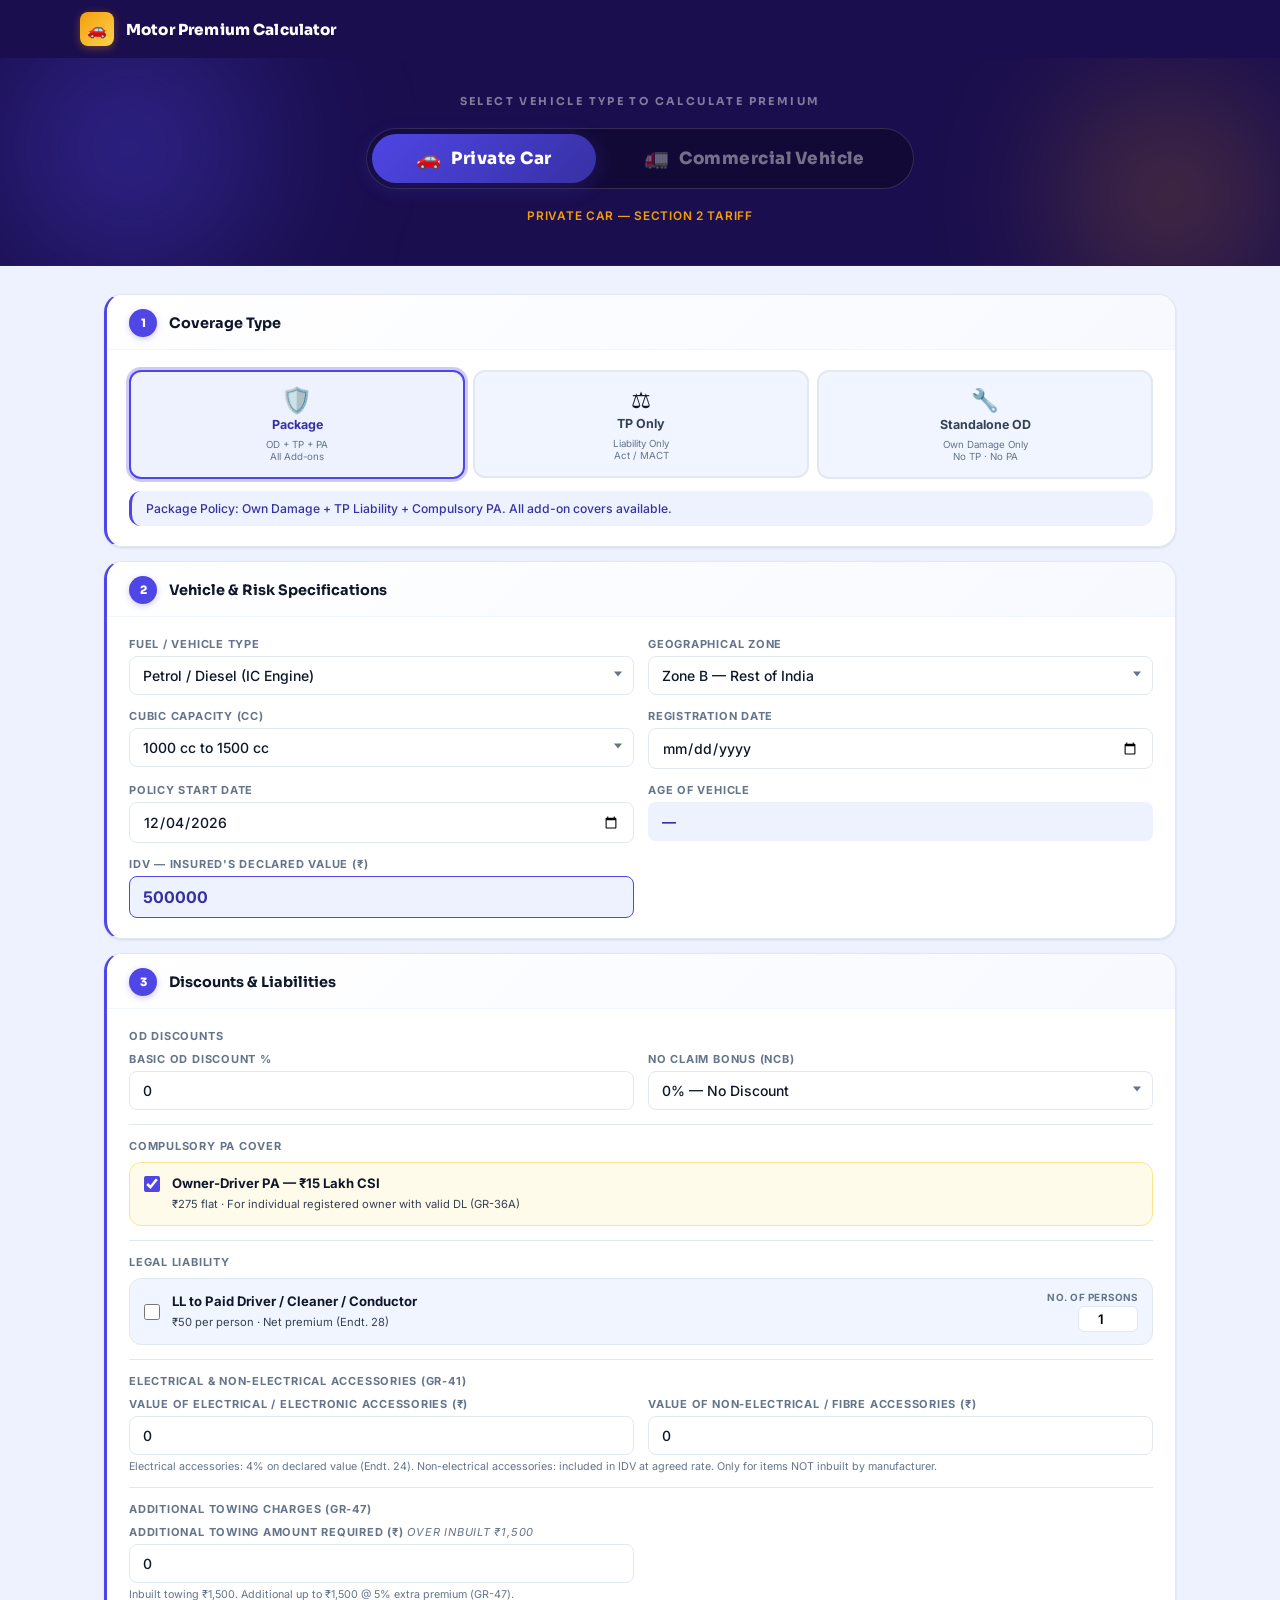
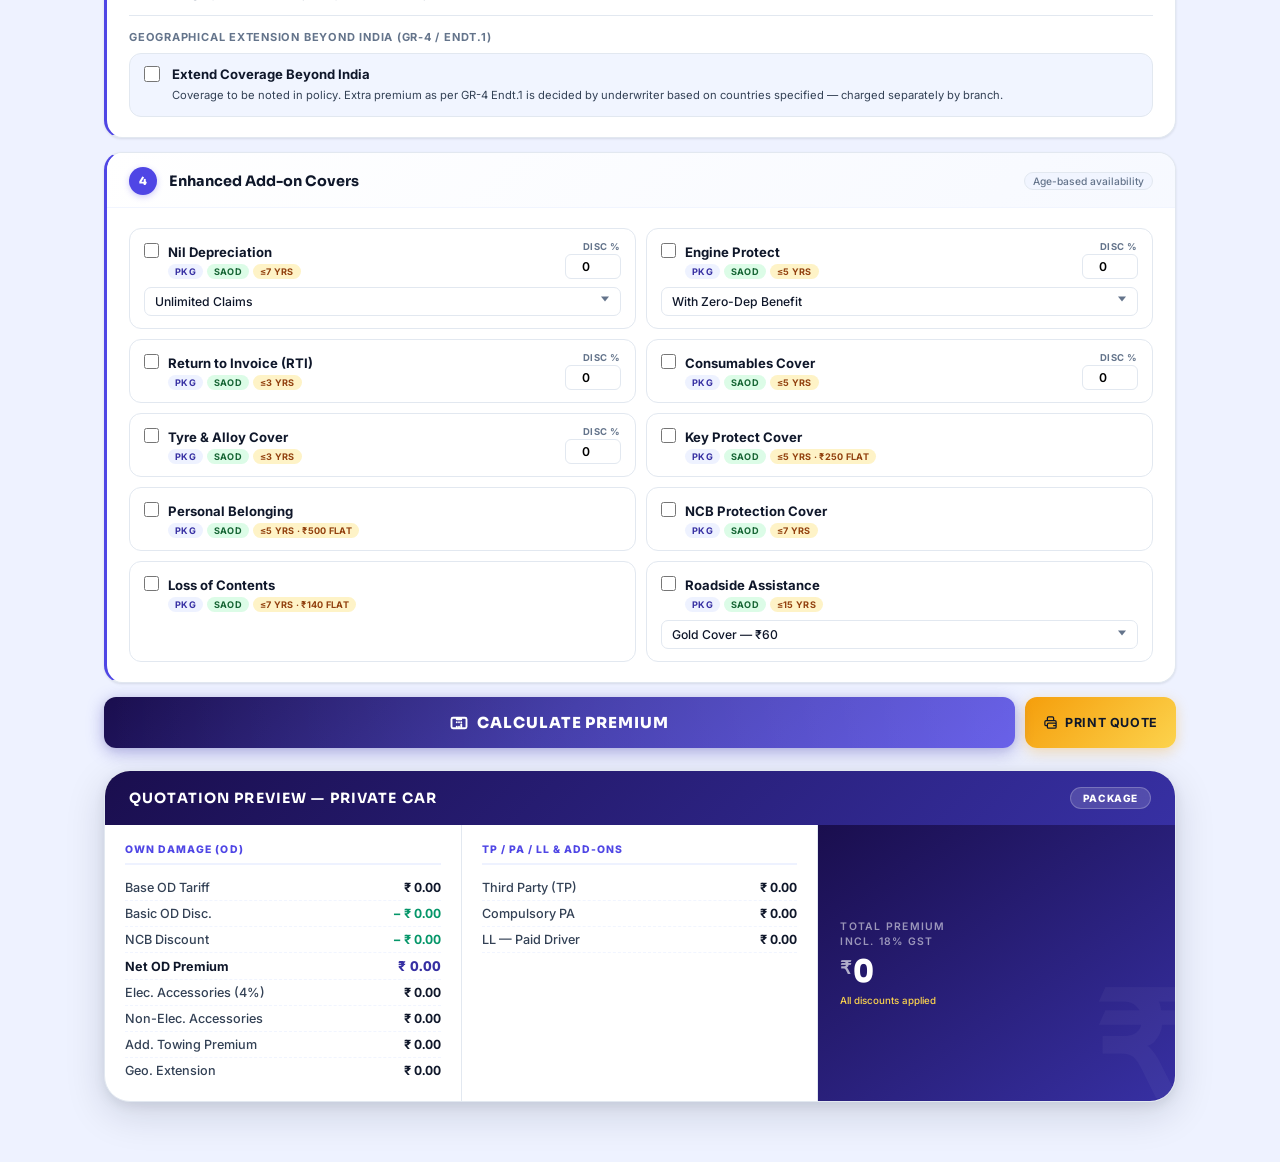
<file: NIA_Motor_Premium_Calculator -Vs1.html>
<!DOCTYPE html>
<html lang="en">
<head>
<meta charset="UTF-8">
<meta name="viewport" content="width=device-width, initial-scale=1.0">
<title>Motor Premium Calculator — Private Car &amp; Commercial Vehicle</title>
<link rel="preconnect" href="https://fonts.googleapis.com">
<link rel="preconnect" href="https://fonts.gstatic.com" crossorigin>
<link href="https://fonts.googleapis.com/css2?family=Inter:wght@400;500;600;700;800&family=Sora:wght@600;700;800;900&display=swap" rel="stylesheet">
<style>
/* ═══════════════════════════════════════════════════════════
   DESIGN TOKENS
═══════════════════════════════════════════════════════════ */
:root {
  /* PC theme — Violet/Indigo */
  --pc-deep:   #1A0E4E;
  --pc-mid:    #3730A3;
  --pc-vivid:  #4F46E5;
  --pc-soft:   #EEF2FF;
  --pc-glow:   rgba(79,70,229,.28);

  /* CV theme — Emerald */
  --cv-deep:   #052E1C;
  --cv-mid:    #065F46;
  --cv-vivid:  #059669;
  --cv-soft:   #ECFDF5;
  --cv-glow:   rgba(5,150,105,.28);

  /* Active theme (JS toggles body.cv-mode) */
  --th-deep:   var(--pc-deep);
  --th-mid:    var(--pc-mid);
  --th-vivid:  var(--pc-vivid);
  --th-soft:   var(--pc-soft);
  --th-glow:   var(--pc-glow);

  /* Shared */
  --amber:     #F59E0B;
  --amber-lt:  #FCD34D;
  --amber-dk:  #D97706;
  --teal:      #059669;
  --red:       #EF4444;
  --ink:       #0F172A;
  --ink-mid:   #334155;
  --ink-lite:  #64748B;
  --border:    #E2E8F0;
  --border-lt: #F1F5FF;
  --white:     #FFFFFF;
  --bg:        #EEF2FF;
  --shadow-sm: 0 1px 3px rgba(15,23,42,.07), 0 1px 2px rgba(15,23,42,.04);
  --shadow-md: 0 4px 16px rgba(15,23,42,.10), 0 2px 6px rgba(15,23,42,.06);
  --shadow-lg: 0 12px 40px rgba(15,23,42,.14), 0 4px 12px rgba(15,23,42,.08);
  --r-sm: 8px; --r-md: 12px; --r-lg: 18px; --r-xl: 26px;
}
body.cv-mode {
  --th-deep:  var(--cv-deep);
  --th-mid:   var(--cv-mid);
  --th-vivid: var(--cv-vivid);
  --th-soft:  var(--cv-soft);
  --th-glow:  var(--cv-glow);
  --bg:       #E8F5F0;
}

/* ═══ RESET & BASE ══════════════════════════════════════════ */
*, *::before, *::after { box-sizing: border-box; margin: 0; padding: 0; }
html { font-size: 16px; scroll-behavior: smooth; }
body {
  font-family: 'Inter', system-ui, sans-serif;
  background: var(--bg);
  color: var(--ink);
  -webkit-font-smoothing: antialiased;
  min-height: 100vh;
  transition: background .5s ease;
}
input, select, button { font-family: inherit; }
.hidden { display: none !important; }

/* ═══ KEYFRAMES ═════════════════════════════════════════════ */
@keyframes fadeUp {
  from { opacity: 0; transform: translateY(16px); }
  to   { opacity: 1; transform: translateY(0); }
}
@keyframes drift1 {
  0%,100% { transform: translate(0,0) scale(1); }
  33%      { transform: translate(30px,-20px) scale(1.05); }
  66%      { transform: translate(-20px,15px) scale(.97); }
}
@keyframes drift2 {
  0%,100% { transform: translate(0,0) scale(1); }
  33%      { transform: translate(-25px,20px) scale(1.04); }
  66%      { transform: translate(20px,-10px) scale(.98); }
}
@keyframes pulseGlow {
  0%,100% { box-shadow: 0 0 0 0 var(--th-glow); }
  50%      { box-shadow: 0 0 0 10px transparent; }
}
@keyframes shimmer {
  0%   { background-position: -200% center; }
  100% { background-position:  200% center; }
}

/* ═══ TITLE BAR ═════════════════════════════════════════════ */
.app-header-bar {
  background: var(--th-deep);
  padding: 0 28px;
  transition: background .5s ease;
  position: relative;
  z-index: 10;
}
.app-header-bar-inner {
  max-width: 1120px; margin: 0 auto;
  display: flex; align-items: center; gap: 12px; padding: 12px 0;
}
.vs-logo {
  width: 34px; height: 34px; border-radius: 8px;
  background: linear-gradient(135deg, var(--amber), var(--amber-lt));
  display: flex; align-items: center; justify-content: center; font-size: 16px;
  flex-shrink: 0; transition: background .5s ease;
  box-shadow: 0 2px 8px rgba(245,158,11,.35);
}
.vs-title {
  font-family: 'Sora', sans-serif; font-size: .95rem; font-weight: 800;
  color: #fff; letter-spacing: .01em;
}

/* ═══ HERO — VEHICLE SWITCHER ═══════════════════════════════ */
.vehicle-switcher {
  background: var(--th-deep);
  padding: 36px 28px 42px;
  position: relative; overflow: hidden;
  transition: background .5s ease;
  border-bottom: 1px solid rgba(255,255,255,.06);
}
.vehicle-switcher::before,
.vehicle-switcher::after {
  content: '';
  position: absolute;
  border-radius: 50%;
  filter: blur(70px);
  pointer-events: none;
  opacity: .55;
  transition: background .5s ease;
}
.vehicle-switcher::before {
  width: 380px; height: 380px;
  background: radial-gradient(circle, var(--th-vivid), transparent 70%);
  top: -100px; left: -60px;
  animation: drift1 12s ease-in-out infinite;
}
.vehicle-switcher::after {
  width: 300px; height: 300px;
  background: radial-gradient(circle, var(--amber), transparent 70%);
  bottom: -80px; right: -40px; opacity: .35;
  animation: drift2 16s ease-in-out infinite;
}
.vs-inner {
  max-width: 1120px; margin: 0 auto;
  display: flex; flex-direction: column; align-items: center; gap: 20px;
  position: relative; z-index: 2;
}
.vs-chooser-label {
  font-family: 'Sora', sans-serif;
  font-size: .68rem; font-weight: 700;
  color: rgba(255,255,255,.45);
  text-transform: uppercase; letter-spacing: .22em;
}
.mode-toggle {
  display: flex; align-items: center;
  background: rgba(0,0,0,.30);
  border: 1.5px solid rgba(255,255,255,.14);
  border-radius: 60px; padding: 5px; gap: 4px;
  backdrop-filter: blur(10px);
}
.mode-btn {
  padding: 12px 44px; border-radius: 50px; border: none; cursor: pointer;
  font-family: 'Sora', sans-serif; font-size: 1.05rem; font-weight: 800;
  letter-spacing: .03em; transition: all .28s cubic-bezier(.4,0,.2,1);
  background: transparent; color: rgba(255,255,255,.42);
  display: flex; align-items: center; gap: 10px; white-space: nowrap;
}
.mode-btn .m-icon { font-size: 1.25rem; }
.mode-btn.active {
  background: linear-gradient(135deg, var(--th-vivid), var(--th-mid));
  color: #fff;
  box-shadow: 0 4px 20px var(--th-glow), 0 2px 8px rgba(0,0,0,.25);
  animation: pulseGlow 2.5s ease-in-out infinite;
}
.mode-btn:hover:not(.active) {
  color: rgba(255,255,255,.8);
  background: rgba(255,255,255,.08);
}
.vs-active-label {
  font-size: .74rem; font-weight: 600;
  color: var(--amber); letter-spacing: .06em; text-transform: uppercase;
  transition: color .5s ease;
}

/* ═══ MAIN LAYOUT ═══════════════════════════════════════════ */
.app-main { max-width: 1120px; margin: 0 auto; padding: 28px 24px 60px; }
.input-area { display: flex; flex-direction: column; gap: 0; }

/* ═══ CARDS ═════════════════════════════════════════════════ */
.card {
  background: var(--white);
  border: 1px solid var(--border);
  border-left: 3.5px solid var(--th-vivid);
  border-radius: var(--r-lg);
  box-shadow: var(--shadow-sm);
  overflow: hidden;
  margin-bottom: 14px;
  transition: border-color .5s ease, box-shadow .2s;
}
.card:hover { box-shadow: var(--shadow-md); }
.card-header {
  display: flex; align-items: center; gap: 12px;
  padding: 14px 22px 12px;
  border-bottom: 1px solid var(--border-lt);
  background: linear-gradient(135deg, rgba(255,255,255,.9), rgba(241,245,255,.6));
}
.s-num {
  width: 28px; height: 28px; border-radius: 50%;
  background: var(--th-vivid); color: #fff;
  display: flex; align-items: center; justify-content: center;
  font-family: 'Sora', sans-serif; font-size: .72rem; font-weight: 800;
  flex-shrink: 0; transition: background .5s ease;
  box-shadow: 0 2px 6px var(--th-glow);
}
.card-header h2 {
  font-family: 'Sora', sans-serif; font-size: .9rem; font-weight: 700;
  color: var(--ink); flex: 1;
}
.ch-note {
  font-size: .64rem; color: var(--ink-lite); font-weight: 500;
  background: var(--border-lt); padding: 2px 8px; border-radius: 20px;
  border: 1px solid var(--border);
}
.card-body { padding: 20px 22px; }

/* ═══ COVERAGE TABS ═════════════════════════════════════════ */
.cov-tabs { display: grid; grid-template-columns: 1fr 1fr 1fr; gap: 8px; }
.cov-tab { position: relative; }
.cov-tab input[type=radio] { position: absolute; opacity: 0; pointer-events: none; }
.cov-tab-label {
  display: flex; flex-direction: column; align-items: center; gap: 4px;
  padding: 14px 8px; border-radius: var(--r-md);
  border: 2px solid var(--border);
  background: var(--border-lt);
  cursor: pointer; transition: all .22s cubic-bezier(.4,0,.2,1); text-align: center;
}
.tab-icon { font-size: 1.4rem; transition: transform .22s; }
.tab-name {
  font-size: .78rem; font-weight: 700; color: var(--ink-mid);
  line-height: 1.2; transition: color .2s;
}
.tab-desc { font-size: .61rem; color: var(--ink-lite); line-height: 1.25; margin-top: 2px; }
.cov-tab input:checked + .cov-tab-label {
  border-color: var(--th-vivid);
  background: var(--th-soft);
  box-shadow: 0 0 0 3px var(--th-glow);
}
.cov-tab input:checked + .cov-tab-label .tab-name { color: var(--th-mid); }
.cov-tab input:checked + .cov-tab-label .tab-icon { transform: scale(1.12); }
.cov-tab-label:hover { border-color: var(--th-vivid); background: var(--th-soft); }

.cov-banner {
  margin-top: 12px; padding: 10px 14px;
  background: var(--th-soft); border-radius: var(--r-md);
  font-size: .76rem; color: var(--th-mid); font-weight: 500;
  border-left: 3px solid var(--th-vivid);
  transition: background .4s, color .4s, border-color .4s;
}

/* ═══ FORM ══════════════════════════════════════════════════ */
.form-grid { display: grid; grid-template-columns: 1fr 1fr; gap: 14px; }
.form-grid.cols3 { grid-template-columns: 1fr 1fr 1fr; }
@media(max-width:600px) { .form-grid, .form-grid.cols3 { grid-template-columns: 1fr; } }

.field-g { display: flex; flex-direction: column; gap: 5px; }
.f-label {
  font-size: .69rem; font-weight: 700; color: var(--ink-lite);
  text-transform: uppercase; letter-spacing: .07em;
}
.f-inp, .f-sel {
  width: 100%;
  background: var(--white);
  border: 1.5px solid var(--border);
  border-radius: var(--r-sm);
  padding: 10px 13px;
  font-size: .875rem; font-weight: 500; color: var(--ink);
  transition: border-color .18s, box-shadow .18s;
  outline: none; appearance: none;
}
.f-inp:focus, .f-sel:focus {
  border-color: var(--th-vivid);
  box-shadow: 0 0 0 3px var(--th-glow);
  background: #FAFCFF;
}
.f-inp.readonly {
  background: var(--th-soft);
  color: var(--th-mid); font-weight: 700;
  cursor: default; border-color: transparent;
}
.f-inp.idv-f {
  font-size: 1rem; font-weight: 700;
  color: var(--th-mid); border-color: var(--th-vivid);
  background: var(--th-soft);
}
.sel-wrap { position: relative; }
.sel-wrap::after {
  content: '';
  position: absolute; right: 12px; top: 50%; transform: translateY(-50%);
  border: 4px solid transparent; border-top: 5px solid var(--ink-lite);
  pointer-events: none;
}
.idv-warn { font-size: .7rem; color: #B45309; font-weight: 600; margin-top: 3px; }
.sub-label {
  font-size: .69rem; font-weight: 700; color: var(--ink-lite);
  text-transform: uppercase; letter-spacing: .07em; margin-bottom: 9px;
}
.sec-div { height: 1px; background: var(--border); margin: 14px 0; }

/* ═══ CHECK BLOCKS ══════════════════════════════════════════ */
.check-block {
  display: flex; align-items: flex-start; gap: 12px;
  background: #FFFBEB; border: 1.5px solid #FDE68A;
  border-radius: var(--r-md); padding: 12px 14px; cursor: pointer;
  transition: all .18s;
}
.check-block:hover { border-color: var(--amber); box-shadow: 0 0 0 3px rgba(245,158,11,.12); }
.check-block.neutral { background: var(--border-lt); border-color: var(--border); }
.check-block.neutral:hover { border-color: var(--th-vivid); box-shadow: 0 0 0 3px var(--th-glow); }
.check-block + .check-block { margin-top: 8px; }
.check-block input[type=checkbox] {
  width: 16px; height: 16px; accent-color: var(--th-vivid);
  cursor: pointer; flex-shrink: 0; margin-top: 1px;
}
.cbt strong { display: block; font-size: .82rem; font-weight: 700; color: var(--ink); line-height: 1.3; }
.cbt span { font-size: .7rem; color: var(--ink-mid); line-height: 1.4; }

/* ═══ ADDON GRID ════════════════════════════════════════════ */
.addon-grid { display: grid; grid-template-columns: 1fr 1fr; gap: 10px; }
@media(max-width:600px) { .addon-grid { grid-template-columns: 1fr; } }

.addon-card {
  border: 1.5px solid var(--border);
  border-radius: var(--r-md);
  padding: 12px 14px;
  background: var(--white);
  display: flex; flex-direction: column; gap: 8px;
  transition: border-color .2s, box-shadow .2s, background .2s;
  cursor: default;
}
.addon-card.active {
  border-color: var(--th-vivid);
  background: var(--th-soft);
  box-shadow: 0 0 0 3px var(--th-glow);
}
.addon-card.age-disabled { opacity: .38; pointer-events: none; filter: grayscale(.4); }
.addon-card.cov-hidden { display: none !important; }

.addon-top { display: flex; align-items: flex-start; justify-content: space-between; gap: 8px; }
.addon-lbl { display: flex; align-items: flex-start; gap: 9px; cursor: pointer; flex: 1; }
.addon-lbl input[type=checkbox] {
  width: 15px; height: 15px; accent-color: var(--th-vivid);
  cursor: pointer; flex-shrink: 0; margin-top: 2px;
}
.aname { font-size: .82rem; font-weight: 700; color: var(--ink); line-height: 1.3; }
.ameta { display: flex; align-items: center; gap: 4px; flex-wrap: wrap; margin-top: 3px; }
.atag {
  padding: 2px 7px; border-radius: 20px;
  font-weight: 700; letter-spacing: .03em;
  font-size: .57rem; text-transform: uppercase;
}
.atag.t-pkg  { background: var(--th-soft); color: var(--th-mid); }
.atag.t-saod { background: #DCFCE7; color: #166534; }
.atag.t-cv   { background: #D1FAE5; color: #065F46; }
.atag.t-age  { background: #FEF3C7; color: #92400E; }
.atag.t-off  { background: #FEE2E2; color: #991B1B; }

.disc-g { display: flex; flex-direction: column; align-items: flex-end; gap: 2px; flex-shrink: 0; }
.disc-g label { font-size: .59rem; font-weight: 700; color: var(--ink-lite); text-transform: uppercase; letter-spacing: .06em; }
.disc-g input {
  width: 56px; border: 1.5px solid var(--border); border-radius: 6px;
  padding: 4px 7px; font-size: .76rem; font-weight: 600;
  text-align: center; outline: none; background: var(--white);
  transition: border-color .18s;
}
.disc-g input:focus { border-color: var(--amber); box-shadow: 0 0 0 2px rgba(245,158,11,.2); }
.addon-sub {
  width: 100%; background: var(--white); border: 1.5px solid var(--border);
  border-radius: 7px; padding: 6px 10px; font-size: .76rem;
  font-weight: 500; color: var(--ink); outline: none; appearance: none;
  transition: border-color .18s;
}
.addon-sub:focus { border-color: var(--th-vivid); }

/* ═══ ACTION BUTTONS ════════════════════════════════════════ */
.action-row { display: grid; grid-template-columns: 1fr auto; gap: 10px; margin-top: 4px; }

.btn-calc {
  position: relative; overflow: hidden;
  background: linear-gradient(135deg, var(--th-deep) 0%, var(--th-mid) 50%, var(--th-vivid) 100%);
  color: #fff; border: none; border-radius: var(--r-md);
  padding: 16px 0;
  font-family: 'Sora', sans-serif; font-size: .95rem; font-weight: 800;
  letter-spacing: .06em; text-transform: uppercase; cursor: pointer;
  display: flex; align-items: center; justify-content: center; gap: 9px;
  box-shadow: 0 4px 18px var(--th-glow), var(--shadow-md);
  transition: transform .18s, box-shadow .2s;
}
.btn-calc::before {
  content: '';
  position: absolute; inset: 0;
  pointer-events: none;
  background: linear-gradient(90deg, transparent, rgba(255,255,255,.15), transparent);
  background-size: 200% 100%;
  animation: shimmer 2.8s linear infinite;
}
.btn-calc:hover {
  transform: translateY(-2px);
  box-shadow: 0 8px 28px var(--th-glow), var(--shadow-lg);
}
.btn-calc:active { transform: translateY(0); }

.btn-print {
  background: linear-gradient(135deg, var(--amber), var(--amber-lt));
  color: var(--ink); border: none; border-radius: var(--r-md);
  padding: 16px 18px; font-weight: 700; font-size: .78rem;
  letter-spacing: .05em; text-transform: uppercase; cursor: pointer;
  display: flex; align-items: center; justify-content: center; gap: 7px;
  box-shadow: 0 4px 14px rgba(245,158,11,.3);
  transition: transform .18s, box-shadow .2s, filter .2s;
  white-space: nowrap;
}
.btn-print:hover { filter: brightness(1.07); transform: translateY(-2px); box-shadow: 0 8px 22px rgba(245,158,11,.4); }
.btn-print svg { width: 15px; height: 15px; }

/* ═══ QUOTE PANEL ═══════════════════════════════════════════ */
.quote-panel {
  background: var(--white);
  border: 1.5px solid var(--border);
  border-radius: var(--r-xl);
  box-shadow: var(--shadow-lg);
  overflow: hidden; margin-top: 22px;
}
.qp-head {
  background: linear-gradient(135deg, var(--th-deep) 0%, var(--th-mid) 100%);
  padding: 16px 24px; display: flex; align-items: center; gap: 12px;
  transition: background .5s ease;
}
.qp-head h2 {
  font-family: 'Sora', sans-serif; font-size: .88rem; font-weight: 700;
  color: #fff; text-transform: uppercase; letter-spacing: .08em; flex: 1;
}
.qp-pill {
  font-size: .63rem; font-weight: 800; padding: 4px 12px; border-radius: 20px;
  background: rgba(255,255,255,.15); color: #fff; letter-spacing: .06em;
  text-transform: uppercase; border: 1px solid rgba(255,255,255,.22);
  backdrop-filter: blur(4px);
}
.qp-body { display: grid; grid-template-columns: 1fr 1fr 1fr; }
@media(max-width:700px) {
  .qp-body { grid-template-columns: 1fr; }
  .qp-col { border-right: none !important; border-bottom: 1px solid var(--border); }
}
.qp-col { padding: 18px 20px; border-right: 1px solid var(--border); }
.qp-col:last-child { border-right: none; }
.qp-col-ttl {
  font-size: .65rem; font-weight: 800; color: var(--th-vivid);
  text-transform: uppercase; letter-spacing: .1em;
  margin-bottom: 10px; padding-bottom: 7px;
  border-bottom: 2px solid var(--th-soft);
  transition: color .4s, border-color .4s;
}
.qrow {
  display: flex; justify-content: space-between; align-items: baseline;
  padding: 5px 0; font-size: .79rem;
  border-bottom: 1px dashed var(--border-lt);
}
.qrow:last-of-type { border-bottom: none; }
.qlbl { color: var(--ink-mid); font-weight: 500; }
.qval { font-weight: 700; color: var(--ink); font-variant-numeric: tabular-nums; }
.qrow.disc .qval { color: var(--teal); }
.qrow.bold-r .qlbl { font-weight: 700; color: var(--ink); }
.qrow.bold-r .qval { font-weight: 800; color: var(--th-mid); font-size: .84rem; }
.qrow.acc-r .qlbl { color: var(--th-mid); font-weight: 600; }
.qrow.acc-r .qval { color: var(--th-vivid); font-weight: 700; }

.q-total-col {
  background: linear-gradient(145deg, var(--th-deep), var(--th-mid));
  padding: 24px 22px; display: flex; flex-direction: column; justify-content: center;
  transition: background .5s ease;
  position: relative; overflow: hidden;
}
.q-total-col::before {
  content: '₹';
  position: absolute; right: -10px; bottom: -20px;
  font-size: 9rem; font-family: 'Sora', sans-serif; font-weight: 900;
  color: rgba(255,255,255,.04); pointer-events: none; line-height: 1;
  user-select: none;
}
.q-ttl-lbl {
  font-size: .65rem; color: rgba(255,255,255,.55);
  text-transform: uppercase; letter-spacing: .12em; font-weight: 600; margin-bottom: 6px;
  line-height: 1.5;
}
.q-ttl-amt {
  font-family: 'Sora', sans-serif; font-size: 1.95rem; font-weight: 900;
  color: #fff; line-height: 1; font-variant-numeric: tabular-nums;
}
.q-ttl-amt .rs { font-size: 1.1rem; opacity: .65; margin-right: 2px; vertical-align: top; line-height: 1.42; }
.q-ttl-gst {
  font-size: .61rem; color: var(--amber-lt); margin-top: 7px; font-weight: 500; line-height: 1.4;
}

/* ═══ PRINT ═════════════════════════════════════════════════ */
@media print {
  body { background: #fff !important; -webkit-print-color-adjust: exact !important; print-color-adjust: exact !important; }
  @page { size: A4 portrait; margin: 1.2cm; }
  .app-header-bar, .vehicle-switcher, .app-main, .no-print { display: none !important; }
  .print-doc { display: block !important; }
}
.print-doc { display: none; }

/* ═══════════════════════════════════════════════════════
   MOBILE RESPONSIVENESS
═══════════════════════════════════════════════════════ */
html, body { overflow-x: hidden; }
@media (max-width: 768px) {
  .f-inp, .f-sel, .addon-sub, .disc-g input { font-size: 16px; min-height: 44px; padding: 10px 13px; }
  .check-block input[type=checkbox], .addon-lbl input[type=checkbox] { width: 20px; height: 20px; flex-shrink: 0; }
  .card-body { padding: 16px 16px; } .card-header { padding: 12px 16px 10px; } .qp-col { padding: 14px 16px; }
}
@media (max-width: 480px) {
  .vehicle-switcher { padding: 24px 16px 28px; }
  .vehicle-switcher::before { width: 200px; height: 200px; top: -60px; left: -40px; }
  .vehicle-switcher::after  { width: 160px; height: 160px; bottom: -40px; right: -20px; }
  .mode-toggle { padding: 4px; gap: 3px; border-radius: 50px; }
  .mode-btn { padding: 10px 18px; font-size: .82rem; letter-spacing: .01em; }
  .mode-btn .m-icon { font-size: 1rem; }
  .vs-chooser-label { font-size: .62rem; letter-spacing: .14em; }
  .vs-active-label  { font-size: .68rem; }
  .app-header-bar-inner { padding: 10px 0; gap: 10px; }
  .vs-logo { width: 30px; height: 30px; font-size: 14px; }
  .vs-title { font-size: .82rem; }
  .app-main { padding: 16px 12px 48px; }
  .card { margin-bottom: 10px; border-radius: 12px; }
  .card-body { padding: 14px 12px; }
  .card-header { padding: 11px 14px 9px; gap: 9px; }
  .card-header h2 { font-size: .82rem; }
  .s-num { width: 24px; height: 24px; font-size: .65rem; }
  .ch-note { display: none; }
  .cov-tabs { gap: 6px; }
  .cov-tab-label { padding: 10px 4px; border-radius: 8px; }
  .tab-icon  { font-size: 1.2rem; }
  .tab-name  { font-size: .7rem; }
  .tab-desc  { font-size: .56rem; line-height: 1.2; }
  .cov-banner { font-size: .72rem; padding: 8px 11px; }
  .sub-label { margin-bottom: 7px; } .sec-div { margin: 10px 0; }
  .f-label { font-size: .65rem; letter-spacing: .05em; }
  .action-row { grid-template-columns: 1fr; gap: 8px; }
  .btn-calc  { padding: 14px 0; font-size: .88rem; border-radius: 10px; }
  .btn-print { padding: 12px 0; font-size: .75rem; border-radius: 10px; width: 100%; }
  .quote-panel { border-radius: 14px; margin-top: 16px; }
  .qp-head { padding: 12px 16px; }
  .qp-head h2 { font-size: .78rem; letter-spacing: .05em; }
  .qp-pill { font-size: .58rem; padding: 3px 8px; }
  .qp-col-ttl { font-size: .6rem; letter-spacing: .07em; }
  .qrow { font-size: .75rem; padding: 4px 0; }
  .q-total-col { padding: 18px 16px; }
  .q-ttl-lbl { font-size: .6rem; letter-spacing: .09em; }
  .q-ttl-amt { font-size: 1.65rem; }
  .q-ttl-gst { font-size: .57rem; }
  .addon-card { padding: 10px 11px; border-radius: 10px; }
  .aname { font-size: .78rem; }
  .atag  { font-size: .53rem; padding: 1px 5px; }
  .disc-g input { width: 50px; font-size: .74rem; }
  .check-block { padding: 10px 12px; gap: 10px; border-radius: 10px; }
  .cbt strong  { font-size: .78rem; }
  .cbt span    { font-size: .66rem; }
  input[type=number][style*="width:60px"] { width: 54px !important; font-size: 14px; }
}
@media (max-width: 360px) {
  .mode-btn { padding: 9px 12px; font-size: .76rem; }
  .mode-btn .m-icon { font-size: .9rem; }
  .card-body { padding: 12px 10px; }
  .qp-col    { padding: 12px 12px; }
  .q-ttl-amt { font-size: 1.45rem; }
}
</style>
</head>
<body>

<!-- ════════════ TITLE BAR ════════════════════════════════ -->
<div class="app-header-bar">
  <div class="app-header-bar-inner">
    <div class="vs-logo" id="vsLogo">🚗</div>
    <div>
      <div class="vs-title" id="vsTitle">Motor Premium Calculator</div>
    </div>
  </div>
</div>

<!-- ════════════ VEHICLE TYPE SELECTOR — HERO ══════════ -->
<div class="vehicle-switcher" id="switcher">
  <div class="vs-inner">
    <div class="vs-chooser-label">Select Vehicle Type to Calculate Premium</div>
    <div class="mode-toggle">
      <button class="mode-btn active" id="btnPC" onclick="setMode('PC')">
        <span class="m-icon">🚗</span>Private Car
      </button>
      <button class="mode-btn" id="btnCV" onclick="setMode('CV')">
        <span class="m-icon">🚛</span>Commercial Vehicle
      </button>
    </div>
    <div class="vs-active-label" id="vsActiveLbl">Private Car — Section 2 Tariff</div>
  </div>
</div>

<!-- ════════════════════════════════════════════════════════
     MAIN
════════════════════════════════════════════════════════ -->
<main class="app-main">
<div class="input-area">

<!-- ╔══════════════════════════════════════════════════════
     PRIVATE CAR SECTION
═══════════════════════════════════════════════════════ -->
<div id="pcSection">

  <!-- PC STEP 1: Coverage Type -->
  <div class="card">
    <div class="card-header"><div class="s-num">1</div><h2>Coverage Type</h2></div>
    <div class="card-body">
      <div class="cov-tabs">
        <div class="cov-tab">
          <input type="radio" name="pcCov" id="pcCov_pkg" value="PKG" checked onchange="pcCovChange()">
          <label class="cov-tab-label" for="pcCov_pkg">
            <span class="tab-icon">🛡️</span><span class="tab-name">Package</span>
            <span class="tab-desc">OD + TP + PA<br>All Add-ons</span>
          </label>
        </div>
        <div class="cov-tab">
          <input type="radio" name="pcCov" id="pcCov_tp" value="TP" onchange="pcCovChange()">
          <label class="cov-tab-label" for="pcCov_tp">
            <span class="tab-icon">⚖️</span><span class="tab-name">TP Only</span>
            <span class="tab-desc">Liability Only<br>Act / MACT</span>
          </label>
        </div>
        <div class="cov-tab">
          <input type="radio" name="pcCov" id="pcCov_saod" value="SAOD" onchange="pcCovChange()">
          <label class="cov-tab-label" for="pcCov_saod">
            <span class="tab-icon">🔧</span><span class="tab-name">Standalone OD</span>
            <span class="tab-desc">Own Damage Only<br>No TP · No PA</span>
          </label>
        </div>
      </div>
      <div class="cov-banner" id="pcCovBanner">Package Policy: Own Damage + TP Liability + Compulsory PA. All add-on covers available.</div>
    </div>
  </div>

  <!-- PC STEP 2: Vehicle & Risk -->
  <div class="card">
    <div class="card-header"><div class="s-num">2</div><h2>Vehicle &amp; Risk Specifications</h2></div>
    <div class="card-body">
      <div class="form-grid">
        <div class="field-g">
          <label class="f-label">Fuel / Vehicle Type</label>
          <div class="sel-wrap"><select id="pcVehicleType" class="f-sel" onchange="pcVehicleChange()">
            <option value="IC">Petrol / Diesel (IC Engine)</option>
            <option value="CNG_FACTORY">CNG / LPG — Factory Fitted</option>
            <option value="CNG_KIT">CNG / LPG — Kit Installed</option>
            <option value="EV">Battery Electric (BEV)</option>
            <option value="HEV">Hybrid Electric (HEV)</option>
          </select></div>
        </div>
        <div class="field-g">
          <label class="f-label">Geographical Zone</label>
          <div class="sel-wrap"><select id="pcZone" class="f-sel">
            <option value="A">Zone A — Metro Cities</option>
            <option value="B" selected>Zone B — Rest of India</option>
          </select></div>
        </div>
        <div class="field-g" id="pcCcField">
          <label class="f-label">Cubic Capacity (CC)</label>
          <div class="sel-wrap"><select id="pcCC" class="f-sel">
            <option value="under1000">Not exceeding 1000 cc</option>
            <option value="1000to1500" selected>1000 cc to 1500 cc</option>
            <option value="over1500">Exceeding 1500 cc</option>
          </select></div>
        </div>
        <div class="field-g hidden" id="pcKwField">
          <label class="f-label">Motor Power (KW)</label>
          <div class="sel-wrap"><select id="pcKW" class="f-sel">
            <option value="under30">Up to 30 KW</option>
            <option value="30to65">30 KW to 65 KW</option>
            <option value="over65">Above 65 KW</option>
          </select></div>
        </div>
        <div class="field-g hidden" id="pcCngKitField">
          <label class="f-label">Value of CNG / LPG Kit (₹)</label>
          <input type="number" id="pcCngKitVal" class="f-inp" value="0" min="0">
        </div>
        <div class="field-g">
          <label class="f-label">Registration Date</label>
          <input type="date" id="pcRegDate" class="f-inp" onchange="pcUpdateAge()">
        </div>
        <div class="field-g">
          <label class="f-label">Policy Start Date</label>
          <input type="date" id="pcPolDate" class="f-inp" onchange="pcUpdateAge()">
        </div>
        <div class="field-g">
          <label class="f-label">Age of Vehicle</label>
          <input type="text" id="pcAgeDisplay" class="f-inp readonly" readonly value="—">
          <input type="hidden" id="pcAgeBr" value="1">
          <input type="hidden" id="pcAgeYr" value="0">
        </div>
        <div class="field-g" id="pcIdvField">
          <label class="f-label">IDV — Insured's Declared Value (₹)</label>
          <input type="number" id="pcIDV" class="f-inp idv-f" value="500000" min="0">
          <p id="pcIdvWarn" class="idv-warn hidden"></p>
        </div>
      </div>
    </div>
  </div>

  <!-- PC STEP 3: Discounts & Liabilities -->
  <div class="card">
    <div class="card-header"><div class="s-num">3</div><h2>Discounts &amp; Liabilities</h2></div>
    <div class="card-body">
      <div id="pcOdDiscBlock">
        <p class="sub-label">OD Discounts</p>
        <div class="form-grid" style="margin-bottom:13px">
          <div class="field-g">
            <label class="f-label">Basic OD Discount %</label>
            <input type="number" id="pcOdDisc" class="f-inp" value="0" min="0" max="100">
          </div>
          <div class="field-g">
            <label class="f-label">No Claim Bonus (NCB)</label>
            <div class="sel-wrap"><select id="pcNCB" class="f-sel">
              <option value="0">0% — No Discount</option>
              <option value="20">20%</option>
              <option value="25">25%</option>
              <option value="35">35%</option>
              <option value="45">45%</option>
              <option value="50">50%</option>
            </select></div>
          </div>
        </div>
        <div class="sec-div"></div>
      </div>
      <div id="pcPaBlock">
        <p class="sub-label">Compulsory PA Cover</p>
        <label class="check-block">
          <input type="checkbox" id="pcCompPA" checked>
          <div class="cbt"><strong>Owner-Driver PA — ₹15 Lakh CSI</strong><span>₹275 flat · For individual registered owner with valid DL (GR-36A)</span></div>
        </label>
        <div class="sec-div"></div>
      </div>
      <div id="pcLlBlock">
        <p class="sub-label">Legal Liability</p>
        <div class="check-block neutral" style="align-items:center">
          <input type="checkbox" id="pcLL" style="margin-top:0">
          <div class="cbt" style="flex:1"><strong>LL to Paid Driver / Cleaner / Conductor</strong><span>₹50 per person · Net premium (Endt. 28)</span></div>
          <div style="display:flex;flex-direction:column;align-items:flex-end;gap:3px;flex-shrink:0">
            <label style="font-size:.62rem;font-weight:700;color:var(--ink-lite);text-transform:uppercase;letter-spacing:.05em">No. of Persons</label>
            <input type="number" id="pcLLPersons" value="1" min="1" max="10" style="width:60px;border:1.5px solid var(--border);border-radius:6px;padding:4px 8px;font-size:.82rem;font-weight:600;text-align:center;outline:none;background:var(--white)">
          </div>
        </div>
      </div>

      <!-- ELECTRICAL/ELECTRONIC ACCESSORIES -->
      <div class="sec-div"></div>
      <div id="pcElecBlock">
        <p class="sub-label">Electrical &amp; Non-Electrical Accessories (GR-41)</p>
        <div class="form-grid" style="margin-bottom:0">
          <div class="field-g">
            <label class="f-label">Value of Electrical / Electronic Accessories (₹)</label>
            <input type="number" id="pcElecVal" class="f-inp" value="0" min="0" placeholder="e.g. stereo, camera, GPS not inbuilt">
          </div>
          <div class="field-g">
            <label class="f-label">Value of Non-Electrical / Fibre Accessories (₹)</label>
            <input type="number" id="pcNonElecVal" class="f-inp" value="0" min="0" placeholder="e.g. seat covers, body kits">
          </div>
        </div>
        <p style="font-size:.67rem;color:var(--ink-lite);margin-top:5px">Electrical accessories: 4% on declared value (Endt. 24). Non-electrical accessories: included in IDV at agreed rate. Only for items NOT inbuilt by manufacturer.</p>
      </div>

      <!-- ADDITIONAL TOWING CHARGES — PC -->
      <div class="sec-div"></div>
      <div id="pcTowingBlock">
        <p class="sub-label">Additional Towing Charges (GR-47)</p>
        <div class="form-grid" style="margin-bottom:0">
          <div class="field-g">
            <label class="f-label">Additional Towing Amount Required (₹) <span style="font-weight:400;font-style:italic">over inbuilt ₹1,500</span></label>
            <input type="number" id="pcTowingAmt" class="f-inp" value="0" min="0" max="1500" placeholder="Up to ₹1,500 additional @ 5%">
          </div>
        </div>
        <p style="font-size:.67rem;color:var(--ink-lite);margin-top:5px">Inbuilt towing ₹1,500. Additional up to ₹1,500 @ 5% extra premium (GR-47).</p>
      </div>

      <!-- GEOGRAPHICAL EXTENSION — PC -->
      <div class="sec-div"></div>
      <div id="pcGeoBlock">
        <p class="sub-label">Geographical Extension Beyond India (GR-4 / Endt.1)</p>
        <label class="check-block neutral" style="cursor:pointer">
          <input type="checkbox" id="pcGeoExt" style="margin-top:0">
          <div class="cbt"><strong>Extend Coverage Beyond India</strong><span>Coverage to be noted in policy. Extra premium as per GR-4 Endt.1 is decided by underwriter based on countries specified — charged separately by branch.</span></div>
        </label>
      </div>
    </div>
  </div>

  <!-- PC STEP 4: Add-on Covers -->
  <div class="card">
    <div class="card-header"><div class="s-num">4</div><h2>Enhanced Add-on Covers</h2><span class="ch-note">Age-based availability</span></div>
    <div class="card-body">
      <div id="pcTpNotice" class="hidden" style="padding:8px 12px;background:#FFF8E6;border:1.5px solid #E2C47A;border-radius:8px;font-size:.74rem;color:#7A5C00;font-weight:600;margin-bottom:12px">
        ⚠️ No add-on covers under TP Only policy.
      </div>
      <div class="addon-grid">
        <div class="addon-card" id="pc_card_nilDep" data-maxyr="7" data-allow="PKG">
          <div class="addon-top">
            <label class="addon-lbl"><input type="checkbox" id="pc_nilDep" onchange="pcCardToggle('nilDep')">
              <span><span class="aname">Nil Depreciation</span><div class="ameta"><span class="atag t-pkg">PKG</span><span class="atag t-saod">SAOD</span><span class="atag t-age">≤7 yrs</span><span class="atag t-off hidden" id="pc_dtag_nilDep">Age Exceeded</span></div></span>
            </label>
            <div class="disc-g"><label>Disc %</label><input type="number" id="pc_disc_nilDep" value="0" min="0" max="100"></div>
          </div>
          <div class="sel-wrap"><select id="pc_nilDepClaims" class="addon-sub"><option value="2">2 Claims</option><option value="4">4 Claims</option><option value="unlimited" selected>Unlimited Claims</option></select></div>
        </div>
        <div class="addon-card" id="pc_card_engineProtect" data-maxyr="5" data-allow="PKG">
          <div class="addon-top">
            <label class="addon-lbl"><input type="checkbox" id="pc_engineProtect" onchange="pcCardToggle('engineProtect')">
              <span><span class="aname">Engine Protect</span><div class="ameta"><span class="atag t-pkg">PKG</span><span class="atag t-saod">SAOD</span><span class="atag t-age">≤5 yrs</span><span class="atag t-off hidden" id="pc_dtag_engineProtect">Age Exceeded</span></div></span>
            </label>
            <div class="disc-g"><label>Disc %</label><input type="number" id="pc_disc_engineProtect" value="0" min="0" max="100"></div>
          </div>
          <div class="sel-wrap"><select id="pc_engineProtectType" class="addon-sub"><option value="without">Without Zero-Dep Benefit</option><option value="with" selected>With Zero-Dep Benefit</option></select></div>
        </div>
        <div class="addon-card" id="pc_card_rti" data-maxyr="3" data-allow="PKG">
          <div class="addon-top">
            <label class="addon-lbl"><input type="checkbox" id="pc_rti" onchange="pcCardToggle('rti')">
              <span><span class="aname">Return to Invoice (RTI)</span><div class="ameta"><span class="atag t-pkg">PKG</span><span class="atag t-saod">SAOD</span><span class="atag t-age">≤3 yrs</span><span class="atag t-off hidden" id="pc_dtag_rti">Age Exceeded</span></div></span>
            </label>
            <div class="disc-g"><label>Disc %</label><input type="number" id="pc_disc_rti" value="0" min="0" max="100"></div>
          </div>
        </div>
        <div class="addon-card" id="pc_card_consumables" data-maxyr="5" data-allow="PKG">
          <div class="addon-top">
            <label class="addon-lbl"><input type="checkbox" id="pc_consumables" onchange="pcCardToggle('consumables')">
              <span><span class="aname">Consumables Cover</span><div class="ameta"><span class="atag t-pkg">PKG</span><span class="atag t-saod">SAOD</span><span class="atag t-age">≤5 yrs</span><span class="atag t-off hidden" id="pc_dtag_consumables">Age Exceeded</span></div></span>
            </label>
            <div class="disc-g"><label>Disc %</label><input type="number" id="pc_disc_consumables" value="0" min="0" max="100"></div>
          </div>
        </div>
        <div class="addon-card" id="pc_card_tyreAlloy" data-maxyr="3" data-allow="PKG">
          <div class="addon-top">
            <label class="addon-lbl"><input type="checkbox" id="pc_tyreAlloy" onchange="pcCardToggle('tyreAlloy')">
              <span><span class="aname">Tyre &amp; Alloy Cover</span><div class="ameta"><span class="atag t-pkg">PKG</span><span class="atag t-saod">SAOD</span><span class="atag t-age">≤3 yrs</span><span class="atag t-off hidden" id="pc_dtag_tyreAlloy">Age Exceeded</span></div></span>
            </label>
            <div class="disc-g"><label>Disc %</label><input type="number" id="pc_disc_tyreAlloy" value="0" min="0" max="100"></div>
          </div>
        </div>
        <div class="addon-card" id="pc_card_keyProtect" data-maxyr="5" data-allow="PKG">
          <div class="addon-top">
            <label class="addon-lbl"><input type="checkbox" id="pc_keyProtect" onchange="pcCardToggle('keyProtect')">
              <span><span class="aname">Key Protect Cover</span><div class="ameta"><span class="atag t-pkg">PKG</span><span class="atag t-saod">SAOD</span><span class="atag t-age">≤5 yrs · ₹250 flat</span><span class="atag t-off hidden" id="pc_dtag_keyProtect">Age Exceeded</span></div></span>
            </label>
          </div>
        </div>
        <div class="addon-card" id="pc_card_personalBelonging" data-maxyr="5" data-allow="PKG">
          <div class="addon-top">
            <label class="addon-lbl"><input type="checkbox" id="pc_personalBelonging" onchange="pcCardToggle('personalBelonging')">
              <span><span class="aname">Personal Belonging</span><div class="ameta"><span class="atag t-pkg">PKG</span><span class="atag t-saod">SAOD</span><span class="atag t-age">≤5 yrs · ₹500 flat</span><span class="atag t-off hidden" id="pc_dtag_personalBelonging">Age Exceeded</span></div></span>
            </label>
          </div>
        </div>
        <div class="addon-card" id="pc_card_ncbProtect" data-maxyr="7" data-allow="PKG">
          <div class="addon-top">
            <label class="addon-lbl"><input type="checkbox" id="pc_ncbProtect" onchange="pcCardToggle('ncbProtect')">
              <span><span class="aname">NCB Protection Cover</span><div class="ameta"><span class="atag t-pkg">PKG</span><span class="atag t-saod">SAOD</span><span class="atag t-age">≤7 yrs</span><span class="atag t-off hidden" id="pc_dtag_ncbProtect">Age Exceeded</span></div></span>
            </label>
          </div>
        </div>
        <div class="addon-card" id="pc_card_lossContents" data-maxyr="7" data-allow="PKG">
          <div class="addon-top">
            <label class="addon-lbl"><input type="checkbox" id="pc_lossContents" onchange="pcCardToggle('lossContents')">
              <span><span class="aname">Loss of Contents</span><div class="ameta"><span class="atag t-pkg">PKG</span><span class="atag t-saod">SAOD</span><span class="atag t-age">≤7 yrs · ₹140 flat</span><span class="atag t-off hidden" id="pc_dtag_lossContents">Age Exceeded</span></div></span>
            </label>
          </div>
        </div>
        <div class="addon-card" id="pc_card_rsa" data-maxyr="15" data-allow="PKG">
          <div class="addon-top">
            <label class="addon-lbl"><input type="checkbox" id="pc_rsa" onchange="pcCardToggle('rsa')">
              <span><span class="aname">Roadside Assistance</span><div class="ameta"><span class="atag t-pkg">PKG</span><span class="atag t-saod">SAOD</span><span class="atag t-age">≤15 yrs</span><span class="atag t-off hidden" id="pc_dtag_rsa">Age Exceeded</span></div></span>
            </label>
          </div>
          <div class="sel-wrap"><select id="pc_rsaType" class="addon-sub"><option value="basic">Basic Cover — ₹50</option><option value="gold" selected>Gold Cover — ₹60</option></select></div>
        </div>
        <div class="addon-card hidden" id="pc_card_batteryProtect" data-maxyr="3" data-allow="PKG">
          <div class="addon-top">
            <label class="addon-lbl"><input type="checkbox" id="pc_batteryProtect" onchange="pcCardToggle('batteryProtect')">
              <span><span class="aname" id="pc_batteryTitle">Battery / Hybrid Protect</span><div class="ameta"><span class="atag t-pkg">PKG</span><span class="atag t-saod">SAOD</span><span class="atag t-age">≤3 yrs</span><span class="atag t-off hidden" id="pc_dtag_batteryProtect">Age Exceeded</span></div></span>
            </label>
            <div class="disc-g"><label>Disc %</label><input type="number" id="pc_disc_batteryProtect" value="0" min="0" max="100"></div>
          </div>
          <div id="pc_hevWrap" class="hidden">
            <div class="sel-wrap"><select id="pc_hevType" class="addon-sub"><option value="basic">Basic Cover</option><option value="comprehensive" selected>Comprehensive Cover</option></select></div>
          </div>
        </div>
      </div>
    </div>
  </div>

  <!-- PC Buttons -->
  <div class="action-row">
    <button class="btn-calc" onclick="calculatePC()">
      <svg width="18" height="18" fill="none" stroke="currentColor" viewBox="0 0 24 24"><path stroke-linecap="round" stroke-linejoin="round" stroke-width="2.5" d="M9 7h6m0 10v-3m-3 3h.01M9 17h.01M9 11h.01M12 11h.01M15 11h.01M4 19h16a2 2 0 002-2V7a2 2 0 00-2-2H4a2 2 0 00-2 2v10a2 2 0 002 2z"/></svg>
      Calculate Premium
    </button>
    <button class="btn-print" onclick="calculatePC(); window.print()">
      <svg width="15" height="15" fill="none" stroke="currentColor" viewBox="0 0 24 24"><path stroke-linecap="round" stroke-linejoin="round" stroke-width="2" d="M17 17h2a2 2 0 002-2v-4a2 2 0 00-2-2H5a2 2 0 00-2 2v4a2 2 0 002 2h2m2 4h10a2 2 0 002-2v-4a2 2 0 00-2-2H9a2 2 0 00-2 2v4a2 2 0 002 2zm8-12V5a2 2 0 00-2-2H9a2 2 0 00-2 2v4h10z"/></svg>
      Print Quote
    </button>
  </div>

  <!-- PC Quote Panel -->
  <div class="quote-panel" id="pcQuote">
    <div class="qp-head"><h2>Quotation Preview — Private Car</h2><span class="qp-pill" id="pcQpPill">Package</span></div>
    <div class="qp-body">
      <div class="qp-col" id="pcQColOD">
        <p class="qp-col-ttl">Own Damage (OD)</p>
        <div class="qrow"><span class="qlbl">Base OD Tariff</span><span class="qval">₹ <span id="pc_lbl_baseOD">0.00</span></span></div>
        <div class="qrow disc"><span class="qlbl">Basic OD Disc.</span><span class="qval">− ₹ <span id="pc_lbl_odDisc">0.00</span></span></div>
        <div class="qrow disc"><span class="qlbl">NCB Discount</span><span class="qval">− ₹ <span id="pc_lbl_ncbDisc">0.00</span></span></div>
        <div class="qrow bold-r"><span class="qlbl">Net OD Premium</span><span class="qval">₹ <span id="pc_lbl_netOD">0.00</span></span></div>
        <div class="qrow" id="pcElecRow"><span class="qlbl">Elec. Accessories (4%)</span><span class="qval">₹ <span id="pc_lbl_elec">0.00</span></span></div>
        <div class="qrow" id="pcNonElecRow"><span class="qlbl">Non-Elec. Accessories</span><span class="qval">₹ <span id="pc_lbl_nonElec">0.00</span></span></div>
        <div class="qrow" id="pcTowingRow"><span class="qlbl">Add. Towing Premium</span><span class="qval">₹ <span id="pc_lbl_towing">0.00</span></span></div>
        <div class="qrow" id="pcGeoRow"><span class="qlbl">Geo. Extension</span><span class="qval">₹ <span id="pc_lbl_geo">0.00</span></span></div>
      </div>
      <div class="qp-col" id="pcQColTP">
        <p class="qp-col-ttl">TP / PA / LL &amp; Add-ons</p>
        <div class="qrow"><span class="qlbl">Third Party (TP)</span><span class="qval">₹ <span id="pc_lbl_tp">0.00</span></span></div>
        <div class="qrow disc" id="pc_hevRow" style="display:none"><span class="qlbl">HEV 7.5% Disc.</span><span class="qval">− ₹ <span id="pc_lbl_hevDisc">0.00</span></span></div>
        <div class="qrow"><span class="qlbl">Compulsory PA</span><span class="qval">₹ <span id="pc_lbl_pa">0.00</span></span></div>
        <div class="qrow"><span class="qlbl">LL — Paid Driver</span><span class="qval">₹ <span id="pc_lbl_ll">0.00</span></span></div>
        <div id="pcAddonsWrap"></div>
        <div class="qrow acc-r" id="pcAddonsTotalRow" style="display:none; border-top:1px solid var(--border-lt); margin-top:4px; padding-top:6px;"><span class="qlbl">Total Add-ons</span><span class="qval">₹ <span id="pc_lbl_addons">0.00</span></span></div>
      </div>
      <div class="q-total-col">
        <p class="q-ttl-lbl">Total Premium<br>Incl. 18% GST</p>
        <p class="q-ttl-amt"><span class="rs">₹</span><span id="pc_lbl_grand">0</span></p>
        <p class="q-ttl-gst">All discounts applied</p>
      </div>
    </div>
  </div>

</div><!-- /pcSection -->

<!-- ╔══════════════════════════════════════════════════════
     COMMERCIAL VEHICLE SECTION
═══════════════════════════════════════════════════════ -->
<div id="cvSection" class="hidden">

  <!-- CV STEP 1: Coverage Type -->
  <div class="card">
    <div class="card-header"><div class="s-num">1</div><h2>Coverage Type</h2></div>
    <div class="card-body">
      <div class="cov-tabs">
        <div class="cov-tab">
          <input type="radio" name="cvCov" id="cvCov_pkg" value="PKG" checked onchange="cvCovChange()">
          <label class="cov-tab-label" for="cvCov_pkg">
            <span class="tab-icon">🛡️</span><span class="tab-name">Package</span>
            <span class="tab-desc">OD + TP + PA<br>Add-ons</span>
          </label>
        </div>
        <div class="cov-tab">
          <input type="radio" name="cvCov" id="cvCov_tp" value="TP" onchange="cvCovChange()">
          <label class="cov-tab-label" for="cvCov_tp">
            <span class="tab-icon">⚖️</span><span class="tab-name">TP Only</span>
            <span class="tab-desc">Liability Only<br>Act / MACT</span>
          </label>
        </div>
      </div>
      <div class="cov-banner" id="cvCovBanner">Package Policy: OD + TP Liability + PA. Add-on covers available by vehicle class.</div>
    </div>
  </div>

  <!-- CV STEP 2: Vehicle Class -->
  <div class="card">
    <div class="card-header"><div class="s-num">2</div><h2>Vehicle Class &amp; Specifications</h2></div>
    <div class="card-body">
      <div class="form-grid cols3" style="margin-bottom:14px">
        <div class="field-g">
          <label class="f-label">Vehicle Class</label>
          <div class="sel-wrap"><select id="cvClass" class="f-sel" onchange="cvClassChange()">
            <optgroup label="── Goods Carrying ──">
              <option value="A1">A-1: Goods — Public Carrier (4-wheel)</option>
              <option value="A3">A-3: Goods — Public Carrier (3-wheel)</option>
            </optgroup>
            <optgroup label="── Passenger Carrying ──">
              <option value="C1a">C-1a: Taxi / Cab ≤6 Pass (4-wheel)</option>
              <option value="C1b">C-1b: Auto Taxi ≤6 Pass (3-wheel)</option>
              <option value="C2">C-2: Bus / Minibus &gt;6 Pass (4-wheel)</option>
              <option value="C3">C-3: Auto 7–17 Pass (3-wheel)</option>
            </optgroup>
            <optgroup label="── Special Vehicles ──">
              <option value="D">MISC. &amp; SPECIAL TYPES (CLASS-D)</option>
            </optgroup>
          </select></div>
        </div>
        <div class="field-g">
          <label class="f-label">Geographical Zone</label>
          <div class="sel-wrap"><select id="cvZone" class="f-sel">
            <option value="A">Zone A — Metro Cities</option>
            <option value="B" selected>Zone B — All State Capitals</option>
            <option value="C">Zone C — Rest of India</option>
          </select></div>
        </div>
        <div class="field-g">
          <label class="f-label">Fuel Type</label>
          <div class="sel-wrap"><select id="cvFuelType" class="f-sel" onchange="cvFuelChange()">
            <option value="diesel">Diesel / Petrol</option>
            <option value="cng_kit">CNG / LPG — Kit Installed</option>
            <option value="ev">Electric Vehicle (EV)</option>
            <option value="hev">Hybrid Electric (HEV)</option>
          </select></div>
        </div>
      </div>

      <!-- Goods-specific fields -->
      <div id="cvGoodsFields">
        <div class="sec-div"></div>
        <div class="form-grid cols3">
          <div class="field-g">
            <label class="f-label">Gross Vehicle Weight (GVW)</label>
            <div class="sel-wrap"><select id="cvGVW" class="f-sel" onchange="cvGvwChange()">
              <option value="u7500">Up to 7,500 kg - छोटा हांथी /बोलेरो पीक उप</option>
              <option value="7500to12000" selected>7,500 to 12,000 kg</option>
              <option value="12000to20000">12,001 to 20,000 kg</option>
              <option value="20000to40000">20,001 to 40,000 kg</option>
              <option value="over40000">Exceeding 40,000 kg</option>
            </select></div>
          </div>
          <div class="field-g hidden" id="cvExactGvwField">
            <label class="f-label">ACTUAL GVW AS PER RC</label>
            <input type="number" id="cvExactGVW" class="f-inp" value="15000" min="12001">
          </div>
          <div class="field-g hidden" id="cvCngKitField">
            <label class="f-label">Value of CNG / LPG Kit (₹)</label>
            <input type="number" id="cvCngKitVal" class="f-inp" value="0" min="0">
          </div>
        </div>
      </div>

      <!-- Passenger-specific fields -->
      <div id="cvPassFields" class="hidden">
        <div class="sec-div"></div>
        <div class="form-grid cols3">
          <div class="field-g" id="cvCcFieldWrap">
            <label class="f-label">Cubic Capacity (CC)</label>
            <div class="sel-wrap"><select id="cvCC" class="f-sel">
              <option value="under1000">Not exceeding 1000 cc</option>
              <option value="1000to1500" selected>1000 cc to 1500 cc</option>
              <option value="over1500">Exceeding 1500 cc</option>
            </select></div>
          </div>
          <div class="field-g hidden" id="cvKwFieldWrap">
            <label class="f-label">Motor Power (KW)</label>
            <div class="sel-wrap"><select id="cvKW" class="f-sel">
              <option value="under30">Up to 30 KW</option>
              <option value="30to65">30 KW to 65 KW</option>
              <option value="over65">Above 65 KW</option>
            </select></div>
          </div>
          <div class="field-g" id="cvPassCapField">
            <label class="f-label">Licensed Passenger Capacity</label>
            <input type="number" id="cvPassCap" class="f-inp" value="4" min="1" max="100">
          </div>
          <div class="field-g hidden" id="cvBusCapField">
            <label class="f-label">Passenger Capacity Band</label>
            <div class="sel-wrap"><select id="cvBusCap" class="f-sel">
              <option value="7to18">7 to 18 Passengers</option>
              <option value="19to36">19 to 36 Passengers</option>
              <option value="37to60">37 to 60 Passengers</option>
              <option value="over60">Exceeding 60 Passengers</option>
            </select></div>
          </div>
          <div class="field-g hidden" id="cvBusTypeField">
            <label class="f-label">Bus Type</label>
            <div class="sel-wrap"><select id="cvBusType" class="f-sel">
              <option value="educational">Educational Institution Bus</option>
              <option value="other" selected>Other Bus</option>
            </select></div>
          </div>
          <div class="field-g hidden" id="cvCngKitPassField">
            <label class="f-label">Value of CNG / LPG Kit (₹)</label>
            <input type="number" id="cvCngKitPassVal" class="f-inp" value="0" min="0">
          </div>
        </div>
      </div>

      <!-- Class-D specific fields -->
      <div id="cvClassDFields" class="hidden">
        <div class="sec-div"></div>
        <div class="form-grid cols3">
          <div class="field-g">
            <label class="f-label">Type of Vehicle (Class D)</label>
            <div class="sel-wrap"><select id="cvClassDType" class="f-sel">
              <option value="type1">i) Tractors ≤6 HP, Hearses, Plane Loader</option>
              <option value="type2" selected>ii) Agri Tractor, Crane/JCB, Other</option>
            </select></div>
          </div>
        </div>
      </div>

      <!-- Common date / IDV fields -->
      <div class="sec-div"></div>
      <div class="form-grid">
        <div class="field-g">
          <label class="f-label">Registration Date</label>
          <input type="date" id="cvRegDate" class="f-inp" onchange="cvUpdateAge()">
        </div>
        <div class="field-g">
          <label class="f-label">Policy Start Date</label>
          <input type="date" id="cvPolDate" class="f-inp" onchange="cvUpdateAge()">
        </div>
        <div class="field-g">
          <label class="f-label">Age of Vehicle</label>
          <input type="text" id="cvAgeDisplay" class="f-inp readonly" readonly value="—">
          <input type="hidden" id="cvAgeBr" value="1">
          <input type="hidden" id="cvAgeYr" value="0">
        </div>
        <div class="field-g" id="cvIdvField">
          <label class="f-label">IDV — Insured's Declared Value (₹)</label>
          <input type="number" id="cvIDV" class="f-inp idv-f" value="1000000" min="0">
        </div>
      </div>
    </div>
  </div>

  <!-- CV STEP 3: Discounts & Liabilities -->
  <div class="card">
    <div class="card-header"><div class="s-num">3</div><h2>Discounts &amp; Liabilities</h2></div>
    <div class="card-body">
      <div id="cvOdDiscBlock">
        <p class="sub-label">OD Discounts &amp; Policy Duration</p>
        <div class="form-grid cols3" style="margin-bottom:13px">
          <div class="field-g">
            <label class="f-label">Basic OD Discount %</label>
            <input type="number" id="cvOdDisc" class="f-inp" value="0" min="0" max="100">
          </div>
          <div class="field-g">
            <label class="f-label">No Claim Bonus (NCB)</label>
            <div class="sel-wrap"><select id="cvNCB" class="f-sel">
              <option value="0">0% — No Discount</option>
              <option value="20">20%</option>
              <option value="25">25%</option>
              <option value="35">35%</option>
              <option value="45">45%</option>
              <option value="50">50%</option>
            </select></div>
          </div>
          <div class="field-g">
            <label class="f-label">Policy Duration (months)</label>
            <input type="number" id="cvPolicyMonths" class="f-inp" value="12" min="1" max="12" style="border-color:var(--cv-amber,#D97706);font-weight:700;color:var(--cv-dark,#1A3D2A)" oninput="this.value=Math.min(12,Math.max(1,parseInt(this.value)||1))">
            <p id="cvSpLabel" style="font-size:.67rem;color:var(--cv-amber,#D97706);font-weight:600;margin-top:3px;display:none"></p>
          </div>
        </div>
        <div class="sec-div"></div>
      </div>
      <div id="cvPaBlock">
        <p class="sub-label">Compulsory PA Cover</p>
        <label class="check-block">
          <input type="checkbox" id="cvCompPA" checked>
          <div class="cbt"><strong>Owner-Driver PA — ₹15 Lakh CSI</strong><span>₹275 flat · For individual registered owner with valid DL (GR-36A)</span></div>
        </label>
        <div class="sec-div"></div>
      </div>
      <div id="cvLlBlock">
        <p class="sub-label">Legal Liability Covers</p>
        <div class="check-block neutral" style="align-items:center">
          <input type="checkbox" id="cvLLDriver" style="margin-top:0">
          <div class="cbt" style="flex:1"><strong>LL to Paid Driver / Cleaner / Conductor / Coolie</strong><span>₹50 per person · Endt. 40 Sec-4</span></div>
          <div style="display:flex;flex-direction:column;align-items:flex-end;gap:3px;flex-shrink:0">
            <label style="font-size:.62rem;font-weight:700;color:var(--ink-lite);text-transform:uppercase;letter-spacing:.05em">No. of Persons</label>
            <input type="number" id="cvLLDriverPersons" value="1" min="1" max="10" style="width:60px;border:1.5px solid var(--border);border-radius:6px;padding:4px 8px;font-size:.82rem;font-weight:600;text-align:center;outline:none;background:var(--white)">
          </div>
        </div>
        <label class="check-block neutral" id="cvLlEmpBlock">
          <input type="checkbox" id="cvLLEmployee">
          <div class="cbt"><strong>LL to Employees (Coolie / Loader etc.)</strong><span>₹50 per employee · Endt. 39 Sec-4 · For goods carrying vehicle</span></div>
        </label>
      </div>

      <!-- CLASS D OVERTURNING COVER -->
      <div id="cvOverturningBlock" class="hidden">
        <div class="sec-div"></div>
        <p class="sub-label">Overturning Risk Cover (Class-D)</p>
        <label class="check-block neutral">
          <input type="checkbox" id="cvOverturning">
          <div class="cbt"><strong>Enable Overturning Cover</strong><span>0.5% extra on IDV subject to minimum of ₹100. For mobile cranes, excavators, rigs etc.</span></div>
        </label>
      </div>

      <!-- IMT 23 LOADING — CV -->
      <div class="sec-div"></div>
      <div id="cvImt23Block">
        <p class="sub-label">IMT 23 — Extended Coverage Loading (Sec-4)</p>
        <label class="check-block neutral" style="cursor:pointer">
          <input type="checkbox" id="cvIMT23" style="margin-top:0">
          <div class="cbt"><strong>IMT 23: Tyre, Tube, Lamps, Mudguards, Bonnet, Bumpers, Paintwork, Headlights</strong><span>15% of gross OD premium (before any discount) · Excess: 50% of assessed loss</span></div>
        </label>
      </div>

      <!-- ELECTRICAL/ELECTRONIC ACCESSORIES — CV -->
      <div class="sec-div"></div>
      <div id="cvElecBlock">
        <p class="sub-label">Electrical &amp; Non-Electrical Accessories (GR-41)</p>
        <div class="form-grid" style="margin-bottom:0">
          <div class="field-g">
            <label class="f-label">Value of Electrical / Electronic Accessories (₹)</label>
            <input type="number" id="cvElecVal" class="f-inp" value="0" min="0" placeholder="Items not inbuilt by manufacturer">
          </div>
          <div class="field-g">
            <label class="f-label">Value of Non-Electrical / Other Accessories (₹)</label>
            <input type="number" id="cvNonElecVal" class="f-inp" value="0" min="0" placeholder="Body fitments, extra fittings">
          </div>
        </div>
        <p style="font-size:.67rem;color:var(--ink-lite);margin-top:5px">Electrical accessories: 4% on declared value (GR-41, Endt.24). Computed on base OD before discounts.</p>
      </div>

      <!-- ADDITIONAL TOWING CHARGES — CV -->
      <div class="sec-div"></div>
      <div id="cvTowingBlock">
        <p class="sub-label">Additional Towing Charges (GR-47)</p>
        <div class="form-grid" style="margin-bottom:0">
          <div class="field-g">
            <label class="f-label">Additional Towing Amount Required (₹)</label>
            <input type="number" id="cvTowingAmt" class="f-inp" value="0" min="0" max="20000" placeholder="Up to ₹10,000 @ 5% · ₹10,001–₹20,000 @ 7.5%">
          </div>
        </div>
      </div>

      <!-- GEOGRAPHICAL EXTENSION — CV -->
      <div class="sec-div"></div>
      <div id="cvGeoBlock">
        <p class="sub-label">Geographical Extension Beyond India (GR-4 / Endt.1)</p>
        <div class="check-block neutral" style="align-items:center;gap:14px">
          <input type="checkbox" id="cvGeoExt" style="margin-top:0;flex-shrink:0" onchange="var f=document.getElementById('cvGeoRateFields');if(f)f.style.display=this.checked?'block':'none'">
          <div class="cbt" style="flex:1"><strong>Extend Coverage Beyond India</strong><span>GR-4 / Endt.1 — OD ₹400 · TP ₹100</span></div>
        </div>
        <div id="cvGeoRateFields" style="display:none;margin-top:12px">
          <div class="form-grid">
            <div class="field-g">
              <label class="f-label">OD Geo. Extension Premium (₹)</label>
              <input type="number" id="cvGeoODPrem" class="f-inp readonly" value="400" readonly>
            </div>
            <div class="field-g">
              <label class="f-label">TP Geo. Extension Premium (₹)</label>
              <input type="number" id="cvGeoTPPrem" class="f-inp readonly" value="100" readonly>
            </div>
          </div>
        </div>
      </div>
    </div>
  </div>

  <!-- CV STEP 4: Add-on Covers -->
  <div class="card">
    <div class="card-header"><div class="s-num">4</div><h2>CV Add-on Covers</h2><span class="ch-note">≤5 years of age</span></div>
    <div class="card-body">
      <div id="cvTpNotice" class="hidden" style="padding:8px 12px;background:#FFF8E6;border:1.5px solid #E2C47A;border-radius:8px;font-size:.74rem;color:#7A5C00;font-weight:600;margin-bottom:12px">
        ⚠️ No add-on covers available under TP Only policy.
      </div>
      <div class="addon-grid">
        <div class="addon-card" id="cv_card_nilDep" data-maxyr="5" data-allow="PKG">
          <div class="addon-top">
            <label class="addon-lbl"><input type="checkbox" id="cv_nilDep" onchange="cvCardToggle('nilDep')">
              <span><span class="aname">Nil Depreciation</span><div class="ameta"><span class="atag t-cv">All CV Classes</span><span class="atag t-age">≤5 yrs</span></div></span>
            </label>
            <div class="disc-g"><label>Disc %</label><input type="number" id="cv_disc_nilDep" value="0" min="0" max="100"></div>
          </div>
        </div>
        <div class="addon-card" id="cv_card_consumables" data-maxyr="5" data-allow="PKG">
          <div class="addon-top">
            <label class="addon-lbl"><input type="checkbox" id="cv_consumables" onchange="cvCardToggle('consumables')">
              <span><span class="aname">Consumables Cover</span><div class="ameta"><span class="atag t-cv">All CV Classes</span><span class="atag t-age">≤5 yrs</span></div></span>
            </label>
            <div class="disc-g"><label>Disc %</label><input type="number" id="cv_disc_consumables" value="0" min="0" max="100"></div>
          </div>
        </div>
        <div class="addon-card" id="cv_card_rti" data-maxyr="3" data-allow="PKG">
          <div class="addon-top">
            <label class="addon-lbl"><input type="checkbox" id="cv_rti" onchange="cvCardToggle('rti')">
              <span><span class="aname">Return to Invoice (RTI)</span><div class="ameta"><span class="atag t-cv">Passenger CV ≤1+9</span><span class="atag t-age">≤3 yrs</span></div></span>
            </label>
            <div class="disc-g"><label>Disc %</label><input type="number" id="cv_disc_rti" value="0" min="0" max="100"></div>
          </div>
        </div>
        <div class="addon-card" id="cv_card_engineProtect" data-maxyr="5" data-allow="PKG">
          <div class="addon-top">
            <label class="addon-lbl"><input type="checkbox" id="cv_engineProtect" onchange="cvCardToggle('engineProtect')">
              <span><span class="aname">Engine Protect</span><div class="ameta"><span class="atag t-cv">Passenger CV</span><span class="atag t-age">≤5 yrs</span></div></span>
            </label>
            <div class="disc-g"><label>Disc %</label><input type="number" id="cv_disc_engineProtect" value="0" min="0" max="100"></div>
          </div>
        </div>
        <div class="addon-card" id="cv_card_keyProtect" data-maxyr="5" data-allow="PKG">
          <div class="addon-top">
            <label class="addon-lbl"><input type="checkbox" id="cv_keyProtect" onchange="cvCardToggle('keyProtect')">
              <span><span class="aname">Key Protect Cover</span><div class="ameta"><span class="atag t-cv">Passenger CV</span><span class="atag t-age">≤5 yrs · ₹375 flat</span></div></span>
            </label>
          </div>
        </div>
        <div class="addon-card" id="cv_card_tyreAlloy" data-maxyr="3" data-allow="PKG">
          <div class="addon-top">
            <label class="addon-lbl"><input type="checkbox" id="cv_tyreAlloy" onchange="cvCardToggle('tyreAlloy')">
              <span><span class="aname">Tyre &amp; Alloy Cover</span><div class="ameta"><span class="atag t-cv">Passenger CV</span><span class="atag t-age">≤3 yrs</span></div></span>
            </label>
            <div class="disc-g"><label>Disc %</label><input type="number" id="cv_disc_tyreAlloy" value="0" min="0" max="100"></div>
          </div>
        </div>
      </div>
    </div>
  </div>

  <!-- CV Buttons -->
  <div class="action-row">
    <button class="btn-calc" onclick="calculateCV()">
      <svg width="18" height="18" fill="none" stroke="currentColor" viewBox="0 0 24 24"><path stroke-linecap="round" stroke-linejoin="round" stroke-width="2.5" d="M9 7h6m0 10v-3m-3 3h.01M9 17h.01M9 11h.01M12 11h.01M15 11h.01M4 19h16a2 2 0 002-2V7a2 2 0 00-2-2H4a2 2 0 00-2 2v10a2 2 0 002 2z"/></svg>
      Calculate CV Premium
    </button>
    <button class="btn-print" onclick="calculateCV(); window.print()">
      <svg width="15" height="15" fill="none" stroke="currentColor" viewBox="0 0 24 24"><path stroke-linecap="round" stroke-linejoin="round" stroke-width="2" d="M17 17h2a2 2 0 002-2v-4a2 2 0 00-2-2H5a2 2 0 00-2 2v4a2 2 0 002 2h2m2 4h10a2 2 0 002-2v-4a2 2 0 00-2-2H9a2 2 0 00-2 2v4a2 2 0 002 2zm8-12V5a2 2 0 00-2-2H9a2 2 0 00-2 2v4h10z"/></svg>
      Print Quote
    </button>
  </div>

  <!-- CV Quote Panel -->
  <div class="quote-panel" id="cvQuote">
    <div class="qp-head"><h2>Quotation Preview — Commercial Vehicle</h2><span class="qp-pill" id="cvQpPill">Package</span></div>
    <div class="qp-body">
      <div class="qp-col" id="cvQColOD">
        <p class="qp-col-ttl">Own Damage (OD)</p>
        <div class="qrow"><span class="qlbl">Base OD Tariff</span><span class="qval">₹ <span id="cv_lbl_baseOD">0.00</span></span></div>
        <div class="qrow" id="cv_gvwRow"><span class="qlbl">GVW Loading (>12t)</span><span class="qval">₹ <span id="cv_lbl_gvwLoad">0.00</span></span></div>
        <div class="qrow" id="cv_otRow" style="display:none"><span class="qlbl">Overturning Cover</span><span class="qval">₹ <span id="cv_lbl_otLoad">0.00</span></span></div>
        <div class="qrow disc"><span class="qlbl">Basic OD Disc.</span><span class="qval">− ₹ <span id="cv_lbl_odDisc">0.00</span></span></div>
        <div class="qrow disc"><span class="qlbl">NCB Discount</span><span class="qval">− ₹ <span id="cv_lbl_ncbDisc">0.00</span></span></div>
        <div class="qrow bold-r"><span class="qlbl">Net OD Premium (Annual)</span><span class="qval">₹ <span id="cv_lbl_netOD">0.00</span></span></div>
        <div class="qrow" id="cvSpRow" style="display:none"><span class="qlbl">Short-Period Factor (OD &amp; TP)</span><span class="qval" id="cv_lbl_spFactor" style="color:var(--cv-amber,#D97706);font-weight:700">—</span></div>
        <div class="qrow bold-r" id="cvSpNetRow" style="display:none"><span class="qlbl">Net OD (Short Period)</span><span class="qval">₹ <span id="cv_lbl_netOD_sp">0.00</span></span></div>
        <div class="qrow" id="cvImt23Row"><span class="qlbl">IMT 23 (15% less OD disc.)</span><span class="qval">₹ <span id="cv_lbl_imt23">0.00</span></span></div>
        <div class="qrow" id="cvElecRow"><span class="qlbl">Elec. Accessories (4%)</span><span class="qval">₹ <span id="cv_lbl_elec">0.00</span></span></div>
        <div class="qrow" id="cvNonElecRow"><span class="qlbl">Non-Elec. Accessories</span><span class="qval">₹ <span id="cv_lbl_nonElec">0.00</span></span></div>
        <div class="qrow" id="cvTowingRow"><span class="qlbl">Add. Towing Premium</span><span class="qval">₹ <span id="cv_lbl_towing">0.00</span></span></div>
        <div class="qrow" id="cvGeoRow"><span class="qlbl">Geo. Ext. — OD</span><span class="qval">₹ <span id="cv_lbl_geo">0.00</span></span></div>
      </div>
      <div class="qp-col" id="cvQColTP">
        <p class="qp-col-ttl">TP / PA / LL &amp; Add-ons</p>
        <div class="qrow"><span class="qlbl">Third Party (TP) <span id="cvTpFullNote" style="font-size:.62rem;color:var(--cv-amber,#D97706);font-weight:600;display:none">— Full Annual</span></span><span class="qval">₹ <span id="cv_lbl_tp">0.00</span></span></div>
        <div class="qrow disc" id="cv_hevRow" style="display:none"><span class="qlbl">HEV 7.5% Disc.</span><span class="qval">− ₹ <span id="cv_lbl_hevDisc">0.00</span></span></div>
        <div class="qrow"><span class="qlbl">Compulsory PA</span><span class="qval">₹ <span id="cv_lbl_pa">0.00</span></span></div>
        <div class="qrow"><span class="qlbl">LL — Paid Crew</span><span class="qval">₹ <span id="cv_lbl_llDriver">0.00</span></span></div>
        <div class="qrow"><span class="qlbl">LL — Employees</span><span class="qval">₹ <span id="cv_lbl_llEmp">0.00</span></span></div>
        <div id="cvAddonsWrap"></div>
        <div class="qrow acc-r" id="cvAddonsTotalRow" style="display:none; border-top: 1px solid var(--border-lt); margin-top: 4px; padding-top: 6px;"><span class="qlbl">Total Add-ons</span><span class="qval">₹ <span id="cv_lbl_addons">0.00</span></span></div>
        <div class="qrow" id="cvGeoTPRow"><span class="qlbl">Geo. Ext. — TP</span><span class="qval">₹ <span id="cv_lbl_geo_tp">0.00</span></span></div>
      </div>
      <div class="q-total-col">
        <p class="q-ttl-lbl" id="cv_gst_lbl">Total Premium<br>Incl. 18% GST</p>
        <p class="q-ttl-amt"><span class="rs">₹</span><span id="cv_lbl_grand">0</span></p>
        <p class="q-ttl-gst" id="cv_gst_note">All discounts applied</p>
      </div>
    </div>
  </div>

</div><!-- /cvSection -->

</div><!-- /input-area -->
</main>

<div class="print-doc" id="printDoc"></div>

<!-- ════════════════════════════════════════════════════════
     JAVASCRIPT
════════════════════════════════════════════════════════ -->
<script>
const $ = id => document.getElementById(id);
const show = id => { const el = $(id); if(el) el.classList.remove('hidden'); };
const hide = id => { const el = $(id); if(el) el.classList.add('hidden'); };
const sd = (id,v) => { const el=$(id); if(!el)return; v ? el.classList.remove('hidden') : el.classList.add('hidden'); };
const getV = id => parseFloat($(id).value) || 0;
const pcCovType = () => document.querySelector('input[name="pcCov"]:checked').value;
const cvCovType = () => document.querySelector('input[name="cvCov"]:checked').value;

function setMode(m){
  currentMode = m;
  const btnPC = $('btnPC');
  if(btnPC) btnPC.classList.toggle('active', m==='PC');
  const btnCV = $('btnCV');
  if(btnCV) btnCV.classList.toggle('active', m==='CV');
  if(m==='PC'){
    const pcSec = $('pcSection'); if(pcSec) pcSec.classList.remove('hidden');
    const cvSec = $('cvSection'); if(cvSec) cvSec.classList.add('hidden');
  } else {
    const cvSec = $('cvSection'); if(cvSec) cvSec.classList.remove('hidden');
    const pcSec = $('pcSection'); if(pcSec) pcSec.classList.add('hidden');
  }
  document.body.classList.toggle('cv-mode', m==='CV');
  const logo = $('vsLogo'); if(logo) logo.textContent = m==='PC' ? '🚗' : '🚛';
  const lbl = $('vsActiveLbl');
  if(lbl) lbl.textContent = m==='PC' ? 'Private Car — Section 2 Tariff' : 'Commercial Vehicle — Section 4 Tariff';
  if(m==='CV'){ cvCovChange(); cvClassChange(); cvFuelChange(); }
  else { pcCovChange(); }
}

function pcCovChange(){
  const ct = pcCovType();
  const banner = $('pcCovBanner'); if(banner) banner.innerText = PC_BANNERS[ct];
  const qpPill = $('pcQpPill'); if(qpPill) qpPill.innerText = ct==='PKG'?'Package':ct==='TP'?'TP Only':'SAOD';
  sd('pcIdvField', ct!=='TP');
  sd('pcQColOD', ct!=='TP');
  sd('pcOdDiscBlock', ct!=='TP');
  sd('pcPaBlock', ct!=='SAOD');
  sd('pcLlBlock', ct!=='SAOD');
  sd('pcQColTP', true);
  ct==='TP' ? show('pcTpNotice') : hide('pcTpNotice');
  pcRefreshAddons();
}

function pcVehicleChange(){
  const vt = $('pcVehicleType').value;
  sd('pcKwField', vt==='EV');
  sd('pcCcField', vt!=='EV');
  sd('pcCngKitField', vt==='CNG_KIT');
  pcRefreshAddons();
}

function pcUpdateAge(){
  const r=$('pcRegDate').value, p=$('pcPolDate').value;
  if(r&&p){
    let m=Math.floor((new Date(p)-new Date(r))/(1000*60*60*24*30.44));
    if(m<0)m=0;
    const disp = $('pcAgeDisplay'); if(disp) disp.value=m+' months ('+(m/12).toFixed(1)+' yrs)';
    const yr = $('pcAgeYr'); if(yr) yr.value=(m/12).toFixed(3);
    let br=1;
    if(m<=12)br=1;else if(m<=24)br=2;else if(m<=36)br=3;else if(m<=48)br=4;
    else if(m<=60)br=5;else if(m<=72)br=6;else if(m<=84)br=7;
    else if(m<=120)br=8;else br=11;
    const abr = $('pcAgeBr'); if(abr) abr.value=br;
  } else {
    const disp = $('pcAgeDisplay'); if(disp) disp.value='—';
    const abr = $('pcAgeBr'); if(abr) abr.value=1;
    const yr = $('pcAgeYr'); if(yr) yr.value=0;
  }
  pcRefreshAddons();
}

function pcRefreshAddons(){
  const ct=pcCovType(), ageYrEl=$('pcAgeYr');
  const yrF = ageYrEl ? parseFloat(ageYrEl.value)||0 : 0;
  document.querySelectorAll('#pcSection .addon-card').forEach(card=>{
    const id=card.id.replace('pc_card_','');
    const allow=(card.dataset.allow||'PKG').split(',');
    const maxYr=parseFloat(card.dataset.maxyr)||999;
    const covOk=allow.includes(ct), ageOk=yrF<=maxYr;
    if(!covOk){ card.classList.add('cov-hidden'); }
    else if(!ageOk){ card.classList.remove('cov-hidden','active'); card.classList.add('age-disabled'); }
    else { card.classList.remove('cov-hidden','age-disabled'); }
  });
}

function pcCardToggle(id){
  const chk=$('pc_'+id), card=$('pc_card_'+id);
  if(card) card.classList.toggle('active',!!chk&&chk.checked);
}

function calculatePC(){
  pcUpdateAge();
  const ct=pcCovType(), vt=$('pcVehicleType').value, zone=$('pcZone').value;
  const abr = $('pcAgeBr');
  const br = abr ? parseInt(abr.value)||1 : 1;
  const idv=ct!=='TP'?(getV('pcIDV')):0;
  const cc=$('pcCC').value, kw=$('pcKW').value;
  const ncbPct=parseFloat($('pcNCB').value)||0;
  const isHighCC=(cc==='over1500'&&vt!=='EV');

  let baseOD=0,odDiscAmt=0,ncbAmt=0,netOD=0;
  if(ct!=='TP'){
    let r=0;
    if(vt==='EV'){r=zone==='A'?3.127:3.039;}
    else{
      if(zone==='A'){
        if(br<=5)r=cc==='under1000'?3.127:cc==='1000to1500'?3.283:3.440;
        else if(br<=8)r=cc==='under1000'?3.283:cc==='1000to1500'?3.447:3.612;
        else r=cc==='under1000'?3.362:cc==='1000to1500'?3.529:3.698;
      }else{
        if(br<=5)r=cc==='under1000'?3.039:cc==='1000to1500'?3.191:3.343;
        else if(br<=8)r=cc==='under1000'?3.191:cc==='1000to1500'?3.351:3.510;
        else r=cc==='under1000'?3.267:cc==='1000to1500'?3.430:3.594;
      }
    }
    baseOD=(r/100)*idv;
    if(vt==='CNG_FACTORY')baseOD+=baseOD*0.05;
    else if(vt==='CNG_KIT')baseOD+=getV('pcCngKitVal')*0.04;
    const odDiscPct=Math.min(100,getV('pcOdDisc'));
    odDiscAmt=baseOD*(odDiscPct/100);
    const afterBasic=Math.max(0,baseOD-odDiscAmt);
    ncbAmt=(ncbPct/100)*afterBasic;
    netOD=Math.max(0,afterBasic-ncbAmt);
  }

  let tp=0,hevDisc=0;
  if(ct!=='SAOD'){
    if(vt==='EV')tp=kw==='under30'?1780:kw==='30to65'?2904:6712;
    else{tp=cc==='under1000'?2094:cc==='1000to1500'?3416:7897;if(vt==='CNG_FACTORY'||vt==='CNG_KIT')tp+=60;}
    if(vt==='HEV')hevDisc=tp*0.075;
  }
  const netTP=tp-hevDisc;
  const paCb = $('pcCompPA');
  const pa = ct!=='SAOD' && paCb && paCb.checked ? 275 : 0;
  const llCb = $('pcLL');
  const ll = ct!=='SAOD' && llCb && llCb.checked ? 50 : 0;

  let addons=0; const cov=[]; const _adLines=[];
  const aOn=(id)=>{const c=$('pc_'+id);return c&&!c.disabled&&c.checked;};
  const dsc=(id)=>{const e=$('pc_disc_'+id);return e?Math.min(100,Math.max(0,getV('pc_disc_'+id))):0;};

  if(aOn('nilDep')){
    const cl=$('pc_nilDepClaims').value;
    const rL={1:{'2':0.38,'4':0.58,'unlimited':0.86},2:{'2':0.48,'4':0.72,'unlimited':1.08},3:{'2':0.62,'4':0.94,'unlimited':1.40},4:{'2':0.81,'4':1.22,'unlimited':1.84},5:{'2':1.00,'4':1.51,'unlimited':2.27},6:{'2':1.19,'4':1.80,'unlimited':2.70},7:{'2':1.38,'4':2.09,'unlimited':3.13}};
    const rH={1:{'2':0.43,'4':0.65,'unlimited':0.97},2:{'2':0.52,'4':0.79,'unlimited':1.19},3:{'2':0.67,'4':1.00,'unlimited':1.51},4:{'2':0.86,'4':1.29,'unlimited':1.94},5:{'2':1.05,'4':1.58,'unlimited':2.37},6:{'2':1.24,'4':1.86,'unlimited':2.80},7:{'2':1.43,'4':2.15,'unlimited':3.23}};
    const table = isHighCC ? rH : rL;
    const rate = table[br] ? (table[br][cl] || 0) : 0;
    const _a=((rate/100)*idv)*(1-dsc('nilDep')/100);addons+=_a;_adLines.push({l:`Nil Depreciation (${cl} Claims)`,a:_a});cov.push(`Nil Dep (${cl} claims)`);
  }
  if(aOn('engineProtect')){
    const et=$('pc_engineProtectType').value;
    const rate=et==='with'?({1:0.26,2:0.28,3:0.30,4:0.35,5:0.40}[br]||0.25):0.25;
    const _a=((rate/100)*idv)*(1-dsc('engineProtect')/100);addons+=_a;_adLines.push({l:'Engine Protect Cover',a:_a});cov.push('Engine Protect');
  }
  if(aOn('rti')){const r={1:0.21,2:0.44,3:0.71}[br]||0;const _a=((r/100)*idv)*(1-dsc('rti')/100);addons+=_a;_adLines.push({l:'Return to Invoice (RTI)',a:_a});cov.push('RTI');}
  if(aOn('consumables')){const r={1:0.14,2:0.16,3:0.18,4:0.21,5:0.25}[br]||0;const _a=((r/100)*idv)*(1-dsc('consumables')/100);addons+=_a;_adLines.push({l:'Consumables Cover',a:_a});cov.push('Consumables');}
  if(aOn('tyreAlloy')){const r={1:0.20,2:0.25,3:0.30}[br]||0;const _a=((r/100)*idv)*(1-dsc('tyreAlloy')/100);addons+=_a;_adLines.push({l:'Tyre & Alloy Cover',a:_a});cov.push('Tyre & Alloy');}
  if(aOn('keyProtect')){addons+=250;_adLines.push({l:'Key Protect Cover',a:250});cov.push('Key Protect');}
  if(aOn('personalBelonging')){addons+=500;_adLines.push({l:'Personal Belonging Cover',a:500});cov.push('Personal Belonging');}
  if(aOn('lossContents')){addons+=140;_adLines.push({l:'Loss of Contents Cover',a:140});cov.push('Loss of Contents');}
  if(aOn('ncbProtect')){
    const rates={0:8.5,20:10.63,25:14.88,35:19.13,45:21.25,50:21.25};
    const _a=(rates[ncbPct]||8.5)/100*Math.max(0,baseOD-odDiscAmt);addons+=_a;_adLines.push({l:'NCB Protection Cover',a:_a});cov.push('NCB Protection');
  }
  if(aOn('rsa')){const _a=$('pc_rsaType').value==='basic'?50:60;addons+=_a;_adLines.push({l:'Roadside Assistance (RSA)',a:_a});cov.push('RSA');}
  if(aOn('batteryProtect')){
    let bp=0;
    if(vt==='EV'){bp={1:0.27,2:0.29,3:0.31}[br]||0;cov.push('Battery Protect (EV)');}
    else if(vt==='HEV'){const ht=$('pc_hevType').value;bp=ht==='basic'?({1:0.20,2:0.25,3:0.30}[br]||0):({1:0.43,2:0.50,3:0.57}[br]||0);cov.push('Hybrid Protect');}
    const _a=((bp/100)*idv)*(1-dsc('batteryProtect')/100);addons+=_a;if(_a>0)_adLines.push({l:vt==='EV'?'Battery Protect (EV)':'Hybrid Protect (HEV)',a:_a});
  }

  const pcAddonsWrap = $('pcAddonsWrap');
  if(pcAddonsWrap) {
      pcAddonsWrap.innerHTML = '';
      if (_adLines.length > 0) {
        _adLines.forEach(it => {
          pcAddonsWrap.innerHTML += `<div class="qrow acc-r" style="font-size:.73rem; border-bottom:1px dashed var(--border-lt); padding: 4px 0;"><span class="qlbl">↳ ${it.l}</span><span class="qval">₹ ${it.a.toFixed(2)}</span></div>`;
        });
        const totalRow = $('pcAddonsTotalRow'); if(totalRow) totalRow.style.display = 'flex';
      } else {
        pcAddonsWrap.innerHTML = `<div class="qrow acc-r"><span class="qlbl">Add-on Covers</span><span class="qval">₹ 0.00</span></div>`;
        const totalRow = $('pcAddonsTotalRow'); if(totalRow) totalRow.style.display = 'none';
      }
  }

  const pcElecPrem = getV('pcElecVal') * 0.04;
  const pcNonElecPrem = getV('pcNonElecVal') * 0.04;
  const pcTowPrem = Math.min(getV('pcTowingAmt'), 1500) * 0.05;
  const geoExtCb = $('pcGeoExt');
  const pcGeoExt = geoExtCb ? geoExtCb.checked : false;
  if(pcGeoExt) cov.push('Geographical Extension (GR-4) — premium per branch');
  const grand=Math.round((netOD+netTP+pa+ll+addons+pcElecPrem+pcNonElecPrem+pcTowPrem)*1.18);

  const setT = (id, val) => { const el = $(id); if(el) el.innerText = val; };
  setT('pc_lbl_baseOD', baseOD.toFixed(2));
  setT('pc_lbl_odDisc', odDiscAmt.toFixed(2));
  setT('pc_lbl_ncbDisc', ncbAmt.toFixed(2));
  setT('pc_lbl_netOD', netOD.toFixed(2));
  setT('pc_lbl_tp', tp.toFixed(2));
  setT('pc_lbl_hevDisc', hevDisc.toFixed(2));
  setT('pc_lbl_pa', pa.toFixed(2));
  setT('pc_lbl_ll', ll.toFixed(2));
  setT('pc_lbl_addons', addons.toFixed(2));
  setT('pc_lbl_elec', pcElecPrem.toFixed(2));
  setT('pc_lbl_nonElec', pcNonElecPrem.toFixed(2));
  setT('pc_lbl_towing', pcTowPrem.toFixed(2));
  setT('pc_lbl_geo', '0.00');
  
  sd('pcElecRow',pcElecPrem>0);
  sd('pcNonElecRow',pcNonElecPrem>0);
  sd('pcTowingRow',pcTowPrem>0);
  sd('pcGeoRow', false);
  animateCounter('pc_lbl_grand', grand);
  sd('pc_hevRow',hevDisc>0);

  const vEl=$('pcVehicleType');
  const specText = vEl ? vEl.options[vEl.selectedIndex].text : '';
  const zEl = $('pcZone');
  const zoneText = zEl ? zEl.options[zEl.selectedIndex].text : '';
  const ageDisp = $('pcAgeDisplay');
  const ageText = ageDisp ? ageDisp.value : '';

  buildPrintDoc({
    mode:'PC', date:new Date().toLocaleDateString('en-IN',{day:'2-digit',month:'long',year:'numeric'}),
    covType: ct==='PKG'?'Package Policy':ct==='TP'?'TP Only':'Standalone OD',
    vehType:'Private Car', spec:specText,
    zone: zoneText,
    idv: ct!=='TP'?Math.round(idv).toLocaleString('en-IN'):'N/A',
    age: ageText,
    ncbPct,
    od:{ show:ct!=='TP', base:baseOD, discOD:odDiscAmt, discNCB:ncbAmt, net:netOD,
         elec:pcElecPrem, nonElec:pcNonElecPrem, tow:pcTowPrem, geo:0, geoTp:0, gvwLoad:0, otLoad:0, imt23:0, spFactor:null },
    tp:{ show:ct!=='SAOD', base:tp, hev:hevDisc, pa, ll, llEmp:0, geo:0 },
    addons:{ items:_adLines, total:addons },
    gst:{ split:false, rate:18, odGst:0, tpGst:0, total:grand-Math.round((netOD+netTP+pa+ll+addons+pcElecPrem+pcNonElecPrem+pcTowPrem)) },
    grand, cov, policyMonths: 12
  });
}

/* ══════════════════════════════════════════════════════
   COMMERCIAL VEHICLE / CLASS-D LOGIC
══════════════════════════════════════════════════════ */

const CV_BANNERS = {
  PKG: 'Package Policy: Own Damage + Third Party Liability + Compulsory PA. All add-on covers available per vehicle class and age.',
  TP : 'TP Only / Liability Policy: Third Party Liability + Compulsory PA + LL. No Own Damage. No add-on covers.'
};

function cvCovChange(){
  const ct = cvCovType();
  const _banner=$('cvCovBanner'); if(_banner) _banner.innerText = CV_BANNERS[ct] || CV_BANNERS.PKG;
  const pill = $('cvQpPill'); if(pill) pill.innerText = ct==='PKG' ? 'Package' : 'TP Only';
  sd('cvIdvField',    ct !== 'TP');
  sd('cvQColOD',      ct !== 'TP');
  sd('cvOdDiscBlock', ct !== 'TP');
  sd('cvImt23Block',  ct !== 'TP');
  sd('cvElecBlock',   ct !== 'TP');
  sd('cvTowingBlock', ct !== 'TP');
  sd('cvGeoBlock',    true);
  sd('cvGeoODField',  ct !== 'TP');
  sd('cvPaBlock', true);
  sd('cvLlBlock', true);
  sd('cvQColTP', true);
  ct === 'TP' ? show('cvTpNotice') : hide('cvTpNotice');
  cvRefreshAddons();
}

function cvClassChange(){
  const cl=$('cvClass').value;
  const isGoods=['A1','A3'].includes(cl);
  const isPass=['C1a','C1b','C2','C3'].includes(cl);
  const isClassD=(cl==='D');
  
  sd('cvGoodsFields', isGoods);
  sd('cvPassFields', isPass);
  sd('cvClassDFields', isClassD);
  sd('cvOverturningBlock', isClassD);
  sd('cvLlEmpBlock', !isClassD);

  const isBus=cl==='C2';
  sd('cvBusCapField', false); 
  sd('cvBusTypeField',isBus);
  sd('cvPassCapField', isPass);

  const passCapField = $('cvPassCapField');
  if(passCapField) {
      const passCapLbl = passCapField.querySelector('.f-label');
      if (passCapLbl) {
        if (isBus) passCapLbl.innerText = "Seating Capacity As Per RC";
        else passCapLbl.innerText = "Licensed Passenger Capacity";
      }
  }

  cvGvwChange();
  cvRefreshAddons();
}

function cvGvwChange(){
  const gvw=$('cvGVW').value;
  const needsExact=['12000to20000','20000to40000','over40000'].includes(gvw);
  sd('cvExactGvwField', needsExact && ['A1','A3'].includes($('cvClass').value));
}

function cvFuelChange(){
  sd('cvKwFieldWrap',$('cvFuelType').value==='ev');
  sd('cvCcFieldWrap',$('cvFuelType').value!=='ev');
  sd('cvCngKitField',$('cvFuelType').value==='cng_kit');
  sd('cvCngKitPassField',$('cvFuelType').value==='cng_kit');
}

function cvUpdateAge(){
  const r=$('cvRegDate').value, p=$('cvPolDate').value;
  if(r&&p){
    let m=Math.floor((new Date(p)-new Date(r))/(1000*60*60*24*30.44));
    if(m<0)m=0;
    const disp = $('cvAgeDisplay'); if(disp) disp.value=m+' months ('+(m/12).toFixed(1)+' yrs)';
    const yr = $('cvAgeYr'); if(yr) yr.value=(m/12).toFixed(3);
    let br=1;
    if(m<=60)br=1; else if(m<=84)br=2; else br=3;
    const abr = $('cvAgeBr'); if(abr) abr.value=br;
  } else {
    const disp = $('cvAgeDisplay'); if(disp) disp.value='—';
    const abr = $('cvAgeBr'); if(abr) abr.value=1;
    const yr = $('cvAgeYr'); if(yr) yr.value=0;
  }
  cvRefreshAddons();
}

function cvRefreshAddons(){
  const ct=cvCovType();
  const yr = $('cvAgeYr');
  const yrF=yr ? parseFloat(yr.value)||0 : 0;
  document.querySelectorAll('#cvSection .addon-card').forEach(card=>{
    const allow=(card.dataset.allow||'PKG').split(',');
    const maxYr=parseFloat(card.dataset.maxyr)||999;
    const covOk=allow.includes(ct), ageOk=yrF<=maxYr;
    if(!covOk){card.classList.add('cov-hidden');}
    else if(!ageOk){card.classList.remove('cov-hidden','active');card.classList.add('age-disabled');}
    else{card.classList.remove('cov-hidden','age-disabled');}
  });
}

function cvCardToggle(id){
  const chk=$('cv_'+id),card=$('cv_card_'+id);
  if(card)card.classList.toggle('active',!!chk&&chk.checked);
}

function calculateCV(){
  cvUpdateAge();
  const ct=cvCovType(), cl=$('cvClass').value;
  const zone=$('cvZone').value, ft=$('cvFuelType').value;
  const abr = $('cvAgeBr');
  const br=abr ? parseInt(abr.value)||1 : 1;
  const yrFEl = $('cvAgeYr');
  const yrF=yrFEl ? parseFloat(yrFEl.value)||0 : 0;
  const idv=ct!=='TP'?getV('cvIDV'):0;
  const ncbPct=parseFloat($('cvNCB').value)||0;
  const isGoods=['A1','A3'].includes(cl);
  const isPass=['C1a','C1b','C2','C3'].includes(cl);
  const isClassD=(cl==='D');

  let baseOD=0, gvwLoad=0, otLoad=0;
  if(ct!=='TP'){
    const goodsRates={
      A1:{ A:[1.751,1.795,1.839], B:[1.743,1.787,1.830], C:[1.726,1.770,1.812] },
      A3:{ A:[1.664,1.706,1.747], B:[1.656,1.697,1.739], C:[1.640,1.681,1.722] },
    };
    const c1aRates={
      A:{ under1000:[3.612,3.366,3.793], '1000to1500':[3.448,3.703,3.620], over1500:[3.284,3.534,3.448] },
      B:{ under1000:[3.191,3.271,3.351], '1000to1500':[3.351,3.435,3.519], over1500:[3.510,3.598,3.686] },
    };
    const c1bRates={ A:[1.272,1.304,1.336], B:[1.278,1.310,1.342], C:[1.260,1.292,1.328] };
    const c2Rates={ A:[1.680,1.722,1.764], B:[1.672,1.714,1.756], C:[1.656,1.697,1.739] };
    const c2Fixed={ '7to18':350, '19to36':450, '37to60':550, 'over60':680 };
    const c3Rates={ A:[1.785,1.830,1.874], B:[1.777,1.821,1.866], C:[1.759,1.803,1.847] };
    const dRates = { A: [1.208, 1.238, 1.268], B: [1.202, 1.232, 1.262], C: [1.190, 1.220, 1.250] };

    const abi=br-1;

    if(isGoods){
      const zoneGrp = goodsRates[cl] ? goodsRates[cl][zone] : null;
      const r = zoneGrp ? (zoneGrp[abi] || 0) : 0;
      baseOD=(r/100)*idv;
      const gvwBand=$('cvGVW').value;
      if(['12000to20000','20000to40000','over40000'].includes(gvwBand)){
        const exactGVW=getV('cvExactGVW')||15000;
        gvwLoad=Math.max(0, ((exactGVW - 12000) / 100) * 27);
        baseOD+=gvwLoad;
      }
    } else if(cl==='C1a'){
      const cc=$('cvCC').value;
      const zoneKey=zone==='A'?'A':'B';
      const zoneGrp = c1aRates[zoneKey] ? c1aRates[zoneKey][cc] : null;
      const r = zoneGrp ? (zoneGrp[abi] || 0) : 0;
      baseOD=(r/100)*idv;
    } else if(cl==='C1b'){
      const r = c1bRates[zone] ? (c1bRates[zone][abi] || 0) : 0;
      baseOD=(r/100)*idv;
    } else if(cl==='C2'){
      const r = c2Rates[zone] ? (c2Rates[zone][abi] || 0) : 0;
      const passCap = parseInt($('cvPassCap').value) || 20;
      let busCapBand = '';
      if(passCap <= 18) busCapBand = '7to18';
      else if(passCap <= 36) busCapBand = '19to36';
      else if(passCap <= 60) busCapBand = '37to60';
      else busCapBand = 'over60';
      const fixed=c2Fixed[busCapBand]||350;
      baseOD=fixed+((r/100)*idv);
    } else if(cl==='C3'){
      const r = c3Rates[zone] ? (c3Rates[zone][abi] || 0) : 0;
      baseOD=(r/100)*idv;
    } else if(isClassD){
      const r = dRates[zone] ? (dRates[zone][abi] || 1.20) : 1.20;
      baseOD = (r/100) * idv;
      const otCb = $('cvOverturning');
      if(otCb && otCb.checked){
        otLoad = Math.max(100, (0.5/100) * idv);
        baseOD += otLoad;
      }
    }

    if(ft==='cng_kit'){
      const kitVal=getV(isGoods?'cvCngKitVal':'cvCngKitPassVal');
      baseOD+=kitVal>0?kitVal*0.04:baseOD*0.05;
    }

    const discPct=Math.min(100,getV('cvOdDisc'));
    const odDiscAmt=baseOD*(discPct/100);
    const afterBasic=Math.max(0,baseOD-odDiscAmt);
    const ncbAmt=(ncbPct/100)*afterBasic;
    var finalOdDisc=odDiscAmt, finalNcb=ncbAmt;
    var netOD_val=Math.max(0,afterBasic-ncbAmt);
    
    const setT = (id, val) => { const el = $(id); if(el) el.innerText = val; };
    setT('cv_lbl_baseOD', (baseOD-gvwLoad-otLoad).toFixed(2));
    setT('cv_lbl_gvwLoad', gvwLoad.toFixed(2));
    setT('cv_lbl_otLoad', otLoad.toFixed(2));
    setT('cv_lbl_odDisc', odDiscAmt.toFixed(2));
    setT('cv_lbl_ncbDisc', ncbAmt.toFixed(2));
    setT('cv_lbl_netOD', netOD_val.toFixed(2));

    sd('cv_gvwRow',gvwLoad>0);
    sd('cv_otRow', otLoad>0);
    var netOD=netOD_val;
  } else {
    var netOD=0, finalOdDisc=0, finalNcb=0;
    const setT = (id, val) => { const el = $(id); if(el) el.innerText = val; };
    setT('cv_lbl_baseOD', '0.00'); setT('cv_lbl_gvwLoad', '0.00'); setT('cv_lbl_otLoad', '0.00');
    setT('cv_lbl_odDisc', '0.00'); setT('cv_lbl_ncbDisc', '0.00'); setT('cv_lbl_netOD', '0.00');
  }

  let tp=0, hevDisc=0;
  {
    const goodsTP={
      u7500:{diesel:16049,ev:13642}, '7500to12000':{diesel:27186,ev:23108},
      '12000to20000':{diesel:35313,ev:30016}, '20000to40000':{diesel:43950,ev:37357},
      over40000:{diesel:44242,ev:37606}
    };
    const a3TP=ft==='ev'?3139:4492;

    if(cl==='A1'){
      const gvwB=$('cvGVW').value;
      const fuelKey=ft==='ev'?'ev':'diesel';
      const gvwGrp = goodsTP[gvwB];
      tp = gvwGrp ? (gvwGrp[fuelKey] || 16049) : 16049;
    } else if(cl==='A3') tp=a3TP;
    else if(cl==='C1a'){
      const pass=parseInt($('cvPassCap').value)||4;
      const cc=$('cvCC').value;
      if(ft==='ev'){
        const kw=$('cvKW').value;
        const evBase=kw==='under30'?5134:kw==='30to65'?6749:8945;
        const evPerPass=kw==='under30'?988:kw==='30to65'?831:949;
        tp=evBase+evPerPass*pass;
      } else {
        const base=cc==='under1000'?6040:cc==='1000to1500'?7940:10523;
        const perPass=cc==='under1000'?1162:cc==='1000to1500'?978:1117;
        tp=base+perPass*pass;
      }
    } else if(cl==='C1b'){
      const pass=parseInt($('cvPassCap').value)||3;
      const baseC1b=ft==='ev'?1539:2371;
      const perC1b=ft==='ev'?737:1134;
      tp=baseC1b+perC1b*pass;
    } else if(cl==='C2'){
      const pass=parseInt($('cvPassCap').value)||20;
      const llPersons=parseInt($('cvLLDriverPersons').value)||1;
      const tpPass=Math.max(0, pass - llPersons);
      const bt=$('cvBusType').value;
      if(ft==='ev'){tp=(bt==='educational'?10363:12192)+((bt==='educational'?633:745)*tpPass);}
      else{tp=(bt==='educational'?12192:14343)+((bt==='educational'?745:877)*tpPass);}
    } else if(cl==='C3'){
      const pass=parseInt($('cvPassCap').value)||10;
      tp=ft==='ev'?(5749+1147*pass):(6763+1349*pass);
    } else if(isClassD){
      const dType = $('cvClassDType').value;
      tp = (dType === 'type1') ? 1645 : 7267;
    }

    if(ft==='cng_kit') tp+=60;
    if(ft==='hev') hevDisc=tp*0.075;
  }
  const netTP=tp-hevDisc;

  const paCb = $('cvCompPA');
  const pa = paCb && paCb.checked ? 275 : 0;
  const _llp = parseInt($('cvLLDriverPersons').value)||1;
  const llDrvCb = $('cvLLDriver');
  const llDrv = llDrvCb && llDrvCb.checked ? 50 * _llp : 0;
  const llEmpCb = $('cvLLEmployee');
  const llEmp = llEmpCb && llEmpCb.checked ? 50 : 0;

  let addons=0; const cov=[]; const _adLines=[];
  if(ct!=='TP') cov.push('Own Damage Cover');
  cov.push('Third Party Liability');
  if(pa)cov.push('Owner-Driver PA — ₹15L');
  if(llDrv)cov.push('LL — Paid Crew');
  if(llEmp)cov.push('LL — Employees');
  const otCb = $('cvOverturning');
  if(isClassD && otCb && otCb.checked) cov.push('Overturning Risk Cover');

  const aOn2=(id)=>{const c=$('cv_'+id);return c&&!c.disabled&&c.checked;};
  const dsc2=(id)=>{const e=$('cv_disc_'+id);return e?Math.min(100,Math.max(0,getV('cv_disc_'+id))):0;};

  if(aOn2('nilDep')){
    const nilRates={
      u7500:[0.53,0.70,0.89,1.49],
      '7500to12000':[0.71,0.90,1.12,1.44,1.88],
      '20000to40000':[0.47,0.64,0.84,1.07,1.40],
      over40000:[0.96,2.07,1.61,1.27,2.71],
      C1a_C2:[1.02,1.54,2.05,2.66,3.51],
      other_pass:[0.29,0.44,0.59,0.76,1.01]
    };
    let nilKey='u7500';
    if(isGoods) nilKey=$('cvGVW').value;
    else nilKey=(cl==='C1a')?'C1a_C2':'other_pass';
    const yrBr=Math.min(Math.ceil(yrF||1),5);
    const rateGrp = nilRates[nilKey] || nilRates.u7500;
    const rate = rateGrp[yrBr-1] || 0;
    const _a2=((rate/100)*idv)*(1-dsc2('nilDep')/100);addons+=_a2;_adLines.push({l:'Nil Depreciation',a:_a2});cov.push('Nil Depreciation');
  }
  if(aOn2('consumables')){
    const yrBr=Math.min(Math.ceil(yrF||1),5);
    const conRates=[0.14,0.16,0.18,0.21,0.25];
    const rate=conRates[yrBr-1]||0.14;
    const _a3=((rate/100)*idv)*(1-dsc2('consumables')/100);addons+=_a3;_adLines.push({l:'Consumables Cover',a:_a3});cov.push('Consumables');
  }
  if(isPass){
    if(aOn2('rti')){
      const yrBr=Math.min(Math.ceil(yrF||1),3);
      const rtiR=[0.25,0.49,0.75];
      const rate=rtiR[yrBr-1]||0;
      const _a4=((rate/100)*idv)*(1-dsc2('rti')/100);addons+=_a4;_adLines.push({l:'Return to Invoice (RTI)',a:_a4});cov.push('Return to Invoice');
    }
    if(aOn2('engineProtect')){
      const yrBr=Math.min(Math.ceil(yrF||1),5);
      const epR=[0.30,0.42,0.45,0.52,0.52];
      const rate=epR[yrBr-1]||0;
      const _a5=((rate/100)*idv)*(1-dsc2('engineProtect')/100);addons+=_a5;_adLines.push({l:'Engine Protect Cover',a:_a5});cov.push('Engine Protect');
    }
    if(aOn2('keyProtect')){addons+=375;_adLines.push({l:'Key Protect Cover',a:375});cov.push('Key Protect');}
    if(aOn2('tyreAlloy')){
      const yrBr=Math.min(Math.ceil(yrF||1),3);
      const taR=[0.45,0.52,0.60];
      const rate=taR[yrBr-1]||0;
      const _a6=((rate/100)*idv)*(1-dsc2('tyreAlloy')/100);addons+=_a6;_adLines.push({l:'Tyre & Alloy Cover',a:_a6});cov.push('Tyre & Alloy');
    }
  }

  const cvMonths = Math.min(12, Math.max(1, parseInt($('cvPolicyMonths').value)||12));
  const isShortPeriod = cvMonths < 12;
  const effectiveMonths = (ct === 'TP') ? 12 : cvMonths;
  let spFactor = 1.0;
  if(effectiveMonths <= 1)       spFactor = 0.20;
  else if(effectiveMonths <= 2)  spFactor = 0.30;
  else if(effectiveMonths <= 3)  spFactor = 0.40;
  else if(effectiveMonths <= 4)  spFactor = 0.50;
  else if(effectiveMonths <= 5)  spFactor = 0.60;
  else if(effectiveMonths <= 6)  spFactor = 0.70;
  else if(effectiveMonths <= 7)  spFactor = 0.80;
  else if(effectiveMonths <= 8)  spFactor = 0.90;
  else                           spFactor = 1.00;

  const spLabelEl = $('cvSpLabel');
  if(spLabelEl) {
      if(effectiveMonths < 12 && ct !== 'TP'){
        spLabelEl.style.display='block';
        spLabelEl.innerText = `Short period: ${effectiveMonths} month${effectiveMonths>1?'s':''} → ${(spFactor*100).toFixed(0)}% of annual OD & TP`;
      } else {
        spLabelEl.style.display='none';
        if(ct==='TP' && cvMonths < 12) spLabelEl.innerText='TP-Only short period not permissible (NB.2)';
      }
  }

  const netOD_annual = netOD;
  const netOD_sp = netOD_annual * spFactor;

  const imt23Cb = $('cvIMT23');
  const cvImt23Base = imt23Cb && imt23Cb.checked ? (baseOD * 0.15) : 0;
  const cvImt23AfterDisc = cvImt23Base * (1 - (Math.min(100,getV('cvOdDisc'))/100));
  const cvImt23 = cvImt23AfterDisc * spFactor;

  const cvElecPrem = getV('cvElecVal') * 0.04;
  const cvNonElecPrem = getV('cvNonElecVal') * 0.04;

  const cvTowAmt = getV('cvTowingAmt');
  let cvTowPrem = 0;
  if(cvTowAmt > 0){
    const band1 = Math.min(cvTowAmt, 10000);
    const band2 = Math.max(0, Math.min(cvTowAmt, 20000) - 10000);
    cvTowPrem = (band1 * 0.05) + (band2 * 0.075);
  }

  const netTP_sp = netTP * spFactor;

  const geoCb = $('cvGeoExt');
  const cvGeoExt   = geoCb ? geoCb.checked : false;
  const cvGeoODPrem = (cvGeoExt && ct !== 'TP') ? (parseFloat(($('cvGeoODPrem')||{value:'0'}).value)||0) : 0;
  const cvGeoTPPrem = cvGeoExt ? (parseFloat(($('cvGeoTPPrem')||{value:'0'}).value)||0) : 0;
  if(cvGeoExt) cov.push(ct !== 'TP' ? 'Geographical Extension (GR-4) — OD + TP' : 'Geographical Extension (GR-4) — TP Only');

  const isGoodsCV = (cl === 'A1' || cl === 'A3');
  let grand, gstODamt, gstTPamt;
  if(isGoodsCV){
    const odPortion = netOD_sp + cvImt23 + cvElecPrem + cvNonElecPrem + cvTowPrem + cvGeoODPrem + addons;
    const tpPortion = netTP_sp + pa + llDrv + llEmp + cvGeoTPPrem;
    gstODamt = odPortion * 0.18;
    gstTPamt = tpPortion * 0.05;
    grand = Math.round(odPortion + tpPortion + gstODamt + gstTPamt);
  } else {
    const grandBeforeGST = netOD_sp + netTP_sp + pa + llDrv + llEmp + addons
                           + cvImt23 + cvElecPrem + cvNonElecPrem + cvTowPrem + cvGeoODPrem + cvGeoTPPrem;
    gstODamt = 0; gstTPamt = 0;
    grand = Math.round(grandBeforeGST * 1.18);
  }

  const cvAddonsWrap = $('cvAddonsWrap');
  if(cvAddonsWrap) {
      cvAddonsWrap.innerHTML = '';
      if (_adLines.length > 0) {
        _adLines.forEach(it => {
          cvAddonsWrap.innerHTML += `<div class="qrow acc-r" style="font-size:.73rem; border-bottom:1px dashed var(--border-lt); padding: 4px 0;"><span class="qlbl">↳ ${it.l}</span><span class="qval">₹ ${it.a.toFixed(2)}</span></div>`;
        });
        const totalRow = $('cvAddonsTotalRow'); if(totalRow) totalRow.style.display = 'flex';
      } else {
        cvAddonsWrap.innerHTML = `<div class="qrow acc-r"><span class="qlbl">Add-on Covers</span><span class="qval">₹ 0.00</span></div>`;
        const totalRow = $('cvAddonsTotalRow'); if(totalRow) totalRow.style.display = 'none';
      }
  }

  const setT = (id, val) => { const el = $(id); if(el) el.innerText = val; };
  setT('cv_lbl_tp', (ct!=='TP' && isShortPeriod) ? tp.toFixed(2) + ' → ₹' + netTP_sp.toFixed(2) : netTP_sp.toFixed(2));
  setT('cv_lbl_hevDisc', hevDisc.toFixed(2));
  setT('cv_lbl_pa', pa.toFixed(2));
  setT('cv_lbl_llDriver', llDrv.toFixed(2));
  setT('cv_lbl_llEmp', llEmp.toFixed(2));
  setT('cv_lbl_addons', addons.toFixed(2));
  setT('cv_lbl_netOD', netOD_annual.toFixed(2));
  
  sd('cvSpRow', isShortPeriod && ct!=='TP');
  sd('cvSpNetRow', isShortPeriod && ct!=='TP');
  if(isShortPeriod && ct!=='TP'){
    setT('cv_lbl_spFactor', (spFactor*100).toFixed(0)+'% of annual (' + effectiveMonths + ' month' + (effectiveMonths>1?'s':'') + ')');
    setT('cv_lbl_netOD_sp', netOD_sp.toFixed(2));
  }
  setT('cv_lbl_imt23', cvImt23.toFixed(2));
  setT('cv_lbl_elec', cvElecPrem.toFixed(2));
  setT('cv_lbl_nonElec', cvNonElecPrem.toFixed(2));
  setT('cv_lbl_towing', cvTowPrem.toFixed(2));
  setT('cv_lbl_geo', cvGeoODPrem.toFixed(2));
  setT('cv_lbl_geo_tp', cvGeoTPPrem.toFixed(2));

  sd('cvImt23Row',   cvImt23>0);
  sd('cvElecRow',    cvElecPrem>0);
  sd('cvNonElecRow', cvNonElecPrem>0);
  sd('cvTowingRow',  cvTowPrem>0);
  sd('cvGeoRow',     cvGeoODPrem>0);
  sd('cvGeoTPRow',   cvGeoTPPrem>0);
  animateCounter('cv_lbl_grand', grand);
  
  const gstLbl  = $('cv_gst_lbl');
  const gstNote = $('cv_gst_note');
  if(isGoodsCV){
    if(gstLbl)  gstLbl.innerHTML  = 'Total Premium<br>OD@18% + TP@5% GST';
    if(gstNote) gstNote.innerText = `OD GST ₹${Math.round(gstODamt).toLocaleString('en-IN')} · TP GST ₹${Math.round(gstTPamt).toLocaleString('en-IN')}`;
  } else {
    if(gstLbl)  gstLbl.innerHTML  = 'Total Premium<br>Incl. 18% GST';
    if(gstNote) gstNote.innerText = 'All discounts applied';
  }
  sd('cv_hevRow',hevDisc>0);
  const tpNote=$('cvTpFullNote');
  if(tpNote) tpNote.style.display = (isShortPeriod && ct!=='TP') ? 'inline' : 'none';

  const clEl=$('cvClass');
  const specText = clEl ? clEl.options[clEl.selectedIndex].text : '';
  const zEl = $('cvZone');
  const zoneText = zEl ? zEl.options[zEl.selectedIndex].text : '';
  const ageDisp = $('cvAgeDisplay');
  const ageText = ageDisp ? ageDisp.value : '';

  buildPrintDoc({
    mode:'CV', date:new Date().toLocaleDateString('en-IN',{day:'2-digit',month:'long',year:'numeric'}),
    covType: ct==='PKG'?'Package Policy':ct==='TP'?'TP Only':'Standalone OD',
    vehType:'Commercial Vehicle', spec:specText,
    zone: zoneText,
    idv: ct!=='TP'?Math.round(idv).toLocaleString('en-IN'):'N/A',
    age: ageText,
    ncbPct,
    od:{ show:ct!=='TP', base:(baseOD-gvwLoad-otLoad), gvwLoad, otLoad, discOD:finalOdDisc||0, discNCB:finalNcb||0,
         net:netOD||0, imt23:cvImt23, spFactor:(isShortPeriod&&ct!=='TP')?spFactor:null, netSP:netOD_sp,
         elec:cvElecPrem, nonElec:cvNonElecPrem, tow:cvTowPrem, geo:cvGeoODPrem },
    tp:{ show:ct!=='SAOD', base:tp, hev:hevDisc, pa, ll:llDrv, llEmp, geo:cvGeoTPPrem },
    addons:{ items:_adLines, total:addons },
    gst:{ split:isGoodsCV, odGst:Math.round(gstODamt||0), tpGst:Math.round(gstTPamt||0),
          total:grand - Math.round((ct!=='TP'?netOD_sp:0)+(ct!=='SAOD'?netTP_sp:0)+pa+llDrv+llEmp+addons+cvImt23+cvElecPrem+cvNonElecPrem+cvTowPrem+cvGeoODPrem+cvGeoTPPrem) },
    grand, cov, policyMonths: effectiveMonths||12
  });
}

/* ── PRINT DOC BUILDER ───────────────────────────────── */
function buildPrintDoc(d){
  /* colour palette — NIA corporate navy + section accents */
  const navy='#0A1F5C', navyMid='#1A3A8F', navyLt='#E8EEFF';
  const odBg='#1A3A8F', odBdr='#3A5FBF', odLt='#EEF2FF';
  const tpBg='#065F46', tpBdr='#059669', tpLt='#ECFDF5';
  const adBg='#7C3A00', adBdr='#D97706', adLt='#FFFBEB';
  const gstBg='#7C2D12', gstBdr='#F97316', gstLt='#FFF7ED';
  const ink='#0F172A', inkMid='#334155', inkLt='#64748B';
  const bdr='#D1D9E8', bdrLt='#F4F6FB', white='#FFFFFF';

  const fmt=(n)=>(parseFloat(n)||0).toLocaleString('en-IN',{minimumFractionDigits:2,maximumFractionDigits:2});
  const S=(s)=>`style="${s}"`;

  /* table row helpers */
  const TR=(l,v,extra='')=>`<tr ${S(`border-bottom:1px solid ${bdr};${extra}`)}>
    <td ${S(`padding:6px 14px;font-size:8.5pt;color:${inkMid};font-weight:500;`)}>${l}</td>
    <td ${S(`padding:6px 14px;font-size:8.5pt;color:${ink};font-weight:700;text-align:right;white-space:nowrap;font-variant-numeric:tabular-nums;`)}>${v?'₹ '+v:''}</td>
  </tr>`;

  const discTR=(l,v)=>v&&parseFloat(v)>0?`<tr ${S(`border-bottom:1px solid ${bdr};background:#F0FDF4;`)}>
    <td ${S(`padding:6px 14px;font-size:8.5pt;color:#15803D;font-weight:600;`)}>▼ ${l}</td>
    <td ${S(`padding:6px 14px;font-size:8.5pt;color:#15803D;font-weight:700;text-align:right;white-space:nowrap;`)}>&minus; ₹ ${v}</td>
  </tr>`:'' ;

  const netTR=(l,v,bg,clr)=>`<tr ${S(`background:${bg};`)}>
    <td ${S(`padding:8px 14px;font-size:9pt;color:${clr};font-weight:800;border-top:2px solid ${clr};`)}>${l}</td>
    <td ${S(`padding:8px 14px;font-size:10pt;color:${clr};font-weight:900;text-align:right;white-space:nowrap;border-top:2px solid ${clr};font-variant-numeric:tabular-nums;`)}>₹ ${v}</td>
  </tr>`;

  const secHead=(title,bg,clr=white)=>`<tr ${S(`background:${bg};`)}>
    <td colspan="2" ${S(`padding:9px 14px;font-size:7.5pt;font-weight:800;color:${clr};text-transform:uppercase;letter-spacing:.12em;`)}>${title}</td>
  </tr>`;

  const tblWrap=(inner,bdrClr)=>`<table ${S(`width:100%;border-collapse:collapse;border:1.5px solid ${bdrClr};border-radius:8px;overflow:hidden;`)}>${inner}</table>`;

  /* ── OD TABLE ── */
  let odHtml='';
  if(d.od&&d.od.show){
    const o=d.od;
    odHtml=tblWrap(`
      ${secHead('Own Damage (OD) Premium',odBg)}
      ${TR('Base OD Tariff (Tariff Rate × IDV)',fmt(o.base))}
      ${discTR('Basic OD Discount',fmt(o.discOD))}
      ${discTR('No-Claim Bonus (NCB '+( d.ncbPct||0)+'%)',fmt(o.discNCB))}
      ${netTR('Net OD Premium',fmt(o.net),odLt,odBg)}
      ${o.spFactor&&o.spFactor<1?TR('Short-Period Loading ('+Math.round(o.spFactor*100)+'%)',fmt(o.netSP)):''}
      ${o.gvwLoad>0?TR('GVW Loading — Heavy Goods (>12 T)',fmt(o.gvwLoad)):''}
      ${o.otLoad>0?TR('Overturning Risk Loading (0.5%)',fmt(o.otLoad)):''}
      ${o.imt23>0?TR('IMT 23 Endorsement Loading (15%)',fmt(o.imt23)):''}
      ${o.elec>0?TR('Electrical Accessories Premium (4%)',fmt(o.elec)):''}
      ${o.nonElec>0?TR('Non-Electrical Accessories Premium',fmt(o.nonElec)):''}
      ${o.tow>0?TR('Additional Towing Charges',fmt(o.tow)):''}
      ${o.geo>0?TR('Geographical Extension — OD',fmt(o.geo)):''}
    `,odBdr);
  }

  /* ── TP TABLE ── */
  let tpHtml='';
  if(d.tp&&d.tp.show){
    const t=d.tp;
    const netTP=(t.base-t.hev)+(t.pa||0)+(t.ll||0)+(t.llEmp||0)+(t.geo||0);
    tpHtml=tblWrap(`
      ${secHead('Third Party (TP) Premium',tpBg)}
      ${TR('Basic TP Premium (IRDAI Tariff)',fmt(t.base))}
      ${discTR('HEV / Hybrid Discount (7.5%)',fmt(t.hev))}
      ${t.pa>0?TR('Compulsory PA Cover — Owner-Driver (GR 36A)',fmt(t.pa)):''}
      ${t.ll>0?TR('Legal Liability — Paid Driver / Cleaner / Conductor',fmt(t.ll)):''}
      ${t.llEmp>0?TR('Legal Liability — Employees (IMT 28)',fmt(t.llEmp)):''}
      ${t.geo>0?TR('Geographical Extension — TP',fmt(t.geo)):''}
      ${netTR('Net TP + PA + LL Total',fmt(netTP),tpLt,tpBg)}
    `,tpBdr);
  }

  /* ── ADD-ONS TABLE ── */
  let addHtml='';
  if(d.addons&&d.addons.items&&d.addons.items.length){
    const rows=d.addons.items.map(it=>`<tr ${S(`border-bottom:1px solid ${bdr};`)}>
      <td ${S(`padding:6px 14px;font-size:8.5pt;color:${inkMid};font-weight:500;`)}>&#10022; ${it.l}</td>
      <td ${S(`padding:6px 14px;font-size:8.5pt;color:${ink};font-weight:700;text-align:right;white-space:nowrap;`)}>₹ ${fmt(it.a)}</td>
    </tr>`).join('');
    addHtml=`<div ${S(`margin-top:12px;`)}>${tblWrap(`
      ${secHead('Add-On Covers',adBg)}
      ${rows}
      ${netTR('Total Add-On Premium',fmt(d.addons.total),adLt,adBg)}
    `,adBdr)}</div>`;
  }

  /* ── GST BLOCK ── */
  let gstHtml='';
  if(d.gst){
    {
      const g=d.gst.total||0;
      gstHtml=`<div ${S(`margin-top:12px;background:${gstLt};border:1.5px solid ${gstBdr};border-radius:8px;padding:11px 14px;display:flex;justify-content:space-between;align-items:center;`)}>
        <div>
          <div ${S(`font-size:8.5pt;color:${gstBg};font-weight:700;`)}>Goods &amp; Services Tax (GST)</div>
          <div ${S(`font-size:7pt;color:${inkLt};margin-top:2px;`)}>Applicable GST on Net Premium</div>
        </div>
        <div ${S(`font-size:12pt;font-weight:900;color:${gstBg};font-variant-numeric:tabular-nums;`)}>₹ ${g.toLocaleString('en-IN')}</div>
      </div>`;
    }
  }

  /* ── COVERAGE PILLS ── */
  const pills=(d.cov||[]).map(c=>`<span ${S(`display:inline-block;background:${navyLt};border:1px solid #B8C8F0;border-radius:20px;padding:3px 10px;font-size:7.5pt;font-weight:700;color:${navyMid};margin:3px 3px 3px 0;`)}>&#10003; ${c}</span>`).join('');

  const spBadge=d.policyMonths&&d.policyMonths<12
    ?`<span ${S(`padding:3px 10px;background:#FEF3C7;color:#92400E;border:1px solid #FCD34D;border-radius:20px;font-size:7pt;font-weight:800;letter-spacing:.05em;`)}>SHORT PERIOD &bull; ${d.policyMonths} MONTHS</span>`:'';

  /* ── REF NUMBER ── */
  const ref='QT-'+Date.now().toString(36).toUpperCase().slice(-6);

  /* ── FINAL HTML ── */
  const html=`
<div ${S(`font-family:'Inter',Arial,sans-serif;max-width:780px;margin:0 auto;background:#fff;color:${ink};-webkit-print-color-adjust:exact;print-color-adjust:exact;`)}>

  <!-- ══ LETTERHEAD ══ -->
  <div ${S(`background:linear-gradient(135deg,${navy} 0%,${navyMid} 60%,#2E5FBF 100%);padding:0;border-radius:10px 10px 0 0;overflow:hidden;`)}>
    <!-- top accent bar -->
    <div ${S(`height:5px;background:linear-gradient(90deg,#F59E0B 0%,#EF4444 50%,#F59E0B 100%;`)}></div>
    <div ${S(`padding:18px 24px 16px;display:flex;justify-content:space-between;align-items:center;flex-wrap:wrap;gap:12px;`)}>
      <!-- left: org identity -->
      <div>
        <div ${S(`display:flex;align-items:center;gap:12px;`)}>
          <!-- NIA shield icon SVG -->
          <div ${S(`width:44px;height:44px;background:rgba(255,255,255,.15);border:2px solid rgba(255,255,255,.3);border-radius:10px;display:flex;align-items:center;justify-content:center;flex-shrink:0;`)}>
            <svg width="26" height="26" viewBox="0 0 24 24" fill="none" stroke="#FCD34D" stroke-width="2" stroke-linecap="round" stroke-linejoin="round">
              <path d="M12 22s8-4 8-10V5l-8-3-8 3v7c0 6 8 10 8 10z"/>
            </svg>
          </div>
          <div>
            <div ${S(`font-size:10pt;font-weight:800;color:rgba(255,255,255,.9);letter-spacing:.02em;`)}>न्यू इंडिया एश्योरेंस - संभल</div>
            <div ${S(`font-size:15pt;font-weight:900;color:#fff;letter-spacing:-.01em;line-height:1.15;font-family:'Sora',sans-serif;`)}>Motor Premium Quotation</div>
            <div ${S(`margin-top:6px;display:flex;align-items:center;gap:6px;flex-wrap:wrap;`)}>
              <span ${S(`background:rgba(255,255,255,.18);border:1px solid rgba(255,255,255,.35);border-radius:20px;padding:3px 10px;font-size:7pt;font-weight:700;color:#FCD34D;text-transform:uppercase;letter-spacing:.07em;`)}>${d.covType}</span>
              <span ${S(`background:rgba(255,255,255,.12);border:1px solid rgba(255,255,255,.25);border-radius:20px;padding:3px 10px;font-size:7pt;font-weight:700;color:#fff;`)}>${d.mode==='PC'?'Private Car':'Commercial Vehicle'}</span>
              ${spBadge}
            </div>
          </div>
        </div>
      </div>
      <!-- right: meta -->
      <div ${S(`text-align:right;`)}>
        <div ${S(`font-size:7pt;color:rgba(255,255,255,.5);text-transform:uppercase;letter-spacing:.1em;margin-bottom:2px;`)}>Quotation Ref.</div>
        <div ${S(`font-size:10pt;font-weight:800;color:#FCD34D;letter-spacing:.05em;`)}>${ref}</div>
        <div ${S(`font-size:7pt;color:rgba(255,255,255,.5);text-transform:uppercase;letter-spacing:.1em;margin-top:8px;margin-bottom:2px;`)}>Date of Issue</div>
        <div ${S(`font-size:9pt;font-weight:700;color:#fff;`)}>${d.date}</div>
        <div ${S(`margin-top:8px;font-size:6.5pt;color:rgba(255,255,255,.35);font-weight:600;`)}>For Agent / Branch Use Only</div>
      </div>
    </div>
  </div>

  <!-- ══ VEHICLE DETAILS STRIP ══ -->
  <div ${S(`display:flex;flex-wrap:wrap;border:1.5px solid ${bdr};border-top:none;background:${bdrLt};`)}>
    <div ${S(`flex:1;min-width:110px;padding:10px 14px;border-right:1px solid ${bdr};`)}>
      <div ${S(`font-size:6.5pt;font-weight:700;text-transform:uppercase;letter-spacing:.09em;color:${inkLt};margin-bottom:3px;`)}>Vehicle Type</div>
      <div ${S(`font-size:9pt;font-weight:800;color:${ink};`)}>${d.vehType}</div>
    </div>
    <div ${S(`flex:2;min-width:160px;padding:10px 14px;border-right:1px solid ${bdr};`)}>
      <div ${S(`font-size:6.5pt;font-weight:700;text-transform:uppercase;letter-spacing:.09em;color:${inkLt};margin-bottom:3px;`)}>Class / Specification</div>
      <div ${S(`font-size:8.5pt;font-weight:700;color:${ink};`)}>${d.spec}</div>
    </div>
    <div ${S(`flex:1;min-width:90px;padding:10px 14px;border-right:1px solid ${bdr};`)}>
      <div ${S(`font-size:6.5pt;font-weight:700;text-transform:uppercase;letter-spacing:.09em;color:${inkLt};margin-bottom:3px;`)}>Zone</div>
      <div ${S(`font-size:8.5pt;font-weight:700;color:${ink};`)}>${d.zone}</div>
    </div>
    <div ${S(`flex:1;min-width:80px;padding:10px 14px;border-right:1px solid ${bdr};`)}>
      <div ${S(`font-size:6.5pt;font-weight:700;text-transform:uppercase;letter-spacing:.09em;color:${inkLt};margin-bottom:3px;`)}>Vehicle Age</div>
      <div ${S(`font-size:8.5pt;font-weight:700;color:${ink};`)}>${d.age||'—'}</div>
    </div>
    <div ${S(`flex:1;min-width:110px;padding:10px 14px;background:${navyLt};`)}>
      <div ${S(`font-size:6.5pt;font-weight:700;text-transform:uppercase;letter-spacing:.09em;color:${navyMid};margin-bottom:3px;`)}>Insured Declared Value</div>
      <div ${S(`font-size:11pt;font-weight:900;color:${navy};font-variant-numeric:tabular-nums;`)}>₹ ${d.idv}</div>
    </div>
  </div>

  <!-- ══ PREMIUM BREAKDOWN ══ -->
  <div ${S(`border:1.5px solid ${bdr};border-top:none;padding:16px;background:#fff;`)}>
    <!-- section label -->
    <div ${S(`display:flex;align-items:center;gap:8px;margin-bottom:14px;`)}>
      <span ${S(`display:inline-block;width:28px;height:2.5px;background:${navy};border-radius:2px;`)}></span>
      <span ${S(`font-size:7pt;font-weight:800;text-transform:uppercase;letter-spacing:.14em;color:${inkLt};`)}>Premium Breakdown</span>
      <span ${S(`flex:1;height:1px;background:${bdr};`)}></span>
    </div>

    <!-- OD + TP side by side (or single col if only one) -->
    <div ${S(`display:grid;grid-template-columns:${(d.od&&d.od.show&&d.tp&&d.tp.show)?'1fr 1fr':'1fr'};gap:12px;`)}>
      ${odHtml}
      ${tpHtml}
    </div>

    ${addHtml}
    ${gstHtml}
  </div>

  <!-- ══ GRAND TOTAL BAR ══ -->
  <div ${S(`background:linear-gradient(135deg,${navy},${navyMid});padding:18px 24px;display:flex;justify-content:space-between;align-items:center;border-radius:0 0 10px 10px;flex-wrap:wrap;gap:10px;`)}>
    <div>
      <div ${S(`font-size:7pt;color:rgba(255,255,255,.5);text-transform:uppercase;letter-spacing:.16em;font-weight:700;margin-bottom:3px;`)}>Total Premium Payable</div>
      <div ${S(`font-size:7.5pt;color:rgba(255,255,255,.35);font-weight:500;`)}>All discounts applied &bull; Inclusive of 18% GST</div>
    </div>
    <div ${S(`display:flex;align-items:flex-start;gap:4px;`)}>
      <span ${S(`font-size:13pt;color:rgba(255,255,255,.6);font-weight:700;margin-top:4px;font-family:'Sora',sans-serif;`)}>₹</span>
      <span ${S(`font-size:26pt;font-weight:900;color:#fff;letter-spacing:-.02em;line-height:1;font-family:'Sora',sans-serif;font-variant-numeric:tabular-nums;`)}>${d.grand.toLocaleString('en-IN')}</span>
    </div>
  </div>

  <!-- ══ COVERAGES INCLUDED ══ -->
  <div ${S(`margin-top:12px;padding:12px 14px;background:${bdrLt};border:1.5px solid ${bdr};border-radius:8px;`)}>
    <div ${S(`font-size:6.5pt;font-weight:800;text-transform:uppercase;letter-spacing:.12em;color:${inkLt};margin-bottom:7px;`)}>Coverages &amp; Benefits Included</div>
    <div>${pills}</div>
  </div>

  <!-- ══ SIGNATURE / STAMP BOX ══ -->
  <div ${S(`margin-top:12px;display:flex;gap:12px;flex-wrap:wrap;`)}>
    <div ${S(`flex:1;min-width:160px;border:1.5px solid ${bdr};border-radius:8px;padding:12px 14px;`)}>
      <div ${S(`font-size:6.5pt;color:${inkLt};font-weight:700;text-transform:uppercase;letter-spacing:.09em;margin-bottom:28px;`)}>Agent / Intermediary Name &amp; Code</div>
      <div ${S(`border-top:1px solid ${bdr};padding-top:4px;font-size:6pt;color:${inkLt};`)}>Signature</div>
    </div>
    <div ${S(`flex:1;min-width:160px;border:1.5px solid ${bdr};border-radius:8px;padding:12px 14px;`)}>
      <div ${S(`font-size:6.5pt;color:${inkLt};font-weight:700;text-transform:uppercase;letter-spacing:.09em;margin-bottom:28px;`)}>Authorised Signatory &amp; Branch Stamp</div>
      <div ${S(`border-top:1px solid ${bdr};padding-top:4px;font-size:6pt;color:${inkLt};`)}>Signature &amp; Stamp</div>
    </div>
    <div ${S(`flex:1;min-width:160px;border:1.5px solid ${bdr};border-radius:8px;padding:12px 14px;`)}>
      <div ${S(`font-size:6.5pt;color:${inkLt};font-weight:700;text-transform:uppercase;letter-spacing:.09em;margin-bottom:28px;`)}>Proposer&apos;s Signature</div>
      <div ${S(`border-top:1px solid ${bdr};padding-top:4px;font-size:6pt;color:${inkLt};`)}>Signature</div>
    </div>
  </div>

  <!-- ══ DISCLAIMER FOOTER ══ -->
  <div ${S(`margin-top:10px;padding:10px 14px;background:#FFFBEB;border:1px solid #FDE68A;border-radius:8px;`)}>
    <div ${S(`font-size:6.5pt;color:#92400E;font-weight:600;line-height:1.65;`)}>
      <strong>&#9888; Disclaimer:</strong> This is an indicative quotation generated for reference and illustration purposes only.
      Premium is computed as per prevailing IRDAI tariff / filed rates and is subject to final underwriting review, risk inspection,
      and confirmation by the competent authority. Actual policy premium may vary based on vehicle inspection, NCB verification,
      and other underwriting factors. This quotation does not constitute a binding offer. Policy issuance is subject to standard
      terms, conditions, and exclusions as per the policy wordings. GSTIN of insured may be required at the time of policy issuance.
    </div>
  </div>

</div>`;

  const el=$('printDoc');
  if(el) el.innerHTML=html;
}

function animateCounter(id, target){
  const el=$(id); if(!el) return;
  const start=parseInt(el.innerText.replace(/,/g,''))||0;
  const diff=target-start;
  if(diff===0){el.innerText=target.toLocaleString('en-IN');return;}
  const steps=28,dur=520;let step=0;
  const t=setInterval(()=>{
    step++;
    const ease=1-Math.pow(1-step/steps,3);
    el.innerText=Math.round(start+diff*ease).toLocaleString('en-IN');
    if(step>=steps){clearInterval(t);el.innerText=target.toLocaleString('en-IN');}
  },dur/steps);
}

window.onload=function(){
  const today=new Date().toISOString().split('T')[0];
  $('pcPolDate').value=today; $('cvPolDate').value=today;
  pcUpdateAge(); cvUpdateAge();
  pcCovChange(); cvCovChange();
  cvClassChange(); cvFuelChange();
  
  sd('pcElecRow',false); sd('pcNonElecRow',false); sd('pcTowingRow',false); sd('pcGeoRow',false);
  sd('cvImt23Row',false); sd('cvElecRow',false); sd('cvNonElecRow',false); sd('cvTowingRow',false); sd('cvGeoRow',false); sd('cvGeoTPRow',false);
  
  // Pre-calculate to ensure print document exists immediately
  calculatePC();
  calculateCV();
  setMode('PC');
};
</script>
</body>
</html>
</file>
